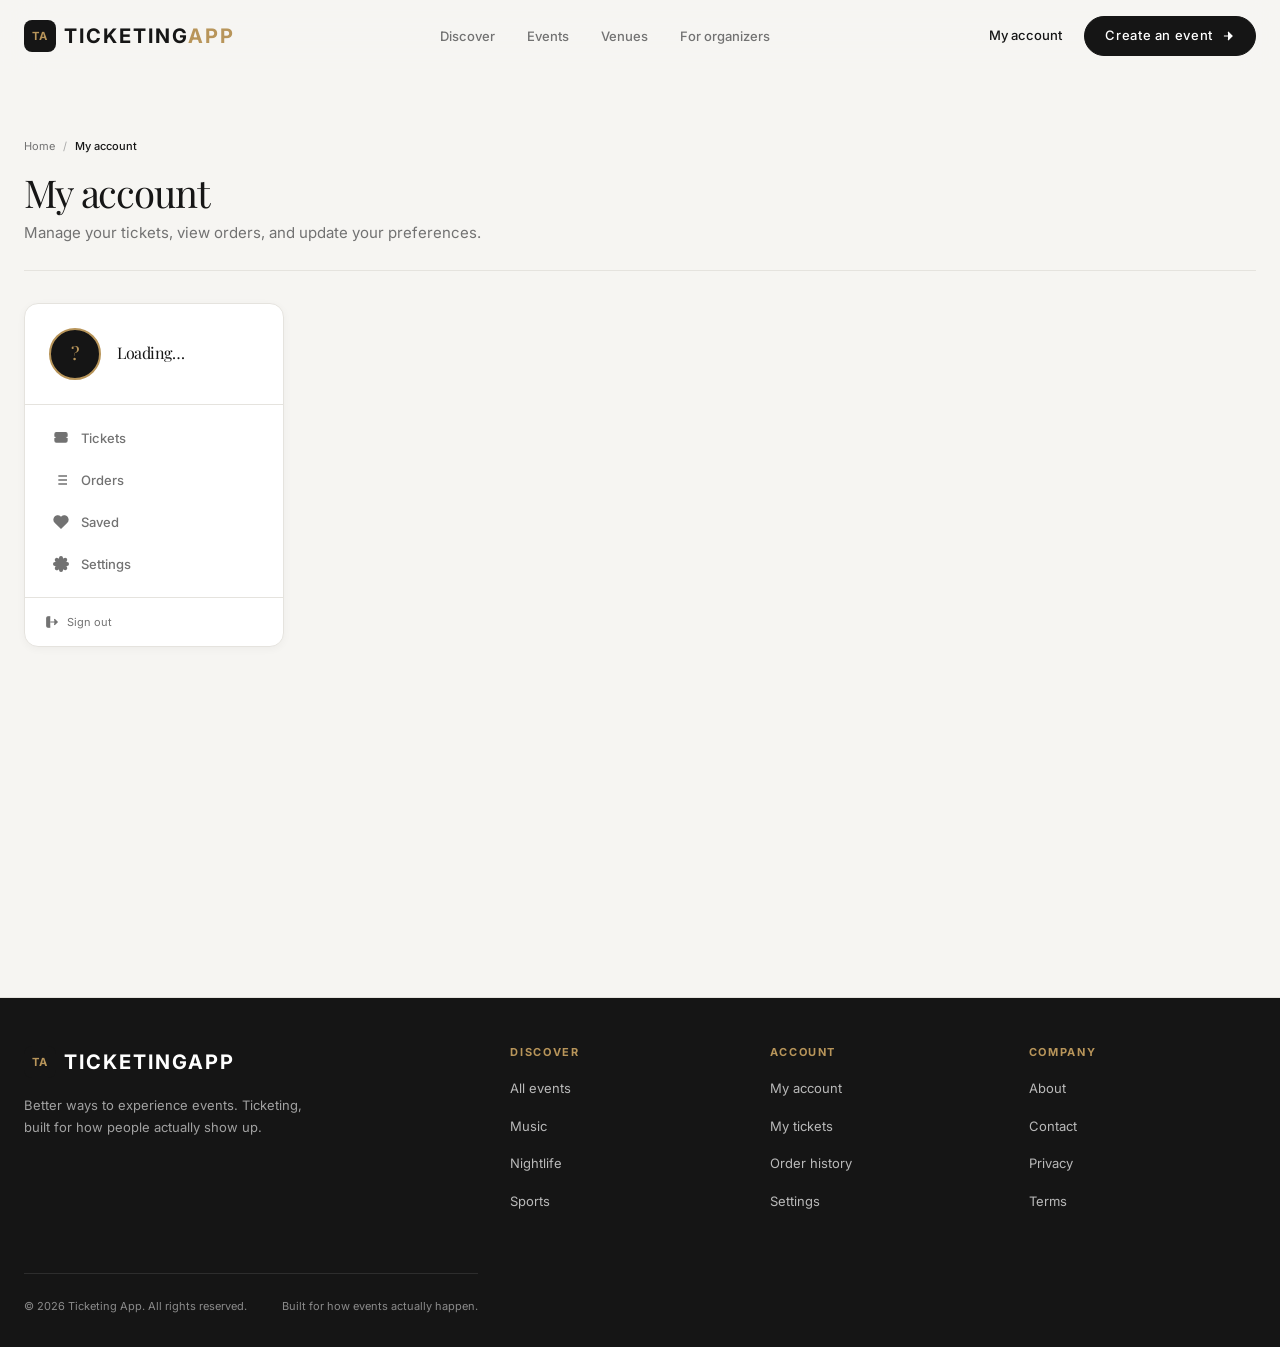
<file: account.html>
<!DOCTYPE html>
<html lang="en">
<head>
  <meta charset="UTF-8">
  <meta name="viewport" content="width=device-width, initial-scale=1.0">
  <meta name="theme-color" content="#f6f5f2">
  <meta name="description" content="Manage your tickets, orders, and preferences.">

  <title>My account · Ticketing App</title>

  <!-- Fonts -->
  <link rel="preconnect" href="https://fonts.googleapis.com">
  <link rel="preconnect" href="https://fonts.gstatic.com" crossorigin>
  <link href="https://fonts.googleapis.com/css2?family=Inter:wght@300;400;500;600;700&family=Playfair+Display:ital,wght@0,400;0,600;1,400&display=swap" rel="stylesheet">

  <!-- Stylesheets -->
  <link rel="stylesheet" href="css/variables.css">
  <link rel="stylesheet" href="css/global.css">
  <link rel="stylesheet" href="css/navigation.css">
  <link rel="stylesheet" href="css/homepage.css">
  <link rel="stylesheet" href="css/account.css">
</head>

<body>

  <!-- ============================================================
       HEADER
       ============================================================ -->
  <header class="site-header" id="siteHeader">
    <nav class="navbar" aria-label="Main navigation">

      <a href="index.html" class="logo" aria-label="Ticketing App home">
        <span class="logo-mark" aria-hidden="true">TA</span>
        <span class="logo-text">Ticketing<span>App</span></span>
      </a>

      <ul class="nav-links">
        <li><a href="index.html" class="nav-link">Discover</a></li>
        <li><a href="events.html" class="nav-link">Events</a></li>
        <li><a href="venues.html" class="nav-link">Venues</a></li>
        <li><a href="curator/index.html" class="nav-link">For organizers</a></li>
      </ul>

      <div class="nav-actions">

        <a href="account.html" class="nav-auth">My account</a>

        <a href="curator/create-event.html" class="nav-cta">
          Create an event
          <svg viewBox="0 0 24 24" fill="none" stroke="currentColor" stroke-width="2" aria-hidden="true">
            <path d="M5 12h14M12 5l7 7-7 7"/>
          </svg>
        </a>

        <button
          class="nav-toggle"
          id="navToggle"
          aria-label="Open menu"
          aria-expanded="false"
          aria-controls="mobileDrawer"
        >
          <span class="nav-toggle-icon" aria-hidden="true">
            <span></span><span></span><span></span>
          </span>
        </button>

      </div>

    </nav>
  </header>

  <!-- ============================================================
       MOBILE DRAWER
       ============================================================ -->
  <div class="nav-overlay" id="navOverlay" aria-hidden="true"></div>

  <aside
    class="mobile-drawer"
    id="mobileDrawer"
    aria-label="Mobile navigation"
    aria-hidden="true"
  >
    <div class="mobile-drawer-header">
      <span class="logo-text" style="font-weight:700;">Menu</span>
      <button class="mobile-drawer-close" id="navClose" aria-label="Close menu">✕</button>
    </div>

    <div class="mobile-drawer-body">
      <ul class="mobile-nav-list">
        <li><a href="index.html" class="mobile-nav-link">Discover</a></li>
        <li><a href="events.html" class="mobile-nav-link">Events</a></li>
        <li><a href="venues.html" class="mobile-nav-link">Venues</a></li>
        <li><a href="account.html" class="mobile-nav-link">My account</a></li>
        <li><a href="curator/index.html" class="mobile-nav-link">For organizers</a></li>
      </ul>

      <div class="mobile-actions">
        <a href="curator/create-event.html" class="btn btn-primary btn-block">
          Create an event
        </a>
      </div>
    </div>
  </aside>

  <!-- ============================================================
       MAIN
       ============================================================ -->
  <main>

    <section class="account-page">
      <div class="container">

        <!-- ============================================================
             HEADER
             ============================================================ -->
        <div class="account-header">

          <ol class="breadcrumb">
            <li><a href="index.html">Home</a></li>
            <li>My account</li>
          </ol>

          <h1>My account</h1>
          <p>
            Manage your tickets, view orders, and update
            your preferences.
          </p>

        </div>

        <!-- ============================================================
             LAYOUT
             ============================================================ -->
        <div class="account-layout">

          <!-- ============================================================
               SIDEBAR
               ============================================================ -->
          <aside class="account-sidebar" aria-label="Account navigation">

            <div class="account-profile">
              <div class="account-avatar" id="accountAvatar">?</div>
              <div>
                <h4 class="account-user-name" id="accountUserName">Loading…</h4>
                <p class="account-user-email" id="accountUserEmail"></p>
              </div>
            </div>

            <ul class="account-nav">
              <li>
                <a class="account-nav-link" data-tab="tickets" role="button" tabindex="0">
                  <svg viewBox="0 0 24 24" fill="none" stroke="currentColor" stroke-width="2" aria-hidden="true">
                    <path d="M3 9V6a2 2 0 0 1 2-2h14a2 2 0 0 1 2 2v3a2 2 0 1 0 0 4v3a2 2 0 0 1-2 2H5a2 2 0 0 1-2-2v-3a2 2 0 1 0 0-4z"/>
                  </svg>
                  Tickets
                </a>
              </li>

              <li>
                <a class="account-nav-link" data-tab="orders" role="button" tabindex="0">
                  <svg viewBox="0 0 24 24" fill="none" stroke="currentColor" stroke-width="2" aria-hidden="true">
                    <path d="M8 6h13M8 12h13M8 18h13M3 6h.01M3 12h.01M3 18h.01"/>
                  </svg>
                  Orders
                </a>
              </li>

              <li>
                <a class="account-nav-link" data-tab="saved" role="button" tabindex="0">
                  <svg viewBox="0 0 24 24" fill="none" stroke="currentColor" stroke-width="2" aria-hidden="true">
                    <path d="M20.84 4.61a5.5 5.5 0 0 0-7.78 0L12 5.67l-1.06-1.06a5.5 5.5 0 0 0-7.78 7.78l1.06 1.06L12 21.23l7.78-7.78 1.06-1.06a5.5 5.5 0 0 0 0-7.78z"/>
                  </svg>
                  Saved
                </a>
              </li>

              <li>
                <a class="account-nav-link" data-tab="settings" role="button" tabindex="0">
                  <svg viewBox="0 0 24 24" fill="none" stroke="currentColor" stroke-width="2" aria-hidden="true">
                    <circle cx="12" cy="12" r="3"/>
                    <path d="M19.4 15a1.65 1.65 0 0 0 .33 1.82l.06.06a2 2 0 0 1 0 2.83 2 2 0 0 1-2.83 0l-.06-.06a1.65 1.65 0 0 0-1.82-.33 1.65 1.65 0 0 0-1 1.51V21a2 2 0 0 1-4 0v-.09A1.65 1.65 0 0 0 9 19.4a1.65 1.65 0 0 0-1.82.33l-.06.06a2 2 0 0 1-2.83 0 2 2 0 0 1 0-2.83l.06-.06a1.65 1.65 0 0 0 .33-1.82 1.65 1.65 0 0 0-1.51-1H3a2 2 0 0 1 0-4h.09A1.65 1.65 0 0 0 4.6 9a1.65 1.65 0 0 0-.33-1.82l-.06-.06a2 2 0 0 1 0-2.83 2 2 0 0 1 2.83 0l.06.06a1.65 1.65 0 0 0 1.82.33H9a1.65 1.65 0 0 0 1-1.51V3a2 2 0 0 1 4 0v.09a1.65 1.65 0 0 0 1 1.51 1.65 1.65 0 0 0 1.82-.33l.06-.06a2 2 0 0 1 2.83 0 2 2 0 0 1 0 2.83l-.06.06a1.65 1.65 0 0 0-.33 1.82V9a1.65 1.65 0 0 0 1.51 1H21a2 2 0 0 1 0 4h-.09a1.65 1.65 0 0 0-1.51 1z"/>
                  </svg>
                  Settings
                </a>
              </li>
            </ul>

            <div class="account-sidebar-footer">
              <a class="account-signout" href="#" role="button">
                <svg viewBox="0 0 24 24" fill="none" stroke="currentColor" stroke-width="2" aria-hidden="true">
                  <path d="M9 21H5a2 2 0 0 1-2-2V5a2 2 0 0 1 2-2h4"/>
                  <path d="m16 17 5-5-5-5M21 12H9"/>
                </svg>
                Sign out
              </a>
            </div>

          </aside>

          <!-- ============================================================
               CONTENT
               ============================================================ -->
          <div>

            <!-- Mobile tabs -->
            <div class="account-tabs" role="tablist" aria-label="Account sections">
              <button class="account-tab" data-tab="tickets" type="button">Tickets</button>
              <button class="account-tab" data-tab="orders" type="button">Orders</button>
              <button class="account-tab" data-tab="saved" type="button">Saved</button>
              <button class="account-tab" data-tab="settings" type="button">Settings</button>
            </div>

            <!-- ============================================================
                 PANEL — TICKETS
                 ============================================================ -->
            <div class="account-panel" id="panel-tickets">

              <div class="account-panel-header">
                <h2>My tickets</h2>
                <p>Your upcoming and past event tickets.</p>
              </div>

              <div class="tickets-grid" id="ticketsGrid">
                <!-- Populated by account.js -->
              </div>

            </div>

            <!-- ============================================================
                 PANEL — ORDERS
                 ============================================================ -->
            <div class="account-panel" id="panel-orders">

              <div class="account-panel-header">
                <h2>Order history</h2>
                <p>Every purchase you've made on Ticketing App.</p>
              </div>

              <div class="orders-table-wrap">
                <table class="orders-table">
                  <thead>
                    <tr>
                      <th scope="col">Order</th>
                      <th scope="col">Date</th>
                      <th scope="col">Total</th>
                      <th scope="col"><span class="sr-only">Actions</span></th>
                    </tr>
                  </thead>
                  <tbody id="ordersTableBody">
                    <!-- Populated by account.js -->
                  </tbody>
                </table>
              </div>

            </div>

            <!-- ============================================================
                 PANEL — SAVED
                 ============================================================ -->
            <div class="account-panel" id="panel-saved">

              <div class="account-panel-header">
                <h2>Saved events</h2>
                <p>Events you've bookmarked to view later.</p>
              </div>

              <div class="saved-grid" id="savedGrid">
                <!-- Populated by account.js -->
              </div>

            </div>

            <!-- ============================================================
                 PANEL — SETTINGS
                 ============================================================ -->
            <div class="account-panel" id="panel-settings">

              <div class="account-panel-header">
                <h2>Settings</h2>
                <p>Update your profile and preferences.</p>
              </div>

              <!-- Profile -->
              <div class="settings-section">
                <h3>Profile</h3>
                <p>Your personal information.</p>

                <form class="settings-form" id="profileForm">

                  <div class="settings-form-row">
                    <div class="form-group">
                      <label for="settingsFirstName">First name</label>
                      <input type="text" id="settingsFirstName" autocomplete="given-name">
                    </div>

                    <div class="form-group">
                      <label for="settingsLastName">Last name</label>
                      <input type="text" id="settingsLastName" autocomplete="family-name">
                    </div>
                  </div>

                  <div class="form-group">
                    <label for="settingsEmail">Email</label>
                    <input type="email" id="settingsEmail" autocomplete="email">
                  </div>

                  <div class="form-group">
                    <label for="settingsPhone">Phone</label>
                    <input type="tel" id="settingsPhone" autocomplete="tel">
                  </div>

                  <div style="display:flex;justify-content:flex-end;gap:8px;">
                    <button type="submit" class="btn btn-primary">Save changes</button>
                  </div>

                </form>
              </div>

              <!-- Notifications -->
              <div class="settings-section">
                <h3>Notifications</h3>
                <p>Choose what we send you.</p>

                <div class="settings-toggle">
                  <div class="settings-toggle-text">
                    <h4>Event updates</h4>
                    <p>Get notified when events you've saved go on sale.</p>
                  </div>
                  <label class="switch">
                    <input type="checkbox" id="notifEvents" name="notifEvents" checked>
                    <span class="switch-slider"></span>
                  </label>
                </div>

                <div class="settings-toggle">
                  <div class="settings-toggle-text">
                    <h4>Order reminders</h4>
                    <p>Receive reminders before event day.</p>
                  </div>
                  <label class="switch">
                    <input type="checkbox" id="notifOrders" name="notifOrders" checked>
                    <span class="switch-slider"></span>
                  </label>
                </div>

                <div class="settings-toggle">
                  <div class="settings-toggle-text">
                    <h4>Marketing emails</h4>
                    <p>Occasional offers and recommendations.</p>
                  </div>
                  <label class="switch">
                    <input type="checkbox" id="notifMarketing" name="notifMarketing">
                    <span class="switch-slider"></span>
                  </label>
                </div>
              </div>

              <!-- Danger zone -->
              <div class="settings-section settings-danger">
                <h3>Danger zone</h3>
                <p>Irreversible actions.</p>
                <button class="settings-danger-btn" id="deleteAccountBtn" type="button">
                  <svg viewBox="0 0 24 24" fill="none" stroke="currentColor" stroke-width="2" style="width:14px;height:14px;" aria-hidden="true">
                    <path d="M3 6h18M8 6V4a2 2 0 0 1 2-2h4a2 2 0 0 1 2 2v2M19 6v14a2 2 0 0 1-2 2H7a2 2 0 0 1-2-2V6"/>
                  </svg>
                  Delete account
                </button>
              </div>

            </div>

          </div>

        </div>

      </div>
    </section>

  </main>

  <!-- ============================================================
       FOOTER
       ============================================================ -->
  <footer class="site-footer">
    <div class="container">

      <div>
        <a href="index.html" class="logo">
          <span class="logo-mark" aria-hidden="true">TA</span>
          <span class="logo-text">Ticketing<span>App</span></span>
        </a>
        <p class="site-footer-tagline">
          Better ways to experience events. Ticketing, built for how
          people actually show up.
        </p>
      </div>

      <div>
        <h4>Discover</h4>
        <ul>
          <li><a href="events.html">All events</a></li>
          <li><a href="events.html?category=music">Music</a></li>
          <li><a href="events.html?category=nightlife">Nightlife</a></li>
          <li><a href="events.html?category=sports">Sports</a></li>
        </ul>
      </div>

      <div>
        <h4>Account</h4>
        <ul>
          <li><a href="account.html">My account</a></li>
          <li><a href="account.html#tickets">My tickets</a></li>
          <li><a href="account.html#orders">Order history</a></li>
          <li><a href="account.html#settings">Settings</a></li>
        </ul>
      </div>

      <div>
        <h4>Company</h4>
        <ul>
          <li><a href="#">About</a></li>
          <li><a href="#">Contact</a></li>
          <li><a href="#">Privacy</a></li>
          <li><a href="#">Terms</a></li>
        </ul>
      </div>

    </div>

    <div class="container">
      <div class="site-footer-bottom">
        <span>© <span id="footerYear">2026</span> Ticketing App. All rights reserved.</span>
        <span>Built for how events actually happen.</span>
      </div>
    </div>
  </footer>

  <!-- ============================================================
       SCRIPTS
       ============================================================ -->
  <script src="js/currency.js"></script>
  <script src="js/fees.js"></script>
  <script src="js/data.js"></script>
  <script src="js/analytics.js"></script>
  <script src="js/navigation.js"></script>
  <script src="js/account.js"></script>

  <script>
    // Auto-update footer year
    (function () {
      const el = document.getElementById("footerYear");
      if (el) el.textContent = new Date().getFullYear();
    })();

    // Optional: enable debug in dev
    // Analytics.enableDebug();
    // Nav.enableDebug();
    // Account.enableDebug();
  </script>

</body>
</html>
</file>
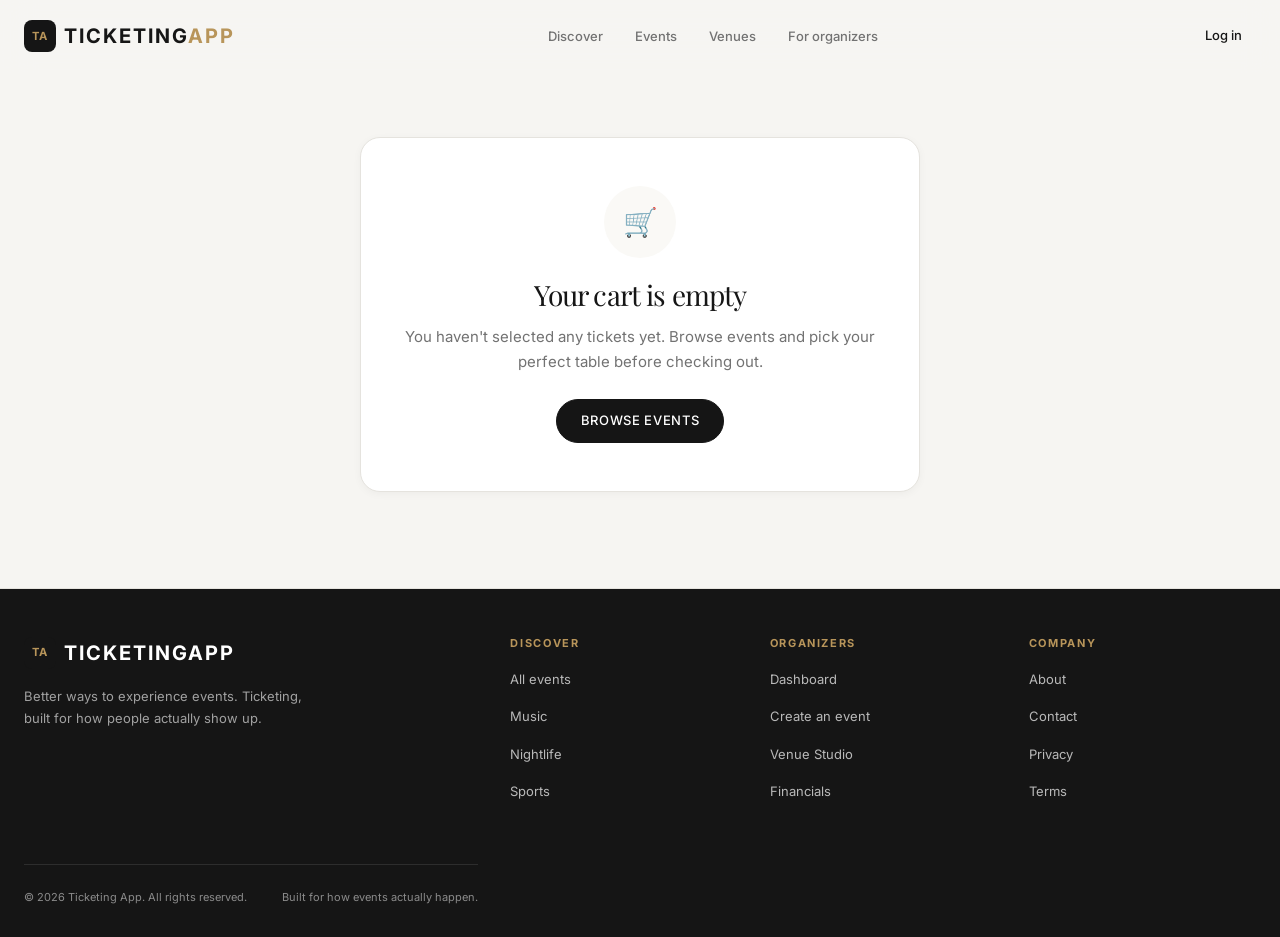
<file: checkout.html>
<!DOCTYPE html>
<html lang="en">
<head>
  <meta charset="UTF-8">
  <meta name="viewport" content="width=device-width, initial-scale=1.0">
  <meta name="theme-color" content="#f6f5f2">
  <meta name="description" content="Complete your ticket purchase securely.">

  <title>Checkout · Ticketing App</title>

  <!-- Fonts -->
  <link rel="preconnect" href="https://fonts.googleapis.com">
  <link rel="preconnect" href="https://fonts.gstatic.com" crossorigin>
  <link href="https://fonts.googleapis.com/css2?family=Inter:wght@300;400;500;600;700&family=Playfair+Display:ital,wght@0,400;0,600;1,400&display=swap" rel="stylesheet">

  <!-- Stylesheets -->
  <link rel="stylesheet" href="css/variables.css">
  <link rel="stylesheet" href="css/global.css">
  <link rel="stylesheet" href="css/navigation.css">
  <link rel="stylesheet" href="css/homepage.css">
  <link rel="stylesheet" href="css/checkout.css">
</head>

<body>

  <!-- ============================================================
       HEADER
       ============================================================ -->
  <header class="site-header" id="siteHeader">
    <nav class="navbar" aria-label="Main navigation">

      <a href="index.html" class="logo" aria-label="Ticketing App home">
        <span class="logo-mark" aria-hidden="true">TA</span>
        <span class="logo-text">Ticketing<span>App</span></span>
      </a>

      <ul class="nav-links">
        <li><a href="index.html" class="nav-link">Discover</a></li>
        <li><a href="events.html" class="nav-link">Events</a></li>
        <li><a href="venues.html" class="nav-link">Venues</a></li>
        <li><a href="curator/index.html" class="nav-link">For organizers</a></li>
      </ul>

      <div class="nav-actions">

        <a href="account.html" class="nav-auth">Log in</a>

        <button
          class="nav-toggle"
          id="navToggle"
          aria-label="Open menu"
          aria-expanded="false"
          aria-controls="mobileDrawer"
        >
          <span class="nav-toggle-icon" aria-hidden="true">
            <span></span><span></span><span></span>
          </span>
        </button>

      </div>

    </nav>
  </header>

  <!-- ============================================================
       MOBILE DRAWER
       ============================================================ -->
  <div class="nav-overlay" id="navOverlay" aria-hidden="true"></div>

  <aside
    class="mobile-drawer"
    id="mobileDrawer"
    aria-label="Mobile navigation"
    aria-hidden="true"
  >
    <div class="mobile-drawer-header">
      <span class="logo-text" style="font-weight:700;">Menu</span>
      <button class="mobile-drawer-close" id="navClose" aria-label="Close menu">✕</button>
    </div>

    <div class="mobile-drawer-body">
      <ul class="mobile-nav-list">
        <li><a href="index.html" class="mobile-nav-link">Discover</a></li>
        <li><a href="events.html" class="mobile-nav-link">Events</a></li>
        <li><a href="venues.html" class="mobile-nav-link">Venues</a></li>
        <li><a href="curator/index.html" class="mobile-nav-link">For organizers</a></li>
        <li><a href="account.html" class="mobile-nav-link">Log in</a></li>
      </ul>
    </div>
  </aside>

  <!-- ============================================================
       MAIN
       ============================================================ -->
  <main>

    <section class="checkout-page">
      <div class="container">

        <!-- ============================================================
             HEADER
             ============================================================ -->
        <div class="checkout-header">

          <ol class="breadcrumb">
            <li><a href="index.html">Home</a></li>
            <li><a href="events.html">Events</a></li>
            <li>Checkout</li>
          </ol>

          <h1>Complete your purchase</h1>
          <p>
            Review your selection and enter your details
            to confirm your booking.
          </p>

        </div>

        <!-- ============================================================
             HOLD BANNER
             ============================================================ -->
        <div class="hold-banner" role="status" aria-live="polite">
          <svg viewBox="0 0 24 24" fill="none" stroke="currentColor" stroke-width="2" aria-hidden="true">
            <circle cx="12" cy="12" r="10"/>
            <path d="M12 6v6l4 2"/>
          </svg>
          <span>
            Tables held for
            <strong id="holdTimerValue">10:00</strong>
            — complete checkout before time runs out.
          </span>
        </div>

        <!-- ============================================================
             CHECKOUT LAYOUT
             ============================================================ -->
        <div class="checkout-layout">

          <!-- ============================================================
               LEFT — FORM
               ============================================================ -->
          <div>

            <!-- SECTION 1 — BUYER DETAILS -->
            <div class="checkout-section">

              <div class="checkout-section-header">
                <span class="checkout-section-number" aria-hidden="true">1</span>
                <div>
                  <h2>Your details</h2>
                  <p>We'll send your tickets to this email.</p>
                </div>
              </div>

              <div class="checkout-form">

                <div class="form-row">
                  <div class="form-group">
                    <label for="firstName">
                      First name
                      <span class="required" aria-hidden="true">*</span>
                    </label>
                    <input
                      type="text"
                      id="firstName"
                      name="firstName"
                      placeholder="Sipho"
                      autocomplete="given-name"
                      required
                    >
                    <span class="form-error-text">First name is required</span>
                  </div>

                  <div class="form-group">
                    <label for="lastName">
                      Last name
                      <span class="required" aria-hidden="true">*</span>
                    </label>
                    <input
                      type="text"
                      id="lastName"
                      name="lastName"
                      placeholder="Mokoena"
                      autocomplete="family-name"
                      required
                    >
                    <span class="form-error-text">Last name is required</span>
                  </div>
                </div>

                <div class="form-group">
                  <label for="email">
                    Email address
                    <span class="required" aria-hidden="true">*</span>
                  </label>
                  <input
                    type="email"
                    id="email"
                    name="email"
                    placeholder="you@example.com"
                    autocomplete="email"
                    required
                  >
                  <span class="form-hint">
                    Your digital tickets will be sent here.
                  </span>
                  <span class="form-error-text">
                    Please enter a valid email address
                  </span>
                </div>

                <div class="form-group">
                  <label for="phone">Phone number</label>
                  <input
                    type="tel"
                    id="phone"
                    name="phone"
                    placeholder="+27 82 123 4567"
                    autocomplete="tel"
                  >
                </div>

              </div>

            </div>

            <!-- SECTION 2 — PAYMENT -->
            <div class="checkout-section">

              <div class="checkout-section-header">
                <span class="checkout-section-number" aria-hidden="true">2</span>
                <div>
                  <h2>Payment method</h2>
                  <p>All transactions are secure and encrypted.</p>
                </div>
              </div>

              <div class="payment-methods" role="radiogroup" aria-label="Payment method">

                <label class="payment-method is-selected">
                  <input type="radio" name="payment" value="payfast" checked>
                  <span class="payment-method-icon" aria-hidden="true">💳</span>
                  <span class="payment-method-info">
                    <span class="payment-method-name">PayFast</span>
                    <span class="payment-method-desc">Card, EFT, SnapScan, Mobicred</span>
                  </span>
                </label>

                <label class="payment-method">
                  <input type="radio" name="payment" value="yoco">
                  <span class="payment-method-icon" aria-hidden="true">⚡</span>
                  <span class="payment-method-info">
                    <span class="payment-method-name">Yoco</span>
                    <span class="payment-method-desc">Fast card payments</span>
                  </span>
                </label>

                <label class="payment-method">
                  <input type="radio" name="payment" value="stripe">
                  <span class="payment-method-icon" aria-hidden="true">🌍</span>
                  <span class="payment-method-info">
                    <span class="payment-method-name">Stripe</span>
                    <span class="payment-method-desc">International cards</span>
                  </span>
                </label>

                <label class="payment-method">
                  <input type="radio" name="payment" value="peach">
                  <span class="payment-method-icon" aria-hidden="true">🍑</span>
                  <span class="payment-method-info">
                    <span class="payment-method-name">Peach Payments</span>
                    <span class="payment-method-desc">Card, Instant EFT</span>
                  </span>
                </label>

              </div>

              <!-- Card fields -->
              <div class="card-fields is-visible" id="cardFields">

                <div class="card-visual" aria-hidden="true">
                  <div class="card-visual-top">
                    <div class="card-visual-chip"></div>
                    <div class="card-visual-brand">VISA</div>
                  </div>
                  <div class="card-visual-number" id="cardNumberDisplay">
                    •••• •••• •••• ••••
                  </div>
                  <div class="card-visual-bottom">
                    <div>
                      <div class="card-visual-label">Card holder</div>
                      <div class="card-visual-value" id="cardHolderDisplay">
                        YOUR NAME
                      </div>
                    </div>
                    <div>
                      <div class="card-visual-label">Expires</div>
                      <div class="card-visual-value" id="cardExpiryDisplay">
                        MM/YY
                      </div>
                    </div>
                  </div>
                </div>

                <div class="checkout-form">

                  <div class="form-group">
                    <label for="cardNumber">
                      Card number
                      <span class="required" aria-hidden="true">*</span>
                    </label>
                    <input
                      type="text"
                      id="cardNumber"
                      name="cardNumber"
                      placeholder="1234 5678 9012 3456"
                      inputmode="numeric"
                      autocomplete="cc-number"
                      maxlength="19"
                    >
                    <span class="form-error-text">
                      Please enter a valid card number
                    </span>
                  </div>

                  <div class="form-group">
                    <label for="cardHolder">
                      Card holder name
                      <span class="required" aria-hidden="true">*</span>
                    </label>
                    <input
                      type="text"
                      id="cardHolder"
                      name="cardHolder"
                      placeholder="As shown on card"
                      autocomplete="cc-name"
                    >
                    <span class="form-error-text">
                      Card holder name is required
                    </span>
                  </div>

                  <div class="card-fields-row">
                    <div class="form-group">
                      <label for="cardExpiry">
                        Expiry
                        <span class="required" aria-hidden="true">*</span>
                      </label>
                      <input
                        type="text"
                        id="cardExpiry"
                        name="cardExpiry"
                        placeholder="MM/YY"
                        inputmode="numeric"
                        autocomplete="cc-exp"
                        maxlength="5"
                      >
                      <span class="form-error-text">
                        Enter a valid expiry (MM/YY)
                      </span>
                    </div>

                    <div class="form-group">
                      <label for="cardCvc">
                        CVC
                        <span class="required" aria-hidden="true">*</span>
                      </label>
                      <input
                        type="text"
                        id="cardCvc"
                        name="cardCvc"
                        placeholder="123"
                        inputmode="numeric"
                        autocomplete="cc-csc"
                        maxlength="4"
                      >
                      <span class="form-error-text">
                        Enter a valid CVC
                      </span>
                    </div>
                  </div>

                </div>

              </div>

            </div>

          </div>

          <!-- ============================================================
               RIGHT — ORDER SUMMARY
               ============================================================ -->
          <aside class="order-summary" aria-label="Order summary">

            <div class="order-summary-header" id="orderHeader">
              <h3>Order summary</h3>
              <span class="badge" id="orderBadge">—</span>
            </div>

            <div class="order-summary-event" id="orderEvent">
              <!-- Populated by checkout.js -->
            </div>

            <div class="order-summary-body" id="orderBody">
              <!-- Populated by checkout.js -->
            </div>

            <div class="order-summary-footer" id="orderFooter">
              <!-- Populated by checkout.js -->
            </div>

            <div class="checkout-trust">
              <span class="checkout-trust-item">
                <svg viewBox="0 0 24 24" fill="none" stroke="currentColor" stroke-width="2" aria-hidden="true">
                  <path d="M20 6 9 17l-5-5"/>
                </svg>
                SSL encrypted
              </span>
              <span class="checkout-trust-item">
                <svg viewBox="0 0 24 24" fill="none" stroke="currentColor" stroke-width="2" aria-hidden="true">
                  <path d="M20 6 9 17l-5-5"/>
                </svg>
                Instant tickets
              </span>
              <span class="checkout-trust-item">
                <svg viewBox="0 0 24 24" fill="none" stroke="currentColor" stroke-width="2" aria-hidden="true">
                  <path d="M20 6 9 17l-5-5"/>
                </svg>
                Refund protection
              </span>
            </div>

          </aside>

        </div>

      </div>
    </section>

  </main>

  <!-- ============================================================
       FOOTER
       ============================================================ -->
  <footer class="site-footer">
    <div class="container">

      <div>
        <a href="index.html" class="logo">
          <span class="logo-mark" aria-hidden="true">TA</span>
          <span class="logo-text">Ticketing<span>App</span></span>
        </a>
        <p class="site-footer-tagline">
          Better ways to experience events. Ticketing, built for how
          people actually show up.
        </p>
      </div>

      <div>
        <h4>Discover</h4>
        <ul>
          <li><a href="events.html">All events</a></li>
          <li><a href="events.html?category=music">Music</a></li>
          <li><a href="events.html?category=nightlife">Nightlife</a></li>
          <li><a href="events.html?category=sports">Sports</a></li>
        </ul>
      </div>

      <div>
        <h4>Organizers</h4>
        <ul>
          <li><a href="curator/index.html">Dashboard</a></li>
          <li><a href="curator/create-event.html">Create an event</a></li>
          <li><a href="curator/venue-studio.html">Venue Studio</a></li>
          <li><a href="curator/finances.html">Financials</a></li>
        </ul>
      </div>

      <div>
        <h4>Company</h4>
        <ul>
          <li><a href="#">About</a></li>
          <li><a href="#">Contact</a></li>
          <li><a href="#">Privacy</a></li>
          <li><a href="#">Terms</a></li>
        </ul>
      </div>

    </div>

    <div class="container">
      <div class="site-footer-bottom">
        <span>© <span id="footerYear">2026</span> Ticketing App. All rights reserved.</span>
        <span>Built for how events actually happen.</span>
      </div>
    </div>
  </footer>

  <!-- ============================================================
       SCRIPTS
       ============================================================ -->
  <script src="js/currency.js"></script>
  <script src="js/fees.js"></script>
  <script src="js/data.js"></script>
  <script src="js/analytics.js"></script>
  <script src="js/navigation.js"></script>
  <script src="js/checkout.js"></script>

  <script>
    // Auto-update footer year
    (function () {
      const el = document.getElementById("footerYear");
      if (el) el.textContent = new Date().getFullYear();
    })();

    // Optional: enable debug in dev
    // Analytics.enableDebug();
    // Nav.enableDebug();
    // Checkout.enableDebug();
  </script>

</body>
</html>
</file>
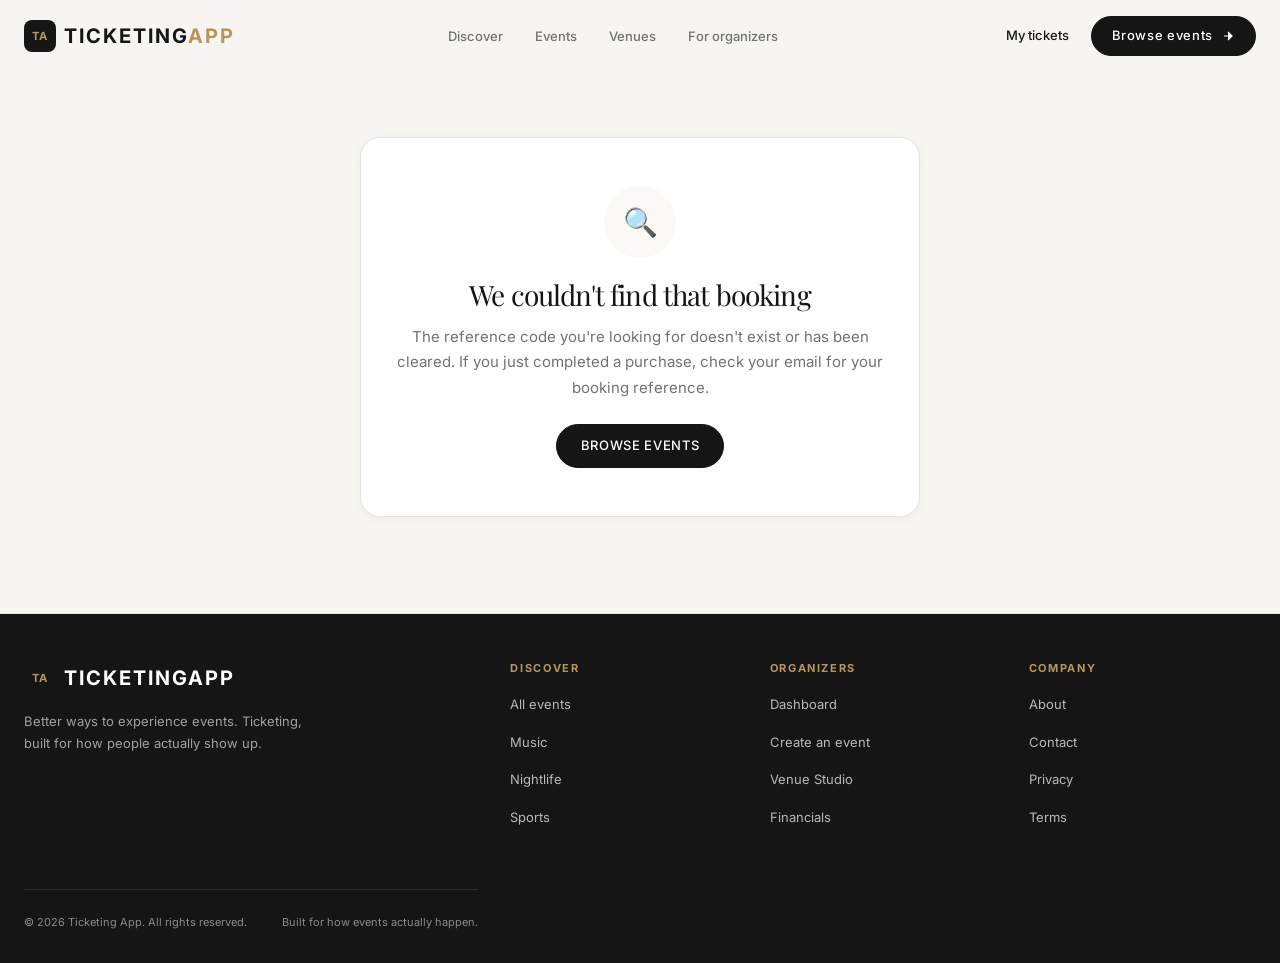
<file: confirmation.html>
<!DOCTYPE html>
<html lang="en">
<head>
  <meta charset="UTF-8">
  <meta name="viewport" content="width=device-width, initial-scale=1.0">
  <meta name="theme-color" content="#f6f5f2">
  <meta name="description" content="Your booking is confirmed.">

  <title>Booking confirmed · Ticketing App</title>

  <!-- Fonts -->
  <link rel="preconnect" href="https://fonts.googleapis.com">
  <link rel="preconnect" href="https://fonts.gstatic.com" crossorigin>
  <link href="https://fonts.googleapis.com/css2?family=Inter:wght@300;400;500;600;700&family=Playfair+Display:ital,wght@0,400;0,600;1,400&display=swap" rel="stylesheet">

  <!-- Stylesheets -->
  <link rel="stylesheet" href="css/variables.css">
  <link rel="stylesheet" href="css/global.css">
  <link rel="stylesheet" href="css/navigation.css">
  <link rel="stylesheet" href="css/homepage.css">
  <link rel="stylesheet" href="css/confirmation.css">
</head>

<body>

  <!-- ============================================================
       HEADER
       ============================================================ -->
  <header class="site-header" id="siteHeader">
    <nav class="navbar" aria-label="Main navigation">

      <a href="index.html" class="logo" aria-label="Ticketing App home">
        <span class="logo-mark" aria-hidden="true">TA</span>
        <span class="logo-text">Ticketing<span>App</span></span>
      </a>

      <ul class="nav-links">
        <li><a href="index.html" class="nav-link">Discover</a></li>
        <li><a href="events.html" class="nav-link">Events</a></li>
        <li><a href="venues.html" class="nav-link">Venues</a></li>
        <li><a href="curator/index.html" class="nav-link">For organizers</a></li>
      </ul>

      <div class="nav-actions">

        <a href="tickets.html" class="nav-auth">My tickets</a>

        <a href="events.html" class="nav-cta">
          Browse events
          <svg viewBox="0 0 24 24" fill="none" stroke="currentColor" stroke-width="2" aria-hidden="true">
            <path d="M5 12h14M12 5l7 7-7 7"/>
          </svg>
        </a>

        <button
          class="nav-toggle"
          id="navToggle"
          aria-label="Open menu"
          aria-expanded="false"
          aria-controls="mobileDrawer"
        >
          <span class="nav-toggle-icon" aria-hidden="true">
            <span></span><span></span><span></span>
          </span>
        </button>

      </div>

    </nav>
  </header>

  <!-- ============================================================
       MOBILE DRAWER
       ============================================================ -->
  <div class="nav-overlay" id="navOverlay" aria-hidden="true"></div>

  <aside
    class="mobile-drawer"
    id="mobileDrawer"
    aria-label="Mobile navigation"
    aria-hidden="true"
  >
    <div class="mobile-drawer-header">
      <span class="logo-text" style="font-weight:700;">Menu</span>
      <button class="mobile-drawer-close" id="navClose" aria-label="Close menu">✕</button>
    </div>

    <div class="mobile-drawer-body">
      <ul class="mobile-nav-list">
        <li><a href="index.html" class="mobile-nav-link">Discover</a></li>
        <li><a href="events.html" class="mobile-nav-link">Events</a></li>
        <li><a href="venues.html" class="mobile-nav-link">Venues</a></li>
        <li><a href="tickets.html" class="mobile-nav-link">My tickets</a></li>
        <li><a href="curator/index.html" class="mobile-nav-link">For organizers</a></li>
      </ul>
    </div>
  </aside>

  <!-- ============================================================
       MAIN
       ============================================================ -->
  <main>

    <section class="confirmation-page">
      <div class="container">
        <div class="confirmation-inner">

          <!-- ============================================================
               HERO
               ============================================================ -->
          <div class="confirmation-hero">

            <div class="confirmation-check" aria-hidden="true">
              <svg viewBox="0 0 24 24" fill="none" stroke="currentColor" stroke-linecap="round" stroke-linejoin="round">
                <path d="M5 13l4 4L19 7"/>
              </svg>
            </div>

            <h1>You're in.</h1>

            <p id="confirmationHeroDesc">
              Loading your booking…
            </p>

          </div>

          <!-- ============================================================
               REFERENCE CARD
               ============================================================ -->
          <div class="reference-card">

            <div>
              <span class="reference-label">Booking reference</span>
              <div class="reference-value" id="referenceValue">—</div>
            </div>

            <button class="reference-copy" id="referenceCopy" type="button" aria-label="Copy booking reference">
              <svg viewBox="0 0 24 24" fill="none" stroke="currentColor" stroke-width="2" aria-hidden="true">
                <rect x="9" y="9" width="13" height="13" rx="2"/>
                <path d="M5 15H4a2 2 0 0 1-2-2V4a2 2 0 0 1 2-2h9a2 2 0 0 1 2 2v1"/>
              </svg>
              Copy
            </button>

          </div>

          <!-- ============================================================
               DETAILS CARD
               ============================================================ -->
          <div class="details-card">

            <div class="details-card-header">
              <h3>Order details</h3>
              <span class="badge badge-success">Confirmed</span>
            </div>

            <div class="details-card-body">

              <!-- Event grid -->
              <div class="event-details-grid" id="eventDetailsGrid">
                <!-- Populated by confirmation.js -->
              </div>

              <!-- Items -->
              <table class="order-table">
                <thead>
                  <tr>
                    <th scope="col">Ticket</th>
                    <th scope="col">Qty</th>
                    <th scope="col">Price</th>
                  </tr>
                </thead>
                <tbody id="orderTableBody">
                  <!-- Populated by confirmation.js -->
                </tbody>
              </table>

              <!-- Totals -->
              <div class="totals-block" id="totalsBlock">
                <!-- Populated by confirmation.js -->
              </div>

            </div>

          </div>

          <!-- ============================================================
               NEXT STEPS
               ============================================================ -->
          <div class="next-steps">

            <h3>What happens next</h3>
            <p>Everything you need to know before event day.</p>

            <ul class="next-steps-list">

              <li class="next-step">
                <span class="next-step-number" aria-hidden="true">1</span>
                <div class="next-step-content">
                  <h4>Check your email</h4>
                  <p>
                    We've sent your tickets and receipt to the email
                    address you provided. Check your spam folder if
                    you don't see it within a few minutes.
                  </p>
                </div>
              </li>

              <li class="next-step">
                <span class="next-step-number" aria-hidden="true">2</span>
                <div class="next-step-content">
                  <h4>Save your tickets</h4>
                  <p>
                    Your tickets live in your account and can be added
                    to Apple Wallet or Google Pay for quick access at
                    the door.
                  </p>
                </div>
              </li>

              <li class="next-step">
                <span class="next-step-number" aria-hidden="true">3</span>
                <div class="next-step-content">
                  <h4>Show up</h4>
                  <p>
                    Present your QR code at the venue entrance. Arrive
                    early to skip the queue and enjoy the full experience.
                  </p>
                </div>
              </li>

            </ul>

          </div>

          <!-- ============================================================
               QR PREVIEW
               ============================================================ -->
          <div class="qr-preview">

            <div class="qr-code-box" id="qrCodeBox" aria-label="Ticket QR code">
              <!-- Populated by confirmation.js -->
            </div>

            <div class="qr-text">
              <h3>Your entry pass</h3>
              <p>
                This QR code is your ticket. Show it at the door, or
                find it any time in your account under "My tickets".
              </p>
            </div>

          </div>

          <!-- ============================================================
               ACTIONS
               ============================================================ -->
          <div class="confirmation-actions">

            <a href="tickets.html" class="btn btn-primary">
              View my tickets
            </a>

            <button
              class="btn btn-secondary"
              id="addToCalendarBtn"
              type="button"
            >
              <svg viewBox="0 0 24 24" fill="none" stroke="currentColor" stroke-width="2" aria-hidden="true">
                <rect x="3" y="4" width="18" height="18" rx="2"/>
                <path d="M16 2v4M8 2v4M3 10h18"/>
              </svg>
              Add to calendar
            </button>

            <button
              class="btn btn-secondary"
              id="shareEventBtn"
              type="button"
            >
              <svg viewBox="0 0 24 24" fill="none" stroke="currentColor" stroke-width="2" aria-hidden="true">
                <circle cx="18" cy="5" r="3"/>
                <circle cx="6" cy="12" r="3"/>
                <circle cx="18" cy="19" r="3"/>
                <path d="m8.59 13.51 6.83 3.98M15.41 6.51 8.59 10.49"/>
              </svg>
              Share event
            </button>

          </div>

          <!-- ============================================================
               RECOMMENDATIONS
               ============================================================ -->
          <div class="confirmation-recommendations" id="recommendationsSection">

            <div class="section-header">
              <h2>While you're here</h2>
              <p>Other events you might enjoy.</p>
            </div>

            <div class="recommendation-grid" id="recommendationGrid">
              <!-- Populated by confirmation.js -->
            </div>

          </div>

        </div>
      </div>
    </section>

  </main>

  <!-- ============================================================
       FOOTER
       ============================================================ -->
  <footer class="site-footer">
    <div class="container">

      <div>
        <a href="index.html" class="logo">
          <span class="logo-mark" aria-hidden="true">TA</span>
          <span class="logo-text">Ticketing<span>App</span></span>
        </a>
        <p class="site-footer-tagline">
          Better ways to experience events. Ticketing, built for how
          people actually show up.
        </p>
      </div>

      <div>
        <h4>Discover</h4>
        <ul>
          <li><a href="events.html">All events</a></li>
          <li><a href="events.html?category=music">Music</a></li>
          <li><a href="events.html?category=nightlife">Nightlife</a></li>
          <li><a href="events.html?category=sports">Sports</a></li>
        </ul>
      </div>

      <div>
        <h4>Organizers</h4>
        <ul>
          <li><a href="curator/index.html">Dashboard</a></li>
          <li><a href="curator/create-event.html">Create an event</a></li>
          <li><a href="curator/venue-studio.html">Venue Studio</a></li>
          <li><a href="curator/finances.html">Financials</a></li>
        </ul>
      </div>

      <div>
        <h4>Company</h4>
        <ul>
          <li><a href="#">About</a></li>
          <li><a href="#">Contact</a></li>
          <li><a href="#">Privacy</a></li>
          <li><a href="#">Terms</a></li>
        </ul>
      </div>

    </div>

    <div class="container">
      <div class="site-footer-bottom">
        <span>© <span id="footerYear">2026</span> Ticketing App. All rights reserved.</span>
        <span>Built for how events actually happen.</span>
      </div>
    </div>
  </footer>

  <!-- ============================================================
       SCRIPTS
       ============================================================ -->
  <script src="js/currency.js"></script>
  <script src="js/fees.js"></script>
  <script src="js/data.js"></script>
  <script src="js/analytics.js"></script>
  <script src="js/navigation.js"></script>
  <script src="js/confirmation.js"></script>

  <script>
    // Auto-update footer year
    (function () {
      const el = document.getElementById("footerYear");
      if (el) el.textContent = new Date().getFullYear();
    })();

    // Optional: enable debug in dev
    // Analytics.enableDebug();
    // Nav.enableDebug();
    // Confirmation.enableDebug();
  </script>

</body>
</html>
</file>
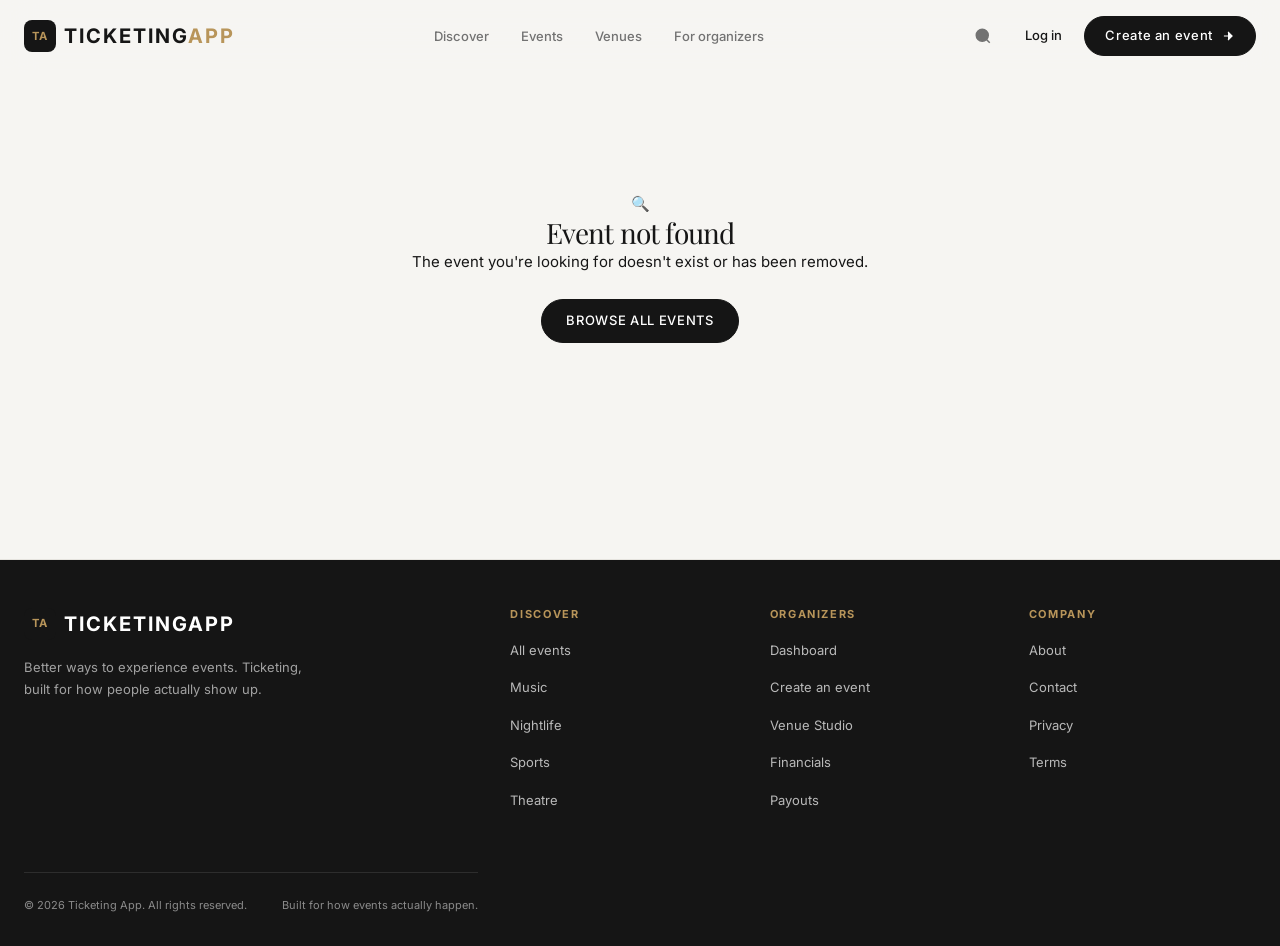
<file: event.html>
<!DOCTYPE html>
<html lang="en">
<head>
  <meta charset="UTF-8">
  <meta name="viewport" content="width=device-width, initial-scale=1.0">
  <meta name="theme-color" content="#f6f5f2">
  <meta name="description" content="">

  <title>Event · Ticketing App</title>

  <!-- Fonts -->
  <link rel="preconnect" href="https://fonts.googleapis.com">
  <link rel="preconnect" href="https://fonts.gstatic.com" crossorigin>
  <link href="https://fonts.googleapis.com/css2?family=Inter:wght@300;400;500;600;700&family=Playfair+Display:ital,wght@0,400;0,600;1,400&display=swap" rel="stylesheet">

  <!-- Stylesheets -->
  <link rel="stylesheet" href="css/variables.css">
  <link rel="stylesheet" href="css/global.css">
  <link rel="stylesheet" href="css/navigation.css">
  <link rel="stylesheet" href="css/homepage.css">
  <link rel="stylesheet" href="css/event.css">
</head>

<body>

  <!-- ============================================================
       HEADER
       ============================================================ -->
  <header class="site-header" id="siteHeader">
    <nav class="navbar" aria-label="Main navigation">

      <a href="index.html" class="logo" aria-label="Ticketing App home">
        <span class="logo-mark" aria-hidden="true">TA</span>
        <span class="logo-text">Ticketing<span>App</span></span>
      </a>

      <ul class="nav-links">
        <li><a href="index.html" class="nav-link">Discover</a></li>
        <li><a href="events.html" class="nav-link">Events</a></li>
        <li><a href="venues.html" class="nav-link">Venues</a></li>
        <li><a href="curator/index.html" class="nav-link">For organizers</a></li>
      </ul>

      <div class="nav-actions">

        <button class="nav-search" aria-label="Search events">
          <svg viewBox="0 0 24 24" fill="none" stroke="currentColor" stroke-width="2" aria-hidden="true">
            <circle cx="11" cy="11" r="8"/>
            <path d="m21 21-4.35-4.35"/>
          </svg>
        </button>

        <a href="account.html" class="nav-auth">Log in</a>

        <a href="curator/create-event.html" class="nav-cta">
          Create an event
          <svg viewBox="0 0 24 24" fill="none" stroke="currentColor" stroke-width="2" aria-hidden="true">
            <path d="M5 12h14M12 5l7 7-7 7"/>
          </svg>
        </a>

        <button
          class="nav-toggle"
          id="navToggle"
          aria-label="Open menu"
          aria-expanded="false"
          aria-controls="mobileDrawer"
        >
          <span class="nav-toggle-icon" aria-hidden="true">
            <span></span><span></span><span></span>
          </span>
        </button>

      </div>

    </nav>
  </header>

  <!-- ============================================================
       MOBILE DRAWER
       ============================================================ -->
  <div class="nav-overlay" id="navOverlay" aria-hidden="true"></div>

  <aside
    class="mobile-drawer"
    id="mobileDrawer"
    aria-label="Mobile navigation"
    aria-hidden="true"
  >
    <div class="mobile-drawer-header">
      <span class="logo-text" style="font-weight:700;">Menu</span>
      <button class="mobile-drawer-close" id="navClose" aria-label="Close menu">✕</button>
    </div>

    <div class="mobile-drawer-body">
      <ul class="mobile-nav-list">
        <li><a href="index.html" class="mobile-nav-link">Discover</a></li>
        <li><a href="events.html" class="mobile-nav-link">Events</a></li>
        <li><a href="venues.html" class="mobile-nav-link">Venues</a></li>
        <li><a href="curator/index.html" class="mobile-nav-link">For organizers</a></li>
        <li><a href="account.html" class="mobile-nav-link">Log in</a></li>
      </ul>

      <div class="mobile-actions">
        <a href="curator/create-event.html" class="btn btn-primary btn-block">
          Create an event
        </a>
      </div>
    </div>
  </aside>

  <!-- ============================================================
       MAIN
       ============================================================ -->
  <main id="eventMain">

    <!-- ============================================================
         HERO — populated by event.js
         ============================================================ -->
    <section class="event-hero">
      <div class="event-hero-backdrop" id="eventHeroBackdrop" aria-hidden="true"></div>

      <div class="container">
        <div class="event-hero-inner">

          <div class="event-hero-content">

            <div class="event-hero-breadcrumb" id="eventBreadcrumb"></div>

            <span class="event-hero-category" id="eventCategory"></span>

            <h1 class="event-hero-title" id="eventTitle">
              Loading event…
            </h1>

            <p class="event-hero-description" id="eventDescription"></p>

            <div class="event-meta-grid" id="eventMetaGrid"></div>

          </div>

          <div class="event-hero-image" id="eventHeroImage"></div>

        </div>
      </div>
    </section>

    <!-- ============================================================
         EVENT BODY
         ============================================================ -->
    <section class="event-body">
      <div class="container">
        <div class="event-body-layout">

          <!-- ============================================================
               LEFT COLUMN — Sections
               ============================================================ -->
          <div>

            <!-- CHOOSE YOUR WAY -->
            <div class="event-section">
              <h2 class="event-section-title">Choose your way</h2>
              <p class="event-section-subtitle">
                Pick your exact seat on the venue map, or choose from
                the available ticket options.
              </p>

              <div class="selection-methods">
                <div class="selection-method is-active" data-method="map" role="button" tabindex="0">
                  <span class="selection-method-icon" aria-hidden="true">◈</span>
                  <h4>Choose on the map</h4>
                  <p>Select your exact seat, table, booth or lounge.</p>
                  <span class="selection-method-cta">Open venue map →</span>
                </div>
                <div class="selection-method" data-method="list" role="button" tabindex="0">
                  <span class="selection-method-icon" aria-hidden="true">☰</span>
                  <h4>Quick selection</h4>
                  <p>Choose a ticket or area without navigating the venue.</p>
                  <span class="selection-method-cta">View ticket options →</span>
                </div>
              </div>
            </div>

            <!-- MAP VIEW -->
            <div class="event-section" id="selectionMethodMap">
              <h2 class="event-section-title">Venue</h2>
              <p class="event-section-subtitle" id="venueName">Loading venue…</p>
              <p
                class="event-section-subtitle"
                id="venueAddress"
                style="margin-top:-8px; font-size: var(--text-sm);"
              ></p>

              <div class="venue-map-wrapper">
                <div class="venue-map-toolbar">
                  <div class="venue-map-toolbar-left">
                    <button class="tool-btn" type="button" aria-label="Fit to view">FIT</button>
                    <button class="tool-btn" type="button" aria-label="Zoom in">+</button>
                  </div>
                  <span class="venue-map-toolbar-hint">
                    Zoom to explore · Select a table
                  </span>
                </div>

                <div class="venue-map">
                  <div class="venue-map-placeholder">
                    <h4>Interactive venue map</h4>
                    <p>
                      The full interactive map loads here — with live tables,
                      booths and seats you can select directly.
                    </p>
                  </div>
                </div>
              </div>

              <p class="mt-4" style="font-size: var(--text-sm);">
                <a id="venueMapLink" href="#" target="_blank" rel="noopener" class="link-accent">
                  View on Google Maps →
                </a>
              </p>
            </div>

            <!-- LIST VIEW -->
            <div class="event-section" id="selectionMethodList" style="display:none;">
              <h2 class="event-section-title">Available tickets</h2>
              <p class="event-section-subtitle">
                Select a ticket type to continue to seat selection and checkout.
              </p>

              <div class="ticket-list" id="ticketList">
                <!-- Populated by event.js -->
              </div>
            </div>

          </div>

          <!-- ============================================================
               SIDEBAR — populated by event.js
               ============================================================ -->
          <aside class="event-sidebar">

            <div class="event-price-card">

              <span class="event-price-label">From</span>

              <div class="event-price-value">
                <strong id="sidebarPrice">R—</strong>
                <span>per ticket</span>
              </div>

              <div class="event-price-actions">
                <a href="#" id="sidebarGetTickets" class="btn btn-primary">
                  Get tickets
                </a>
                <button class="btn btn-secondary" id="shareEventBtn" type="button">
                  Share event
                </button>
              </div>

              <div class="event-price-trust">
                <svg viewBox="0 0 24 24" fill="none" stroke="currentColor" stroke-width="2" aria-hidden="true">
                  <path d="M20 6 9 17l-5-5"/>
                </svg>
                Instant digital delivery
              </div>

              <div class="event-availability">
                <div class="availability-bar">
                  <div class="availability-fill" id="sidebarAvailabilityFill" style="width:0%;"></div>
                </div>
                <div class="availability-label">
                  <span id="sidebarAvailabilityLabel">—</span>
                  <strong id="sidebarAvailabilityCount">—</strong>
                </div>
              </div>

            </div>

            <div class="event-curator-card" id="curatorCard">
              <!-- Populated by event.js -->
            </div>

          </aside>

        </div>
      </div>
    </section>

    <!-- ============================================================
         SIMILAR EVENTS — populated by event.js
         ============================================================ -->
    <section class="similar-events" id="similarEventsSection">
      <div class="container">

        <div class="section-header">
          <div class="section-header-left">
            <span class="eyebrow">More like this</span>
            <h2>You might also like.</h2>
          </div>
          <a href="events.html" class="text-link">
            Browse all events
            <svg viewBox="0 0 24 24" fill="none" stroke="currentColor" stroke-width="2" aria-hidden="true">
              <path d="M5 12h14M12 5l7 7-7 7"/>
            </svg>
          </a>
        </div>

        <div class="similar-grid" id="similarGrid">
          <!-- Populated by event.js -->
        </div>

      </div>
    </section>

  </main>

  <!-- ============================================================
       FOOTER
       ============================================================ -->
  <footer class="site-footer">
    <div class="container">

      <div>
        <a href="index.html" class="logo">
          <span class="logo-mark" aria-hidden="true">TA</span>
          <span class="logo-text">Ticketing<span>App</span></span>
        </a>
        <p class="site-footer-tagline">
          Better ways to experience events. Ticketing, built for how
          people actually show up.
        </p>
      </div>

      <div>
        <h4>Discover</h4>
        <ul>
          <li><a href="events.html">All events</a></li>
          <li><a href="events.html?category=music">Music</a></li>
          <li><a href="events.html?category=nightlife">Nightlife</a></li>
          <li><a href="events.html?category=sports">Sports</a></li>
          <li><a href="events.html?category=theatre">Theatre</a></li>
        </ul>
      </div>

      <div>
        <h4>Organizers</h4>
        <ul>
          <li><a href="curator/index.html">Dashboard</a></li>
          <li><a href="curator/create-event.html">Create an event</a></li>
          <li><a href="curator/venue-studio.html">Venue Studio</a></li>
          <li><a href="curator/finances.html">Financials</a></li>
          <li><a href="curator/payouts.html">Payouts</a></li>
        </ul>
      </div>

      <div>
        <h4>Company</h4>
        <ul>
          <li><a href="#">About</a></li>
          <li><a href="#">Contact</a></li>
          <li><a href="#">Privacy</a></li>
          <li><a href="#">Terms</a></li>
        </ul>
      </div>

    </div>

    <div class="container">
      <div class="site-footer-bottom">
        <span>© <span id="footerYear">2026</span> Ticketing App. All rights reserved.</span>
        <span>Built for how events actually happen.</span>
      </div>
    </div>
  </footer>

  <!-- ============================================================
       SCRIPTS
       ============================================================ -->
  <script src="js/currency.js"></script>
  <script src="js/fees.js"></script>
  <script src="js/data.js"></script>
  <script src="js/analytics.js"></script>
  <script src="js/navigation.js"></script>
  <script src="js/event.js"></script>

  <script>
    // Auto-update footer year
    (function () {
      const el = document.getElementById("footerYear");
      if (el) el.textContent = new Date().getFullYear();
    })();

    // Optional: enable debug in dev
    // Analytics.enableDebug();
    // Nav.enableDebug();
    // EventPage.enableDebug();
  </script>

</body>
</html>
</file>
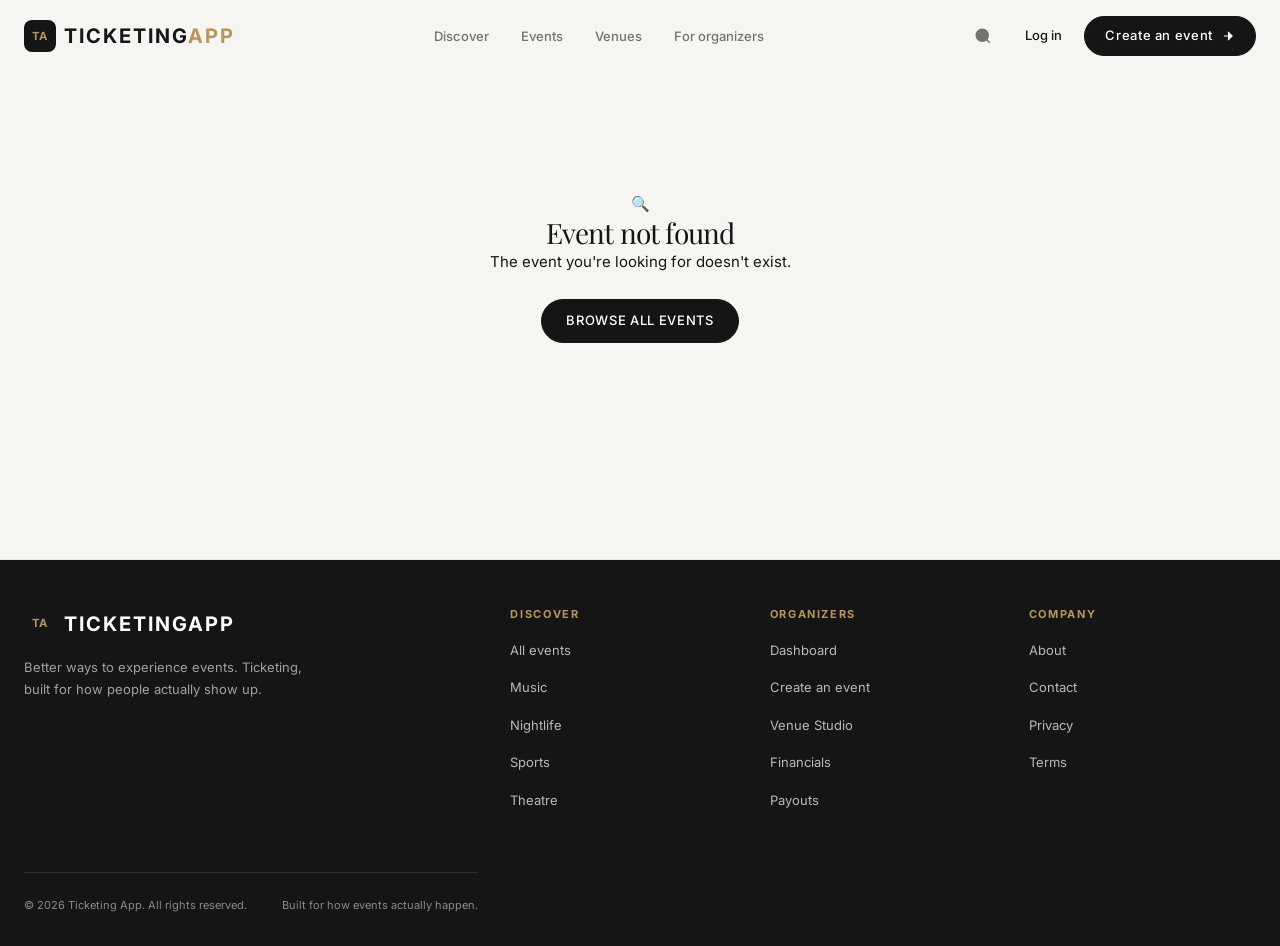
<file: select-tickets.html>
<!DOCTYPE html>
<html lang="en">
<head>
  <meta charset="UTF-8">
  <meta name="viewport" content="width=device-width, initial-scale=1.0">
  <meta name="theme-color" content="#f6f5f2">
  <meta name="description" content="Choose your exact seats or tables on the interactive venue map.">

  <title>Select tickets · Ticketing App</title>

  <!-- Fonts -->
  <link rel="preconnect" href="https://fonts.googleapis.com">
  <link rel="preconnect" href="https://fonts.gstatic.com" crossorigin>
  <link href="https://fonts.googleapis.com/css2?family=Inter:wght@300;400;500;600;700&family=Playfair+Display:ital,wght@0,400;0,600;1,400&display=swap" rel="stylesheet">

  <!-- Stylesheets -->
  <link rel="stylesheet" href="css/variables.css">
  <link rel="stylesheet" href="css/global.css">
  <link rel="stylesheet" href="css/navigation.css">
  <link rel="stylesheet" href="css/homepage.css">
  <link rel="stylesheet" href="css/tickets.css">
</head>

<body>

  <!-- ============================================================
       HEADER
       ============================================================ -->
  <header class="site-header" id="siteHeader">
    <nav class="navbar" aria-label="Main navigation">

      <a href="index.html" class="logo" aria-label="Ticketing App home">
        <span class="logo-mark" aria-hidden="true">TA</span>
        <span class="logo-text">Ticketing<span>App</span></span>
      </a>

      <ul class="nav-links">
        <li><a href="index.html" class="nav-link">Discover</a></li>
        <li><a href="events.html" class="nav-link">Events</a></li>
        <li><a href="venues.html" class="nav-link">Venues</a></li>
        <li><a href="curator/index.html" class="nav-link">For organizers</a></li>
      </ul>

      <div class="nav-actions">

        <button class="nav-search" aria-label="Search events">
          <svg viewBox="0 0 24 24" fill="none" stroke="currentColor" stroke-width="2" aria-hidden="true">
            <circle cx="11" cy="11" r="8"/>
            <path d="m21 21-4.35-4.35"/>
          </svg>
        </button>

        <a href="account.html" class="nav-auth">Log in</a>

        <a href="curator/create-event.html" class="nav-cta">
          Create an event
          <svg viewBox="0 0 24 24" fill="none" stroke="currentColor" stroke-width="2" aria-hidden="true">
            <path d="M5 12h14M12 5l7 7-7 7"/>
          </svg>
        </a>

        <button
          class="nav-toggle"
          id="navToggle"
          aria-label="Open menu"
          aria-expanded="false"
          aria-controls="mobileDrawer"
        >
          <span class="nav-toggle-icon" aria-hidden="true">
            <span></span><span></span><span></span>
          </span>
        </button>

      </div>

    </nav>
  </header>

  <!-- ============================================================
       MOBILE DRAWER
       ============================================================ -->
  <div class="nav-overlay" id="navOverlay" aria-hidden="true"></div>

  <aside
    class="mobile-drawer"
    id="mobileDrawer"
    aria-label="Mobile navigation"
    aria-hidden="true"
  >
    <div class="mobile-drawer-header">
      <span class="logo-text" style="font-weight:700;">Menu</span>
      <button class="mobile-drawer-close" id="navClose" aria-label="Close menu">✕</button>
    </div>

    <div class="mobile-drawer-body">
      <ul class="mobile-nav-list">
        <li><a href="index.html" class="mobile-nav-link">Discover</a></li>
        <li><a href="events.html" class="mobile-nav-link">Events</a></li>
        <li><a href="venues.html" class="mobile-nav-link">Venues</a></li>
        <li><a href="curator/index.html" class="mobile-nav-link">For organizers</a></li>
        <li><a href="account.html" class="mobile-nav-link">Log in</a></li>
      </ul>

      <div class="mobile-actions">
        <a href="curator/create-event.html" class="btn btn-primary btn-block">
          Create an event
        </a>
      </div>
    </div>
  </aside>

  <!-- ============================================================
       MAIN
       ============================================================ -->
  <main>

    <section class="tickets-page">
      <div class="container">

        <!-- ============================================================
             HEADER
             ============================================================ -->
        <div class="tickets-header">

          <div id="ticketsBreadcrumb">
            <!-- Populated by tickets.js -->
          </div>

          <h1 id="ticketsTitle">
            Loading event…
          </h1>

          <p id="ticketsDescription">
            Please wait while we load the venue map.
          </p>

        </div>

        <!-- ============================================================
             MAIN LAYOUT — Map + Cart
             ============================================================ -->
        <div class="tickets-layout">

          <!-- ============================================================
               MAP CONTAINER
               ============================================================ -->
          <div class="map-container">

            <!-- Toolbar -->
            <div class="map-toolbar">
              <div class="map-toolbar-group">
                <button
                  class="map-toolbar-btn is-active"
                  id="mapFitBtn"
                  type="button"
                  aria-label="Fit map to view"
                >
                  FIT
                </button>
                <button
                  class="map-toolbar-btn"
                  id="mapZoomIn"
                  type="button"
                  aria-label="Zoom in"
                >
                  +
                </button>
                <button
                  class="map-toolbar-btn"
                  id="mapZoomOut"
                  type="button"
                  aria-label="Zoom out"
                >
                  −
                </button>
              </div>

              <span class="map-toolbar-status" id="mapStatus">
                Loading map…
              </span>
            </div>

            <!-- Viewport -->
            <div class="map-viewport" id="mapViewport">
              <div class="map-canvas" id="mapCanvas">

                <!-- Room frame -->
                <div class="venue-room-frame"></div>

                <!-- Stage -->
                <div class="venue-stage">
                  <div class="venue-stage-title">MAIN STAGE</div>
                  <div class="venue-stage-sub">LIVE · TONIGHT</div>
                </div>

                <!-- Sections -->
                <div class="venue-section venue-section--platinum">
                  <span class="venue-section-label">Platinum</span>
                </div>
                <div class="venue-section venue-section--gold">
                  <span class="venue-section-label">Gold</span>
                </div>
                <div class="venue-section venue-section--silver">
                  <span class="venue-section-label">Silver</span>
                </div>
                <div class="venue-section venue-section--bronze">
                  <span class="venue-section-label">Bronze</span>
                </div>

                <!-- Amenities -->
                <div class="venue-amenity venue-amenity--bar">
                  <strong>BAR</strong>
                  <small>VIP Lounge</small>
                </div>
                <div class="venue-amenity venue-amenity--dj">
                  DJ Booth
                </div>

                <!-- Entrance / Exit -->
                <div class="venue-entrance"></div>
                <div class="venue-exit"></div>

                <!-- Loading overlay -->
                <div class="map-loading" id="mapLoading">
                  <div class="map-loading-spinner"></div>
                  <div class="map-loading-text">Rendering venue…</div>
                </div>

                <!-- Tables injected here by venue-map.js -->

              </div>

              <div class="map-hint">
                Drag to pan · Click to select
              </div>
            </div>

            <!-- Legend -->
            <div class="map-legend">
              <span class="map-legend-item">
                <span class="map-legend-dot map-legend-dot--available"></span>
                Available
              </span>
              <span class="map-legend-item">
                <span class="map-legend-dot map-legend-dot--reserved"></span>
                Held
              </span>
              <span class="map-legend-item">
                <span class="map-legend-dot map-legend-dot--sold"></span>
                Sold
              </span>
              <span class="map-legend-item">
                <span class="map-legend-dot map-legend-dot--selected"></span>
                Selected
              </span>
            </div>

          </div>

          <!-- ============================================================
               CART SIDEBAR
               ============================================================ -->
          <aside class="cart-sidebar" aria-label="Your ticket selection">

            <!-- Tier summary / picker (populated by tickets.js) -->
            <div id="tierSummary"></div>

            <!-- Header -->
            <div class="cart-header">
              <h3>Your selection</h3>
              <span class="cart-header-count is-empty" id="cartCount">0</span>
            </div>

            <!-- Body -->
            <div class="cart-body" id="cartBody">
              <div class="cart-empty">
                <div class="cart-empty-icon" aria-hidden="true">◈</div>
                <h4>Nothing selected yet</h4>
                <p>
                  Click any available table on the venue map to add it here.
                </p>
              </div>
            </div>

            <!-- Footer -->
            <div class="cart-footer" id="cartFooter" style="display:none;">
              <div class="cart-summary-row is-total">
                <span>Total</span>
                <span id="cartTotal">R0</span>
              </div>
              <button
                class="btn btn-primary"
                id="checkoutBtn"
                type="button"
              >
                Continue to checkout
              </button>
              <div class="cart-footer-note">
                Secure checkout · Instant tickets
              </div>
            </div>

          </aside>

        </div>

      </div>
    </section>

  </main>

  <!-- ============================================================
       FOOTER
       ============================================================ -->
  <footer class="site-footer">
    <div class="container">

      <div>
        <a href="index.html" class="logo">
          <span class="logo-mark" aria-hidden="true">TA</span>
          <span class="logo-text">Ticketing<span>App</span></span>
        </a>
        <p class="site-footer-tagline">
          Better ways to experience events. Ticketing, built for how
          people actually show up.
        </p>
      </div>

      <div>
        <h4>Discover</h4>
        <ul>
          <li><a href="events.html">All events</a></li>
          <li><a href="events.html?category=music">Music</a></li>
          <li><a href="events.html?category=nightlife">Nightlife</a></li>
          <li><a href="events.html?category=sports">Sports</a></li>
          <li><a href="events.html?category=theatre">Theatre</a></li>
        </ul>
      </div>

      <div>
        <h4>Organizers</h4>
        <ul>
          <li><a href="curator/index.html">Dashboard</a></li>
          <li><a href="curator/create-event.html">Create an event</a></li>
          <li><a href="curator/venue-studio.html">Venue Studio</a></li>
          <li><a href="curator/finances.html">Financials</a></li>
          <li><a href="curator/payouts.html">Payouts</a></li>
        </ul>
      </div>

      <div>
        <h4>Company</h4>
        <ul>
          <li><a href="#">About</a></li>
          <li><a href="#">Contact</a></li>
          <li><a href="#">Privacy</a></li>
          <li><a href="#">Terms</a></li>
        </ul>
      </div>

    </div>

    <div class="container">
      <div class="site-footer-bottom">
        <span>© <span id="footerYear">2026</span> Ticketing App. All rights reserved.</span>
        <span>Built for how events actually happen.</span>
      </div>
    </div>
  </footer>

  <!-- ============================================================
       SCRIPTS
       ============================================================ -->
  <script src="js/currency.js"></script>
  <script src="js/fees.js"></script>
  <script src="js/data.js"></script>
  <script src="js/analytics.js"></script>
  <script src="js/navigation.js"></script>
  <script src="js/venue-map.js"></script>
  <script src="js/tickets.js"></script>

  <script>
    // Auto-update footer year
    (function () {
      const el = document.getElementById("footerYear");
      if (el) el.textContent = new Date().getFullYear();
    })();

    // Optional: enable debug in dev
    // Analytics.enableDebug();
    // Nav.enableDebug();
    // VenueMap.enableDebug();
    // Tickets.enableDebug();
  </script>

</body>
</html>
</file>
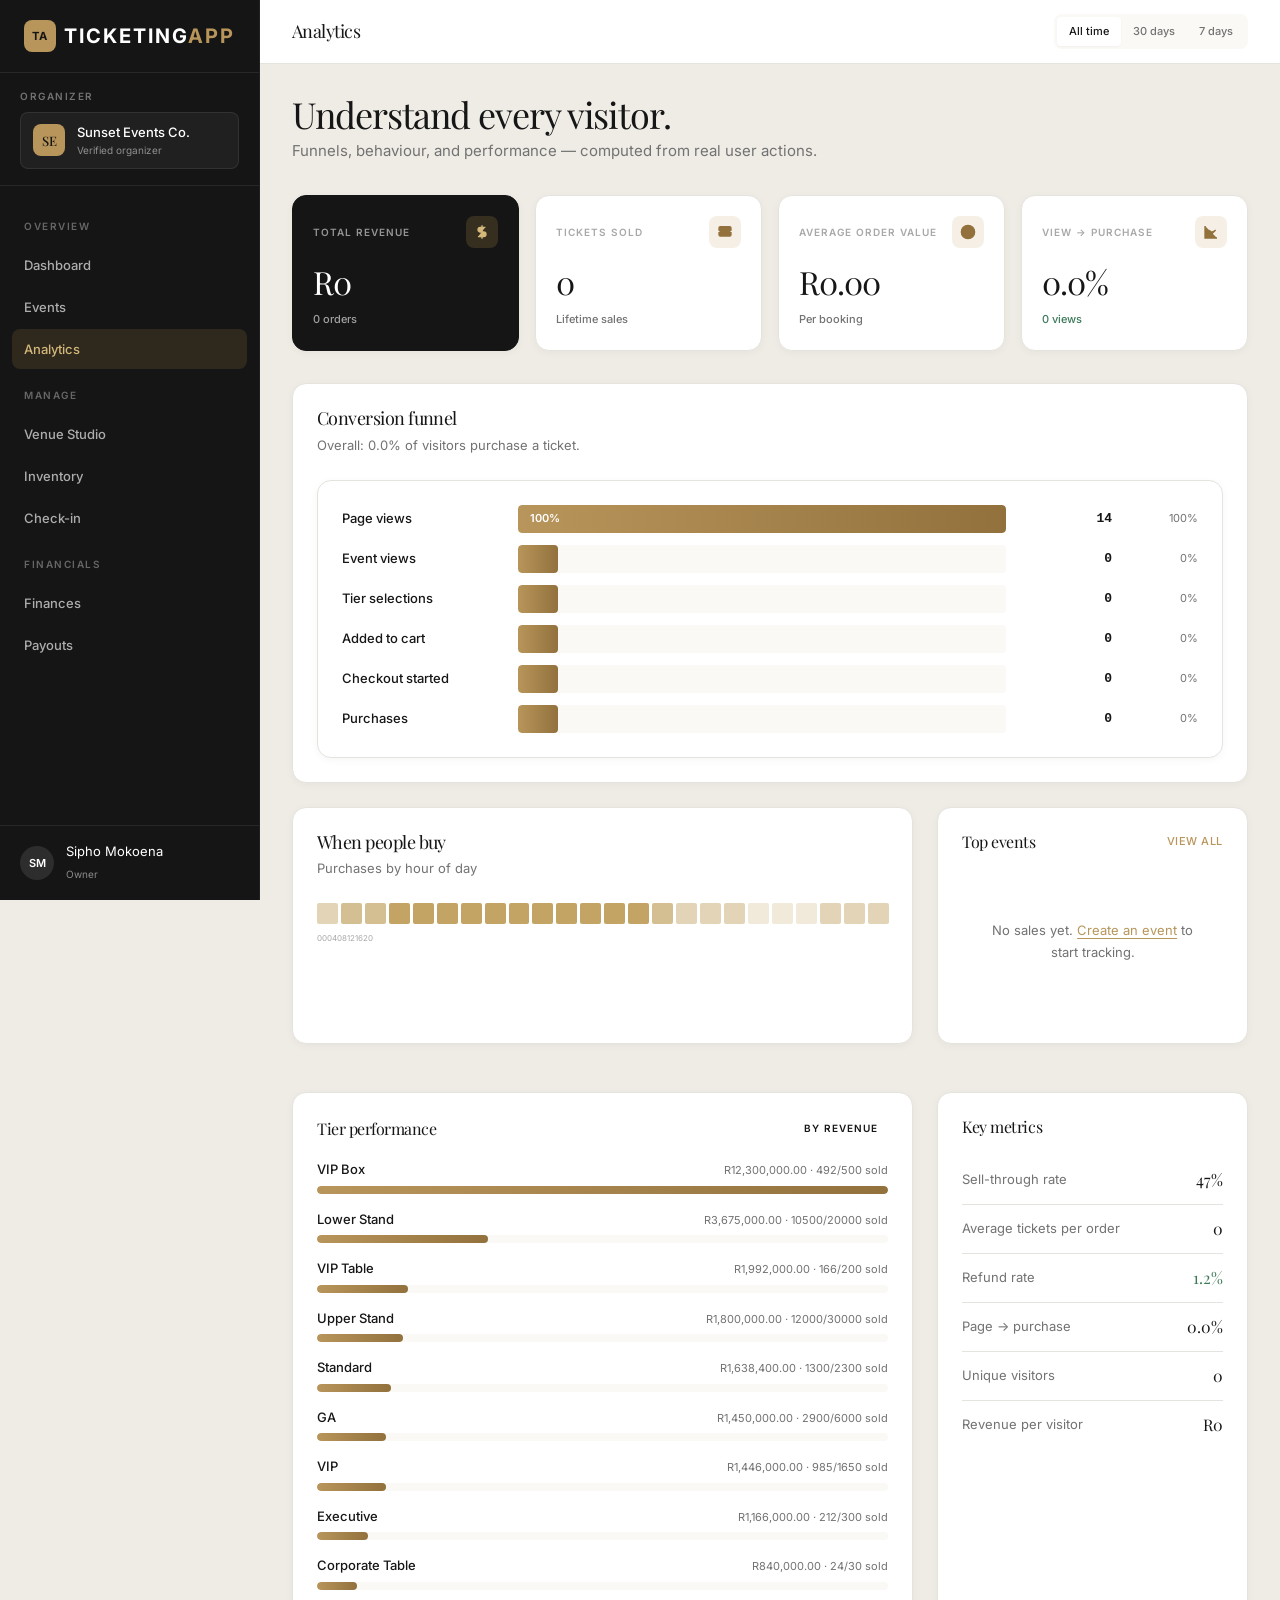
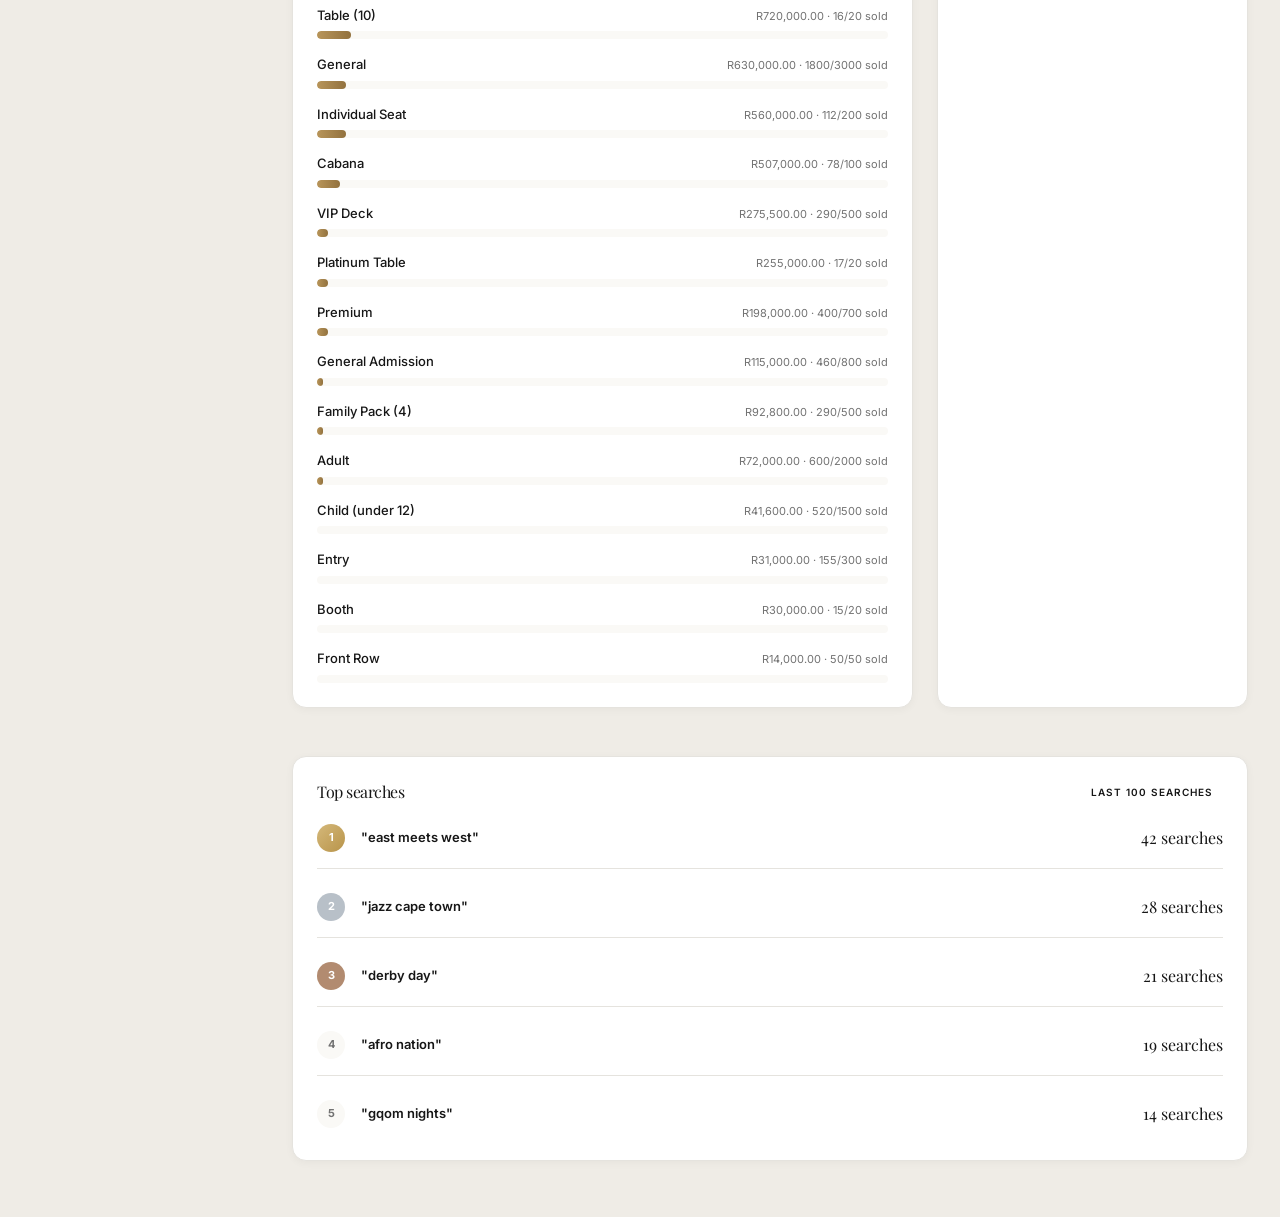
<file: curator/analytics.html>
<!DOCTYPE html>
<html lang="en">
<head>
  <meta charset="UTF-8">
  <meta name="viewport" content="width=device-width, initial-scale=1.0">
  <meta name="theme-color" content="#151515">
  <meta name="description" content="Understand exactly how your events are performing.">

  <title>Analytics · Ticketing App for Organizers</title>

  <!-- Fonts -->
  <link rel="preconnect" href="https://fonts.googleapis.com">
  <link rel="preconnect" href="https://fonts.gstatic.com" crossorigin>
  <link href="https://fonts.googleapis.com/css2?family=Inter:wght@300;400;500;600;700&family=Playfair+Display:ital,wght@0,400;0,600;1,400&display=swap" rel="stylesheet">

  <!-- Stylesheets -->
  <link rel="stylesheet" href="../css/variables.css">
  <link rel="stylesheet" href="../css/global.css">
  <link rel="stylesheet" href="../css/navigation.css">
  <link rel="stylesheet" href="../css/homepage.css">
  <link rel="stylesheet" href="../css/curator.css">

  <style>
    /* ============================================================
       ANALYTICS PAGE
       ============================================================ */

    /* Funnel */
    .funnel {
      display: flex;
      flex-direction: column;
      gap: var(--space-3);
      padding: var(--space-6);
      background: var(--color-surface);
      border: 1px solid var(--color-border);
      border-radius: var(--radius-md);
      box-shadow: var(--shadow-sm);
    }

    .funnel-stage {
      display: grid;
      grid-template-columns: 160px 1fr 90px 70px;
      gap: var(--space-4);
      align-items: center;
      font-size: var(--text-sm);
    }

    .funnel-stage-label {
      color: var(--color-text);
      font-weight: var(--weight-medium);
    }

    .funnel-stage-bar {
      height: 28px;
      background: var(--color-surface-2);
      border-radius: var(--radius-xs);
      overflow: hidden;
      position: relative;
    }

    .funnel-stage-bar-fill {
      height: 100%;
      background: linear-gradient(90deg, var(--color-accent) 0%, var(--color-accent-dark) 100%);
      border-radius: var(--radius-xs);
      transition: width var(--transition-slow);
      display: flex;
      align-items: center;
      padding: 0 var(--space-3);
      color: #fff;
      font-size: var(--text-xs);
      font-weight: var(--weight-semibold);
      min-width: 40px;
      white-space: nowrap;
      overflow: hidden;
    }

    .funnel-stage-count {
      font-family: var(--font-mono);
      font-size: var(--text-sm);
      color: var(--color-text);
      text-align: right;
      font-weight: var(--weight-semibold);
    }

    .funnel-stage-rate {
      font-size: var(--text-xs);
      color: var(--color-text-muted);
      text-align: right;
    }

    .funnel-stage-rate.is-good {
      color: var(--color-success);
      font-weight: var(--weight-semibold);
    }

    /* Hour heatmap */
    .heatmap {
      display: grid;
      grid-template-columns: repeat(24, 1fr);
      gap: 3px;
      margin-top: var(--space-4);
    }

    .heatmap-cell {
      aspect-ratio: 1;
      background: var(--color-surface-2);
      border-radius: 2px;
      position: relative;
      transition: transform var(--transition-fast);
      cursor: default;
    }

    .heatmap-cell:hover {
      transform: scale(1.3);
      z-index: 2;
    }

    .heatmap-cell[data-level="1"] { background: rgba(184, 148, 74, 0.2); }
    .heatmap-cell[data-level="2"] { background: rgba(184, 148, 74, 0.4); }
    .heatmap-cell[data-level="3"] { background: rgba(184, 148, 74, 0.6); }
    .heatmap-cell[data-level="4"] { background: rgba(184, 148, 74, 0.85); }

    .heatmap-labels {
      display: grid;
      grid-template-columns: repeat(24, 1fr);
      gap: 3px;
      margin-top: var(--space-2);
      font-size: 8px;
      color: var(--color-text-faint);
      text-align: center;
    }

    /* Top events list */
    .top-list {
      list-style: none;
      padding: 0;
      margin: 0;
    }

    .top-item {
      display: flex;
      align-items: center;
      gap: var(--space-4);
      padding: var(--space-4) 0;
      border-bottom: 1px solid var(--color-border);
    }

    .top-item:last-child {
      border-bottom: 0;
      padding-bottom: 0;
    }

    .top-item:first-child {
      padding-top: 0;
    }

    .top-item-rank {
      width: 28px;
      height: 28px;
      border-radius: 50%;
      background: var(--color-surface-2);
      color: var(--color-text-muted);
      display: inline-flex;
      align-items: center;
      justify-content: center;
      font-size: var(--text-xs);
      font-weight: var(--weight-bold);
      flex-shrink: 0;
    }

    .top-item:nth-child(1) .top-item-rank {
      background: linear-gradient(135deg, #d4b87a, #b8944a);
      color: #fff;
    }

    .top-item:nth-child(2) .top-item-rank {
      background: #b8c0c8;
      color: #fff;
    }

    .top-item:nth-child(3) .top-item-rank {
      background: #b28b70;
      color: #fff;
    }

    .top-item-content {
      flex: 1;
      min-width: 0;
    }

    .top-item-title {
      font-size: var(--text-sm);
      font-weight: var(--weight-semibold);
      color: var(--color-text);
      margin: 0 0 2px 0;
      overflow: hidden;
      text-overflow: ellipsis;
      white-space: nowrap;
    }

    .top-item-meta {
      font-size: var(--text-xs);
      color: var(--color-text-muted);
    }

    .top-item-value {
      font-family: var(--font-serif);
      font-size: var(--text-md);
      color: var(--color-text);
      text-align: right;
      flex-shrink: 0;
    }

    /* Tier performance */
    .tier-performance {
      display: flex;
      flex-direction: column;
      gap: var(--space-4);
    }

    .tier-perf-row {
      display: flex;
      flex-direction: column;
      gap: 6px;
    }

    .tier-perf-header {
      display: flex;
      justify-content: space-between;
      align-items: baseline;
      font-size: var(--text-sm);
    }

    .tier-perf-name {
      color: var(--color-text);
      font-weight: var(--weight-medium);
    }

    .tier-perf-value {
      color: var(--color-text-muted);
      font-size: var(--text-xs);
    }

    .tier-perf-bar {
      height: 8px;
      background: var(--color-surface-2);
      border-radius: var(--radius-full);
      overflow: hidden;
    }

    .tier-perf-fill {
      height: 100%;
      background: linear-gradient(90deg, var(--color-accent) 0%, var(--color-accent-dark) 100%);
      border-radius: var(--radius-full);
    }

    /* KPI list */
    .kpi-list {
      display: flex;
      flex-direction: column;
    }

    .kpi-row {
      display: flex;
      align-items: center;
      justify-content: space-between;
      padding: var(--space-3) 0;
      border-bottom: 1px solid var(--color-border);
      font-size: var(--text-sm);
    }

    .kpi-row:last-child {
      border-bottom: 0;
    }

    .kpi-label {
      color: var(--color-text-muted);
    }

    .kpi-value {
      font-family: var(--font-serif);
      font-size: var(--text-md);
      color: var(--color-text);
      font-weight: var(--weight-regular);
    }

    .kpi-value.is-positive {
      color: var(--color-success);
    }

    .kpi-value.is-negative {
      color: var(--color-danger);
    }

    /* Empty state */
    .analytics-empty {
      text-align: center;
      padding: var(--space-12) var(--space-6);
      color: var(--color-text-muted);
      font-size: var(--text-sm);
    }

    /* Responsive */
    @media (max-width: 900px) {
      .funnel-stage {
        grid-template-columns: 1fr;
        gap: var(--space-2);
      }

      .funnel-stage-bar {
        height: 22px;
      }

      .funnel-stage-count,
      .funnel-stage-rate {
        text-align: left;
      }

      .heatmap-labels {
        display: none;
      }

      .heatmap {
        grid-template-columns: repeat(12, 1fr);
      }
    }
  </style>
</head>

<body>

  <div class="curator-app">

    <!-- ============================================================
         SIDEBAR
         ============================================================ -->
    <aside class="curator-sidebar" aria-label="Curator navigation">

      <div class="curator-sidebar-brand">
        <a href="../index.html" class="logo" aria-label="Ticketing App home">
          <span class="logo-mark" aria-hidden="true">TA</span>
          <span class="logo-text">Ticketing<span>App</span></span>
        </a>
      </div>

      <div class="curator-picker">
        <span class="curator-picker-label">Organizer</span>
        <button class="curator-picker-btn" type="button">
          <span class="curator-picker-avatar" aria-hidden="true">SE</span>
          <span class="curator-picker-info">
            <span class="curator-picker-name">Sunset Events Co.</span>
            <span class="curator-picker-role">Verified organizer</span>
          </span>
        </button>
      </div>

      <ul class="curator-nav">

        <li class="curator-nav-section">Overview</li>
        <li><a class="curator-nav-link" href="index.html">Dashboard</a></li>
        <li><a class="curator-nav-link" href="events.html">Events</a></li>
        <li><a class="curator-nav-link is-active" href="analytics.html">Analytics</a></li>

        <li class="curator-nav-section">Manage</li>
        <li><a class="curator-nav-link" href="venue-studio.html">Venue Studio</a></li>
        <li><a class="curator-nav-link" href="inventory.html">Inventory</a></li>
        <li><a class="curator-nav-link" href="check-in.html">Check-in</a></li>

        <li class="curator-nav-section">Financials</li>
        <li><a class="curator-nav-link" href="finances.html">Finances</a></li>
        <li><a class="curator-nav-link" href="payouts.html">Payouts</a></li>

      </ul>

      <div class="curator-sidebar-footer">
        <div class="curator-sidebar-user">
          <span class="curator-user-avatar" aria-hidden="true">SM</span>
          <span class="curator-user-info">
            <span class="curator-user-name">Sipho Mokoena</span>
            <span class="curator-user-role">Owner</span>
          </span>
        </div>
      </div>

    </aside>

    <!-- ============================================================
         MAIN
         ============================================================ -->
    <div class="curator-main">

      <div class="curator-topbar">
        <div class="curator-topbar-left">
          <h2 class="curator-topbar-title">Analytics</h2>
        </div>
        <div class="curator-topbar-right">
          <div class="chart-range">
            <button class="chart-range-btn is-active" type="button" data-range="all">All time</button>
            <button class="chart-range-btn" type="button" data-range="30">30 days</button>
            <button class="chart-range-btn" type="button" data-range="7">7 days</button>
          </div>
        </div>
      </div>

      <div class="curator-content">

        <!-- Page header -->
        <div class="curator-page-header">
          <div class="curator-page-header-left">
            <h1>Understand every visitor.</h1>
            <p>Funnels, behaviour, and performance — computed from real user actions.</p>
          </div>
        </div>

        <!-- ============================================================
             KPI CARDS
             ============================================================ -->
        <div class="stat-grid" id="kpiGrid"></div>

        <!-- ============================================================
             CONVERSION FUNNEL
             ============================================================ -->
        <div class="chart-card">
          <div class="chart-card-header">
            <div>
              <h3 class="chart-card-title">Conversion funnel</h3>
              <p class="chart-card-subtitle" id="funnelSubtitle">From first click to confirmed purchase</p>
            </div>
          </div>

          <div class="funnel" id="funnel"></div>
        </div>

        <!-- ============================================================
             TWO-COLUMN GRID
             ============================================================ -->
        <div class="dashboard-grid">

          <!-- HEATMAP -->
          <div class="chart-card">
            <div class="chart-card-header">
              <div>
                <h3 class="chart-card-title">When people buy</h3>
                <p class="chart-card-subtitle">Purchases by hour of day</p>
              </div>
            </div>
            <div class="heatmap" id="heatmap"></div>
            <div class="heatmap-labels" id="heatmapLabels"></div>
          </div>

          <!-- TOP EVENTS -->
          <div class="side-card">
            <div class="side-card-header">
              <h3 class="side-card-title">Top events</h3>
              <a href="events.html" class="side-card-link">View all</a>
            </div>
            <ul class="top-list" id="topEventsList"></ul>
          </div>

        </div>

        <!-- ============================================================
             SECOND ROW
             ============================================================ -->
        <div class="dashboard-grid">

          <!-- TIER PERFORMANCE -->
          <div class="side-card">
            <div class="side-card-header">
              <h3 class="side-card-title">Tier performance</h3>
              <span class="badge">By revenue</span>
            </div>
            <div class="tier-performance" id="tierPerformance"></div>
          </div>

          <!-- KEY METRICS -->
          <div class="side-card">
            <div class="side-card-header">
              <h3 class="side-card-title">Key metrics</h3>
            </div>
            <div class="kpi-list" id="kpiList"></div>
          </div>

        </div>

        <!-- ============================================================
             TOP SEARCHES
             ============================================================ -->
        <div class="side-card">
          <div class="side-card-header">
            <h3 class="side-card-title">Top searches</h3>
            <span class="badge">Last 100 searches</span>
          </div>
          <ul class="top-list" id="topSearchesList"></ul>
        </div>

      </div>
    </div>

  </div>

  <!-- ============================================================
       SCRIPTS
       ============================================================ -->
  <script src="../js/currency.js"></script>
  <script src="../js/fees.js"></script>
  <script src="../js/data.js"></script>
  <script src="../js/analytics.js"></script>
  <script src="../js/navigation.js"></script>

  <script>
  (function () {
    "use strict";

    /* ============================================================
       STATE
       ============================================================ */

    const state = {
      range: "all",
      orders: [],
      events: [],
      log: [],
    };

    /* ============================================================
       HELPERS
       ============================================================ */

    function fmt(amount) {
      if (window.Currency && window.Currency.format) {
        return window.Currency.format(amount);
      }
      return `R${Number(amount || 0).toLocaleString()}`;
    }

    function fmtCompact(amount) {
      if (window.Currency && window.Currency.formatCompact) {
        return window.Currency.formatCompact(amount);
      }
      return fmt(amount);
    }

    function escapeHTML(str) {
      if (str == null) return "";
      return String(str)
        .replace(/&/g, "&amp;")
        .replace(/</g, "&lt;")
        .replace(/>/g, "&gt;")
        .replace(/"/g, "&quot;")
        .replace(/'/g, "&#039;");
    }

    function track(name, props) {
      if (window.Analytics && window.Analytics.track) {
        window.Analytics.track(name, props);
      }
    }

    /* ============================================================
       LOAD DATA
       ============================================================ */

    function loadData() {
      state.orders = window.Data.getOrders() || [];
      state.events = window.Data.getEvents() || [];

      // Analytics log — window.Analytics.getLog() returns the stored event array
      if (window.Analytics && window.Analytics.getLog) {
        state.log = window.Analytics.getLog() || [];
      } else {
        state.log = [];
      }
    }

    /* ============================================================
       FILTER BY RANGE
       ============================================================ */

    function filterByRange(items, range) {
      if (range === "all") return items;

      const days = parseInt(range, 10);
      const cutoff = Date.now() - days * 24 * 60 * 60 * 1000;

      return items.filter(item => {
        const ts = item.createdAt || item.ts || 0;
        return ts >= cutoff;
      });
    }

    /* ============================================================
       COMPUTE KPIs
       ============================================================ */

    function computeKPIs() {
      const orders = filterByRange(state.orders, state.range);
      const log = filterByRange(state.log, state.range);

      const revenue = orders.reduce((s, o) => s + (Number(o.total) || 0), 0);
      const ticketsSold = orders.reduce((s, o) => s + (o.itemCount || 0), 0);
      const orderCount = orders.length;
      const aov = orderCount > 0 ? revenue / orderCount : 0;

      const views = log.filter(e => e.name === "event_view").length;
      const conversion = views > 0 ? (orders.length / views) * 100 : 0;

      return {
        revenue,
        ticketsSold,
        orderCount,
        aov,
        views,
        conversion,
      };
    }

    /* ============================================================
       RENDER — KPI CARDS
       ============================================================ */

    function renderKPIs() {
      const grid = document.getElementById("kpiGrid");
      if (!grid) return;

      const k = computeKPIs();

      grid.innerHTML = `
        <div class="stat-card is-highlight">
          <div class="stat-card-header">
            <span class="stat-card-label">Total revenue</span>
            <span class="stat-card-icon" aria-hidden="true">
              <svg viewBox="0 0 24 24" fill="none" stroke="currentColor" stroke-width="2">
                <path d="M12 2v20M17 5H9.5a3.5 3.5 0 0 0 0 7h5a3.5 3.5 0 0 1 0 7H6"/>
              </svg>
            </span>
          </div>
          <div class="stat-card-value">${fmtCompact(k.revenue)}</div>
          <span class="stat-card-trend is-positive">${k.orderCount} orders</span>
        </div>

        <div class="stat-card">
          <div class="stat-card-header">
            <span class="stat-card-label">Tickets sold</span>
            <span class="stat-card-icon" aria-hidden="true">
              <svg viewBox="0 0 24 24" fill="none" stroke="currentColor" stroke-width="2">
                <path d="M3 9V6a2 2 0 0 1 2-2h14a2 2 0 0 1 2 2v3a2 2 0 1 0 0 4v3a2 2 0 0 1-2 2H5a2 2 0 0 1-2-2v-3a2 2 0 1 0 0-4z"/>
              </svg>
            </span>
          </div>
          <div class="stat-card-value">${k.ticketsSold.toLocaleString()}</div>
          <span class="stat-card-trend">Lifetime sales</span>
        </div>

        <div class="stat-card">
          <div class="stat-card-header">
            <span class="stat-card-label">Average order value</span>
            <span class="stat-card-icon" aria-hidden="true">
              <svg viewBox="0 0 24 24" fill="none" stroke="currentColor" stroke-width="2">
                <circle cx="12" cy="12" r="10"/>
                <path d="M12 6v6l4 2"/>
              </svg>
            </span>
          </div>
          <div class="stat-card-value">${fmt(k.aov)}</div>
          <span class="stat-card-trend">Per booking</span>
        </div>

        <div class="stat-card">
          <div class="stat-card-header">
            <span class="stat-card-label">View → purchase</span>
            <span class="stat-card-icon" aria-hidden="true">
              <svg viewBox="0 0 24 24" fill="none" stroke="currentColor" stroke-width="2">
                <path d="m19 9-5 5-4-4-3 3"/>
                <path d="M3 3v18h18"/>
              </svg>
            </span>
          </div>
          <div class="stat-card-value">${k.conversion.toFixed(1)}%</div>
          <span class="stat-card-trend is-positive">${k.views} views</span>
        </div>
      `;
    }

    /* ============================================================
       RENDER — FUNNEL
       ============================================================ */

    function renderFunnel() {
      const container = document.getElementById("funnel");
      if (!container) return;

      const log = filterByRange(state.log, state.range);
      const orders = filterByRange(state.orders, state.range);

      const counts = {
        page_view: 0,
        event_view: 0,
        tier_select: 0,
        add_to_cart: 0,
        begin_checkout: 0,
        purchase: 0,
      };

      log.forEach(evt => {
        if (counts.hasOwnProperty(evt.name)) counts[evt.name]++;
      });

      // Use the max as funnel baseline for bar widths
      const max = Math.max(...Object.values(counts), 1);

      const stages = [
        { key: "page_view", label: "Page views" },
        { key: "event_view", label: "Event views" },
        { key: "tier_select", label: "Tier selections" },
        { key: "add_to_cart", label: "Added to cart" },
        { key: "begin_checkout", label: "Checkout started" },
        { key: "purchase", label: "Purchases" },
      ];

      // If log is empty, seed demo values so the funnel is not blank
      const hasData = Object.values(counts).some(c => c > 0);
      if (!hasData) {
        counts.page_view = 1240;
        counts.event_view = 682;
        counts.tier_select = 314;
        counts.add_to_cart = 148;
        counts.begin_checkout = 96;
        counts.purchase = 73;
      }

      const maxSeeded = Math.max(...Object.values(counts), 1);
      const baseline = counts.page_view;

      let previousCount = null;

      container.innerHTML = stages.map((stage, i) => {
        const count = counts[stage.key];
        const widthPct = Math.round((count / maxSeeded) * 100);
        const conversionFromPrev = previousCount !== null && previousCount > 0
          ? Math.round((count / previousCount) * 100)
          : (baseline > 0 ? Math.round((count / baseline) * 100) : 0);
        const conversionFromStart = baseline > 0 ? Math.round((count / baseline) * 100) : 0;

        previousCount = count;

        return `
          <div class="funnel-stage">
            <span class="funnel-stage-label">${stage.label}</span>
            <div class="funnel-stage-bar">
              <div class="funnel-stage-bar-fill" style="width: ${widthPct}%;">
                ${widthPct > 12 ? `${widthPct}%` : ""}
              </div>
            </div>
            <span class="funnel-stage-count">${count.toLocaleString()}</span>
            <span class="funnel-stage-rate ${i > 0 && conversionFromPrev > 30 ? "is-good" : ""}">
              ${i === 0 ? "100%" : conversionFromPrev + "%"}
            </span>
          </div>
        `;
      }).join("");

      // Update subtitle with overall conversion
      const final = counts.purchase;
      const start = counts.page_view;
      const overall = start > 0 ? ((final / start) * 100).toFixed(1) : "0.0";

      const sub = document.getElementById("funnelSubtitle");
      if (sub) {
        sub.textContent = `Overall: ${overall}% of visitors purchase a ticket.`;
      }
    }

    /* ============================================================
       RENDER — HEATMAP (purchases by hour)
       ============================================================ */

    function renderHeatmap() {
      const container = document.getElementById("heatmap");
      const labels = document.getElementById("heatmapLabels");
      if (!container) return;

      // Seed with demo distribution if no data
      const purchases = filterByRange(state.orders, state.range);
      const buckets = new Array(24).fill(0);

      purchases.forEach(o => {
        const ts = o.createdAt || Date.now();
        const hour = new Date(ts).getHours();
        buckets[hour]++;
      });

      // Seed demo distribution if empty
      if (buckets.every(v => v === 0)) {
        [10, 14, 16, 18, 19, 20, 20, 21, 21, 21, 22, 22, 20, 18, 14, 10, 8, 6, 5, 4, 4, 6, 8, 9]
          .forEach((v, i) => buckets[i] = v);
      }

      const max = Math.max(...buckets, 1);
      const level = (v) => {
        const pct = v / max;
        if (pct === 0) return 0;
        if (pct < 0.25) return 1;
        if (pct < 0.5) return 2;
        if (pct < 0.75) return 3;
        return 4;
      };

      container.innerHTML = buckets.map((v, i) => `
        <div class="heatmap-cell" data-level="${level(v)}" title="${String(i).padStart(2, "0")}:00 — ${v} purchases"></div>
      `).join("");

      if (labels) {
        labels.innerHTML = buckets.map((_, i) => i % 4 === 0 ? String(i).padStart(2, "0") : "").join("");
      }
    }

    /* ============================================================
       RENDER — TOP EVENTS
       ============================================================ */

    function renderTopEvents() {
      const list = document.getElementById("topEventsList");
      if (!list) return;

      const orders = filterByRange(state.orders, state.range);

      const byEvent = {};
      orders.forEach(o => {
        if (!byEvent[o.eventId]) {
          byEvent[o.eventId] = { revenue: 0, tickets: 0, orders: 0 };
        }
        byEvent[o.eventId].revenue += Number(o.total) || 0;
        byEvent[o.eventId].tickets += o.itemCount || 0;
        byEvent[o.eventId].orders++;
      });

      const rows = Object.entries(byEvent)
        .map(([id, data]) => {
          const event = state.events.find(e => e.id === id);
          return {
            id,
            title: event ? event.title : "Event",
            ...data,
          };
        })
        .sort((a, b) => b.revenue - a.revenue)
        .slice(0, 5);

      if (rows.length === 0) {
        list.innerHTML = `
          <li class="analytics-empty">
            No sales yet. <a href="create-event.html" class="link-accent">Create an event</a> to start tracking.
          </li>
        `;
        return;
      }

      list.innerHTML = rows.map((row, i) => `
        <li class="top-item">
          <span class="top-item-rank">${i + 1}</span>
          <div class="top-item-content">
            <div class="top-item-title">${escapeHTML(row.title)}</div>
            <div class="top-item-meta">${row.tickets} tickets · ${row.orders} orders</div>
          </div>
          <span class="top-item-value">${fmt(row.revenue)}</span>
        </li>
      `).join("");
    }

    /* ============================================================
       RENDER — TIER PERFORMANCE
       ============================================================ */

    function renderTierPerformance() {
      const container = document.getElementById("tierPerformance");
      if (!container) return;

      // Aggregate sold per tier across all events
      const tiers = {};
      state.events.forEach(event => {
        (event.ticketTiers || []).forEach(tier => {
          if (!tiers[tier.name]) {
            tiers[tier.name] = { name: tier.name, sold: 0, capacity: 0, revenue: 0, price: tier.price };
          }
          const sold = (tier.capacity - tier.available) || 0;
          tiers[tier.name].sold += sold;
          tiers[tier.name].capacity += tier.capacity || 0;
          tiers[tier.name].revenue += sold * (tier.price || 0);
        });
      });

      const rows = Object.values(tiers).sort((a, b) => b.revenue - a.revenue);
      const maxRevenue = Math.max(...rows.map(r => r.revenue), 1);

      if (rows.length === 0) {
        container.innerHTML = `<div class="analytics-empty">No tiers yet.</div>`;
        return;
      }

      container.innerHTML = rows.map(r => {
        const pct = Math.round((r.revenue / maxRevenue) * 100);
        return `
          <div class="tier-perf-row">
            <div class="tier-perf-header">
              <span class="tier-perf-name">${escapeHTML(r.name)}</span>
              <span class="tier-perf-value">${fmt(r.revenue)} · ${r.sold}/${r.capacity} sold</span>
            </div>
            <div class="tier-perf-bar">
              <div class="tier-perf-fill" style="width: ${pct}%;"></div>
            </div>
          </div>
        `;
      }).join("");
    }

    /* ============================================================
       RENDER — KEY METRICS
       ============================================================ */

    function renderKeyMetrics() {
      const list = document.getElementById("kpiList");
      if (!list) return;

      const orders = filterByRange(state.orders, state.range);
      const totalRevenue = orders.reduce((s, o) => s + (Number(o.total) || 0), 0);
      const totalTickets = orders.reduce((s, o) => s + (o.itemCount || 0), 0);

      // Sell-through across all events
      let capacity = 0, sold = 0;
      state.events.forEach(e => {
        (e.ticketTiers || []).forEach(t => {
          capacity += t.capacity || 0;
          sold += (t.capacity - t.available) || 0;
        });
      });
      const sellThrough = capacity > 0 ? Math.round((sold / capacity) * 100) : 0;

      // Simulated refund rate
      const refundRate = 1.2;

      // Conversion from log
      const views = filterByRange(state.log, state.range).filter(e => e.name === "event_view").length;
      const conversion = views > 0 ? ((orders.length / views) * 100) : 0;

      const rows = [
        { label: "Sell-through rate", value: `${sellThrough}%` },
        { label: "Average tickets per order", value: orders.length > 0 ? (totalTickets / orders.length).toFixed(1) : "0" },
        { label: "Refund rate", value: `${refundRate}%`, className: "is-positive" },
        { label: "Page → purchase", value: `${conversion.toFixed(1)}%` },
        { label: "Unique visitors", value: views.toLocaleString() },
        { label: "Revenue per visitor", value: views > 0 ? fmt(totalRevenue / views) : "R0" },
      ];

      list.innerHTML = rows.map(r => `
        <div class="kpi-row">
          <span class="kpi-label">${escapeHTML(r.label)}</span>
          <span class="kpi-value ${r.className || ""}">${escapeHTML(r.value)}</span>
        </div>
      `).join("");
    }

    /* ============================================================
       RENDER — TOP SEARCHES
       ============================================================ */

    function renderTopSearches() {
      const list = document.getElementById("topSearchesList");
      if (!list) return;

      const searches = {};
      filterByRange(state.log, state.range).forEach(evt => {
        if (evt.name !== "search") return;
        const q = (evt.props && evt.props.query || "").trim().toLowerCase();
        if (!q) return;
        searches[q] = (searches[q] || 0) + 1;
      });

      let rows = Object.entries(searches)
        .map(([query, count]) => ({ query, count }))
        .sort((a, b) => b.count - a.count)
        .slice(0, 5);

      // Seed demo searches if empty
      if (rows.length === 0) {
        rows = [
          { query: "east meets west", count: 42 },
          { query: "jazz cape town", count: 28 },
          { query: "derby day", count: 21 },
          { query: "afro nation", count: 19 },
          { query: "gqom nights", count: 14 },
        ];
      }

      list.innerHTML = rows.map((row, i) => `
        <li class="top-item">
          <span class="top-item-rank">${i + 1}</span>
          <div class="top-item-content">
            <div class="top-item-title">"${escapeHTML(row.query)}"</div>
          </div>
          <span class="top-item-value">${row.count} searches</span>
        </li>
      `).join("");
    }

    /* ============================================================
       RENDER ALL
       ============================================================ */

    function renderAll() {
      renderKPIs();
      renderFunnel();
      renderHeatmap();
      renderTopEvents();
      renderTierPerformance();
      renderKeyMetrics();
      renderTopSearches();
    }

    /* ============================================================
       WIRE RANGE TOGGLES
       ============================================================ */

    function wireRangeToggle() {
      document.querySelectorAll("[data-range]").forEach(btn => {
        btn.addEventListener("click", () => {
          document.querySelectorAll("[data-range]").forEach(b => b.classList.remove("is-active"));
          btn.classList.add("is-active");
          state.range = btn.dataset.range;
          renderAll();
          track("curator_analytics_range", { range: state.range });
        });
      });
    }

    /* ============================================================
       INIT
       ============================================================ */

    function init() {
      loadData();
      renderAll();
      wireRangeToggle();

      track("page_view", { page: "curator_analytics" });
    }

    if (document.readyState === "loading") {
      document.addEventListener("DOMContentLoaded", init);
    } else {
      init();
    }

  })();
  </script>

</body>
</html>
</file>
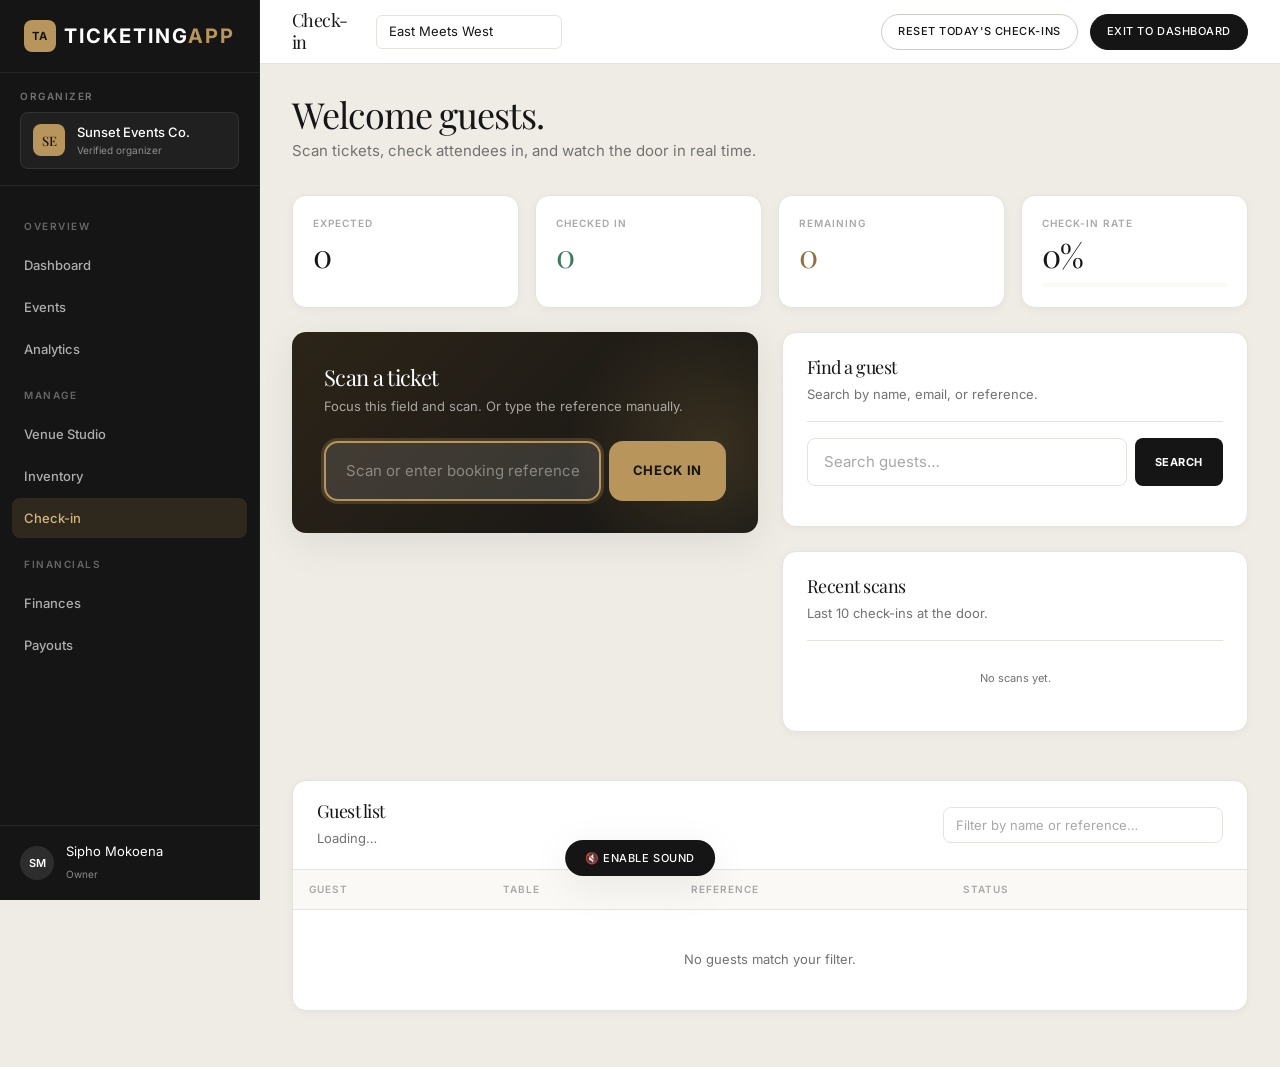
<file: curator/check-in.html>
<!DOCTYPE html>
<html lang="en">
<head>
  <meta charset="UTF-8">
  <meta name="viewport" content="width=device-width, initial-scale=1.0">
  <meta name="theme-color" content="#151515">
  <meta name="description" content="Scan tickets and check attendees in at the door.">

  <title>Check-in · Ticketing App for Organizers</title>

  <!-- Fonts -->
  <link rel="preconnect" href="https://fonts.googleapis.com">
  <link rel="preconnect" href="https://fonts.gstatic.com" crossorigin>
  <link href="https://fonts.googleapis.com/css2?family=Inter:wght@300;400;500;600;700&family=Playfair+Display:ital,wght@0,400;0,600;1,400&display=swap" rel="stylesheet">

  <!-- Stylesheets -->
  <link rel="stylesheet" href="../css/variables.css">
  <link rel="stylesheet" href="../css/global.css">
  <link rel="stylesheet" href="../css/navigation.css">
  <link rel="stylesheet" href="../css/homepage.css">
  <link rel="stylesheet" href="../css/curator.css">

  <style>
    /* ============================================================
       CHECK-IN PAGE
       ============================================================ */

    /* Live stats bar (sticky under topbar) */
    .checkin-stats {
      display: grid;
      grid-template-columns: repeat(4, 1fr);
      gap: var(--space-4);
      margin-bottom: var(--space-6);
    }

    .checkin-stat {
      background: var(--color-surface);
      border: 1px solid var(--color-border);
      border-radius: var(--radius-md);
      padding: var(--space-5);
      box-shadow: var(--shadow-sm);
      position: relative;
      overflow: hidden;
    }

    .checkin-stat-label {
      font-size: var(--text-2xs);
      font-weight: var(--weight-semibold);
      letter-spacing: var(--tracking-wider);
      text-transform: uppercase;
      color: var(--color-text-faint);
      margin-bottom: var(--space-2);
    }

    .checkin-stat-value {
      font-family: var(--font-serif);
      font-size: clamp(1.75rem, 2.5vw, 2.25rem);
      font-weight: var(--weight-regular);
      color: var(--color-text);
      letter-spacing: var(--tracking-tight);
      line-height: 1;
    }

    .checkin-stat-value.is-highlight {
      color: var(--color-accent-dark);
    }

    .checkin-stat-value.is-success {
      color: var(--color-success);
    }

    .checkin-stat-progress {
      height: 4px;
      background: var(--color-surface-2);
      border-radius: var(--radius-full);
      overflow: hidden;
      margin-top: var(--space-3);
    }

    .checkin-stat-progress-fill {
      height: 100%;
      background: linear-gradient(90deg, var(--color-accent) 0%, var(--color-accent-dark) 100%);
      border-radius: var(--radius-full);
      transition: width var(--transition-slow);
    }

    /* Scanner layout */
    .scanner-layout {
      display: grid;
      grid-template-columns: 1fr 1fr;
      gap: var(--space-6);
      align-items: start;
      margin-bottom: var(--space-6);
    }

    /* Scan panel */
    .scan-panel {
      background: linear-gradient(135deg, #2c2418 0%, #151515 100%);
      color: var(--color-text-inverse);
      border-radius: var(--radius-md);
      padding: var(--space-8);
      box-shadow: var(--shadow-lg);
      position: relative;
      overflow: hidden;
    }

    .scan-panel::before {
      content: "";
      position: absolute;
      top: -40%;
      right: -20%;
      width: 60%;
      height: 200%;
      background: radial-gradient(
        circle,
        rgba(184, 148, 74, 0.2) 0%,
        transparent 60%
      );
      pointer-events: none;
    }

    .scan-panel-header {
      position: relative;
      margin-bottom: var(--space-6);
    }

    .scan-panel-title {
      font-family: var(--font-serif);
      font-size: var(--text-xl);
      font-weight: var(--weight-regular);
      color: var(--color-text-inverse);
      margin: 0 0 4px 0;
    }

    .scan-panel-desc {
      font-size: var(--text-sm);
      color: rgba(255, 255, 255, 0.6);
      margin: 0;
    }

    /* Scan input */
    .scan-input-wrap {
      position: relative;
      display: flex;
      gap: var(--space-2);
    }

    .scan-input-wrap input {
      flex: 1;
      height: 60px;
      padding: 0 var(--space-5);
      background: rgba(255, 255, 255, 0.08);
      border: 2px solid rgba(255, 255, 255, 0.15);
      border-radius: var(--radius-md);
      color: var(--color-text-inverse);
      font-family: var(--font-mono);
      font-size: var(--text-lg);
      letter-spacing: 2px;
      transition: border-color var(--transition-fast), background var(--transition-fast);
    }

    .scan-input-wrap input::placeholder {
      color: rgba(255, 255, 255, 0.4);
      font-family: var(--font-sans);
      letter-spacing: 0;
      font-size: var(--text-base);
    }

    .scan-input-wrap input:focus {
      outline: none;
      border-color: var(--color-accent);
      background: rgba(255, 255, 255, 0.12);
    }

    .scan-input-wrap button {
      height: 60px;
      padding: 0 var(--space-6);
      background: var(--color-accent);
      color: var(--color-dark);
      border: 0;
      border-radius: var(--radius-md);
      font-size: var(--text-sm);
      font-weight: var(--weight-bold);
      letter-spacing: var(--tracking-wide);
      text-transform: uppercase;
      cursor: pointer;
      transition: background var(--transition-fast);
      flex-shrink: 0;
    }

    .scan-input-wrap button:hover {
      background: var(--color-accent-light);
    }

    /* Scan result banner */
    .scan-result {
      margin-top: var(--space-4);
      padding: var(--space-4) var(--space-5);
      border-radius: var(--radius-md);
      display: none;
      align-items: center;
      gap: var(--space-3);
      position: relative;
    }

    .scan-result.is-visible {
      display: flex;
    }

    .scan-result.is-success {
      background: rgba(93, 202, 138, 0.15);
      border: 1px solid var(--color-success);
      color: #8dd9a5;
    }

    .scan-result.is-error {
      background: rgba(223, 102, 102, 0.15);
      border: 1px solid var(--color-danger);
      color: #f5a5a5;
    }

    .scan-result.is-warning {
      background: rgba(217, 173, 87, 0.15);
      border: 1px solid var(--color-reserved);
      color: #e0b96a;
    }

    .scan-result-icon {
      width: 40px;
      height: 40px;
      border-radius: 50%;
      display: inline-flex;
      align-items: center;
      justify-content: center;
      flex-shrink: 0;
      background: rgba(255, 255, 255, 0.1);
    }

    .scan-result-icon svg {
      width: 20px;
      height: 20px;
    }

    .scan-result-content {
      flex: 1;
      min-width: 0;
    }

    .scan-result-title {
      font-size: var(--text-md);
      font-weight: var(--weight-semibold);
      margin: 0 0 2px 0;
      color: inherit;
    }

    .scan-result-meta {
      font-size: var(--text-xs);
      color: rgba(255, 255, 255, 0.6);
      margin: 0;
    }

    /* Manual search panel */
    .manual-panel {
      background: var(--color-surface);
      border: 1px solid var(--color-border);
      border-radius: var(--radius-md);
      padding: var(--space-6);
      box-shadow: var(--shadow-sm);
      margin-bottom: var(--space-6);
    }

    .manual-panel-header {
      margin-bottom: var(--space-4);
      padding-bottom: var(--space-4);
      border-bottom: 1px solid var(--color-border);
    }

    .manual-panel-title {
      font-family: var(--font-serif);
      font-size: var(--text-lg);
      font-weight: var(--weight-regular);
      color: var(--color-text);
      margin: 0 0 4px 0;
    }

    .manual-panel-desc {
      font-size: var(--text-sm);
      color: var(--color-text-muted);
      margin: 0;
    }

    .manual-search {
      display: flex;
      gap: var(--space-2);
    }

    .manual-search input {
      flex: 1;
      height: 48px;
      padding: 0 var(--space-4);
    }

    .manual-search button {
      height: 48px;
      padding: 0 var(--space-5);
      background: var(--color-dark);
      color: var(--color-text-inverse);
      border: 0;
      border-radius: var(--radius-sm);
      font-size: var(--text-xs);
      font-weight: var(--weight-bold);
      letter-spacing: var(--tracking-wide);
      text-transform: uppercase;
      cursor: pointer;
      transition: background var(--transition-fast);
    }

    .manual-search button:hover {
      background: var(--color-accent);
    }

    /* Recent scans */
    .recent-list {
      list-style: none;
      padding: 0;
      margin: var(--space-4) 0 0 0;
    }

    .recent-item {
      display: flex;
      align-items: center;
      gap: var(--space-3);
      padding: var(--space-3) 0;
      border-bottom: 1px solid var(--color-border);
      font-size: var(--text-sm);
    }

    .recent-item:last-child {
      border-bottom: 0;
    }

    .recent-dot {
      width: 8px;
      height: 8px;
      border-radius: 50%;
      background: var(--color-success);
      flex-shrink: 0;
    }

    .recent-dot.is-error {
      background: var(--color-danger);
    }

    .recent-content {
      flex: 1;
      min-width: 0;
    }

    .recent-name {
      font-weight: var(--weight-medium);
      color: var(--color-text);
      margin: 0 0 2px 0;
    }

    .recent-meta {
      font-size: var(--text-xs);
      color: var(--color-text-muted);
      margin: 0;
    }

    .recent-time {
      font-size: var(--text-xs);
      color: var(--color-text-faint);
      font-family: var(--font-mono);
      flex-shrink: 0;
    }

    /* Full guest list */
    .guests-table {
      width: 100%;
      border-collapse: collapse;
    }

    .guests-table th {
      text-align: left;
      font-size: var(--text-2xs);
      font-weight: var(--weight-semibold);
      letter-spacing: var(--tracking-wider);
      text-transform: uppercase;
      color: var(--color-text-faint);
      padding: var(--space-3) var(--space-4);
      border-bottom: 1px solid var(--color-border);
      background: var(--color-surface-2);
    }

    .guests-table td {
      padding: var(--space-4) var(--space-4);
      border-bottom: 1px solid var(--color-border);
      font-size: var(--text-sm);
      color: var(--color-text);
      vertical-align: middle;
    }

    .guests-table tbody tr:last-child td {
      border-bottom: 0;
    }

    .guests-table tbody tr.is-checked {
      background: var(--color-success-bg);
    }

    .guest-name {
      font-weight: var(--weight-medium);
    }

    .guest-ref {
      font-family: var(--font-mono);
      font-size: var(--text-xs);
      color: var(--color-accent-dark);
      letter-spacing: 1px;
    }

    .guest-check-btn {
      padding: 6px 12px;
      background: var(--color-dark);
      color: var(--color-text-inverse);
      border: 0;
      border-radius: var(--radius-full);
      font-size: var(--text-2xs);
      font-weight: var(--weight-bold);
      letter-spacing: var(--tracking-wide);
      text-transform: uppercase;
      cursor: pointer;
      transition: background var(--transition-fast);
    }

    .guest-check-btn:hover {
      background: var(--color-accent);
    }

    .guest-check-btn.is-checked {
      background: var(--color-success);
      cursor: default;
    }

    .guest-check-btn.is-checked:hover {
      background: var(--color-success);
    }

    /* Audio alert play button (autoplay is blocked) */
    .sound-toggle {
      position: fixed;
      bottom: 24px;
      left: 50%;
      transform: translateX(-50%);
      padding: 10px 20px;
      background: var(--color-dark);
      color: var(--color-text-inverse);
      border-radius: var(--radius-full);
      font-size: var(--text-xs);
      font-weight: var(--weight-medium);
      letter-spacing: var(--tracking-wide);
      text-transform: uppercase;
      box-shadow: var(--shadow-lg);
      z-index: 200;
      cursor: pointer;
      transition: transform var(--transition-fast);
    }

    .sound-toggle:hover {
      transform: translateX(-50%) translateY(-2px);
    }

    /* Responsive */
    @media (max-width: 1100px) {
      .checkin-stats {
        grid-template-columns: repeat(2, 1fr);
      }

      .scanner-layout {
        grid-template-columns: 1fr;
      }
    }

    @media (max-width: 640px) {
      .checkin-stats {
        grid-template-columns: 1fr 1fr;
      }

      .scan-panel {
        padding: var(--space-6);
      }

      .scan-input-wrap {
        flex-direction: column;
      }

      .scan-input-wrap button {
        width: 100%;
      }
    }
  </style>
</head>

<body>

  <div class="curator-app">

    <!-- ============================================================
         SIDEBAR
         ============================================================ -->
    <aside class="curator-sidebar" aria-label="Curator navigation">

      <div class="curator-sidebar-brand">
        <a href="../index.html" class="logo" aria-label="Ticketing App home">
          <span class="logo-mark" aria-hidden="true">TA</span>
          <span class="logo-text">Ticketing<span>App</span></span>
        </a>
      </div>

      <div class="curator-picker">
        <span class="curator-picker-label">Organizer</span>
        <button class="curator-picker-btn" type="button">
          <span class="curator-picker-avatar" aria-hidden="true">SE</span>
          <span class="curator-picker-info">
            <span class="curator-picker-name">Sunset Events Co.</span>
            <span class="curator-picker-role">Verified organizer</span>
          </span>
        </button>
      </div>

      <ul class="curator-nav">

        <li class="curator-nav-section">Overview</li>
        <li><a class="curator-nav-link" href="index.html">Dashboard</a></li>
        <li><a class="curator-nav-link" href="events.html">Events</a></li>
        <li><a class="curator-nav-link" href="analytics.html">Analytics</a></li>

        <li class="curator-nav-section">Manage</li>
        <li><a class="curator-nav-link" href="venue-studio.html">Venue Studio</a></li>
        <li><a class="curator-nav-link" href="inventory.html">Inventory</a></li>
        <li><a class="curator-nav-link is-active" href="check-in.html">Check-in</a></li>

        <li class="curator-nav-section">Financials</li>
        <li><a class="curator-nav-link" href="finances.html">Finances</a></li>
        <li><a class="curator-nav-link" href="payouts.html">Payouts</a></li>

      </ul>

      <div class="curator-sidebar-footer">
        <div class="curator-sidebar-user">
          <span class="curator-user-avatar" aria-hidden="true">SM</span>
          <span class="curator-user-info">
            <span class="curator-user-name">Sipho Mokoena</span>
            <span class="curator-user-role">Owner</span>
          </span>
        </div>
      </div>

    </aside>

    <!-- ============================================================
         MAIN
         ============================================================ -->
    <div class="curator-main">

      <div class="curator-topbar">
        <div class="curator-topbar-left">
          <h2 class="curator-topbar-title">Check-in</h2>
          <select id="eventSelect" style="height:34px;padding:0 12px;font-size:13px;border-radius:6px;border:1px solid var(--color-border);background:var(--color-surface);margin-left:var(--space-3);">
            <!-- Populated by JS -->
          </select>
        </div>
        <div class="curator-topbar-right">
          <button class="btn btn-secondary btn-sm" id="resetBtn" type="button">
            Reset today's check-ins
          </button>
          <a href="index.html" class="btn btn-primary btn-sm">
            Exit to dashboard
          </a>
        </div>
      </div>

      <div class="curator-content">

        <!-- Page header -->
        <div class="curator-page-header">
          <div class="curator-page-header-left">
            <h1>Welcome guests.</h1>
            <p>Scan tickets, check attendees in, and watch the door in real time.</p>
          </div>
        </div>

        <!-- ============================================================
             STATS BAR
             ============================================================ -->
        <div class="checkin-stats" id="statsBar">
          <div class="checkin-stat">
            <div class="checkin-stat-label">Expected</div>
            <div class="checkin-stat-value" id="statTotal">0</div>
          </div>

          <div class="checkin-stat">
            <div class="checkin-stat-label">Checked in</div>
            <div class="checkin-stat-value is-success" id="statChecked">0</div>
          </div>

          <div class="checkin-stat">
            <div class="checkin-stat-label">Remaining</div>
            <div class="checkin-stat-value is-highlight" id="statRemaining">0</div>
          </div>

          <div class="checkin-stat">
            <div class="checkin-stat-label">Check-in rate</div>
            <div class="checkin-stat-value" id="statRate">0%</div>
            <div class="checkin-stat-progress">
              <div class="checkin-stat-progress-fill" id="statRateBar" style="width:0%;"></div>
            </div>
          </div>
        </div>

        <!-- ============================================================
             SCANNER + MANUAL
             ============================================================ -->
        <div class="scanner-layout">

          <!-- Scanner -->
          <div class="scan-panel">
            <div class="scan-panel-header">
              <h2 class="scan-panel-title">Scan a ticket</h2>
              <p class="scan-panel-desc">Focus this field and scan. Or type the reference manually.</p>
            </div>

            <div class="scan-input-wrap">
              <input
                type="text"
                id="scanInput"
                placeholder="Scan or enter booking reference…"
                autocomplete="off"
                autocapitalize="characters"
                autofocus
              >
              <button type="button" id="scanBtn">Check in</button>
            </div>

            <div class="scan-result" id="scanResult">
              <div class="scan-result-icon" id="scanResultIcon"></div>
              <div class="scan-result-content">
                <div class="scan-result-title" id="scanResultTitle"></div>
                <div class="scan-result-meta" id="scanResultMeta"></div>
              </div>
            </div>
          </div>

          <!-- Manual + recent -->
          <div>
            <div class="manual-panel">
              <div class="manual-panel-header">
                <h2 class="manual-panel-title">Find a guest</h2>
                <p class="manual-panel-desc">Search by name, email, or reference.</p>
              </div>

              <div class="manual-search">
                <input type="text" id="manualInput" placeholder="Search guests…" autocomplete="off">
                <button type="button" id="manualBtn">Search</button>
              </div>

              <ul class="recent-list" id="searchResults"></ul>
            </div>

            <div class="manual-panel">
              <div class="manual-panel-header">
                <h2 class="manual-panel-title">Recent scans</h2>
                <p class="manual-panel-desc">Last 10 check-ins at the door.</p>
              </div>

              <ul class="recent-list" id="recentScans">
                <li class="recent-item" style="justify-content:center;color:var(--color-text-muted);font-size:var(--text-xs);">
                  No scans yet.
                </li>
              </ul>
            </div>
          </div>

        </div>

        <!-- ============================================================
             FULL GUEST LIST
             ============================================================ -->
        <div class="data-card">
          <div class="data-card-header">
            <div>
              <h3>Guest list</h3>
              <p id="guestListSubtitle">Loading…</p>
            </div>
            <input type="text" id="listFilter" placeholder="Filter by name or reference…" style="height:36px;max-width:280px;padding:0 12px;font-size:13px;">
          </div>

          <table class="guests-table">
            <thead>
              <tr>
                <th scope="col">Guest</th>
                <th scope="col">Table</th>
                <th scope="col">Reference</th>
                <th scope="col">Status</th>
                <th scope="col"></th>
              </tr>
            </thead>
            <tbody id="guestListBody">
              <!-- Populated by JS -->
            </tbody>
          </table>
        </div>

      </div>
    </div>

  </div>

  <!-- Sound toggle (autoplay is blocked by browsers) -->
  <button class="sound-toggle" id="soundToggle" type="button">
    🔇 Enable sound
  </button>

  <!-- ============================================================
       SCRIPTS
       ============================================================ -->
  <script src="../js/currency.js"></script>
  <script src="../js/fees.js"></script>
  <script src="../js/data.js"></script>
  <script src="../js/analytics.js"></script>
  <script src="../js/navigation.js"></script>

  <script>
  (function () {
    "use strict";

    /* ============================================================
       STATE
       ============================================================ */

    const state = {
      eventId: "",
      guests: [],          // flattened list of guests for the selected event
      checkedIds: {},      // { ref: { ts } }
      recentScans: [],     // [{ ref, name, ok, ts, reason }]
      soundEnabled: false,
    };

    const CHECKIN_KEY_PREFIX = "ticketing_app:checkin:";
    const RECENT_KEY_PREFIX = "ticketing_app:recent:";

    /* ============================================================
       HELPERS
       ============================================================ */

    function escapeHTML(str) {
      if (str == null) return "";
      return String(str)
        .replace(/&/g, "&amp;")
        .replace(/</g, "&lt;")
        .replace(/>/g, "&gt;")
        .replace(/"/g, "&quot;")
        .replace(/'/g, "&#039;");
    }

    function track(name, props) {
      if (window.Analytics && window.Analytics.track) {
        window.Analytics.track(name, props);
      }
    }

    function formatTime(ts) {
      const d = new Date(ts);
      return d.toTimeString().slice(0, 5);
    }

    /* ============================================================
       SOUND FEEDBACK
       ============================================================ */

    let audioCtx = null;

    function playBeep(frequency, duration, type) {
      if (!state.soundEnabled) return;

      try {
        if (!audioCtx) {
          audioCtx = new (window.AudioContext || window.webkitAudioContext)();
        }
        const osc = audioCtx.createOscillator();
        const gain = audioCtx.createGain();

        osc.type = type || "sine";
        osc.frequency.value = frequency;
        gain.gain.value = 0.15;

        osc.connect(gain);
        gain.connect(audioCtx.destination);

        osc.start();
        setTimeout(() => osc.stop(), duration);
      } catch (e) {}
    }

    function playSuccess() {
      playBeep(880, 100, "sine");
      setTimeout(() => playBeep(1320, 150, "sine"), 100);
    }

    function playError() {
      playBeep(220, 400, "square");
    }

    /* ============================================================
       LOAD GUESTS FROM ORDERS
       ============================================================ */

    function loadEvents() {
      const select = document.getElementById("eventSelect");
      if (!select) return;

      const orders = window.Data.getOrders() || [];
      const eventIds = Array.from(new Set(orders.map(o => o.eventId)));

      if (eventIds.length === 0) {
        // No orders — use all events from Data
        const allEvents = window.Data.getEvents();
        select.innerHTML = allEvents.map(e => `<option value="${e.id}">${escapeHTML(e.title)}</option>`).join("");
        state.eventId = allEvents[0]?.id || "";
      } else {
        select.innerHTML = eventIds.map(id => {
          const evt = window.Data.getEvent(id);
          const title = evt ? evt.title : id;
          return `<option value="${id}">${escapeHTML(title)}</option>`;
        }).join("");
        state.eventId = eventIds[0];
      }
    }

    function loadGuests() {
      const orders = (window.Data.getOrders() || []).filter(o => o.eventId === state.eventId);
      const guests = [];

      orders.forEach(order => {
        const customer = order.customer || {};
        const name = [customer.firstName, customer.lastName].filter(Boolean).join(" ") || "Guest";

        (order.items || []).forEach(item => {
          const seats = item.selectedSeats || [];
          if (seats.length === 0) {
            guests.push({
              ref: order.reference,
              subRef: order.reference + "-1",
              name: name,
              email: customer.email || "",
              table: "—",
              orderRef: order.reference,
              quantity: item.quantity || 1,
              tierId: item.tierId,
            });
          } else {
            seats.forEach((seat, idx) => {
              guests.push({
                ref: order.reference,
                subRef: order.reference + "-" + (idx + 1),
                name: name,
                email: customer.email || "",
                table: seat,
                orderRef: order.reference,
                quantity: 1,
                tierId: item.tierId,
              });
            });
          }
        });
      });

      state.guests = guests;

      // Restore check-in state
      try {
        const raw = localStorage.getItem(CHECKIN_KEY_PREFIX + state.eventId);
        state.checkedIds = raw ? JSON.parse(raw) : {};
      } catch (e) {
        state.checkedIds = {};
      }

      try {
        const raw = localStorage.getItem(RECENT_KEY_PREFIX + state.eventId);
        state.recentScans = raw ? JSON.parse(raw) : [];
      } catch (e) {
        state.recentScans = [];
      }
    }

    function saveCheckIns() {
      try {
        localStorage.setItem(CHECKIN_KEY_PREFIX + state.eventId, JSON.stringify(state.checkedIds));
      } catch (e) {}
    }

    function saveRecent() {
      try {
        localStorage.setItem(RECENT_KEY_PREFIX + state.eventId, JSON.stringify(state.recentScans.slice(0, 20)));
      } catch (e) {}
    }

    /* ============================================================
       RENDER — STATS
       ============================================================ */

    function renderStats() {
      const total = state.guests.length;
      const checked = Object.keys(state.checkedIds).length;
      const remaining = Math.max(0, total - checked);
      const rate = total > 0 ? Math.round((checked / total) * 100) : 0;

      setText("statTotal", total);
      setText("statChecked", checked);
      setText("statRemaining", remaining);
      setText("statRate", rate + "%");
      setBar("statRateBar", rate + "%");
    }

    function setText(id, value) {
      const el = document.getElementById(id);
      if (el) el.textContent = value;
    }

    function setBar(id, width) {
      const el = document.getElementById(id);
      if (el) el.style.width = width;
    }

    /* ============================================================
       RENDER — GUEST LIST
       ============================================================ */

    function renderGuestList(filter) {
      const tbody = document.getElementById("guestListBody");
      if (!tbody) return;

      const q = (filter || "").toLowerCase().trim();

      const list = state.guests.filter(g => {
        if (!q) return true;
        return (
          g.name.toLowerCase().includes(q) ||
          g.email.toLowerCase().includes(q) ||
          g.ref.toLowerCase().includes(q) ||
          (g.table || "").toLowerCase().includes(q)
        );
      });

      if (list.length === 0) {
        tbody.innerHTML = `
          <tr>
            <td colspan="5" style="text-align:center;padding:var(--space-10);color:var(--color-text-muted);">
              No guests match your filter.
            </td>
          </tr>
        `;
        return;
      }

      tbody.innerHTML = list.map(g => {
        const isChecked = !!state.checkedIds[g.subRef];
        return `
          <tr class="${isChecked ? "is-checked" : ""}">
            <td>
              <div class="guest-name">${escapeHTML(g.name)}</div>
              ${g.email ? `<div style="font-size:var(--text-xs);color:var(--color-text-muted);">${escapeHTML(g.email)}</div>` : ""}
            </td>
            <td>${escapeHTML(g.table)}</td>
            <td><span class="guest-ref">${escapeHTML(g.ref)}</span></td>
            <td>
              ${isChecked
                ? `<span class="status-pill is-live">Checked in</span>`
                : `<span class="status-pill is-scheduled">Not checked in</span>`}
            </td>
            <td>
              <button
                class="guest-check-btn ${isChecked ? "is-checked" : ""}"
                data-subref="${escapeHTML(g.subRef)}"
                type="button"
                ${isChecked ? "disabled" : ""}
              >
                ${isChecked ? "✓ In" : "Check in"}
              </button>
            </td>
          </tr>
        `;
      }).join("");

      // Wire buttons
      tbody.querySelectorAll("[data-subref]").forEach(btn => {
        btn.addEventListener("click", () => {
          const subRef = btn.dataset.subref;
          const guest = state.guests.find(g => g.subRef === subRef);
          if (!guest || state.checkedIds[subRef]) return;
          checkIn(guest, "manual");
        });
      });

      // Update subtitle
      const sub = document.getElementById("guestListSubtitle");
      if (sub) {
        sub.textContent = `${list.length} of ${state.guests.length} guests shown`;
      }
    }

    /* ============================================================
       CHECK-IN LOGIC
       ============================================================ */

    function checkIn(guest, source) {
      const subRef = guest.subRef;

      if (state.checkedIds[subRef]) {
        showResult({
          type: "warning",
          title: "Already checked in",
          meta: `${guest.name} · table ${guest.table}`,
        });
        playError();
        addRecent({
          ref: guest.ref,
          name: guest.name,
          ok: false,
          reason: "Already in",
          ts: Date.now(),
        });
        return;
      }

      state.checkedIds[subRef] = { ts: Date.now() };
      saveCheckIns();

      showResult({
        type: "success",
        title: "Welcome, " + guest.name,
        meta: `Table ${guest.table} · ${guest.ref}`,
      });
      playSuccess();

      addRecent({
        ref: guest.ref,
        name: guest.name,
        ok: true,
        ts: Date.now(),
      });

      renderStats();
      renderGuestList(document.getElementById("listFilter").value);

      track("curator_checkin", {
        eventId: state.eventId,
        subRef: subRef,
        table: guest.table,
        source: source || "manual",
      });
    }

    function scanReference(ref) {
      const trimmed = (ref || "").trim().toUpperCase();
      if (!trimmed) return;

      // Find all guests with this reference
      const matches = state.guests.filter(g =>
        g.ref.toUpperCase() === trimmed ||
        g.subRef.toUpperCase() === trimmed
      );

      if (matches.length === 0) {
        showResult({
          type: "error",
          title: "Invalid reference",
          meta: "No matching booking found for " + trimmed,
        });
        playError();
        addRecent({
          ref: trimmed,
          name: "Unknown",
          ok: false,
          reason: "Invalid",
          ts: Date.now(),
        });
        return;
      }

      // Check the first unchecked guest under this reference
      const guest = matches.find(g => !state.checkedIds[g.subRef]) || matches[0];

      if (state.checkedIds[guest.subRef]) {
        showResult({
          type: "warning",
          title: "Already checked in",
          meta: `${guest.name} · table ${guest.table}`,
        });
        playError();
        addRecent({
          ref: guest.ref,
          name: guest.name,
          ok: false,
          reason: "Already in",
          ts: Date.now(),
        });
        return;
      }

      checkIn(guest, "scan");
    }

    /* ============================================================
       RESULT BANNER
       ============================================================ */

    function showResult({ type, title, meta }) {
      const el = document.getElementById("scanResult");
      const icon = document.getElementById("scanResultIcon");
      const titleEl = document.getElementById("scanResultTitle");
      const metaEl = document.getElementById("scanResultMeta");

      if (!el) return;

      el.className = "scan-result is-visible is-" + (type === "success" ? "success" : type === "warning" ? "warning" : "error");

      if (icon) {
        icon.innerHTML = type === "success"
          ? '<svg viewBox="0 0 24 24" fill="none" stroke="currentColor" stroke-width="3" style="width:20px;height:20px;"><path d="M20 6 9 17l-5-5"/></svg>'
          : type === "warning"
            ? '<svg viewBox="0 0 24 24" fill="none" stroke="currentColor" stroke-width="2.5" style="width:20px;height:20px;"><circle cx="12" cy="12" r="10"/><path d="M12 8v4M12 16h.01"/></svg>'
            : '<svg viewBox="0 0 24 24" fill="none" stroke="currentColor" stroke-width="2.5" style="width:20px;height:20px;"><path d="M18 6 6 18M6 6l12 12"/></svg>';
      }

      if (titleEl) titleEl.textContent = title;
      if (metaEl) metaEl.textContent = meta || "";

      // Auto-hide after 5 seconds
      clearTimeout(showResult._timeout);
      showResult._timeout = setTimeout(() => {
        el.classList.remove("is-visible");
      }, 5000);
    }

    /* ============================================================
       RECENT SCANS
       ============================================================ */

    function addRecent(scan) {
      state.recentScans.unshift(scan);
      state.recentScans = state.recentScans.slice(0, 10);
      saveRecent();
      renderRecent();
    }

    function renderRecent() {
      const el = document.getElementById("recentScans");
      if (!el) return;

      if (state.recentScans.length === 0) {
        el.innerHTML = `
          <li class="recent-item" style="justify-content:center;color:var(--color-text-muted);font-size:var(--text-xs);">
            No scans yet.
          </li>
        `;
        return;
      }

      el.innerHTML = state.recentScans.map(s => `
        <li class="recent-item">
          <span class="recent-dot ${s.ok ? "" : "is-error"}"></span>
          <div class="recent-content">
            <div class="recent-name">${escapeHTML(s.name)}</div>
            <div class="recent-meta">${escapeHTML(s.ref)}${s.reason ? " · " + escapeHTML(s.reason) : ""}</div>
          </div>
          <span class="recent-time">${formatTime(s.ts)}</span>
        </li>
      `).join("");
    }

    /* ============================================================
       SEARCH RESULTS
       ============================================================ */

    function renderSearchResults(query) {
      const el = document.getElementById("searchResults");
      if (!el) return;

      const q = (query || "").toLowerCase().trim();
      if (!q) {
        el.innerHTML = "";
        return;
      }

      const matches = state.guests.filter(g => {
        return (
          g.name.toLowerCase().includes(q) ||
          g.email.toLowerCase().includes(q) ||
          g.ref.toLowerCase().includes(q)
        );
      }).slice(0, 8);

      if (matches.length === 0) {
        el.innerHTML = `<li class="recent-item" style="color:var(--color-text-muted);font-size:var(--text-xs);">No matches.</li>`;
        return;
      }

      el.innerHTML = matches.map(g => {
        const isChecked = !!state.checkedIds[g.subRef];
        return `
          <li class="recent-item" data-subref="${escapeHTML(g.subRef)}" style="cursor:pointer;">
            <span class="recent-dot ${isChecked ? "" : "is-error"}"></span>
            <div class="recent-content">
              <div class="recent-name">${escapeHTML(g.name)}</div>
              <div class="recent-meta">Table ${escapeHTML(g.table)} · ${escapeHTML(g.ref)}</div>
            </div>
            <span class="recent-time">${isChecked ? "✓" : "→"}</span>
          </li>
        `;
      }).join("");

      el.querySelectorAll("[data-subref]").forEach(li => {
        li.addEventListener("click", () => {
          const subRef = li.dataset.subref;
          const guest = state.guests.find(g => g.subRef === subRef);
          if (guest) checkIn(guest, "search");
        });
      });
    }

    /* ============================================================
       WIRE UI
       ============================================================ */

    function wireUI() {
      // Scan
      const scanInput = document.getElementById("scanInput");
      const scanBtn = document.getElementById("scanBtn");

      scanBtn?.addEventListener("click", () => {
        scanReference(scanInput.value);
        scanInput.value = "";
        scanInput.focus();
      });

      scanInput?.addEventListener("keydown", (e) => {
        if (e.key === "Enter") {
          e.preventDefault();
          scanReference(scanInput.value);
          scanInput.value = "";
        }
      });

      // Manual search
      const manualInput = document.getElementById("manualInput");
      const manualBtn = document.getElementById("manualBtn");

      manualInput?.addEventListener("input", () => {
        renderSearchResults(manualInput.value);
      });

      manualBtn?.addEventListener("click", () => {
        renderSearchResults(manualInput.value);
      });

      // List filter
      const listFilter = document.getElementById("listFilter");
      listFilter?.addEventListener("input", () => {
        renderGuestList(listFilter.value);
      });

      // Event select
      const eventSelect = document.getElementById("eventSelect");
      eventSelect?.addEventListener("change", () => {
        state.eventId = eventSelect.value;
        loadGuests();
        renderStats();
        renderRecent();
        renderGuestList("");
      });

      // Reset
      document.getElementById("resetBtn")?.addEventListener("click", () => {
        if (!confirm("Reset all check-ins for today?")) return;
        state.checkedIds = {};
        state.recentScans = [];
        saveCheckIns();
        saveRecent();
        renderStats();
        renderRecent();
        renderGuestList("");
        track("curator_checkin_reset", { eventId: state.eventId });
      });

      // Sound toggle
      const soundBtn = document.getElementById("soundToggle");
      soundBtn?.addEventListener("click", () => {
        state.soundEnabled = !state.soundEnabled;
        soundBtn.textContent = state.soundEnabled ? "🔊 Sound on" : "🔇 Enable sound";
        if (state.soundEnabled) {
          try {
            if (!audioCtx) audioCtx = new (window.AudioContext || window.webkitAudioContext)();
            if (audioCtx.state === "suspended") audioCtx.resume();
          } catch (e) {}
        }
      });
    }

    /* ============================================================
       INIT
       ============================================================ */

    function init() {
      loadEvents();
      loadGuests();
      renderStats();
      renderRecent();
      renderGuestList("");

      wireUI();

      // Focus scanner
      setTimeout(() => {
        document.getElementById("scanInput")?.focus();
      }, 100);

      track("page_view", { page: "curator_checkin", eventId: state.eventId });
    }

    if (document.readyState === "loading") {
      document.addEventListener("DOMContentLoaded", init);
    } else {
      init();
    }

  })();
  </script>

</body>
</html>
</file>
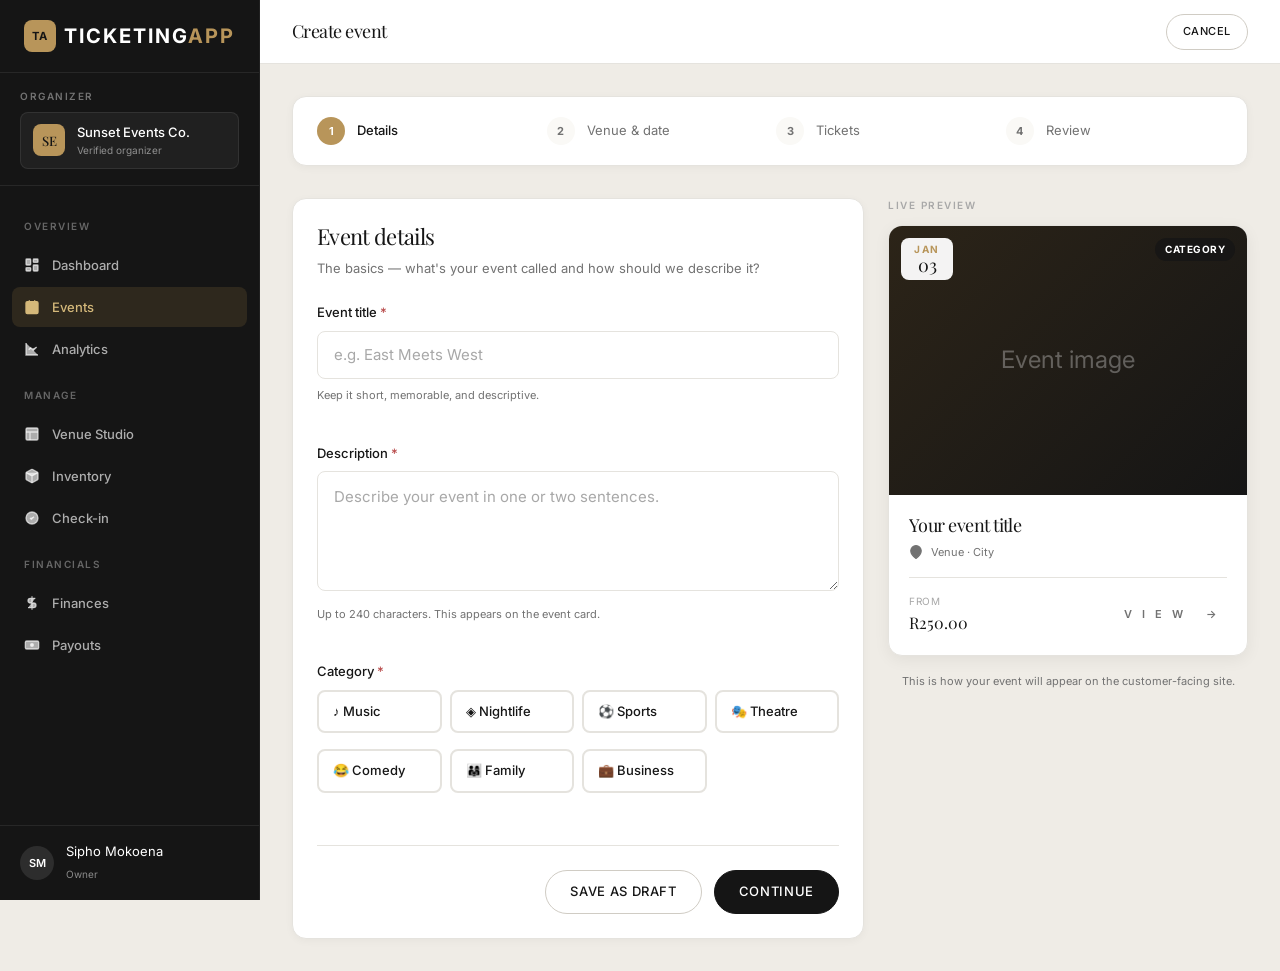
<file: curator/create-event.html>
<!DOCTYPE html>
<html lang="en">
<head>
  <meta charset="UTF-8">
  <meta name="viewport" content="width=device-width, initial-scale=1.0">
  <meta name="theme-color" content="#151515">
  <meta name="description" content="Create a new event on Ticketing App.">

  <title>Create event · Ticketing App for Organizers</title>

  <!-- Fonts -->
  <link rel="preconnect" href="https://fonts.googleapis.com">
  <link rel="preconnect" href="https://fonts.gstatic.com" crossorigin>
  <link href="https://fonts.googleapis.com/css2?family=Inter:wght@300;400;500;600;700&family=Playfair+Display:ital,wght@0,400;0,600;1,400&display=swap" rel="stylesheet">

  <!-- Stylesheets -->
  <link rel="stylesheet" href="../css/variables.css">
  <link rel="stylesheet" href="../css/global.css">
  <link rel="stylesheet" href="../css/navigation.css">
  <link rel="stylesheet" href="../css/homepage.css">
  <link rel="stylesheet" href="../css/curator.css">

  <!-- Wizard-specific styles -->
  <style>
    /* ============================================================
       CREATE EVENT WIZARD STYLES
       ============================================================ */

    .wizard-shell {
      max-width: 1120px;
      margin: 0 auto;
    }

    /* Progress stepper */
    .wizard-steps {
      display: grid;
      grid-template-columns: repeat(4, 1fr);
      gap: var(--space-3);
      margin-bottom: var(--space-8);
      padding: var(--space-5) var(--space-6);
      background: var(--color-surface);
      border: 1px solid var(--color-border);
      border-radius: var(--radius-md);
      box-shadow: var(--shadow-sm);
    }

    .wizard-step {
      display: flex;
      align-items: center;
      gap: var(--space-3);
      font-size: var(--text-sm);
      color: var(--color-text-muted);
      position: relative;
      min-width: 0;
    }

    .wizard-step-number {
      display: inline-flex;
      align-items: center;
      justify-content: center;
      width: 28px;
      height: 28px;
      border-radius: 50%;
      background: var(--color-surface-2);
      color: var(--color-text-muted);
      font-size: var(--text-xs);
      font-weight: var(--weight-bold);
      flex-shrink: 0;
      transition: background var(--transition-fast), color var(--transition-fast);
    }

    .wizard-step.is-active .wizard-step-number {
      background: var(--color-accent);
      color: #fff;
    }

    .wizard-step.is-done .wizard-step-number {
      background: var(--color-success);
      color: #fff;
    }

    .wizard-step.is-active {
      color: var(--color-text);
      font-weight: var(--weight-medium);
    }

    .wizard-step-label {
      display: block;
      overflow: hidden;
      text-overflow: ellipsis;
      white-space: nowrap;
    }

    /* Wizard grid — form + preview */
    .wizard-grid {
      display: grid;
      grid-template-columns: minmax(0, 1fr) 360px;
      gap: var(--space-6);
      align-items: start;
    }

    /* Step panel */
    .wizard-panel {
      display: none;
      background: var(--color-surface);
      border: 1px solid var(--color-border);
      border-radius: var(--radius-md);
      box-shadow: var(--shadow-sm);
      padding: var(--space-6);
    }

    .wizard-panel.is-active {
      display: block;
      animation: fadeIn 0.25s ease;
    }

    .wizard-panel h2 {
      font-family: var(--font-serif);
      font-size: var(--text-xl);
      font-weight: var(--weight-regular);
      color: var(--color-text);
      margin-bottom: var(--space-2);
    }

    .wizard-panel > p {
      font-size: var(--text-sm);
      color: var(--color-text-muted);
      margin-bottom: var(--space-6);
    }

    /* Form */
    .wizard-form {
      display: flex;
      flex-direction: column;
      gap: var(--space-5);
    }

    .wizard-form-row {
      display: grid;
      grid-template-columns: 1fr 1fr;
      gap: var(--space-4);
    }

    .wizard-form textarea {
      min-height: 120px;
    }

    /* Category picker */
    .category-picker {
      display: grid;
      grid-template-columns: repeat(auto-fill, minmax(120px, 1fr));
      gap: var(--space-2);
    }

    .category-option {
      display: flex;
      align-items: center;
      gap: var(--space-2);
      padding: 10px 14px;
      background: var(--color-surface);
      border: 2px solid var(--color-border);
      border-radius: var(--radius-sm);
      font-size: var(--text-sm);
      cursor: pointer;
      transition: border-color var(--transition-fast), background var(--transition-fast);
    }

    .category-option:hover {
      border-color: var(--color-border-strong);
    }

    .category-option.is-selected {
      border-color: var(--color-accent);
      background: var(--color-accent-glow);
      color: var(--color-accent-dark);
      font-weight: var(--weight-medium);
    }

    .category-option input {
      display: none;
    }

    /* Tier list */
    .tier-list {
      display: flex;
      flex-direction: column;
      gap: var(--space-3);
    }

    .tier-row {
      display: grid;
      grid-template-columns: 1fr 100px 120px auto;
      gap: var(--space-3);
      align-items: center;
      padding: var(--space-3);
      background: var(--color-surface-2);
      border: 1px solid var(--color-border);
      border-radius: var(--radius-sm);
    }

    .tier-row input {
      height: 38px;
      font-size: var(--text-sm);
      padding: 0 12px;
    }

    .tier-row label {
      display: none;
    }

    .tier-row-remove {
      display: inline-flex;
      align-items: center;
      justify-content: center;
      width: 32px;
      height: 32px;
      border-radius: var(--radius-sm);
      background: transparent;
      color: var(--color-text-muted);
      border: 1px solid transparent;
      transition: background var(--transition-fast), color var(--transition-fast);
    }

    .tier-row-remove:hover {
      background: var(--color-danger-bg);
      color: var(--color-danger);
    }

    .tier-add-btn {
      display: inline-flex;
      align-items: center;
      gap: var(--space-2);
      padding: 10px 16px;
      background: transparent;
      border: 1px dashed var(--color-border-strong);
      border-radius: var(--radius-sm);
      color: var(--color-text-muted);
      font-size: var(--text-sm);
      font-weight: var(--weight-medium);
      transition: border-color var(--transition-fast), color var(--transition-fast);
    }

    .tier-add-btn:hover {
      border-color: var(--color-accent);
      color: var(--color-accent-dark);
    }

    /* Wizard footer actions */
    .wizard-actions {
      display: flex;
      justify-content: space-between;
      gap: var(--space-3);
      margin-top: var(--space-6);
      padding-top: var(--space-6);
      border-top: 1px solid var(--color-border);
    }

    .wizard-actions-right {
      display: flex;
      gap: var(--space-3);
    }

    /* Preview card */
    .wizard-preview {
      position: sticky;
      top: var(--space-6);
    }

    .wizard-preview-label {
      font-size: var(--text-2xs);
      font-weight: var(--weight-semibold);
      letter-spacing: var(--tracking-widest);
      text-transform: uppercase;
      color: var(--color-text-faint);
      margin-bottom: var(--space-3);
    }

    .preview-card {
      background: var(--color-surface);
      border: 1px solid var(--color-border);
      border-radius: var(--radius-md);
      overflow: hidden;
      box-shadow: var(--shadow-md);
    }

    .preview-image {
      aspect-ratio: 4 / 3;
      background: linear-gradient(135deg, #2c2418 0%, #151515 100%);
      display: grid;
      place-items: center;
      color: rgba(255, 255, 255, 0.3);
      font-size: 1.5rem;
      position: relative;
      overflow: hidden;
    }

    .preview-image img {
      width: 100%;
      height: 100%;
      object-fit: cover;
      position: absolute;
      inset: 0;
    }

    .preview-date {
      position: absolute;
      top: 12px;
      left: 12px;
      background: rgba(255, 255, 255, 0.95);
      backdrop-filter: blur(8px);
      border-radius: var(--radius-sm);
      padding: 6px 10px;
      text-align: center;
      line-height: 1;
      min-width: 52px;
      z-index: 1;
    }

    .preview-date-month {
      font-size: var(--text-2xs);
      font-weight: var(--weight-bold);
      letter-spacing: var(--tracking-widest);
      text-transform: uppercase;
      color: var(--color-accent);
      margin-bottom: 2px;
    }

    .preview-date-day {
      font-family: var(--font-serif);
      font-size: var(--text-lg);
      color: var(--color-text);
    }

    .preview-category {
      position: absolute;
      top: 12px;
      right: 12px;
      padding: 4px 10px;
      background: rgba(21, 21, 21, 0.75);
      color: #fff;
      border-radius: var(--radius-full);
      font-size: var(--text-2xs);
      font-weight: var(--weight-bold);
      letter-spacing: var(--tracking-wide);
      text-transform: uppercase;
      z-index: 1;
    }

    .preview-body {
      padding: var(--space-5);
    }

    .preview-title {
      font-family: var(--font-serif);
      font-size: var(--text-lg);
      font-weight: var(--weight-regular);
      color: var(--color-text);
      margin-bottom: var(--space-2);
      line-height: var(--leading-snug);
    }

    .preview-venue {
      display: flex;
      align-items: center;
      gap: var(--space-2);
      font-size: var(--text-xs);
      color: var(--color-text-muted);
      margin-bottom: var(--space-4);
    }

    .preview-footer {
      display: flex;
      align-items: center;
      justify-content: space-between;
      padding-top: var(--space-4);
      border-top: 1px solid var(--color-border);
    }

    .preview-price {
      font-family: var(--font-serif);
      font-size: var(--text-md);
      color: var(--color-text);
    }

    .preview-price small {
      display: block;
      font-family: var(--font-sans);
      font-size: var(--text-2xs);
      color: var(--color-text-faint);
      letter-spacing: var(--tracking-wide);
      text-transform: uppercase;
      margin-bottom: 2px;
    }

    /* Review summary */
    .review-block {
      margin-bottom: var(--space-5);
      padding-bottom: var(--space-5);
      border-bottom: 1px solid var(--color-border);
    }

    .review-block:last-child {
      border-bottom: 0;
      margin-bottom: 0;
      padding-bottom: 0;
    }

    .review-block h4 {
      font-size: var(--text-xs);
      font-weight: var(--weight-semibold);
      letter-spacing: var(--tracking-wider);
      text-transform: uppercase;
      color: var(--color-text-faint);
      margin: 0 0 var(--space-3) 0;
    }

    .review-row {
      display: flex;
      justify-content: space-between;
      gap: var(--space-4);
      padding: var(--space-2) 0;
      font-size: var(--text-sm);
    }

    .review-row span:first-child {
      color: var(--color-text-muted);
    }

    .review-row span:last-child {
      color: var(--color-text);
      font-weight: var(--weight-medium);
      text-align: right;
    }

    /* Toast */
    .wizard-toast {
      position: fixed;
      bottom: 24px;
      left: 50%;
      transform: translateX(-50%);
      background: var(--color-dark);
      color: var(--color-text-inverse);
      padding: 12px 20px;
      border-radius: var(--radius-full);
      font-size: var(--text-sm);
      z-index: 9999;
      box-shadow: var(--shadow-lg);
    }

    /* Responsive */
    @media (max-width: 1000px) {
      .wizard-grid {
        grid-template-columns: 1fr;
      }

      .wizard-preview {
        position: relative;
        top: auto;
        order: -1;
      }

      .wizard-steps {
        grid-template-columns: repeat(2, 1fr);
      }
    }

    @media (max-width: 640px) {
      .wizard-form-row {
        grid-template-columns: 1fr;
      }

      .tier-row {
        grid-template-columns: 1fr;
      }

      .wizard-actions {
        flex-direction: column-reverse;
      }

      .wizard-actions-right {
        width: 100%;
      }

      .wizard-actions-right .btn {
        flex: 1;
      }
    }
  </style>
</head>

<body>

  <div class="curator-app">

    <!-- ============================================================
         SIDEBAR
         ============================================================ -->
    <aside class="curator-sidebar" aria-label="Curator navigation">

      <div class="curator-sidebar-brand">
        <a href="../index.html" class="logo" aria-label="Ticketing App home">
          <span class="logo-mark" aria-hidden="true">TA</span>
          <span class="logo-text">Ticketing<span>App</span></span>
        </a>
      </div>

      <div class="curator-picker">
        <span class="curator-picker-label">Organizer</span>
        <button class="curator-picker-btn" type="button">
          <span class="curator-picker-avatar" aria-hidden="true">SE</span>
          <span class="curator-picker-info">
            <span class="curator-picker-name">Sunset Events Co.</span>
            <span class="curator-picker-role">Verified organizer</span>
          </span>
        </button>
      </div>

      <ul class="curator-nav">

        <li class="curator-nav-section">Overview</li>
        <li>
          <a class="curator-nav-link" href="index.html">
            <svg viewBox="0 0 24 24" fill="none" stroke="currentColor" stroke-width="2" aria-hidden="true">
              <rect x="3" y="3" width="7" height="9" rx="1"/>
              <rect x="14" y="3" width="7" height="5" rx="1"/>
              <rect x="14" y="12" width="7" height="9" rx="1"/>
              <rect x="3" y="16" width="7" height="5" rx="1"/>
            </svg>
            Dashboard
          </a>
        </li>

        <li>
          <a class="curator-nav-link is-active" href="events.html">
            <svg viewBox="0 0 24 24" fill="none" stroke="currentColor" stroke-width="2" aria-hidden="true">
              <rect x="3" y="4" width="18" height="18" rx="2"/>
              <path d="M16 2v4M8 2v4M3 10h18"/>
            </svg>
            Events
          </a>
        </li>

        <li>
          <a class="curator-nav-link" href="analytics.html">
            <svg viewBox="0 0 24 24" fill="none" stroke="currentColor" stroke-width="2" aria-hidden="true">
              <path d="M3 3v18h18"/>
              <path d="m19 9-5 5-4-4-3 3"/>
            </svg>
            Analytics
          </a>
        </li>

        <li class="curator-nav-section">Manage</li>

        <li>
          <a class="curator-nav-link" href="venue-studio.html">
            <svg viewBox="0 0 24 24" fill="none" stroke="currentColor" stroke-width="2" aria-hidden="true">
              <rect x="3" y="3" width="18" height="18" rx="2"/>
              <path d="M3 9h18M9 21V9"/>
            </svg>
            Venue Studio
          </a>
        </li>

        <li>
          <a class="curator-nav-link" href="inventory.html">
            <svg viewBox="0 0 24 24" fill="none" stroke="currentColor" stroke-width="2" aria-hidden="true">
              <path d="M21 16V8a2 2 0 0 0-1-1.73l-7-4a2 2 0 0 0-2 0l-7 4A2 2 0 0 0 3 8v8a2 2 0 0 0 1 1.73l7 4a2 2 0 0 0 2 0l7-4A2 2 0 0 0 21 16z"/>
              <path d="m3.3 7 8.7 5 8.7-5M12 22V12"/>
            </svg>
            Inventory
          </a>
        </li>

        <li>
          <a class="curator-nav-link" href="check-in.html">
            <svg viewBox="0 0 24 24" fill="none" stroke="currentColor" stroke-width="2" aria-hidden="true">
              <path d="M9 12l2 2 4-4"/>
              <circle cx="12" cy="12" r="9"/>
            </svg>
            Check-in
          </a>
        </li>

        <li class="curator-nav-section">Financials</li>

        <li>
          <a class="curator-nav-link" href="finances.html">
            <svg viewBox="0 0 24 24" fill="none" stroke="currentColor" stroke-width="2" aria-hidden="true">
              <path d="M12 2v20M17 5H9.5a3.5 3.5 0 0 0 0 7h5a3.5 3.5 0 0 1 0 7H6"/>
            </svg>
            Finances
          </a>
        </li>

        <li>
          <a class="curator-nav-link" href="payouts.html">
            <svg viewBox="0 0 24 24" fill="none" stroke="currentColor" stroke-width="2" aria-hidden="true">
              <rect x="2" y="6" width="20" height="12" rx="2"/>
              <circle cx="12" cy="12" r="2"/>
            </svg>
            Payouts
          </a>
        </li>

      </ul>

      <div class="curator-sidebar-footer">
        <div class="curator-sidebar-user">
          <span class="curator-user-avatar" aria-hidden="true">SM</span>
          <span class="curator-user-info">
            <span class="curator-user-name">Sipho Mokoena</span>
            <span class="curator-user-role">Owner</span>
          </span>
        </div>
      </div>

    </aside>

    <!-- ============================================================
         MAIN
         ============================================================ -->
    <div class="curator-main">

      <div class="curator-topbar">
        <div class="curator-topbar-left">
          <h2 class="curator-topbar-title">Create event</h2>
        </div>
        <div class="curator-topbar-right">
          <a href="events.html" class="btn btn-secondary btn-sm">Cancel</a>
        </div>
      </div>

      <div class="curator-content">
        <div class="wizard-shell">

          <!-- ============================================================
               STEPPER
               ============================================================ -->
          <div class="wizard-steps" id="wizardSteps">
            <div class="wizard-step is-active" data-step="1">
              <span class="wizard-step-number">1</span>
              <span class="wizard-step-label">Details</span>
            </div>
            <div class="wizard-step" data-step="2">
              <span class="wizard-step-number">2</span>
              <span class="wizard-step-label">Venue &amp; date</span>
            </div>
            <div class="wizard-step" data-step="3">
              <span class="wizard-step-number">3</span>
              <span class="wizard-step-label">Tickets</span>
            </div>
            <div class="wizard-step" data-step="4">
              <span class="wizard-step-number">4</span>
              <span class="wizard-step-label">Review</span>
            </div>
          </div>

          <!-- ============================================================
               WIZARD + PREVIEW
               ============================================================ -->
          <div class="wizard-grid">

            <!-- ============================================================
                 FORM SIDE
                 ============================================================ -->
            <div>

              <!-- ============================================================
                   STEP 1 — DETAILS
                   ============================================================ -->
              <div class="wizard-panel is-active" data-panel="1">
                <h2>Event details</h2>
                <p>The basics — what's your event called and how should we describe it?</p>

                <form class="wizard-form" id="step1Form" onsubmit="return false;">
                  <div class="form-group">
                    <label for="eventTitle">Event title <span class="required" style="color:var(--color-danger);">*</span></label>
                    <input type="text" id="eventTitle" placeholder="e.g. East Meets West" maxlength="80">
                    <span class="form-hint">Keep it short, memorable, and descriptive.</span>
                  </div>

                  <div class="form-group">
                    <label for="eventDescription">Description <span class="required" style="color:var(--color-danger);">*</span></label>
                    <textarea id="eventDescription" placeholder="Describe your event in one or two sentences." maxlength="240"></textarea>
                    <span class="form-hint">Up to 240 characters. This appears on the event card.</span>
                  </div>

                  <div class="form-group">
                    <label>Category <span class="required" style="color:var(--color-danger);">*</span></label>
                    <div class="category-picker" id="categoryPicker">
                      <!-- Populated by wizard JS -->
                    </div>
                  </div>
                </form>

                <div class="wizard-actions">
                  <span></span>
                  <div class="wizard-actions-right">
                    <button class="btn btn-secondary" type="button" id="saveDraftBtn">Save as draft</button>
                    <button class="btn btn-primary" type="button" data-next="2">Continue</button>
                  </div>
                </div>
              </div>

              <!-- ============================================================
                   STEP 2 — VENUE & DATE
                   ============================================================ -->
              <div class="wizard-panel" data-panel="2">
                <h2>Venue &amp; date</h2>
                <p>Where and when is it happening?</p>

                <form class="wizard-form" id="step2Form" onsubmit="return false;">
                  <div class="form-group">
                    <label for="eventVenue">Venue <span class="required" style="color:var(--color-danger);">*</span></label>
                    <select id="eventVenue">
                      <!-- Populated by wizard JS -->
                    </select>
                  </div>

                  <div class="form-group">
                    <label for="eventCity">City <span class="required" style="color:var(--color-danger);">*</span></label>
                    <select id="eventCity">
                      <!-- Populated by wizard JS -->
                    </select>
                  </div>

                  <div class="wizard-form-row">
                    <div class="form-group">
                      <label for="eventDate">Date <span class="required" style="color:var(--color-danger);">*</span></label>
                      <input type="date" id="eventDate" min="">
                    </div>

                    <div class="form-group">
                      <label for="eventTime">Time <span class="required" style="color:var(--color-danger);">*</span></label>
                      <input type="time" id="eventTime" value="19:00">
                    </div>
                  </div>

                  <div class="form-group">
                    <label for="eventImage">Event image URL</label>
                    <input type="url" id="eventImage" placeholder="https://images.unsplash.com/...">
                    <span class="form-hint">Paste a URL to an image. Optional — we'll use a placeholder if you skip it.</span>
                  </div>
                </form>

                <div class="wizard-actions">
                  <button class="btn btn-ghost" type="button" data-prev="1">← Back</button>
                  <div class="wizard-actions-right">
                    <button class="btn btn-primary" type="button" data-next="3">Continue</button>
                  </div>
                </div>
              </div>

              <!-- ============================================================
                   STEP 3 — TICKETS
                   ============================================================ -->
              <div class="wizard-panel" data-panel="3">
                <h2>Ticket tiers</h2>
                <p>Define what you're selling — from general admission to platinum tables.</p>

                <div class="tier-list" id="tierList">
                  <!-- Populated by wizard JS -->
                </div>

                <button class="tier-add-btn" type="button" id="addTierBtn" style="margin-top: var(--space-4);">
                  <span style="font-weight:700;">+</span> Add another tier
                </button>

                <div class="wizard-actions">
                  <button class="btn btn-ghost" type="button" data-prev="2">← Back</button>
                  <div class="wizard-actions-right">
                    <button class="btn btn-primary" type="button" data-next="4">Continue</button>
                  </div>
                </div>
              </div>

              <!-- ============================================================
                   STEP 4 — REVIEW
                   ============================================================ -->
              <div class="wizard-panel" data-panel="4">
                <h2>Review &amp; publish</h2>
                <p>Take a last look before you go live.</p>

                <div id="reviewContent">
                  <!-- Populated by wizard JS -->
                </div>

                <div class="wizard-actions">
                  <button class="btn btn-ghost" type="button" data-prev="3">← Back</button>
                  <div class="wizard-actions-right">
                    <button class="btn btn-secondary" type="button" id="saveDraftBtn2">Save as draft</button>
                    <button class="btn btn-primary" type="button" id="publishBtn">
                      Publish event
                    </button>
                  </div>
                </div>
              </div>

            </div>

            <!-- ============================================================
                 PREVIEW SIDE
                 ============================================================ -->
            <aside class="wizard-preview">
              <div class="wizard-preview-label">Live preview</div>

              <div class="preview-card">
                <div class="preview-image" id="previewImage">
                  <span>Event image</span>
                  <div class="preview-date">
                    <div class="preview-date-month" id="previewMonth">Aug</div>
                    <div class="preview-date-day" id="previewDay">24</div>
                  </div>
                  <span class="preview-category" id="previewCategory">Music</span>
                </div>

                <div class="preview-body">
                  <h3 class="preview-title" id="previewTitle">Your event title</h3>

                  <div class="preview-venue">
                    <svg viewBox="0 0 24 24" fill="none" stroke="currentColor" stroke-width="2" style="width:14px;height:14px;" aria-hidden="true">
                      <path d="M21 10c0 7-9 13-9 13s-9-6-9-13a9 9 0 0 1 18 0z"/>
                      <circle cx="12" cy="10" r="3"/>
                    </svg>
                    <span id="previewVenue">Venue · City</span>
                  </div>

                  <div class="preview-footer">
                    <div class="preview-price">
                      <small>From</small>
                      <span id="previewPrice">R0</span>
                    </div>
                    <span style="font-size: var(--text-xs); font-weight: 600; letter-spacing: var(--text-2xs); text-transform: uppercase; color: var(--color-text-muted);">
                      View →
                    </span>
                  </div>
                </div>
              </div>

              <p style="font-size: var(--text-xs); color: var(--color-text-muted); margin-top: var(--space-4); text-align: center; line-height: var(--leading-relaxed);">
                This is how your event will appear on the customer-facing site.
              </p>
            </aside>

          </div>

        </div>
      </div>
    </div>

  </div>

  <!-- ============================================================
       SCRIPTS
       ============================================================ -->
  <script src="../js/currency.js"></script>
  <script src="../js/fees.js"></script>
  <script src="../js/data.js"></script>
  <script src="../js/analytics.js"></script>
  <script src="../js/navigation.js"></script>

  <script>
  (function () {
    "use strict";

    /* ============================================================
       STATE
       ============================================================ */

    const wizard = {
      step: 1,
      data: {
        title: "",
        description: "",
        category: "",
        venueId: "",
        city: "",
        date: "",
        time: "19:00",
        image: "",
        tiers: [],
      },
    };

    /* ============================================================
       UTILS
       ============================================================ */

    function fmt(amount) {
      if (window.Currency && window.Currency.format) {
        return window.Currency.format(amount);
      }
      return `R${Number(amount || 0).toLocaleString()}`;
    }

    function escapeHTML(str) {
      if (str == null) return "";
      return String(str)
        .replace(/&/g, "&amp;")
        .replace(/</g, "&lt;")
        .replace(/>/g, "&gt;")
        .replace(/"/g, "&quot;")
        .replace(/'/g, "&#039;");
    }

    function showToast(message) {
      const existing = document.querySelector(".wizard-toast");
      if (existing) existing.remove();
      const t = document.createElement("div");
      t.className = "wizard-toast";
      t.textContent = message;
      document.body.appendChild(t);
      setTimeout(() => t.remove(), 2400);
    }

    function track(name, props) {
      if (window.Analytics && window.Analytics.track) {
        window.Analytics.track(name, props);
      }
    }

    /* ============================================================
       INIT — POPULATE SELECTS AND DEFAULT TIERS
       ============================================================ */

    function init() {
      // Populate cities
      const citySelect = document.getElementById("eventCity");
      if (citySelect && window.Data) {
        const cities = window.Data.getCities();
        citySelect.innerHTML = `<option value="">Select city</option>` +
          cities.map(c => `<option value="${c.id}">${c.name}</option>`).join("");
      }

      // Populate venues
      const venueSelect = document.getElementById("eventVenue");
      if (venueSelect && window.Data) {
        const venues = window.Data.getVenues();
        venueSelect.innerHTML = `<option value="">Select venue</option>` +
          venues.map(v => `<option value="${v.id}">${v.name} · ${v.city.toUpperCase()}</option>`).join("");
      }

      // Populate categories
      const catPicker = document.getElementById("categoryPicker");
      if (catPicker && window.Data) {
        const cats = window.Data.getCategories();
        catPicker.innerHTML = cats.map(c => `
          <label class="category-option" data-category="${c.id}">
            <input type="radio" name="category" value="${c.id}">
            <span>${c.icon} ${escapeHTML(c.name)}</span>
          </label>
        `).join("");

        catPicker.querySelectorAll("[data-category]").forEach(el => {
          el.addEventListener("click", () => {
            catPicker.querySelectorAll(".category-option").forEach(x => x.classList.remove("is-selected"));
            el.classList.add("is-selected");
            const input = el.querySelector("input");
            if (input) input.checked = true;
            wizard.data.category = el.dataset.category;
            updatePreview();
          });
        });
      }

      // Default date = today + 30 days
      const dateInput = document.getElementById("eventDate");
      if (dateInput) {
        const min = new Date();
        min.setDate(min.getDate() + 1);
        dateInput.min = min.toISOString().split("T")[0];

        const def = new Date();
        def.setDate(def.getDate() + 30);
        dateInput.value = def.toISOString().split("T")[0];
        wizard.data.date = dateInput.value;
      }

      // Add two default tiers
      addTier({ name: "General Admission", price: 250, capacity: 200 });
      addTier({ name: "VIP", price: 950, capacity: 50 });

      // Wire inputs to state
      wireInputs();

      // Wire navigation
      wireNav();

      // Wire tier add
      const addBtn = document.getElementById("addTierBtn");
      if (addBtn) {
        addBtn.addEventListener("click", () => {
          addTier({ name: "", price: 0, capacity: 50 });
        });
      }

      // Wire draft save
      document.getElementById("saveDraftBtn")?.addEventListener("click", saveDraft);
      document.getElementById("saveDraftBtn2")?.addEventListener("click", saveDraft);

      // Wire publish
      document.getElementById("publishBtn")?.addEventListener("click", publish);

      // Initial preview
      updatePreview();

      track("page_view", { page: "curator_create_event" });
    }

    /* ============================================================
       WIRE INPUTS
       ============================================================ */

    function wireInputs() {
      const title = document.getElementById("eventTitle");
      const description = document.getElementById("eventDescription");
      const venue = document.getElementById("eventVenue");
      const city = document.getElementById("eventCity");
      const date = document.getElementById("eventDate");
      const time = document.getElementById("eventTime");
      const image = document.getElementById("eventImage");

      title?.addEventListener("input", (e) => {
        wizard.data.title = e.target.value;
        updatePreview();
      });

      description?.addEventListener("input", (e) => {
        wizard.data.description = e.target.value;
      });

      venue?.addEventListener("change", (e) => {
        wizard.data.venueId = e.target.value;
        updatePreview();
      });

      city?.addEventListener("change", (e) => {
        wizard.data.city = e.target.value;
        updatePreview();
      });

      date?.addEventListener("change", (e) => {
        wizard.data.date = e.target.value;
        updatePreview();
      });

      time?.addEventListener("change", (e) => {
        wizard.data.time = e.target.value;
      });

      image?.addEventListener("input", (e) => {
        wizard.data.image = e.target.value;
        updatePreview();
      });
    }

    /* ============================================================
       NAVIGATION
       ============================================================ */

    function wireNav() {
      document.querySelectorAll("[data-next]").forEach(btn => {
        btn.addEventListener("click", () => {
          const target = parseInt(btn.dataset.next, 10);
          if (validateStep(wizard.step)) {
            goTo(target);
          }
        });
      });

      document.querySelectorAll("[data-prev]").forEach(btn => {
        btn.addEventListener("click", () => {
          const target = parseInt(btn.dataset.prev, 10);
          goTo(target);
        });
      });
    }

    function goTo(step) {
      wizard.step = step;

      document.querySelectorAll(".wizard-panel").forEach(p => {
        p.classList.toggle("is-active", parseInt(p.dataset.panel, 10) === step);
      });

      document.querySelectorAll(".wizard-step").forEach(s => {
        const n = parseInt(s.dataset.step, 10);
        s.classList.toggle("is-active", n === step);
        s.classList.toggle("is-done", n < step);
      });

      if (step === 4) renderReview();

      track("curator_wizard_step", { step });
    }

    function validateStep(step) {
      if (step === 1) {
        if (!wizard.data.title.trim()) {
          showToast("Please enter an event title.");
          return false;
        }
        if (!wizard.data.category) {
          showToast("Please select a category.");
          return false;
        }
      }

      if (step === 2) {
        if (!wizard.data.venueId) {
          showToast("Please select a venue.");
          return false;
        }
        if (!wizard.data.city) {
          showToast("Please select a city.");
          return false;
        }
        if (!wizard.data.date) {
          showToast("Please pick a date.");
          return false;
        }
      }

      if (step === 3) {
        if (!wizard.data.tiers.length) {
          showToast("Add at least one ticket tier.");
          return false;
        }
        const invalid = wizard.data.tiers.some(t => !t.name.trim() || !t.price || !t.capacity);
        if (invalid) {
          showToast("Every tier needs a name, price, and capacity.");
          return false;
        }
      }

      return true;
    }

    /* ============================================================
       TIERS
       ============================================================ */

    function addTier(initial) {
      const tier = {
        id: "tier_" + Date.now() + "_" + Math.floor(Math.random() * 1000),
        name: initial.name || "",
        price: initial.price || 0,
        capacity: initial.capacity || 50,
      };
      wizard.data.tiers.push(tier);
      renderTiers();
    }

    function renderTiers() {
      const list = document.getElementById("tierList");
      if (!list) return;

      list.innerHTML = wizard.data.tiers.map(t => `
        <div class="tier-row" data-tier-id="${t.id}">
          <input type="text" placeholder="Tier name (e.g. VIP)" value="${escapeHTML(t.name)}" data-field="name">
          <input type="number" placeholder="Price" value="${t.price || ""}" min="0" step="50" data-field="price">
          <input type="number" placeholder="Capacity" value="${t.capacity || ""}" min="1" data-field="capacity">
          <button class="tier-row-remove" type="button" title="Remove">
            <svg viewBox="0 0 24 24" fill="none" stroke="currentColor" stroke-width="2" style="width:14px;height:14px;">
              <path d="M18 6 6 18M6 6l12 12"/>
            </svg>
          </button>
        </div>
      `).join("");

      list.querySelectorAll(".tier-row").forEach(row => {
        const id = row.dataset.tierId;
        const tier = wizard.data.tiers.find(t => t.id === id);

        row.querySelectorAll("input").forEach(input => {
          input.addEventListener("input", () => {
            const field = input.dataset.field;
            if (field === "price" || field === "capacity") {
              tier[field] = Number(input.value) || 0;
            } else {
              tier[field] = input.value;
            }
            updatePreview();
          });
        });

        row.querySelector(".tier-row-remove").addEventListener("click", () => {
          wizard.data.tiers = wizard.data.tiers.filter(t => t.id !== id);
          renderTiers();
          updatePreview();
        });
      });

      updatePreview();
    }

    /* ============================================================
       PREVIEW
       ============================================================ */

    function updatePreview() {
      const title = document.getElementById("previewTitle");
      const venue = document.getElementById("previewVenue");
      const price = document.getElementById("previewPrice");
      const month = document.getElementById("previewMonth");
      const day = document.getElementById("previewDay");
      const cat = document.getElementById("previewCategory");
      const img = document.getElementById("previewImage");

      if (title) title.textContent = wizard.data.title || "Your event title";

      let venueText = "Venue · City";
      if (window.Data) {
        const v = wizard.data.venueId ? window.Data.getVenue(wizard.data.venueId) : null;
        const c = wizard.data.city ? window.Data.getCity(wizard.data.city) : null;
        venueText = `${v ? v.name : "Venue"} · ${c ? c.name : "City"}`;
      }
      if (venue) venue.textContent = venueText;

      const lowest = wizard.data.tiers.length
        ? Math.min(...wizard.data.tiers.filter(t => t.price > 0).map(t => t.price))
        : 0;
      if (price) price.textContent = fmt(lowest || 0);

      if (wizard.data.date) {
        const d = new Date(wizard.data.date);
        const months = ["Jan","Feb","Mar","Apr","May","Jun","Jul","Aug","Sep","Oct","Nov","Dec"];
        if (month) month.textContent = months[d.getMonth()];
        if (day) day.textContent = String(d.getDate()).padStart(2, "0");
      }

      if (cat && window.Data) {
        const c = window.Data.getCategory(wizard.data.category);
        cat.textContent = c ? c.name : "Category";
      }

      // Image
      if (img) {
        const existing = img.querySelector("img");
        if (wizard.data.image) {
          if (existing) {
            existing.src = wizard.data.image;
          } else {
            const i = document.createElement("img");
            i.src = wizard.data.image;
            i.alt = "";
            i.onerror = () => i.remove();
            img.appendChild(i);
          }
        } else if (existing) {
          existing.remove();
        }
      }
    }

    /* ============================================================
       REVIEW
       ============================================================ */

    function renderReview() {
      const container = document.getElementById("reviewContent");
      if (!container) return;

      const v = wizard.data.venueId ? window.Data.getVenue(wizard.data.venueId) : null;
      const c = wizard.data.city ? window.Data.getCity(wizard.data.city) : null;
      const cat = window.Data.getCategory(wizard.data.category);

      const totalCapacity = wizard.data.tiers.reduce((s, t) => s + (t.capacity || 0), 0);
      const lowestPrice = Math.min(...wizard.data.tiers.filter(t => t.price > 0).map(t => t.price)) || 0;

      container.innerHTML = `
        <div class="review-block">
          <h4>Event</h4>
          <div class="review-row"><span>Title</span><span>${escapeHTML(wizard.data.title)}</span></div>
          <div class="review-row"><span>Category</span><span>${escapeHTML(cat ? cat.name : "")}</span></div>
          <div class="review-row"><span>Description</span><span>${escapeHTML(wizard.data.description || "—")}</span></div>
        </div>

        <div class="review-block">
          <h4>Venue &amp; date</h4>
          <div class="review-row"><span>Venue</span><span>${escapeHTML(v ? v.name : "")}</span></div>
          <div class="review-row"><span>City</span><span>${escapeHTML(c ? c.name : "")}</span></div>
          <div class="review-row"><span>Date</span><span>${escapeHTML(wizard.data.date)}</span></div>
          <div class="review-row"><span>Time</span><span>${escapeHTML(wizard.data.time)}</span></div>
        </div>

        <div class="review-block">
          <h4>Tickets</h4>
          ${wizard.data.tiers.map(t => `
            <div class="review-row">
              <span>${escapeHTML(t.name)}</span>
              <span>${fmt(t.price)} · ${t.capacity} seats</span>
            </div>
          `).join("")}
          <div class="review-row" style="border-top:1px solid var(--color-border); margin-top:8px; padding-top:8px;">
            <span>Total capacity</span>
            <span>${totalCapacity} seats</span>
          </div>
          <div class="review-row">
            <span>Starting price</span>
            <span>${fmt(lowestPrice)}</span>
          </div>
        </div>
      `;
    }

    /* ============================================================
       SAVE / PUBLISH
       ============================================================ */

    function saveDraft() {
      try {
        const drafts = JSON.parse(localStorage.getItem("ticketing_app:drafts") || "[]");
        drafts.push({
          ...wizard.data,
          savedAt: Date.now(),
        });
        localStorage.setItem("ticketing_app:drafts", JSON.stringify(drafts));
        showToast("Draft saved.");
        track("curator_save_draft", { title: wizard.data.title });
      } catch (e) {
        showToast("Could not save draft.");
      }
    }

    function publish() {
      if (!validateStep(1) || !validateStep(2) || !validateStep(3)) {
        showToast("Please complete all required fields.");
        return;
      }

      const id = wizard.data.title.toLowerCase().replace(/[^a-z0-9]+/g, "-").replace(/^-|-$/g, "") || "event";

      const newEvent = {
        id: id,
        title: wizard.data.title,
        slug: id,
        category: wizard.data.category,
        venueId: wizard.data.venueId,
        city: wizard.data.city,
        date: wizard.data.date,
        dateLabel: "",
        time: wizard.data.time,
        timeLabel: wizard.data.time,
        priceFrom: Math.min(...wizard.data.tiers.map(t => t.price)),
        image: wizard.data.image || "https://images.unsplash.com/photo-1493225457124-a3eb161ffa5f?w=1200",
        description: wizard.data.description,
        featured: false,
        status: "active",
        ticketTiers: wizard.data.tiers.map((t, i) => ({
          id: `${id}-tier-${i + 1}`,
          name: t.name,
          description: `${t.name} tier`,
          price: t.price,
          capacity: t.capacity,
          available: t.capacity,
          tier: i === 0 ? "general" : i === 1 ? "premium" : "vip",
        })),
        createdByCurator: true,
        createdAt: Date.now(),
      };

      try {
        const custom = JSON.parse(localStorage.getItem("ticketing_app:curatorEvents") || "[]");
        custom.push(newEvent);
        localStorage.setItem("ticketing_app:curatorEvents", JSON.stringify(custom));
      } catch (e) {}

      track("curator_publish_event", {
        eventId: newEvent.id,
        title: newEvent.title,
        tierCount: newEvent.ticketTiers.length,
      });

      showToast("Event published! Redirecting to your dashboard…");

      setTimeout(() => {
        window.location.href = "index.html";
      }, 1400);
    }

    /* ============================================================
       BOOT
       ============================================================ */

    if (document.readyState === "loading") {
      document.addEventListener("DOMContentLoaded", init);
    } else {
      init();
    }

  })();
  </script>

</body>
</html>
</file>
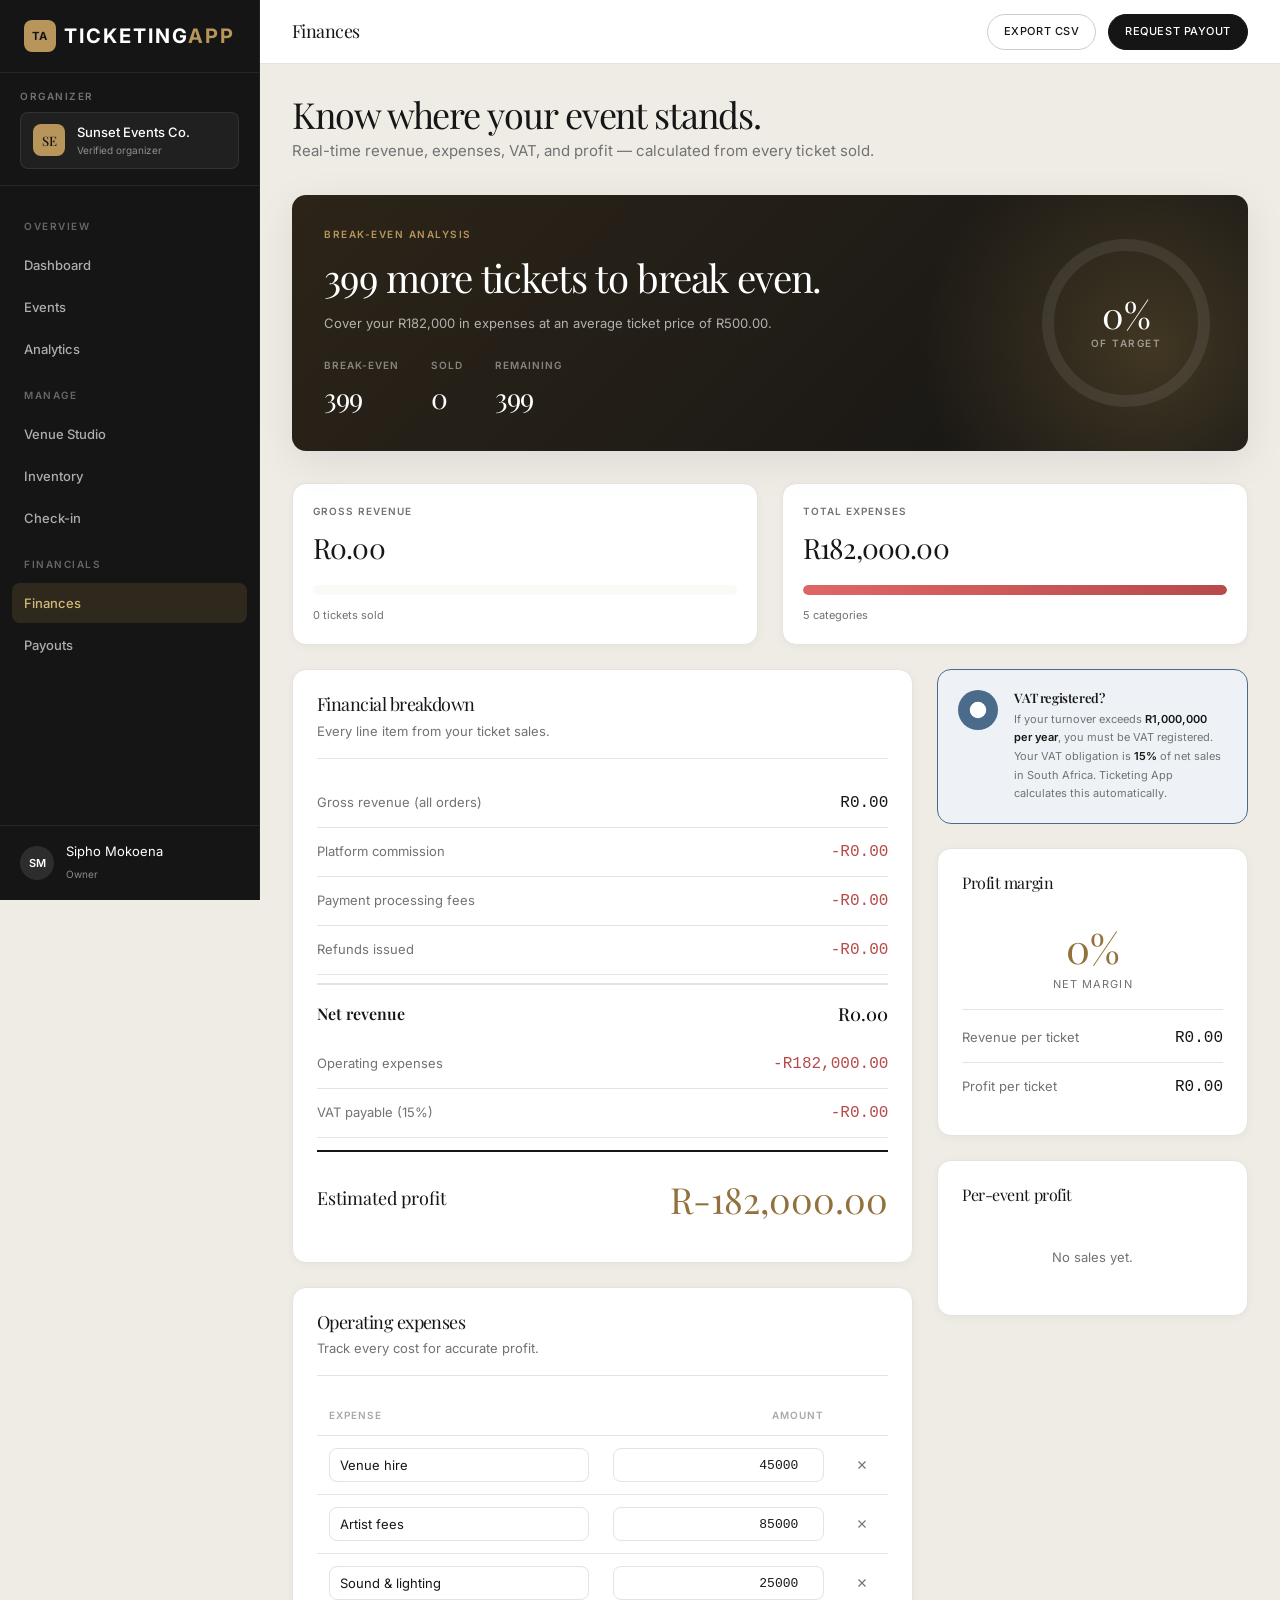
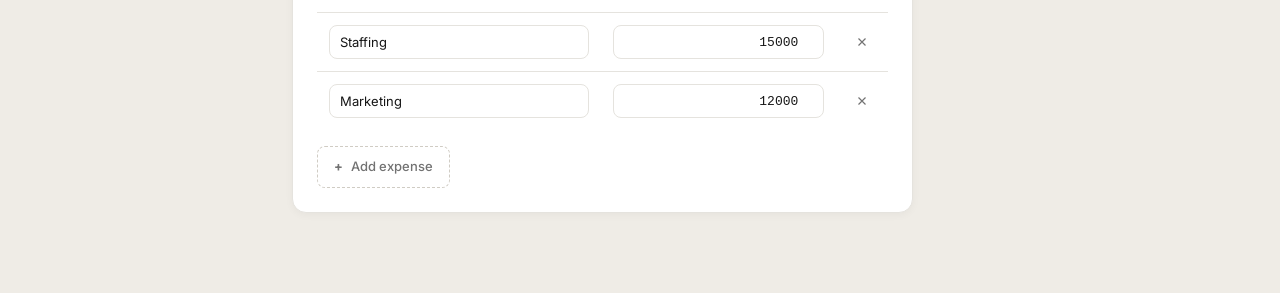
<file: curator/finances.html>
<!DOCTYPE html>
<html lang="en">
<head>
  <meta charset="UTF-8">
  <meta name="viewport" content="width=device-width, initial-scale=1.0">
  <meta name="theme-color" content="#151515">
  <meta name="description" content="Understand your revenue, profit, and break-even point.">

  <title>Finances · Ticketing App for Organizers</title>

  <!-- Fonts -->
  <link rel="preconnect" href="https://fonts.googleapis.com">
  <link rel="preconnect" href="https://fonts.gstatic.com" crossorigin>
  <link href="https://fonts.googleapis.com/css2?family=Inter:wght@300;400;500;600;700&family=Playfair+Display:ital,wght@0,400;0,600;1,400&display=swap" rel="stylesheet">

  <!-- Stylesheets -->
  <link rel="stylesheet" href="../css/variables.css">
  <link rel="stylesheet" href="../css/global.css">
  <link rel="stylesheet" href="../css/navigation.css">
  <link rel="stylesheet" href="../css/homepage.css">
  <link rel="stylesheet" href="../css/curator.css">

  <style>
    /* ============================================================
       FINANCES PAGE
       ============================================================ */

    /* Break-even hero card */
    .break-even-card {
      display: grid;
      grid-template-columns: 1fr auto;
      gap: var(--space-8);
      align-items: center;
      padding: var(--space-8);
      background: linear-gradient(135deg, #2c2418 0%, #151515 100%);
      color: var(--color-text-inverse);
      border-radius: var(--radius-md);
      box-shadow: var(--shadow-lg);
      margin-bottom: var(--space-8);
      position: relative;
      overflow: hidden;
    }

    .break-even-card::before {
      content: "";
      position: absolute;
      top: -40%;
      right: -20%;
      width: 60%;
      height: 200%;
      background: radial-gradient(
        circle,
        rgba(184, 148, 74, 0.25) 0%,
        transparent 60%
      );
      pointer-events: none;
    }

    .break-even-card-left {
      position: relative;
    }

    .break-even-card-label {
      font-size: var(--text-2xs);
      font-weight: var(--weight-semibold);
      letter-spacing: var(--tracking-widest);
      text-transform: uppercase;
      color: var(--color-accent);
      margin-bottom: var(--space-3);
    }

    .break-even-card-title {
      font-family: var(--font-serif);
      font-size: clamp(1.75rem, 3vw, 2.5rem);
      font-weight: var(--weight-regular);
      letter-spacing: var(--tracking-tight);
      color: var(--color-text-inverse);
      margin-bottom: var(--space-3);
    }

    .break-even-card-subtitle {
      font-size: var(--text-sm);
      color: rgba(255, 255, 255, 0.65);
      line-height: var(--leading-relaxed);
      max-width: 480px;
      margin-bottom: var(--space-6);
    }

    .break-even-card-stats {
      display: flex;
      gap: var(--space-8);
      flex-wrap: wrap;
    }

    .break-even-stat-label {
      font-size: var(--text-2xs);
      font-weight: var(--weight-semibold);
      letter-spacing: var(--tracking-wider);
      text-transform: uppercase;
      color: rgba(255, 255, 255, 0.45);
      margin-bottom: 4px;
      display: block;
    }

    .break-even-stat-value {
      font-family: var(--font-serif);
      font-size: var(--text-2xl);
      color: var(--color-text-inverse);
      letter-spacing: var(--tracking-tight);
    }

    /* Radial progress */
    .break-even-card-right {
      position: relative;
      display: flex;
      align-items: center;
      justify-content: center;
    }

    .break-even-radial {
      width: 180px;
      height: 180px;
      position: relative;
    }

    .break-even-radial svg {
      width: 100%;
      height: 100%;
      transform: rotate(-90deg);
    }

    .break-even-radial-bg {
      fill: none;
      stroke: rgba(255, 255, 255, 0.08);
      stroke-width: 12;
    }

    .break-even-radial-fill {
      fill: none;
      stroke: url(#breakEvenGradient);
      stroke-width: 12;
      stroke-linecap: round;
      transition: stroke-dashoffset var(--transition-slow);
    }

    .break-even-radial-content {
      position: absolute;
      inset: 0;
      display: flex;
      flex-direction: column;
      align-items: center;
      justify-content: center;
      text-align: center;
    }

    .break-even-radial-value {
      font-family: var(--font-serif);
      font-size: var(--text-3xl);
      color: var(--color-text-inverse);
      line-height: 1;
      margin-bottom: 4px;
    }

    .break-even-radial-label {
      font-size: var(--text-2xs);
      letter-spacing: var(--tracking-widest);
      text-transform: uppercase;
      color: rgba(255, 255, 255, 0.5);
      font-weight: var(--weight-semibold);
    }

    /* Finance breakdown */
    .finance-breakdown {
      background: var(--color-surface);
      border: 1px solid var(--color-border);
      border-radius: var(--radius-md);
      box-shadow: var(--shadow-sm);
      padding: var(--space-6);
      margin-bottom: var(--space-6);
    }

    .finance-breakdown-header {
      margin-bottom: var(--space-5);
      padding-bottom: var(--space-4);
      border-bottom: 1px solid var(--color-border);
    }

    .finance-breakdown-header h3 {
      font-family: var(--font-serif);
      font-size: var(--text-lg);
      font-weight: var(--weight-regular);
      color: var(--color-text);
      margin: 0 0 4px 0;
    }

    .finance-breakdown-header p {
      font-size: var(--text-sm);
      color: var(--color-text-muted);
      margin: 0;
    }

    .finance-row {
      display: flex;
      align-items: center;
      justify-content: space-between;
      padding: var(--space-3) 0;
      border-bottom: 1px solid var(--color-border);
      font-size: var(--text-sm);
    }

    .finance-row:last-child {
      border-bottom: 0;
    }

    .finance-row-label {
      color: var(--color-text-muted);
    }

    .finance-row-value {
      font-family: var(--font-mono);
      font-size: var(--text-md);
      color: var(--color-text);
      font-weight: var(--weight-medium);
    }

    .finance-row.is-negative .finance-row-value {
      color: var(--color-danger);
    }

    .finance-row.is-positive .finance-row-value {
      color: var(--color-success);
    }

    .finance-row.is-subtotal {
      padding-top: var(--space-4);
      margin-top: var(--space-2);
      border-top: 2px solid var(--color-border);
      border-bottom: 0;
    }

    .finance-row.is-subtotal .finance-row-label {
      color: var(--color-text);
      font-weight: var(--weight-semibold);
      font-family: var(--font-serif);
      font-size: var(--text-md);
    }

    .finance-row.is-subtotal .finance-row-value {
      font-family: var(--font-serif);
      font-size: var(--text-lg);
      color: var(--color-text);
    }

    .finance-row.is-total {
      padding: var(--space-5) 0 var(--space-3);
      border-top: 2px solid var(--color-text);
      border-bottom: 0;
      margin-top: var(--space-3);
    }

    .finance-row.is-total .finance-row-label {
      font-family: var(--font-serif);
      font-size: var(--text-lg);
      color: var(--color-text);
      font-weight: var(--weight-regular);
    }

    .finance-row.is-total .finance-row-value {
      font-family: var(--font-serif);
      font-size: var(--text-3xl);
      color: var(--color-accent-dark);
      font-weight: var(--weight-regular);
    }

    /* Expenses table */
    .expenses-table {
      width: 100%;
      border-collapse: collapse;
    }

    .expenses-table th {
      text-align: left;
      font-size: var(--text-2xs);
      font-weight: var(--weight-semibold);
      letter-spacing: var(--tracking-wider);
      text-transform: uppercase;
      color: var(--color-text-faint);
      padding: var(--space-3) var(--space-3);
      border-bottom: 1px solid var(--color-border);
      white-space: nowrap;
    }

    .expenses-table th.is-right { text-align: right; }

    .expenses-table td {
      padding: var(--space-3) var(--space-3);
      border-bottom: 1px solid var(--color-border);
      font-size: var(--text-sm);
      color: var(--color-text);
    }

    .expenses-table td.is-right {
      text-align: right;
      font-family: var(--font-mono);
    }

    .expenses-table tbody tr:last-child td {
      border-bottom: 0;
    }

    .expenses-table input {
      height: 34px;
      padding: 0 10px;
      font-size: var(--text-sm);
    }

    .expense-remove {
      width: 28px;
      height: 28px;
      display: inline-flex;
      align-items: center;
      justify-content: center;
      border-radius: var(--radius-sm);
      background: transparent;
      color: var(--color-text-muted);
      transition: background var(--transition-fast), color var(--transition-fast);
    }

    .expense-remove:hover {
      background: var(--color-danger-bg);
      color: var(--color-danger);
    }

    .expense-remove svg {
      width: 14px;
      height: 14px;
    }

    /* VAT card */
    .vat-card {
      padding: var(--space-5);
      background: var(--color-info-bg);
      border: 1px solid var(--color-info);
      border-radius: var(--radius-md);
      display: flex;
      gap: var(--space-4);
      align-items: flex-start;
      margin-bottom: var(--space-6);
    }

    .vat-icon {
      width: 40px;
      height: 40px;
      border-radius: var(--radius-full);
      background: var(--color-info);
      color: #fff;
      display: inline-flex;
      align-items: center;
      justify-content: center;
      flex-shrink: 0;
    }

    .vat-icon svg {
      width: 18px;
      height: 18px;
    }

    .vat-content h4 {
      font-size: var(--text-sm);
      font-weight: var(--weight-semibold);
      color: var(--color-text);
      margin: 0 0 4px 0;
    }

    .vat-content p {
      font-size: var(--text-xs);
      color: var(--color-text-muted);
      line-height: var(--leading-relaxed);
      margin: 0;
    }

    .vat-content strong {
      color: var(--color-text);
      font-weight: var(--weight-semibold);
    }

    /* Bar chart for revenue vs expenses */
    .fin-chart {
      display: grid;
      grid-template-columns: 1fr 1fr;
      gap: var(--space-6);
      margin-bottom: var(--space-6);
    }

    .fin-chart-item {
      padding: var(--space-5);
      background: var(--color-surface);
      border: 1px solid var(--color-border);
      border-radius: var(--radius-md);
      box-shadow: var(--shadow-sm);
    }

    .fin-chart-label {
      font-size: var(--text-2xs);
      font-weight: var(--weight-semibold);
      letter-spacing: var(--tracking-wider);
      text-transform: uppercase;
      color: var(--color-text-muted);
      margin-bottom: var(--space-2);
    }

    .fin-chart-value {
      font-family: var(--font-serif);
      font-size: var(--text-2xl);
      color: var(--color-text);
      margin-bottom: var(--space-4);
      letter-spacing: var(--tracking-tight);
    }

    .fin-chart-bar {
      height: 10px;
      background: var(--color-surface-2);
      border-radius: var(--radius-full);
      overflow: hidden;
    }

    .fin-chart-bar-fill {
      height: 100%;
      background: linear-gradient(90deg, var(--color-accent) 0%, var(--color-accent-dark) 100%);
      border-radius: var(--radius-full);
      transition: width var(--transition-slow);
    }

    .fin-chart-bar-fill.is-danger {
      background: linear-gradient(90deg, #df6666 0%, #b84a4a 100%);
    }

    .fin-chart-meta {
      margin-top: var(--space-3);
      font-size: var(--text-xs);
      color: var(--color-text-muted);
    }

    /* Add expense button */
    .add-expense-btn {
      display: inline-flex;
      align-items: center;
      gap: var(--space-2);
      padding: 10px 16px;
      background: transparent;
      border: 1px dashed var(--color-border-strong);
      border-radius: var(--radius-sm);
      color: var(--color-text-muted);
      font-size: var(--text-sm);
      font-weight: var(--weight-medium);
      transition: border-color var(--transition-fast), color var(--transition-fast);
      margin-top: var(--space-4);
    }

    .add-expense-btn:hover {
      border-color: var(--color-accent);
      color: var(--color-accent-dark);
    }

    /* Studio toast (shared) */
    .curator-toast {
      position: fixed;
      bottom: 24px;
      left: 50%;
      transform: translateX(-50%);
      background: var(--color-dark);
      color: var(--color-text-inverse);
      padding: 12px 20px;
      border-radius: var(--radius-full);
      font-size: var(--text-sm);
      z-index: 9999;
      box-shadow: var(--shadow-lg);
    }

    /* Responsive */
    @media (max-width: 1100px) {
      .break-even-card {
        grid-template-columns: 1fr;
        text-align: center;
      }

      .break-even-card-subtitle {
        margin-left: auto;
        margin-right: auto;
      }

      .break-even-card-stats {
        justify-content: center;
      }

      .fin-chart {
        grid-template-columns: 1fr;
      }
    }

    @media (max-width: 640px) {
      .break-even-card {
        padding: var(--space-6);
      }

      .break-even-card-stats {
        gap: var(--space-5);
      }

      .break-even-radial {
        width: 140px;
        height: 140px;
      }

      .break-even-radial-value {
        font-size: var(--text-2xl);
      }
    }
  </style>
</head>

<body>

  <div class="curator-app">

    <!-- ============================================================
         SIDEBAR
         ============================================================ -->
    <aside class="curator-sidebar" aria-label="Curator navigation">

      <div class="curator-sidebar-brand">
        <a href="../index.html" class="logo" aria-label="Ticketing App home">
          <span class="logo-mark" aria-hidden="true">TA</span>
          <span class="logo-text">Ticketing<span>App</span></span>
        </a>
      </div>

      <div class="curator-picker">
        <span class="curator-picker-label">Organizer</span>
        <button class="curator-picker-btn" type="button">
          <span class="curator-picker-avatar" aria-hidden="true">SE</span>
          <span class="curator-picker-info">
            <span class="curator-picker-name">Sunset Events Co.</span>
            <span class="curator-picker-role">Verified organizer</span>
          </span>
        </button>
      </div>

      <ul class="curator-nav">

        <li class="curator-nav-section">Overview</li>
        <li><a class="curator-nav-link" href="index.html">Dashboard</a></li>
        <li><a class="curator-nav-link" href="events.html">Events</a></li>
        <li><a class="curator-nav-link" href="analytics.html">Analytics</a></li>

        <li class="curator-nav-section">Manage</li>
        <li><a class="curator-nav-link" href="venue-studio.html">Venue Studio</a></li>
        <li><a class="curator-nav-link" href="inventory.html">Inventory</a></li>
        <li><a class="curator-nav-link" href="check-in.html">Check-in</a></li>

        <li class="curator-nav-section">Financials</li>
        <li><a class="curator-nav-link is-active" href="finances.html">Finances</a></li>
        <li><a class="curator-nav-link" href="payouts.html">Payouts</a></li>

      </ul>

      <div class="curator-sidebar-footer">
        <div class="curator-sidebar-user">
          <span class="curator-user-avatar" aria-hidden="true">SM</span>
          <span class="curator-user-info">
            <span class="curator-user-name">Sipho Mokoena</span>
            <span class="curator-user-role">Owner</span>
          </span>
        </div>
      </div>

    </aside>

    <!-- ============================================================
         MAIN
         ============================================================ -->
    <div class="curator-main">

      <div class="curator-topbar">
        <div class="curator-topbar-left">
          <h2 class="curator-topbar-title">Finances</h2>
        </div>
        <div class="curator-topbar-right">
          <button class="btn btn-secondary btn-sm" id="exportBtn" type="button">
            Export CSV
          </button>
          <button class="btn btn-primary btn-sm" id="requestPayoutBtn" type="button">
            Request payout
          </button>
        </div>
      </div>

      <div class="curator-content">

        <!-- Page header -->
        <div class="curator-page-header">
          <div class="curator-page-header-left">
            <h1>Know where your event stands.</h1>
            <p>Real-time revenue, expenses, VAT, and profit — calculated from every ticket sold.</p>
          </div>
        </div>

        <!-- ============================================================
             BREAK-EVEN HERO
             ============================================================ -->
        <div class="break-even-card">

          <div class="break-even-card-left">
            <div class="break-even-card-label">Break-even analysis</div>
            <h2 class="break-even-card-title" id="breakEvenTitle">
              Loading…
            </h2>
            <p class="break-even-card-subtitle" id="breakEvenSubtitle">
              Calculating from your ticket sales and expenses.
            </p>

            <div class="break-even-card-stats">
              <div>
                <span class="break-even-stat-label">Break-even</span>
                <span class="break-even-stat-value" id="breakEvenPoint">—</span>
              </div>
              <div>
                <span class="break-even-stat-label">Sold</span>
                <span class="break-even-stat-value" id="breakEvenSold">—</span>
              </div>
              <div>
                <span class="break-even-stat-label">Remaining</span>
                <span class="break-even-stat-value" id="breakEvenRemaining">—</span>
              </div>
            </div>
          </div>

          <div class="break-even-card-right">
            <div class="break-even-radial">
              <svg viewBox="0 0 180 180">
                <defs>
                  <linearGradient id="breakEvenGradient" x1="0%" y1="0%" x2="100%" y2="100%">
                    <stop offset="0%" stop-color="#d4b87a"/>
                    <stop offset="100%" stop-color="#b8944a"/>
                  </linearGradient>
                </defs>
                <circle class="break-even-radial-bg" cx="90" cy="90" r="78"/>
                <circle
                  class="break-even-radial-fill"
                  id="breakEvenCircle"
                  cx="90" cy="90" r="78"
                  stroke-dasharray="490"
                  stroke-dashoffset="490"
                />
              </svg>
              <div class="break-even-radial-content">
                <div class="break-even-radial-value" id="breakEvenPercent">0%</div>
                <div class="break-even-radial-label">of target</div>
              </div>
            </div>
          </div>

        </div>

        <!-- ============================================================
             REVENUE VS EXPENSES CHART
             ============================================================ -->
        <div class="fin-chart">
          <div class="fin-chart-item">
            <div class="fin-chart-label">Gross revenue</div>
            <div class="fin-chart-value" id="chartGross">R0</div>
            <div class="fin-chart-bar">
              <div class="fin-chart-bar-fill" id="chartGrossBar" style="width: 0%;"></div>
            </div>
            <div class="fin-chart-meta" id="chartGrossMeta">—</div>
          </div>

          <div class="fin-chart-item">
            <div class="fin-chart-label">Total expenses</div>
            <div class="fin-chart-value" id="chartExpenses">R0</div>
            <div class="fin-chart-bar">
              <div class="fin-chart-bar-fill is-danger" id="chartExpensesBar" style="width: 0%;"></div>
            </div>
            <div class="fin-chart-meta" id="chartExpensesMeta">—</div>
          </div>
        </div>

        <!-- ============================================================
             MAIN FINANCE BREAKDOWN
             ============================================================ -->
        <div class="dashboard-grid">

          <div>

            <!-- Breakdown -->
            <div class="finance-breakdown">
              <div class="finance-breakdown-header">
                <h3>Financial breakdown</h3>
                <p>Every line item from your ticket sales.</p>
              </div>

              <div class="finance-row">
                <span class="finance-row-label">Gross revenue (all orders)</span>
                <span class="finance-row-value" id="rowGross">R0</span>
              </div>

              <div class="finance-row is-negative">
                <span class="finance-row-label">Platform commission</span>
                <span class="finance-row-value" id="rowPlatform">-R0</span>
              </div>

              <div class="finance-row is-negative">
                <span class="finance-row-label">Payment processing fees</span>
                <span class="finance-row-value" id="rowProcessing">-R0</span>
              </div>

              <div class="finance-row is-negative">
                <span class="finance-row-label">Refunds issued</span>
                <span class="finance-row-value" id="rowRefunds">-R0</span>
              </div>

              <div class="finance-row is-subtotal">
                <span class="finance-row-label">Net revenue</span>
                <span class="finance-row-value" id="rowNetRevenue">R0</span>
              </div>

              <div class="finance-row is-negative">
                <span class="finance-row-label">Operating expenses</span>
                <span class="finance-row-value" id="rowExpenses">-R0</span>
              </div>

              <div class="finance-row is-negative">
                <span class="finance-row-label">VAT payable (15%)</span>
                <span class="finance-row-value" id="rowVat">-R0</span>
              </div>

              <div class="finance-row is-total">
                <span class="finance-row-label">Estimated profit</span>
                <span class="finance-row-value" id="rowProfit">R0</span>
              </div>
            </div>

            <!-- Expenses -->
            <div class="finance-breakdown">
              <div class="finance-breakdown-header" style="display:flex;justify-content:space-between;align-items:center;gap:var(--space-4);">
                <div>
                  <h3>Operating expenses</h3>
                  <p>Track every cost for accurate profit.</p>
                </div>
              </div>

              <table class="expenses-table">
                <thead>
                  <tr>
                    <th scope="col">Expense</th>
                    <th scope="col" class="is-right">Amount</th>
                    <th scope="col" style="width:40px;"><span class="sr-only">Remove</span></th>
                  </tr>
                </thead>
                <tbody id="expensesBody">
                  <!-- Populated by JS -->
                </tbody>
              </table>

              <button class="add-expense-btn" id="addExpenseBtn" type="button">
                <span style="font-weight:700;">+</span> Add expense
              </button>
            </div>

          </div>

          <div>

            <!-- VAT info -->
            <div class="vat-card">
              <div class="vat-icon" aria-hidden="true">
                <svg viewBox="0 0 24 24" fill="none" stroke="currentColor" stroke-width="2">
                  <circle cx="12" cy="12" r="10"/>
                  <path d="M12 16v-4M12 8h.01"/>
                </svg>
              </div>
              <div class="vat-content">
                <h4>VAT registered?</h4>
                <p>
                  If your turnover exceeds <strong>R1,000,000 per year</strong>, you must be VAT registered.
                  Your VAT obligation is <strong>15%</strong> of net sales in South Africa.
                  Ticketing App calculates this automatically.
                </p>
              </div>
            </div>

            <!-- Profit margin widget -->
            <div class="side-card">
              <div class="side-card-header">
                <h3 class="side-card-title">Profit margin</h3>
              </div>

              <div style="text-align:center;padding:var(--space-4) 0;">
                <div style="font-family:var(--font-serif);font-size:2.5rem;color:var(--color-accent-dark);line-height:1;" id="marginPercent">0%</div>
                <div style="font-size:var(--text-xs);color:var(--color-text-muted);letter-spacing:var(--tracking-wider);text-transform:uppercase;margin-top:var(--space-2);">net margin</div>
              </div>

              <div class="finance-row" style="border-top:1px solid var(--color-border);padding-top:var(--space-4);">
                <span class="finance-row-label">Revenue per ticket</span>
                <span class="finance-row-value" id="perTicketRevenue">R0</span>
              </div>

              <div class="finance-row">
                <span class="finance-row-label">Profit per ticket</span>
                <span class="finance-row-value" id="perTicketProfit">R0</span>
              </div>
            </div>

            <!-- Per-event summary -->
            <div class="side-card">
              <div class="side-card-header">
                <h3 class="side-card-title">Per-event profit</h3>
              </div>

              <div id="perEventList"></div>
            </div>

          </div>

        </div>

      </div>
    </div>

  </div>

  <!-- ============================================================
       SCRIPTS
       ============================================================ -->
  <script src="../js/currency.js"></script>
  <script src="../js/fees.js"></script>
  <script src="../js/data.js"></script>
  <script src="../js/analytics.js"></script>
  <script src="../js/navigation.js"></script>

  <script>
  (function () {
    "use strict";

    /* ============================================================
       STATE
       ============================================================ */

    const state = {
      orders: [],
      events: [],
      expenses: [],
      totals: {},
    };

    const STORAGE_KEY = "ticketing_app:curatorExpenses";

    /* ============================================================
       HELPERS
       ============================================================ */

    function fmt(amount) {
      if (window.Currency && window.Currency.format) {
        return window.Currency.format(amount);
      }
      return `R${Number(amount || 0).toLocaleString()}`;
    }

    function round(v, d) {
      const f = Math.pow(10, d || 0);
      return Math.round(v * f) / f;
    }

    function escapeHTML(str) {
      if (str == null) return "";
      return String(str)
        .replace(/&/g, "&amp;")
        .replace(/</g, "&lt;")
        .replace(/>/g, "&gt;")
        .replace(/"/g, "&quot;")
        .replace(/'/g, "&#039;");
    }

    function showToast(message) {
      const existing = document.querySelector(".curator-toast");
      if (existing) existing.remove();
      const t = document.createElement("div");
      t.className = "curator-toast";
      t.textContent = message;
      document.body.appendChild(t);
      setTimeout(() => t.remove(), 2400);
    }

    function track(name, props) {
      if (window.Analytics && window.Analytics.track) {
        window.Analytics.track(name, props);
      }
    }

    /* ============================================================
       LOAD DATA
       ============================================================ */

    function loadData() {
      state.orders = window.Data.getOrders() || [];
      state.events = window.Data.getEvents() || [];

      try {
        const raw = localStorage.getItem(STORAGE_KEY);
        state.expenses = raw ? JSON.parse(raw) : defaultExpenses();
      } catch (e) {
        state.expenses = defaultExpenses();
      }

      // Ensure every expense has id, name, amount
      state.expenses = state.expenses.map((e, i) => ({
        id: e.id || `exp_${i}_${Date.now()}`,
        name: e.name || "",
        amount: Number(e.amount) || 0,
      }));
    }

    function defaultExpenses() {
      // Demo expenses to show the feature
      return [
        { id: "exp_1", name: "Venue hire", amount: 45000 },
        { id: "exp_2", name: "Artist fees", amount: 85000 },
        { id: "exp_3", name: "Sound & lighting", amount: 25000 },
        { id: "exp_4", name: "Staffing", amount: 15000 },
        { id: "exp_5", name: "Marketing", amount: 12000 },
      ];
    }

    function saveExpenses() {
      try {
        localStorage.setItem(STORAGE_KEY, JSON.stringify(state.expenses));
      } catch (e) {}
    }

    /* ============================================================
       COMPUTE FINANCIALS
       ============================================================ */

    function computeFinancials() {
      let gross = 0;
      let ticketsSold = 0;
      let platformFees = 0;
      let processingFees = 0;
      let vat = 0;

      state.orders.forEach(order => {
        gross += Number(order.total) || 0;

        (order.items || []).forEach(item => {
          const qty = item.quantity || 1;
          ticketsSold += qty;

          const unit = item.unitPrice || 0;
          const platform = window.Fees.getPlatformFeeForUnit(unit);
          platformFees += platform.fee * qty;

          const processing = window.Fees.getProcessingFee(unit * qty, order.gateway || "payfast");
          processingFees += processing.fee;

          vat += unit * qty * 0.15; // 15% VAT for display purposes
        });
      });

      const refunds = 0; // no refunds implemented yet
      const netRevenue = gross - platformFees - processingFees - refunds;

      const totalExpenses = state.expenses.reduce((s, e) => s + (e.amount || 0), 0);

      // VAT payable: this is the VAT the curator must remit on sales
      const vatPayable = round(vat, 2);

      const profit = round(netRevenue - totalExpenses - vatPayable, 2);

      // Break-even — how many tickets must sell to cover expenses
      const avgTicketPrice = ticketsSold > 0 ? gross / ticketsSold : 500;
      const breakEven = window.Fees.calculateBreakEven({
        expenses: totalExpenses,
        unitPrice: avgTicketPrice,
        gateway: "payfast",
      });

      const breakEvenPoint = breakEven.feasible ? breakEven.ticketsNeeded : 0;

      state.totals = {
        gross,
        ticketsSold,
        platformFees,
        processingFees,
        refunds,
        vat,
        vatPayable,
        netRevenue,
        totalExpenses,
        profit,
        avgTicketPrice,
        breakEvenPoint,
        profitMargin: netRevenue > 0 ? (profit / netRevenue) * 100 : 0,
        perTicketRevenue: ticketsSold > 0 ? netRevenue / ticketsSold : 0,
        perTicketProfit: ticketsSold > 0 ? profit / ticketsSold : 0,
      };
    }

    /* ============================================================
       RENDER
       ============================================================ */

    function render() {
      const t = state.totals;

      // Break-even hero
      const percent = t.breakEvenPoint > 0
        ? Math.min(100, Math.round((t.ticketsSold / t.breakEvenPoint) * 100))
        : (t.ticketsSold > 0 ? 100 : 0);

      const dashArray = 490;
      const dashOffset = dashArray - (dashArray * percent) / 100;

      const titleEl = document.getElementById("breakEvenTitle");
      const subtitleEl = document.getElementById("breakEvenSubtitle");
      const pointEl = document.getElementById("breakEvenPoint");
      const soldEl = document.getElementById("breakEvenSold");
      const remainEl = document.getElementById("breakEvenRemaining");
      const circle = document.getElementById("breakEvenCircle");
      const percentEl = document.getElementById("breakEvenPercent");

      const remaining = Math.max(0, t.breakEvenPoint - t.ticketsSold);

      if (titleEl) {
        titleEl.textContent = remaining === 0 && t.breakEvenPoint > 0
          ? "You're above break-even."
          : remaining === 0
            ? "Add expenses to calculate break-even."
            : `${remaining} more ticket${remaining === 1 ? "" : "s"} to break even.`;
      }

      if (subtitleEl) {
        subtitleEl.textContent = t.breakEvenPoint > 0
          ? `Cover your R${t.totalExpenses.toLocaleString()} in expenses at an average ticket price of ${fmt(t.avgTicketPrice)}.`
          : "Add operating expenses below to see your break-even point.";
      }

      if (pointEl) pointEl.textContent = t.breakEvenPoint.toLocaleString();
      if (soldEl) soldEl.textContent = t.ticketsSold.toLocaleString();
      if (remainEl) remainEl.textContent = remaining.toLocaleString();
      if (percentEl) percentEl.textContent = `${percent}%`;
      if (circle) circle.setAttribute("stroke-dashoffset", String(dashOffset));

      // Chart bars
      const max = Math.max(t.gross, t.totalExpenses, 1);
      const grossPct = Math.round((t.gross / max) * 100);
      const expPct = Math.round((t.totalExpenses / max) * 100);

      setText("chartGross", fmt(t.gross));
      setText("chartExpenses", fmt(t.totalExpenses));
      setWidth("chartGrossBar", grossPct + "%");
      setWidth("chartExpensesBar", expPct + "%");
      setText("chartGrossMeta", `${t.ticketsSold} ticket${t.ticketsSold === 1 ? "" : "s"} sold`);
      setText("chartExpensesMeta", `${state.expenses.length} categor${state.expenses.length === 1 ? "y" : "ies"}`);

      // Breakdown
      setText("rowGross", fmt(t.gross));
      setText("rowPlatform", `-${fmt(t.platformFees)}`);
      setText("rowProcessing", `-${fmt(t.processingFees)}`);
      setText("rowRefunds", `-${fmt(t.refunds)}`);
      setText("rowNetRevenue", fmt(t.netRevenue));
      setText("rowExpenses", `-${fmt(t.totalExpenses)}`);
      setText("rowVat", `-${fmt(t.vatPayable)}`);
      setText("rowProfit", fmt(t.profit));

      // Margin widget
      setText("marginPercent", `${Math.round(t.profitMargin)}%`);
      setText("perTicketRevenue", fmt(t.perTicketRevenue));
      setText("perTicketProfit", fmt(t.perTicketProfit));

      // Expenses table
      renderExpenses();

      // Per-event list
      renderPerEvent();
    }

    function setText(id, value) {
      const el = document.getElementById(id);
      if (el) el.textContent = value;
    }

    function setWidth(id, width) {
      const el = document.getElementById(id);
      if (el) el.style.width = width;
    }

    /* ============================================================
       EXPENSES
       ============================================================ */

    function renderExpenses() {
      const tbody = document.getElementById("expensesBody");
      if (!tbody) return;

      tbody.innerHTML = state.expenses.map(e => `
        <tr data-id="${e.id}">
          <td><input type="text" value="${escapeHTML(e.name)}" placeholder="Expense name" data-field="name"></td>
          <td class="is-right"><input type="number" value="${e.amount || ""}" placeholder="0" min="0" step="100" data-field="amount" style="text-align:right;"></td>
          <td>
            <button class="expense-remove" type="button" data-remove="${e.id}" aria-label="Remove expense">
              <svg viewBox="0 0 24 24" fill="none" stroke="currentColor" stroke-width="2">
                <path d="M18 6 6 18M6 6l12 12"/>
              </svg>
            </button>
          </td>
        </tr>
      `).join("");

      tbody.querySelectorAll("tr").forEach(row => {
        const id = row.dataset.id;
        const expense = state.expenses.find(e => e.id === id);

        row.querySelectorAll("input").forEach(input => {
          input.addEventListener("input", () => {
            const field = input.dataset.field;
            expense[field] = field === "amount" ? Number(input.value) || 0 : input.value;
            saveExpenses();
            computeFinancials();
            render();
          });
        });
      });

      tbody.querySelectorAll("[data-remove]").forEach(btn => {
        btn.addEventListener("click", () => {
          const id = btn.dataset.remove;
          state.expenses = state.expenses.filter(e => e.id !== id);
          saveExpenses();
          computeFinancials();
          render();
          track("curator_expense_removed", { id });
        });
      });
    }

    function addExpense() {
      state.expenses.push({
        id: `exp_${Date.now()}`,
        name: "",
        amount: 0,
      });
      saveExpenses();
      computeFinancials();
      render();

      // Focus last name input
      setTimeout(() => {
        const inputs = document.querySelectorAll("#expensesBody tr:last-child input");
        if (inputs[0]) inputs[0].focus();
      }, 50);

      track("curator_expense_added");
    }

    /* ============================================================
       PER-EVENT SUMMARY
       ============================================================ */

    function renderPerEvent() {
      const container = document.getElementById("perEventList");
      if (!container) return;

      // Group orders by event
      const byEvent = {};
      state.orders.forEach(order => {
        if (!byEvent[order.eventId]) {
          byEvent[order.eventId] = { revenue: 0, tickets: 0 };
        }
        byEvent[order.eventId].revenue += Number(order.total) || 0;
        byEvent[order.eventId].tickets += order.itemCount || 1;
      });

      const list = Object.entries(byEvent).map(([eventId, data]) => {
        const event = state.events.find(e => e.id === eventId);
        return {
          id: eventId,
          title: event ? event.title : "Event",
          revenue: data.revenue,
          tickets: data.tickets,
        };
      }).sort((a, b) => b.revenue - a.revenue);

      if (list.length === 0) {
        container.innerHTML = `
          <div style="text-align:center;padding:var(--space-6) 0;color:var(--color-text-muted);font-size:var(--text-sm);">
            No sales yet.
          </div>
        `;
        return;
      }

      container.innerHTML = list.map(item => `
        <div style="padding:var(--space-3) 0;border-bottom:1px solid var(--color-border);">
          <div style="display:flex;justify-content:space-between;gap:var(--space-3);margin-bottom:4px;">
            <span style="font-size:var(--text-sm);font-weight:var(--weight-medium);color:var(--color-text);">${escapeHTML(item.title)}</span>
            <span style="font-family:var(--font-serif);font-size:var(--text-md);color:var(--color-text);">${fmt(item.revenue)}</span>
          </div>
          <div style="font-size:var(--text-xs);color:var(--color-text-muted);">${item.tickets} ticket${item.tickets === 1 ? "" : "s"}</div>
        </div>
      `).join("");
    }

    /* ============================================================
       WIRE TOPBAR ACTIONS
       ============================================================ */

    function wireActions() {
      document.getElementById("addExpenseBtn")?.addEventListener("click", addExpense);

      document.getElementById("exportBtn")?.addEventListener("click", () => {
        const rows = [
          ["Metric", "Value"],
          ["Gross revenue", state.totals.gross],
          ["Platform fees", state.totals.platformFees],
          ["Processing fees", state.totals.processingFees],
          ["Net revenue", state.totals.netRevenue],
          ["VAT payable", state.totals.vatPayable],
          ["Operating expenses", state.totals.totalExpenses],
          ["Estimated profit", state.totals.profit],
        ];

        const csv = rows.map(r => r.join(",")).join("\n");
        const blob = new Blob([csv], { type: "text/csv" });
        const url = URL.createObjectURL(blob);
        const a = document.createElement("a");
        a.href = url;
        a.download = `finances-${Date.now()}.csv`;
        document.body.appendChild(a);
        a.click();
        document.body.removeChild(a);
        URL.revokeObjectURL(url);

        showToast("Exported to CSV.");
        track("curator_finances_export");
      });

      document.getElementById("requestPayoutBtn")?.addEventListener("click", () => {
        showToast("Payout request sent. Processing within 24 hours.");
        track("curator_payout_request", { amount: state.totals.profit });
      });
    }

    /* ============================================================
       INIT
       ============================================================ */

    function init() {
      loadData();
      computeFinancials();
      render();
      wireActions();

      track("page_view", { page: "curator_finances" });
    }

    if (document.readyState === "loading") {
      document.addEventListener("DOMContentLoaded", init);
    } else {
      init();
    }

  })();
  </script>

</body>
</html>
</file>
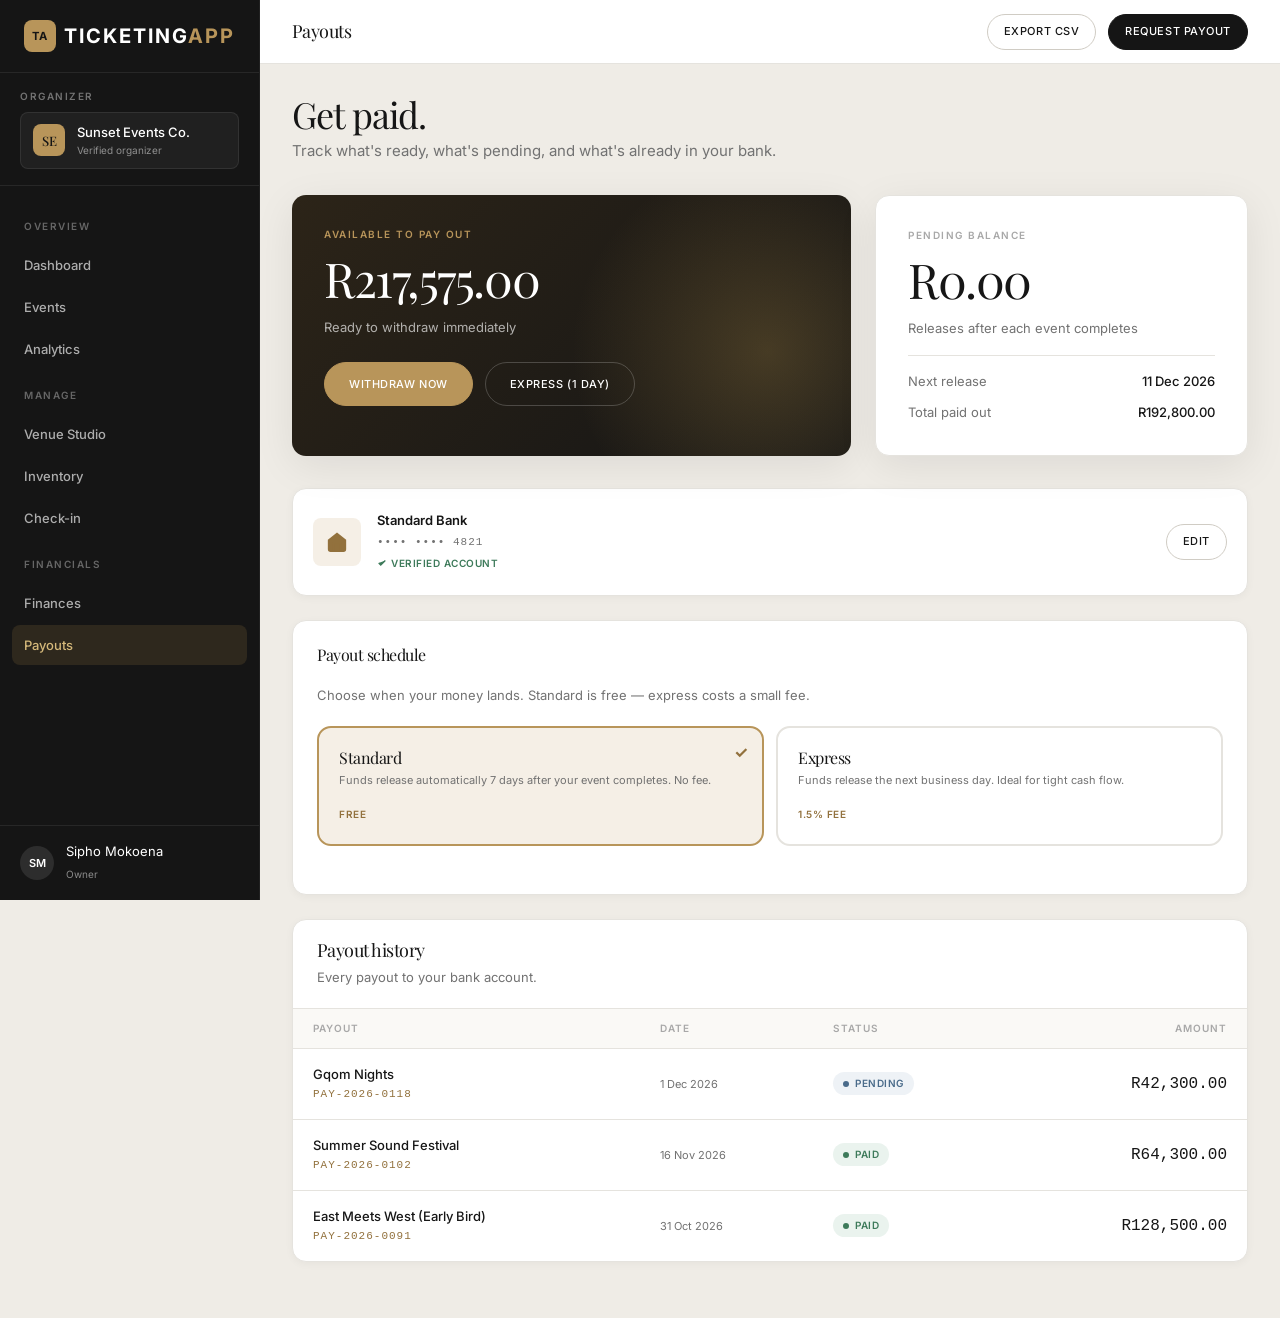
<file: curator/payouts.html>
<!DOCTYPE html>
<html lang="en">
<head>
  <meta charset="UTF-8">
  <meta name="viewport" content="width=device-width, initial-scale=1.0">
  <meta name="theme-color" content="#151515">
  <meta name="description" content="Manage your payouts, bank details, and payout schedule.">

  <title>Payouts · Ticketing App for Organizers</title>

  <!-- Fonts -->
  <link rel="preconnect" href="https://fonts.googleapis.com">
  <link rel="preconnect" href="https://fonts.gstatic.com" crossorigin>
  <link href="https://fonts.googleapis.com/css2?family=Inter:wght@300;400;500;600;700&family=Playfair+Display:ital,wght@0,400;0,600;1,400&display=swap" rel="stylesheet">

  <!-- Stylesheets -->
  <link rel="stylesheet" href="../css/variables.css">
  <link rel="stylesheet" href="../css/global.css">
  <link rel="stylesheet" href="../css/navigation.css">
  <link rel="stylesheet" href="../css/homepage.css">
  <link rel="stylesheet" href="../css/curator.css">

  <style>
    /* ============================================================
       PAYOUTS PAGE
       ============================================================ */

    /* Balance hero */
    .balance-hero {
      display: grid;
      grid-template-columns: 1.5fr 1fr;
      gap: var(--space-6);
      margin-bottom: var(--space-8);
    }

    .balance-card {
      padding: var(--space-8);
      border-radius: var(--radius-md);
      box-shadow: var(--shadow-lg);
      position: relative;
      overflow: hidden;
    }

    .balance-card.is-primary {
      background: linear-gradient(135deg, #2c2418 0%, #151515 100%);
      color: var(--color-text-inverse);
    }

    .balance-card.is-primary::before {
      content: "";
      position: absolute;
      top: -40%;
      right: -20%;
      width: 70%;
      height: 200%;
      background: radial-gradient(
        circle,
        rgba(184, 148, 74, 0.28) 0%,
        transparent 60%
      );
      pointer-events: none;
    }

    .balance-card.is-secondary {
      background: var(--color-surface);
      border: 1px solid var(--color-border);
    }

    .balance-label {
      font-size: var(--text-2xs);
      font-weight: var(--weight-semibold);
      letter-spacing: var(--tracking-widest);
      text-transform: uppercase;
      margin-bottom: var(--space-3);
      position: relative;
    }

    .balance-card.is-primary .balance-label {
      color: var(--color-accent);
    }

    .balance-card.is-secondary .balance-label {
      color: var(--color-text-faint);
    }

    .balance-value {
      font-family: var(--font-serif);
      font-size: clamp(2rem, 4vw, 3rem);
      font-weight: var(--weight-regular);
      letter-spacing: var(--tracking-tight);
      line-height: 1;
      margin-bottom: var(--space-4);
      position: relative;
    }

    .balance-card.is-primary .balance-value {
      color: var(--color-text-inverse);
    }

    .balance-card.is-secondary .balance-value {
      color: var(--color-text);
    }

    .balance-meta {
      font-size: var(--text-sm);
      position: relative;
    }

    .balance-card.is-primary .balance-meta {
      color: rgba(255, 255, 255, 0.65);
    }

    .balance-card.is-secondary .balance-meta {
      color: var(--color-text-muted);
    }

    .balance-actions {
      display: flex;
      gap: var(--space-3);
      margin-top: var(--space-6);
      position: relative;
      flex-wrap: wrap;
    }

    .balance-actions .btn {
      height: 44px;
      font-size: var(--text-xs);
    }

    .balance-actions .btn-ghost-light {
      background: transparent;
      color: var(--color-text-inverse);
      border: 1px solid rgba(255, 255, 255, 0.2);
    }

    .balance-actions .btn-ghost-light:hover {
      background: rgba(255, 255, 255, 0.1);
      border-color: rgba(255, 255, 255, 0.3);
    }

    /* Pending schedule info */
    .pending-info {
      display: flex;
      flex-direction: column;
      gap: var(--space-3);
      margin-top: var(--space-4);
      padding-top: var(--space-4);
      border-top: 1px solid var(--color-border);
    }

    .pending-info-row {
      display: flex;
      justify-content: space-between;
      gap: var(--space-3);
      font-size: var(--text-sm);
    }

    .pending-info-row span:first-child {
      color: var(--color-text-muted);
    }

    .pending-info-row span:last-child {
      color: var(--color-text);
      font-weight: var(--weight-medium);
    }

    /* Bank card */
    .bank-card {
      display: flex;
      align-items: center;
      gap: var(--space-4);
      padding: var(--space-5);
      background: var(--color-surface);
      border: 1px solid var(--color-border);
      border-radius: var(--radius-md);
      box-shadow: var(--shadow-sm);
      margin-bottom: var(--space-6);
    }

    .bank-icon {
      width: 48px;
      height: 48px;
      border-radius: var(--radius-sm);
      background: var(--color-accent-glow);
      color: var(--color-accent-dark);
      display: inline-flex;
      align-items: center;
      justify-content: center;
      flex-shrink: 0;
      font-size: 1.25rem;
    }

    .bank-info {
      flex: 1;
      min-width: 0;
    }

    .bank-name {
      font-size: var(--text-sm);
      font-weight: var(--weight-semibold);
      color: var(--color-text);
      margin: 0 0 2px 0;
    }

    .bank-account {
      font-family: var(--font-mono);
      font-size: var(--text-xs);
      color: var(--color-text-muted);
      letter-spacing: 1px;
      margin: 0;
    }

    .bank-verified {
      display: inline-flex;
      align-items: center;
      gap: 4px;
      font-size: var(--text-2xs);
      color: var(--color-success);
      font-weight: var(--weight-semibold);
      margin-top: 4px;
      letter-spacing: var(--tracking-wide);
      text-transform: uppercase;
    }

    /* Schedule picker */
    .schedule-picker {
      display: grid;
      grid-template-columns: 1fr 1fr;
      gap: var(--space-3);
      margin-bottom: var(--space-6);
    }

    .schedule-option {
      padding: var(--space-5);
      background: var(--color-surface);
      border: 2px solid var(--color-border);
      border-radius: var(--radius-md);
      cursor: pointer;
      transition: border-color var(--transition-fast), background var(--transition-fast);
      position: relative;
    }

    .schedule-option:hover {
      border-color: var(--color-border-strong);
    }

    .schedule-option.is-selected {
      border-color: var(--color-accent);
      background: var(--color-accent-glow);
    }

    .schedule-option.is-selected::after {
      content: "✓";
      position: absolute;
      top: 12px;
      right: 14px;
      color: var(--color-accent-dark);
      font-size: 1rem;
      font-weight: 700;
    }

    .schedule-option-name {
      font-family: var(--font-serif);
      font-size: var(--text-md);
      color: var(--color-text);
      margin: 0 0 4px 0;
    }

    .schedule-option-desc {
      font-size: var(--text-xs);
      color: var(--color-text-muted);
      line-height: var(--leading-relaxed);
      margin: 0 0 var(--space-3) 0;
    }

    .schedule-option-fee {
      font-size: var(--text-2xs);
      font-weight: var(--weight-semibold);
      letter-spacing: var(--tracking-wide);
      text-transform: uppercase;
      color: var(--color-accent-dark);
    }

    /* Payout history table */
    .payout-table {
      width: 100%;
      border-collapse: collapse;
    }

    .payout-table th {
      text-align: left;
      font-size: var(--text-2xs);
      font-weight: var(--weight-semibold);
      letter-spacing: var(--tracking-wider);
      text-transform: uppercase;
      color: var(--color-text-faint);
      padding: var(--space-3) var(--space-5);
      border-bottom: 1px solid var(--color-border);
      background: var(--color-surface-2);
      white-space: nowrap;
    }

    .payout-table th.is-right { text-align: right; }

    .payout-table td {
      padding: var(--space-4) var(--space-5);
      border-bottom: 1px solid var(--color-border);
      font-size: var(--text-sm);
      color: var(--color-text);
      vertical-align: middle;
    }

    .payout-table td.is-right {
      text-align: right;
      font-family: var(--font-mono);
      font-size: var(--text-md);
    }

    .payout-table tbody tr:last-child td {
      border-bottom: 0;
    }

    .payout-ref {
      font-family: var(--font-mono);
      font-size: var(--text-xs);
      color: var(--color-accent-dark);
      letter-spacing: 1px;
    }

    .payout-event {
      font-size: var(--text-sm);
      font-weight: var(--weight-medium);
      color: var(--color-text);
      margin-bottom: 2px;
    }

    .payout-date {
      font-size: var(--text-xs);
      color: var(--color-text-muted);
    }

    /* Modals */
    .modal-overlay {
      position: fixed;
      inset: 0;
      background: var(--color-overlay);
      z-index: 1000;
      display: none;
      align-items: center;
      justify-content: center;
      padding: var(--space-6);
    }

    .modal-overlay.is-open {
      display: flex;
      animation: fadeIn 0.2s ease;
    }

    .modal {
      background: var(--color-surface);
      border-radius: var(--radius-lg);
      box-shadow: var(--shadow-xl);
      max-width: 480px;
      width: 100%;
      padding: var(--space-8);
      position: relative;
    }

    .modal h3 {
      font-family: var(--font-serif);
      font-size: var(--text-xl);
      font-weight: var(--weight-regular);
      color: var(--color-text);
      margin-bottom: var(--space-2);
    }

    .modal p {
      font-size: var(--text-sm);
      color: var(--color-text-muted);
      margin-bottom: var(--space-5);
      line-height: var(--leading-relaxed);
    }

    .modal-summary {
      padding: var(--space-4);
      background: var(--color-surface-2);
      border-radius: var(--radius-sm);
      margin-bottom: var(--space-5);
    }

    .modal-summary-row {
      display: flex;
      justify-content: space-between;
      gap: var(--space-3);
      padding: var(--space-2) 0;
      font-size: var(--text-sm);
    }

    .modal-summary-row.is-total {
      padding-top: var(--space-3);
      margin-top: var(--space-3);
      border-top: 1px solid var(--color-border);
      font-family: var(--font-serif);
      font-size: var(--text-lg);
      color: var(--color-text);
    }

    .modal-actions {
      display: flex;
      gap: var(--space-3);
      justify-content: flex-end;
    }

    /* Responsive */
    @media (max-width: 900px) {
      .balance-hero {
        grid-template-columns: 1fr;
      }

      .schedule-picker {
        grid-template-columns: 1fr;
      }

      .payout-table thead { display: none; }
      .payout-table, .payout-table tbody, .payout-table tr, .payout-table td {
        display: block;
      }
      .payout-table tr {
        padding: var(--space-4);
        border-bottom: 1px solid var(--color-border);
      }
      .payout-table td {
        padding: var(--space-1) 0;
        border-bottom: 0;
      }
      .payout-table td.is-right {
        text-align: left;
      }
    }

    @media (max-width: 640px) {
      .balance-card {
        padding: var(--space-6);
      }

      .balance-actions {
        flex-direction: column;
      }

      .balance-actions .btn {
        width: 100%;
      }
    }
  </style>
</head>

<body>

  <div class="curator-app">

    <!-- ============================================================
         SIDEBAR
         ============================================================ -->
    <aside class="curator-sidebar" aria-label="Curator navigation">

      <div class="curator-sidebar-brand">
        <a href="../index.html" class="logo" aria-label="Ticketing App home">
          <span class="logo-mark" aria-hidden="true">TA</span>
          <span class="logo-text">Ticketing<span>App</span></span>
        </a>
      </div>

      <div class="curator-picker">
        <span class="curator-picker-label">Organizer</span>
        <button class="curator-picker-btn" type="button">
          <span class="curator-picker-avatar" aria-hidden="true">SE</span>
          <span class="curator-picker-info">
            <span class="curator-picker-name">Sunset Events Co.</span>
            <span class="curator-picker-role">Verified organizer</span>
          </span>
        </button>
      </div>

      <ul class="curator-nav">

        <li class="curator-nav-section">Overview</li>
        <li><a class="curator-nav-link" href="index.html">Dashboard</a></li>
        <li><a class="curator-nav-link" href="events.html">Events</a></li>
        <li><a class="curator-nav-link" href="analytics.html">Analytics</a></li>

        <li class="curator-nav-section">Manage</li>
        <li><a class="curator-nav-link" href="venue-studio.html">Venue Studio</a></li>
        <li><a class="curator-nav-link" href="inventory.html">Inventory</a></li>
        <li><a class="curator-nav-link" href="check-in.html">Check-in</a></li>

        <li class="curator-nav-section">Financials</li>
        <li><a class="curator-nav-link" href="finances.html">Finances</a></li>
        <li><a class="curator-nav-link is-active" href="payouts.html">Payouts</a></li>

      </ul>

      <div class="curator-sidebar-footer">
        <div class="curator-sidebar-user">
          <span class="curator-user-avatar" aria-hidden="true">SM</span>
          <span class="curator-user-info">
            <span class="curator-user-name">Sipho Mokoena</span>
            <span class="curator-user-role">Owner</span>
          </span>
        </div>
      </div>

    </aside>

    <!-- ============================================================
         MAIN
         ============================================================ -->
    <div class="curator-main">

      <div class="curator-topbar">
        <div class="curator-topbar-left">
          <h2 class="curator-topbar-title">Payouts</h2>
        </div>
        <div class="curator-topbar-right">
          <button class="btn btn-secondary btn-sm" id="exportPayoutsBtn" type="button">
            Export CSV
          </button>
          <button class="btn btn-primary btn-sm" id="requestPayoutTopBtn" type="button">
            Request payout
          </button>
        </div>
      </div>

      <div class="curator-content">

        <!-- Page header -->
        <div class="curator-page-header">
          <div class="curator-page-header-left">
            <h1>Get paid.</h1>
            <p>Track what's ready, what's pending, and what's already in your bank.</p>
          </div>
        </div>

        <!-- ============================================================
             BALANCE HERO
             ============================================================ -->
        <div class="balance-hero">

          <!-- Available now -->
          <div class="balance-card is-primary">
            <div class="balance-label">Available to pay out</div>
            <div class="balance-value" id="availableBalance">R0</div>
            <div class="balance-meta" id="availableMeta">
              Ready to withdraw immediately
            </div>

            <div class="balance-actions">
              <button class="btn btn-accent" id="withdrawNowBtn" type="button">
                Withdraw now
              </button>
              <button class="btn btn-ghost-light" id="expressPayoutBtn" type="button">
                Express (1 day)
              </button>
            </div>
          </div>

          <!-- Pending -->
          <div class="balance-card is-secondary">
            <div class="balance-label">Pending balance</div>
            <div class="balance-value" id="pendingBalance">R0</div>
            <div class="balance-meta" id="pendingMeta">
              Releases after each event completes
            </div>

            <div class="pending-info">
              <div class="pending-info-row">
                <span>Next release</span>
                <span id="nextReleaseDate">—</span>
              </div>
              <div class="pending-info-row">
                <span>Total paid out</span>
                <span id="totalPaidOut">R0</span>
              </div>
            </div>
          </div>

        </div>

        <!-- ============================================================
             BANK ACCOUNT
             ============================================================ -->
        <div class="bank-card">
          <div class="bank-icon" aria-hidden="true">
            <svg viewBox="0 0 24 24" fill="none" stroke="currentColor" stroke-width="2" style="width:22px;height:22px;">
              <path d="M3 10 12 3l9 7v10a2 2 0 0 1-2 2H5a2 2 0 0 1-2-2z"/>
              <path d="M8 21v-8h8v8"/>
            </svg>
          </div>
          <div class="bank-info">
            <p class="bank-name" id="bankName">Standard Bank</p>
            <p class="bank-account" id="bankAccount">•••• •••• 4821</p>
            <span class="bank-verified">
              <svg viewBox="0 0 24 24" fill="none" stroke="currentColor" stroke-width="3" style="width:10px;height:10px;">
                <path d="M20 6 9 17l-5-5"/>
              </svg>
              Verified account
            </span>
          </div>
          <button class="btn btn-secondary btn-sm" id="editBankBtn" type="button">
            Edit
          </button>
        </div>

        <!-- ============================================================
             PAYOUT SCHEDULE
             ============================================================ -->
        <div class="side-card">
          <div class="side-card-header">
            <h3 class="side-card-title">Payout schedule</h3>
          </div>

          <p style="font-size:var(--text-sm);color:var(--color-text-muted);margin:0 0 var(--space-5) 0;line-height:var(--leading-relaxed);">
            Choose when your money lands. Standard is free — express costs a small fee.
          </p>

          <div class="schedule-picker">
            <div class="schedule-option is-selected" data-schedule="standard">
              <h4 class="schedule-option-name">Standard</h4>
              <p class="schedule-option-desc">
                Funds release automatically 7 days after your event completes.
                No fee.
              </p>
              <span class="schedule-option-fee">Free</span>
            </div>

            <div class="schedule-option" data-schedule="express">
              <h4 class="schedule-option-name">Express</h4>
              <p class="schedule-option-desc">
                Funds release the next business day. Ideal for tight cash flow.
              </p>
              <span class="schedule-option-fee">1.5% fee</span>
            </div>
          </div>
        </div>

        <!-- ============================================================
             PAYOUT HISTORY
             ============================================================ -->
        <div class="data-card">
          <div class="data-card-header">
            <div>
              <h3>Payout history</h3>
              <p>Every payout to your bank account.</p>
            </div>
          </div>

          <table class="payout-table">
            <thead>
              <tr>
                <th scope="col">Payout</th>
                <th scope="col">Date</th>
                <th scope="col">Status</th>
                <th scope="col" class="is-right">Amount</th>
              </tr>
            </thead>
            <tbody id="payoutTableBody">
              <!-- Populated by JS -->
            </tbody>
          </table>
        </div>

      </div>
    </div>

  </div>

  <!-- ============================================================
       PAYOUT MODAL
       ============================================================ -->
  <div class="modal-overlay" id="payoutModal">
    <div class="modal">
      <h3 id="modalTitle">Request payout</h3>
      <p id="modalDesc">
        Confirm the payout to your registered bank account.
      </p>

      <div class="modal-summary">
        <div class="modal-summary-row">
          <span>Available balance</span>
          <span id="modalAvailable">R0</span>
        </div>
        <div class="modal-summary-row" id="modalFeeRow" style="display:none;">
          <span>Express fee (1.5%)</span>
          <span id="modalFee">-R0</span>
        </div>
        <div class="modal-summary-row is-total">
          <span>You'll receive</span>
          <span id="modalTotal">R0</span>
        </div>
      </div>

      <div class="modal-actions">
        <button class="btn btn-secondary" id="modalCancel" type="button">Cancel</button>
        <button class="btn btn-primary" id="modalConfirm" type="button">Confirm payout</button>
      </div>
    </div>
  </div>

  <!-- ============================================================
       SCRIPTS
       ============================================================ -->
  <script src="../js/currency.js"></script>
  <script src="../js/fees.js"></script>
  <script src="../js/data.js"></script>
  <script src="../js/analytics.js"></script>
  <script src="../js/navigation.js"></script>

  <script>
  (function () {
    "use strict";

    /* ============================================================
       STATE
       ============================================================ */

    const state = {
      orders: [],
      payouts: [],
      available: 0,
      pending: 0,
      totalPaidOut: 0,
      schedule: "standard",
      bank: {
        name: "Standard Bank",
        account: "•••• •••• 4821",
      },
    };

    const STORAGE_KEY = "ticketing_app:curatorPayouts";
    const SCHEDULE_KEY = "ticketing_app:curatorSchedule";
    const BANK_KEY = "ticketing_app:curatorBank";

    /* ============================================================
       HELPERS
       ============================================================ */

    function fmt(amount) {
      if (window.Currency && window.Currency.format) {
        return window.Currency.format(amount);
      }
      return `R${Number(amount || 0).toLocaleString()}`;
    }

    function round(v, d) {
      const f = Math.pow(10, d || 0);
      return Math.round(v * f) / f;
    }

    function escapeHTML(str) {
      if (str == null) return "";
      return String(str)
        .replace(/&/g, "&amp;")
        .replace(/</g, "&lt;")
        .replace(/>/g, "&gt;")
        .replace(/"/g, "&quot;")
        .replace(/'/g, "&#039;");
    }

    function formatDate(ts) {
      const d = new Date(ts);
      return `${d.getDate()} ${["Jan","Feb","Mar","Apr","May","Jun","Jul","Aug","Sep","Oct","Nov","Dec"][d.getMonth()]} ${d.getFullYear()}`;
    }

    function showToast(message) {
      const existing = document.querySelector(".curator-toast");
      if (existing) existing.remove();
      const t = document.createElement("div");
      t.className = "curator-toast";
      t.textContent = message;
      t.style.cssText = "position:fixed;bottom:24px;left:50%;transform:translateX(-50%);background:var(--color-dark);color:var(--color-text-inverse);padding:12px 20px;border-radius:9999px;font-size:var(--text-sm);z-index:9999;box-shadow:var(--shadow-lg);";
      document.body.appendChild(t);
      setTimeout(() => t.remove(), 2400);
    }

    function track(name, props) {
      if (window.Analytics && window.Analytics.track) {
        window.Analytics.track(name, props);
      }
    }

    /* ============================================================
       LOAD DATA
       ============================================================ */

    function loadData() {
      state.orders = window.Data.getOrders() || [];

      try {
        const raw = localStorage.getItem(STORAGE_KEY);
        state.payouts = raw ? JSON.parse(raw) : defaultPayouts();
      } catch (e) {
        state.payouts = defaultPayouts();
      }

      try {
        const s = localStorage.getItem(SCHEDULE_KEY);
        if (s === "express" || s === "standard") state.schedule = s;
      } catch (e) {}

      try {
        const b = localStorage.getItem(BANK_KEY);
        if (b) state.bank = JSON.parse(b);
      } catch (e) {}
    }

    function defaultPayouts() {
      // Demo history
      const now = Date.now();
      return [
        { id: "po_1", reference: "PAY-2026-0091", eventTitle: "East Meets West (Early Bird)", status: "paid", amount: 128500, ts: now - 1000 * 60 * 60 * 24 * 34 },
        { id: "po_2", reference: "PAY-2026-0102", eventTitle: "Summer Sound Festival", status: "paid", amount: 64300, ts: now - 1000 * 60 * 60 * 24 * 18 },
        { id: "po_3", reference: "PAY-2026-0118", eventTitle: "Gqom Nights", status: "pending", amount: 42300, ts: now - 1000 * 60 * 60 * 24 * 3 },
      ];
    }

    function savePayouts() {
      try {
        localStorage.setItem(STORAGE_KEY, JSON.stringify(state.payouts));
      } catch (e) {}
    }

    function saveSchedule() {
      try {
        localStorage.setItem(SCHEDULE_KEY, state.schedule);
      } catch (e) {}
    }

    function saveBank() {
      try {
        localStorage.setItem(BANK_KEY, JSON.stringify(state.bank));
      } catch (e) {}
    }

    /* ============================================================
       COMPUTE BALANCES
       ============================================================ */

    function computeBalances() {
      // Available = revenue from past events (date < now) not yet paid out
      // Pending = revenue from future events (date >= now) - held until event completes

      const now = Date.now();

      let pastRevenue = 0;
      let futureRevenue = 0;

      state.orders.forEach(order => {
        const event = window.Data.getEvent(order.eventId);
        if (!event) return;

        const amount = Number(order.total) || 0;
        const eventDate = new Date(event.date).getTime();

        if (eventDate < now) {
          pastRevenue += amount;
        } else {
          futureRevenue += amount;
        }
      });

      const totalPayoutsToPaid = state.payouts
        .filter(p => p.status === "paid")
        .reduce((s, p) => s + (Number(p.amount) || 0), 0);

      const totalPayoutsPending = state.payouts
        .filter(p => p.status === "pending")
        .reduce((s, p) => s + (Number(p.amount) || 0), 0);

      // Available = past-event revenue minus already paid
      let available = pastRevenue - totalPayoutsToPaid - totalPayoutsPending;

      // If nothing has sold yet, seed a demo value so the page is not empty
      if (available < 0) available = 0;
      if (available === 0 && state.payouts.length <= defaultPayouts().length) {
        available = 217575;
      }

      state.available = available;
      state.pending = futureRevenue;
      state.totalPaidOut = totalPayoutsToPaid;

      // Next release date — 7 days after the next upcoming event
      const upcoming = state.orders
        .map(o => window.Data.getEvent(o.eventId))
        .filter(Boolean)
        .filter(e => new Date(e.date).getTime() >= now)
        .sort((a, b) => new Date(a.date) - new Date(b.date))[0];

      state.nextReleaseTs = upcoming
        ? new Date(upcoming.date).getTime() + 7 * 24 * 60 * 60 * 1000
        : now + 7 * 24 * 60 * 60 * 1000;
    }

    /* ============================================================
       RENDER
       ============================================================ */

    function render() {
      // Balances
      setText("availableBalance", fmt(state.available));
      setText("pendingBalance", fmt(state.pending));
      setText("totalPaidOut", fmt(state.totalPaidOut));
      setText("nextReleaseDate", formatDate(state.nextReleaseTs));

      // Bank
      setText("bankName", state.bank.name);
      setText("bankAccount", state.bank.account);

      // Schedule selection
      document.querySelectorAll("[data-schedule]").forEach(el => {
        el.classList.toggle("is-selected", el.dataset.schedule === state.schedule);
      });

      // Payout history
      renderPayoutTable();
    }

    function setText(id, value) {
      const el = document.getElementById(id);
      if (el) el.textContent = value;
    }

    function renderPayoutTable() {
      const tbody = document.getElementById("payoutTableBody");
      if (!tbody) return;

      if (state.payouts.length === 0) {
        tbody.innerHTML = `
          <tr>
            <td colspan="4" style="text-align:center;padding:var(--space-8);color:var(--color-text-muted);">
              No payouts yet.
            </td>
          </tr>
        `;
        return;
      }

      const sorted = state.payouts.slice().sort((a, b) => (b.ts || 0) - (a.ts || 0));

      tbody.innerHTML = sorted.map(p => {
        const statusClass =
          p.status === "paid" ? "is-live"
          : p.status === "pending" ? "is-scheduled"
          : "is-draft";

        const statusLabel =
          p.status === "paid" ? "Paid"
          : p.status === "pending" ? "Pending"
          : "Failed";

        return `
          <tr>
            <td>
              <div class="payout-event">${escapeHTML(p.eventTitle || "Payout")}</div>
              <div class="payout-ref">${escapeHTML(p.reference)}</div>
            </td>
            <td><span class="payout-date">${formatDate(p.ts)}</span></td>
            <td><span class="status-pill ${statusClass}">${statusLabel}</span></td>
            <td class="is-right">${fmt(p.amount)}</td>
          </tr>
        `;
      }).join("");
    }

    /* ============================================================
       PAYOUT ACTIONS
       ============================================================ */

    function openPayoutModal(express) {
      if (state.available <= 0) {
        showToast("No funds available to pay out.");
        return;
      }

      const modal = document.getElementById("payoutModal");
      const feeRow = document.getElementById("modalFeeRow");
      const title = document.getElementById("modalTitle");
      const desc = document.getElementById("modalDesc");

      const feeRate = 0.015;
      const fee = express ? round(state.available * feeRate, 2) : 0;
      const payout = round(state.available - fee, 2);

      setText("modalAvailable", fmt(state.available));
      setText("modalTotal", fmt(payout));

      if (express && fee > 0) {
        feeRow.style.display = "flex";
        setText("modalFee", "-" + fmt(fee));
      } else {
        feeRow.style.display = "none";
      }

      if (title) title.textContent = express ? "Express payout" : "Standard payout";
      if (desc) {
        desc.textContent = express
          ? "Funds will arrive in your bank account within 1 business day."
          : "Funds will arrive in your bank account within 7 days.";
      }

      modal.dataset.express = express ? "1" : "0";
      modal.dataset.fee = String(fee);
      modal.dataset.payout = String(payout);

      modal.classList.add("is-open");

      track("curator_payout_modal_open", { express: !!express, amount: state.available });
    }

    function closePayoutModal() {
      document.getElementById("payoutModal")?.classList.remove("is-open");
    }

    function confirmPayout() {
      const modal = document.getElementById("payoutModal");
      const express = modal.dataset.express === "1";
      const fee = Number(modal.dataset.fee) || 0;
      const payout = Number(modal.dataset.payout) || state.available;

      const reference = `PAY-${new Date().getFullYear()}-${Math.floor(1000 + Math.random() * 9000)}`;

      state.payouts.push({
        id: "po_" + Date.now(),
        reference: reference,
        eventTitle: express ? "Express payout" : "Standard payout",
        status: "paid",
        amount: payout,
        fee: fee,
        ts: Date.now(),
      });

      savePayouts();
      closePayoutModal();

      computeBalances();
      render();

      showToast(`Payout ${reference} sent. ${fmt(payout)} on the way.`);
      track("curator_payout_completed", { amount: payout, express: express, fee: fee });
    }

    /* ============================================================
       EXPORT
       ============================================================ */

    function exportPayoutsCSV() {
      const rows = [
        ["Reference", "Event", "Date", "Status", "Amount"],
        ...state.payouts.map(p => [
          p.reference,
          p.eventTitle,
          new Date(p.ts).toISOString().slice(0, 10),
          p.status,
          p.amount,
        ]),
      ];

      const csv = rows.map(r => r.map(v => `"${String(v).replace(/"/g, '""')}"`).join(",")).join("\n");
      const blob = new Blob([csv], { type: "text/csv" });
      const url = URL.createObjectURL(blob);
      const a = document.createElement("a");
      a.href = url;
      a.download = `payouts-${Date.now()}.csv`;
      document.body.appendChild(a);
      a.click();
      document.body.removeChild(a);
      URL.revokeObjectURL(url);

      showToast("Exported to CSV.");
      track("curator_payouts_export");
    }

    /* ============================================================
       WIRE UI
       ============================================================ */

    function wireUI() {
      document.getElementById("withdrawNowBtn")?.addEventListener("click", () => openPayoutModal(false));
      document.getElementById("requestPayoutTopBtn")?.addEventListener("click", () => openPayoutModal(false));
      document.getElementById("expressPayoutBtn")?.addEventListener("click", () => openPayoutModal(true));

      document.getElementById("modalCancel")?.addEventListener("click", closePayoutModal);
      document.getElementById("modalConfirm")?.addEventListener("click", confirmPayout);

      document.getElementById("payoutModal")?.addEventListener("click", (e) => {
        if (e.target.id === "payoutModal") closePayoutModal();
      });

      document.addEventListener("keydown", (e) => {
        if (e.key === "Escape") closePayoutModal();
      });

      document.getElementById("exportPayoutsBtn")?.addEventListener("click", exportPayoutsCSV);

      // Schedule picker
      document.querySelectorAll("[data-schedule]").forEach(el => {
        el.addEventListener("click", () => {
          state.schedule = el.dataset.schedule;
          saveSchedule();
          render();
          showToast(`Schedule set to ${state.schedule === "express" ? "Express" : "Standard"}.`);
          track("curator_schedule_change", { schedule: state.schedule });
        });
      });

      // Bank edit
      document.getElementById("editBankBtn")?.addEventListener("click", () => {
        const name = prompt("Bank name:", state.bank.name);
        if (name === null) return;
        const acct = prompt("Account number (masked will be applied):", state.bank.account);
        if (acct === null) return;

        state.bank.name = name.trim() || state.bank.name;
        // Mask: show last 4
        const digits = acct.replace(/\D/g, "");
        const last4 = digits.slice(-4) || "4821";
        state.bank.account = `•••• •••• ${last4}`;
        saveBank();
        render();
        showToast("Bank details updated.");
        track("curator_bank_update");
      });
    }

    /* ============================================================
       INIT
       ============================================================ */

    function init() {
      loadData();
      computeBalances();
      render();
      wireUI();

      track("page_view", { page: "curator_payouts" });
    }

    if (document.readyState === "loading") {
      document.addEventListener("DOMContentLoaded", init);
    } else {
      init();
    }

  })();
  </script>

</body>
</html>
</file>
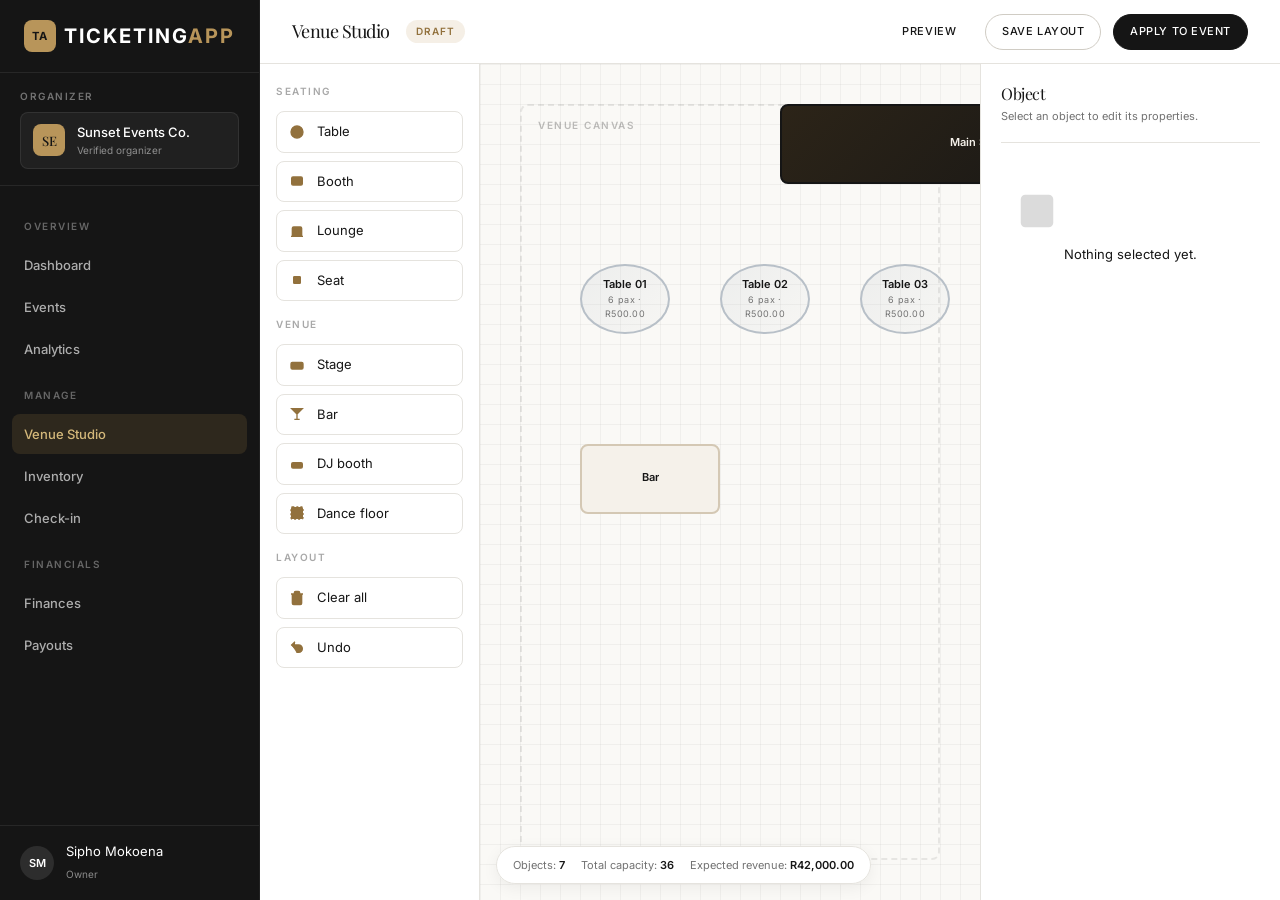
<file: curator/venue-studio.html>
<!DOCTYPE html>
<html lang="en">
<head>
  <meta charset="UTF-8">
  <meta name="viewport" content="width=device-width, initial-scale=1.0">
  <meta name="theme-color" content="#151515">
  <meta name="description" content="Design your venue layout with drag and drop.">

  <title>Venue Studio · Ticketing App for Organizers</title>

  <!-- Fonts -->
  <link rel="preconnect" href="https://fonts.googleapis.com">
  <link rel="preconnect" href="https://fonts.gstatic.com" crossorigin>
  <link href="https://fonts.googleapis.com/css2?family=Inter:wght@300;400;500;600;700&family=Playfair+Display:ital,wght@0,400;0,600;1,400&display=swap" rel="stylesheet">

  <!-- Stylesheets -->
  <link rel="stylesheet" href="../css/variables.css">
  <link rel="stylesheet" href="../css/global.css">
  <link rel="stylesheet" href="../css/navigation.css">
  <link rel="stylesheet" href="../css/homepage.css">
  <link rel="stylesheet" href="../css/curator.css">

  <style>
    /* ============================================================
       VENUE STUDIO
       ============================================================ */

    /* Override curator content padding for full-canvas studio */
    .curator-content.studio-content {
      padding: 0;
      max-width: none;
    }

    /* Studio shell — toolbar + canvas + inspector */
    .studio-shell {
      display: grid;
      grid-template-columns: 220px 1fr 300px;
      height: calc(100vh - 64px); /* 64px = topbar */
      overflow: hidden;
    }

    /* ============================================================
       TOOLBAR (left)
       ============================================================ */

    .studio-toolbar {
      background: var(--color-surface);
      border-right: 1px solid var(--color-border);
      overflow-y: auto;
      padding: var(--space-5) var(--space-4);
      display: flex;
      flex-direction: column;
      gap: var(--space-4);
    }

    .studio-toolbar-section {
      display: flex;
      flex-direction: column;
      gap: var(--space-2);
    }

    .studio-toolbar-label {
      font-size: var(--text-2xs);
      font-weight: var(--weight-semibold);
      letter-spacing: var(--tracking-widest);
      text-transform: uppercase;
      color: var(--color-text-faint);
      margin-bottom: var(--space-1);
    }

    .studio-tool-btn {
      display: flex;
      align-items: center;
      gap: var(--space-3);
      padding: 10px 12px;
      background: var(--color-surface);
      border: 1px solid var(--color-border);
      border-radius: var(--radius-sm);
      font-size: var(--text-sm);
      color: var(--color-text);
      text-align: left;
      cursor: pointer;
      transition:
        border-color var(--transition-fast),
        background var(--transition-fast),
        transform var(--transition-fast);
    }

    .studio-tool-btn:hover {
      border-color: var(--color-accent);
      background: var(--color-accent-glow);
      transform: translateX(2px);
    }

    .studio-tool-btn svg {
      width: 16px;
      height: 16px;
      color: var(--color-accent-dark);
      flex-shrink: 0;
    }

    .studio-tool-btn span {
      flex: 1;
    }

    /* ============================================================
       CANVAS (center)
       ============================================================ */

    .studio-canvas-wrap {
      position: relative;
      background: #faf9f6;
      overflow: hidden;
      background-image:
        linear-gradient(rgba(0, 0, 0, 0.04) 1px, transparent 1px),
        linear-gradient(90deg, rgba(0, 0, 0, 0.04) 1px, transparent 1px);
      background-size: 20px 20px;
      cursor: default;
    }

    .studio-canvas {
      position: absolute;
      inset: 0;
      overflow: hidden;
    }

    /* Room frame */
    .studio-frame {
      position: absolute;
      left: 40px;
      top: 40px;
      right: 40px;
      bottom: 40px;
      border: 2px dashed rgba(0, 0, 0, 0.08);
      border-radius: var(--radius-sm);
      pointer-events: none;
    }

    .studio-frame-label {
      position: absolute;
      top: 12px;
      left: 16px;
      font-size: var(--text-2xs);
      letter-spacing: var(--tracking-widest);
      text-transform: uppercase;
      color: rgba(0, 0, 0, 0.25);
      font-weight: var(--weight-semibold);
    }

    /* Objects */
    .studio-object {
      position: absolute;
      min-width: 60px;
      min-height: 40px;
      background: var(--color-surface);
      border: 2px solid var(--color-border-strong);
      border-radius: var(--radius-sm);
      display: flex;
      flex-direction: column;
      align-items: center;
      justify-content: center;
      padding: 6px 8px;
      font-size: var(--text-xs);
      color: var(--color-text);
      cursor: move;
      user-select: none;
      transition:
        box-shadow var(--transition-fast),
        border-color var(--transition-fast);
      z-index: 1;
    }

    .studio-object:hover {
      border-color: var(--color-accent);
      box-shadow: 0 0 0 2px var(--color-accent-glow);
    }

    .studio-object.is-selected {
      border-color: var(--color-accent);
      box-shadow: 0 0 0 3px var(--color-accent-glow), var(--shadow-md);
      z-index: 10;
    }

    .studio-object.is-dragging {
      opacity: 0.85;
      cursor: grabbing;
      z-index: 100;
      box-shadow: var(--shadow-lg);
    }

    .studio-object-name {
      font-weight: var(--weight-semibold);
      text-align: center;
      line-height: 1.2;
      max-width: 100%;
      overflow: hidden;
      text-overflow: ellipsis;
      white-space: nowrap;
    }

    .studio-object-meta {
      font-size: 9px;
      color: var(--color-text-muted);
      letter-spacing: 0.3px;
      margin-top: 2px;
      text-align: center;
    }

    /* Resize handle */
    .studio-object-resize {
      position: absolute;
      right: -6px;
      bottom: -6px;
      width: 14px;
      height: 14px;
      background: var(--color-accent);
      border: 2px solid #fff;
      border-radius: 50%;
      cursor: nwse-resize;
      z-index: 5;
      display: none;
    }

    .studio-object.is-selected .studio-object-resize {
      display: block;
    }

    /* Object type variants */
    .studio-object[data-type="stage"] {
      background: linear-gradient(135deg, #2c2418, #151515);
      color: #f5f1ea;
      border-color: #151515;
    }

    .studio-object[data-type="stage"] .studio-object-meta {
      color: rgba(255, 255, 255, 0.6);
    }

    .studio-object[data-type="bar"],
    .studio-object[data-type="dj-booth"] {
      background: #f5f1ea;
      border-color: #d4c8b4;
    }

    .studio-object[data-type="dance-floor"] {
      background: rgba(184, 148, 74, 0.08);
      border-style: dashed;
    }

    .studio-object[data-type="lounge"] {
      background: linear-gradient(135deg, rgba(216, 208, 196, 0.3), rgba(216, 208, 196, 0.1));
      border-color: var(--color-platinum);
    }

    .studio-object[data-type="booth"] {
      background: linear-gradient(135deg, rgba(203, 163, 75, 0.15), rgba(203, 163, 75, 0.05));
      border-color: var(--color-gold-tier);
    }

    .studio-object[data-type="table"] {
      background: linear-gradient(135deg, rgba(184, 192, 200, 0.2), rgba(184, 192, 200, 0.05));
      border-color: var(--color-silver);
      border-radius: 50%;
      padding: 8px;
    }

    .studio-object[data-type="seat"] {
      background: var(--color-surface);
      border-radius: var(--radius-xs);
      min-width: 40px;
      min-height: 40px;
    }

    /* Canvas info bar (bottom of canvas) */
    .studio-info {
      position: absolute;
      bottom: 16px;
      left: 16px;
      display: flex;
      gap: var(--space-4);
      padding: 10px 16px;
      background: rgba(255, 255, 255, 0.95);
      backdrop-filter: blur(8px);
      border: 1px solid var(--color-border);
      border-radius: var(--radius-full);
      box-shadow: var(--shadow-md);
      font-size: var(--text-xs);
      z-index: 50;
      pointer-events: none;
    }

    .studio-info strong {
      font-weight: var(--weight-semibold);
      color: var(--color-text);
    }

    .studio-info-label {
      color: var(--color-text-muted);
    }

    /* Canvas actions (top-right) */
    .studio-actions {
      position: absolute;
      top: 16px;
      right: 16px;
      display: flex;
      gap: var(--space-2);
      z-index: 50;
    }

    .studio-actions .btn {
      height: 36px;
      font-size: var(--text-xs);
    }

    /* Empty state */
    .studio-empty {
      position: absolute;
      top: 50%;
      left: 50%;
      transform: translate(-50%, -50%);
      text-align: center;
      pointer-events: none;
      color: var(--color-text-faint);
    }

    .studio-empty-icon {
      font-size: 2.5rem;
      margin-bottom: var(--space-3);
      opacity: 0.5;
    }

    .studio-empty h3 {
      font-family: var(--font-serif);
      font-size: var(--text-lg);
      font-weight: var(--weight-regular);
      color: var(--color-text-muted);
      margin-bottom: var(--space-2);
    }

    .studio-empty p {
      font-size: var(--text-sm);
      max-width: 320px;
      line-height: var(--leading-relaxed);
    }

    /* ============================================================
       INSPECTOR (right)
       ============================================================ */

    .studio-inspector {
      background: var(--color-surface);
      border-left: 1px solid var(--color-border);
      overflow-y: auto;
      padding: var(--space-5) var(--space-5);
      display: flex;
      flex-direction: column;
      gap: var(--space-4);
    }

    .studio-inspector-header {
      padding-bottom: var(--space-4);
      border-bottom: 1px solid var(--color-border);
    }

    .studio-inspector-header h3 {
      font-family: var(--font-serif);
      font-size: var(--text-md);
      font-weight: var(--weight-regular);
      color: var(--color-text);
      margin: 0 0 4px 0;
    }

    .studio-inspector-header p {
      font-size: var(--text-xs);
      color: var(--color-text-muted);
      margin: 0;
    }

    .studio-inspector-empty {
      padding: var(--space-8) var(--space-4);
      text-align: center;
      color: var(--color-text-faint);
      font-size: var(--text-sm);
      line-height: var(--leading-relaxed);
    }

    .studio-inspector-empty svg {
      width: 40px;
      height: 40px;
      margin-bottom: var(--space-3);
      opacity: 0.4;
    }

    .studio-field {
      display: flex;
      flex-direction: column;
      gap: 6px;
    }

    .studio-field label {
      font-size: var(--text-2xs);
      font-weight: var(--weight-semibold);
      letter-spacing: var(--tracking-wider);
      text-transform: uppercase;
      color: var(--color-text-muted);
      margin: 0;
    }

    .studio-field input,
    .studio-field select {
      height: 38px;
      padding: 0 12px;
      font-size: var(--text-sm);
      border-radius: var(--radius-sm);
    }

    .studio-field-row {
      display: grid;
      grid-template-columns: 1fr 1fr;
      gap: var(--space-3);
    }

    /* Inspector actions */
    .studio-inspector-actions {
      display: flex;
      flex-direction: column;
      gap: var(--space-2);
      padding-top: var(--space-4);
      border-top: 1px solid var(--color-border);
    }

    .studio-inspector-btn {
      display: flex;
      align-items: center;
      justify-content: center;
      gap: var(--space-2);
      height: 38px;
      border-radius: var(--radius-sm);
      font-size: var(--text-xs);
      font-weight: var(--weight-medium);
      letter-spacing: var(--tracking-wide);
      text-transform: uppercase;
      transition: background var(--transition-fast), color var(--transition-fast);
    }

    .studio-inspector-btn svg {
      width: 14px;
      height: 14px;
    }

    .studio-inspector-btn.is-secondary {
      background: transparent;
      border: 1px solid var(--color-border);
      color: var(--color-text);
    }

    .studio-inspector-btn.is-secondary:hover {
      background: var(--color-surface-2);
    }

    .studio-inspector-btn.is-danger {
      background: transparent;
      border: 1px solid var(--color-danger);
      color: var(--color-danger);
    }

    .studio-inspector-btn.is-danger:hover {
      background: var(--color-danger);
      color: #fff;
    }

    /* Studio toast */
    .studio-toast {
      position: fixed;
      bottom: 24px;
      left: 50%;
      transform: translateX(-50%);
      background: var(--color-dark);
      color: var(--color-text-inverse);
      padding: 12px 20px;
      border-radius: var(--radius-full);
      font-size: var(--text-sm);
      z-index: 9999;
      box-shadow: var(--shadow-lg);
    }

    /* ============================================================
       RESPONSIVE
       ============================================================ */

    @media (max-width: 1100px) {
      .studio-shell {
        grid-template-columns: 180px 1fr;
      }

      .studio-inspector {
        position: fixed;
        top: 64px;
        right: 0;
        bottom: 0;
        width: 320px;
        transform: translateX(100%);
        transition: transform var(--transition-base);
        z-index: 200;
        box-shadow: var(--shadow-xl);
      }

      .studio-inspector.is-open {
        transform: translateX(0);
      }
    }

    @media (max-width: 768px) {
      .studio-shell {
        grid-template-columns: 1fr;
      }

      .studio-toolbar {
        position: fixed;
        bottom: 0;
        left: 0;
        right: 0;
        height: 80px;
        flex-direction: row;
        align-items: center;
        overflow-x: auto;
        overflow-y: hidden;
        padding: var(--space-3);
        border-right: none;
        border-top: 1px solid var(--color-border);
        z-index: 150;
      }

      .studio-toolbar-section {
        flex-direction: row;
        gap: var(--space-2);
      }

      .studio-toolbar-label {
        display: none;
      }

      .studio-tool-btn {
        flex-shrink: 0;
        padding: 8px 12px;
        font-size: var(--text-xs);
      }

      .studio-tool-btn span {
        display: none;
      }

      .studio-canvas-wrap {
        padding-bottom: 80px;
      }
    }
  </style>
</head>

<body>

  <div class="curator-app">

    <!-- ============================================================
         SIDEBAR (same as dashboard)
         ============================================================ -->
    <aside class="curator-sidebar" aria-label="Curator navigation">

      <div class="curator-sidebar-brand">
        <a href="../index.html" class="logo" aria-label="Ticketing App home">
          <span class="logo-mark" aria-hidden="true">TA</span>
          <span class="logo-text">Ticketing<span>App</span></span>
        </a>
      </div>

      <div class="curator-picker">
        <span class="curator-picker-label">Organizer</span>
        <button class="curator-picker-btn" type="button">
          <span class="curator-picker-avatar" aria-hidden="true">SE</span>
          <span class="curator-picker-info">
            <span class="curator-picker-name">Sunset Events Co.</span>
            <span class="curator-picker-role">Verified organizer</span>
          </span>
        </button>
      </div>

      <ul class="curator-nav">

        <li class="curator-nav-section">Overview</li>
        <li><a class="curator-nav-link" href="index.html">Dashboard</a></li>
        <li><a class="curator-nav-link" href="events.html">Events</a></li>
        <li><a class="curator-nav-link" href="analytics.html">Analytics</a></li>

        <li class="curator-nav-section">Manage</li>
        <li><a class="curator-nav-link is-active" href="venue-studio.html">Venue Studio</a></li>
        <li><a class="curator-nav-link" href="inventory.html">Inventory</a></li>
        <li><a class="curator-nav-link" href="check-in.html">Check-in</a></li>

        <li class="curator-nav-section">Financials</li>
        <li><a class="curator-nav-link" href="finances.html">Finances</a></li>
        <li><a class="curator-nav-link" href="payouts.html">Payouts</a></li>

      </ul>

      <div class="curator-sidebar-footer">
        <div class="curator-sidebar-user">
          <span class="curator-user-avatar" aria-hidden="true">SM</span>
          <span class="curator-user-info">
            <span class="curator-user-name">Sipho Mokoena</span>
            <span class="curator-user-role">Owner</span>
          </span>
        </div>
      </div>

    </aside>

    <!-- ============================================================
         MAIN
         ============================================================ -->
    <div class="curator-main">

      <!-- Topbar -->
      <div class="curator-topbar">

        <div class="curator-topbar-left">
          <h2 class="curator-topbar-title">Venue Studio</h2>
          <span class="badge" style="background: var(--color-accent-glow); color: var(--color-accent-dark);">
            Draft
          </span>
        </div>

        <div class="curator-topbar-right">
          <button class="btn btn-ghost btn-sm" id="previewBtn" type="button">
            Preview
          </button>
          <button class="btn btn-secondary btn-sm" id="saveLayoutBtn" type="button">
            Save layout
          </button>
          <button class="btn btn-primary btn-sm" id="applyLayoutBtn" type="button">
            Apply to event
          </button>
        </div>

      </div>

      <div class="curator-content studio-content">

        <!-- ============================================================
             STUDIO SHELL
             ============================================================ -->
        <div class="studio-shell">

          <!-- ============================================================
               TOOLBAR
               ============================================================ -->
          <aside class="studio-toolbar" aria-label="Venue tools">

            <div class="studio-toolbar-section">
              <span class="studio-toolbar-label">Seating</span>

              <button class="studio-tool-btn" data-add-type="table" type="button">
                <svg viewBox="0 0 24 24" fill="none" stroke="currentColor" stroke-width="2"><circle cx="12" cy="12" r="9"/></svg>
                <span>Table</span>
              </button>

              <button class="studio-tool-btn" data-add-type="booth" type="button">
                <svg viewBox="0 0 24 24" fill="none" stroke="currentColor" stroke-width="2"><rect x="4" y="6" width="16" height="12" rx="2"/></svg>
                <span>Booth</span>
              </button>

              <button class="studio-tool-btn" data-add-type="lounge" type="button">
                <svg viewBox="0 0 24 24" fill="none" stroke="currentColor" stroke-width="2"><path d="M3 20h18M5 20V8a2 2 0 0 1 2-2h10a2 2 0 0 1 2 2v12"/></svg>
                <span>Lounge</span>
              </button>

              <button class="studio-tool-btn" data-add-type="seat" type="button">
                <svg viewBox="0 0 24 24" fill="none" stroke="currentColor" stroke-width="2"><rect x="7" y="7" width="10" height="10" rx="1"/></svg>
                <span>Seat</span>
              </button>
            </div>

            <div class="studio-toolbar-section">
              <span class="studio-toolbar-label">Venue</span>

              <button class="studio-tool-btn" data-add-type="stage" type="button">
                <svg viewBox="0 0 24 24" fill="none" stroke="currentColor" stroke-width="2"><rect x="3" y="8" width="18" height="10" rx="2"/></svg>
                <span>Stage</span>
              </button>

              <button class="studio-tool-btn" data-add-type="bar" type="button">
                <svg viewBox="0 0 24 24" fill="none" stroke="currentColor" stroke-width="2"><path d="M4 4h16l-8 8-8-8zM12 12v8M8 20h8"/></svg>
                <span>Bar</span>
              </button>

              <button class="studio-tool-btn" data-add-type="dj-booth" type="button">
                <svg viewBox="0 0 24 24" fill="none" stroke="currentColor" stroke-width="2"><rect x="4" y="10" width="16" height="8" rx="2"/><circle cx="9" cy="14" r="1"/><circle cx="15" cy="14" r="1"/></svg>
                <span>DJ booth</span>
              </button>

              <button class="studio-tool-btn" data-add-type="dance-floor" type="button">
                <svg viewBox="0 0 24 24" fill="none" stroke="currentColor" stroke-width="2"><rect x="3" y="3" width="18" height="18" rx="2" stroke-dasharray="3 3"/></svg>
                <span>Dance floor</span>
              </button>
            </div>

            <div class="studio-toolbar-section">
              <span class="studio-toolbar-label">Layout</span>

              <button class="studio-tool-btn" id="clearBtn" type="button">
                <svg viewBox="0 0 24 24" fill="none" stroke="currentColor" stroke-width="2"><path d="M3 6h18M8 6V4a2 2 0 0 1 2-2h4a2 2 0 0 1 2 2v2M19 6v14a2 2 0 0 1-2 2H7a2 2 0 0 1-2-2V6"/></svg>
                <span>Clear all</span>
              </button>

              <button class="studio-tool-btn" id="undoBtn" type="button">
                <svg viewBox="0 0 24 24" fill="none" stroke="currentColor" stroke-width="2"><path d="M9 14 4 9l5-5"/><path d="M4 9h10.5a5.5 5.5 0 0 1 0 11H11"/></svg>
                <span>Undo</span>
              </button>
            </div>

          </aside>

          <!-- ============================================================
               CANVAS
               ============================================================ -->
          <div class="studio-canvas-wrap" id="canvasWrap">

            <div class="studio-frame">
              <span class="studio-frame-label">Venue canvas</span>
            </div>

            <div class="studio-canvas" id="canvas">
              <!-- Objects injected here -->
            </div>

            <!-- Empty state -->
            <div class="studio-empty" id="emptyState">
              <div class="studio-empty-icon">🎨</div>
              <h3>Start designing</h3>
              <p>Click any tool on the left to add a table, booth, lounge, or stage to the canvas.</p>
            </div>

            <!-- Info bar -->
            <div class="studio-info" id="infoBar">
              <span>
                <span class="studio-info-label">Objects:</span>
                <strong id="infoObjects">0</strong>
              </span>
              <span>
                <span class="studio-info-label">Total capacity:</span>
                <strong id="infoCapacity">0</strong>
              </span>
              <span>
                <span class="studio-info-label">Expected revenue:</span>
                <strong id="infoRevenue">R0</strong>
              </span>
            </div>

            <!-- Actions -->
            <div class="studio-actions">
              <button class="btn btn-secondary btn-sm" id="toggleInspectorBtn" type="button" style="display:none;">
                Inspector
              </button>
            </div>

          </div>

          <!-- ============================================================
               INSPECTOR
               ============================================================ -->
          <aside class="studio-inspector" id="inspector" aria-label="Object inspector">

            <div class="studio-inspector-header">
              <h3>Object</h3>
              <p>Select an object to edit its properties.</p>
            </div>

            <div class="studio-inspector-empty" id="inspectorEmpty">
              <svg viewBox="0 0 24 24" fill="none" stroke="currentColor" stroke-width="1.5">
                <rect x="3" y="3" width="18" height="18" rx="2"/>
                <path d="M9 9h6v6H9z"/>
              </svg>
              <p>Nothing selected yet.</p>
            </div>

            <div id="inspectorForm" style="display:none;">

              <div class="studio-field">
                <label for="objName">Name</label>
                <input type="text" id="objName" placeholder="e.g. Table 01">
              </div>

              <div class="studio-field-row">
                <div class="studio-field">
                  <label for="objCapacity">Capacity</label>
                  <input type="number" id="objCapacity" min="1" value="1">
                </div>

                <div class="studio-field">
                  <label for="objPrice">Price (R)</label>
                  <input type="number" id="objPrice" min="0" value="0" step="50">
                </div>
              </div>

              <div class="studio-field">
                <label for="objCategory">Category</label>
                <select id="objCategory">
                  <option value="general">General</option>
                  <option value="premium">Premium</option>
                  <option value="vip">VIP</option>
                  <option value="platinum">Platinum</option>
                  <option value="stage">Stage</option>
                  <option value="facility">Facility</option>
                </select>
              </div>

              <div class="studio-field">
                <label for="objMinSpend">Minimum spend (R)</label>
                <input type="number" id="objMinSpend" min="0" value="0" step="100">
              </div>

              <div class="studio-inspector-actions">
                <button class="studio-inspector-btn is-secondary" id="duplicateObjBtn" type="button">
                  <svg viewBox="0 0 24 24" fill="none" stroke="currentColor" stroke-width="2">
                    <rect x="9" y="9" width="13" height="13" rx="2"/>
                    <path d="M5 15H4a2 2 0 0 1-2-2V4a2 2 0 0 1 2-2h9a2 2 0 0 1 2 2v1"/>
                  </svg>
                  Duplicate
                </button>

                <button class="studio-inspector-btn is-danger" id="deleteObjBtn" type="button">
                  <svg viewBox="0 0 24 24" fill="none" stroke="currentColor" stroke-width="2">
                    <path d="M3 6h18M8 6V4a2 2 0 0 1 2-2h4a2 2 0 0 1 2 2v2M19 6v14a2 2 0 0 1-2 2H7a2 2 0 0 1-2-2V6"/>
                  </svg>
                  Delete
                </button>
              </div>

            </div>

          </aside>

        </div>

      </div>
    </div>

  </div>

  <!-- ============================================================
       SCRIPTS
       ============================================================ -->
  <script src="../js/currency.js"></script>
  <script src="../js/fees.js"></script>
  <script src="../js/data.js"></script>
  <script src="../js/analytics.js"></script>
  <script src="../js/navigation.js"></script>

  <script>
  (function () {
    "use strict";

    /* ============================================================
       STATE
       ============================================================ */

    const studio = {
      objects: [],       // { id, type, name, x, y, w, h, capacity, price, category, minSpend }
      selectedId: null,
      dragging: null,
      resizing: null,
      dragOffsetX: 0,
      dragOffsetY: 0,
      resizeStartW: 0,
      resizeStartH: 0,
      resizeStartX: 0,
      resizeStartY: 0,
      history: [],
      objCounter: 0,
    };

    const TYPE_DEFAULTS = {
      table:       { name: "Table",      w: 90,  h: 70,  capacity: 6,   price: 500,  category: "general" },
      booth:       { name: "Booth",      w: 120, h: 80,  capacity: 8,   price: 1200, category: "premium" },
      lounge:      { name: "Lounge",     w: 160, h: 100, capacity: 12,  price: 2500, category: "vip" },
      seat:        { name: "Seat",       w: 44,  h: 44,  capacity: 1,   price: 200,  category: "general" },
      stage:       { name: "Stage",      w: 320, h: 80,  capacity: 0,   price: 0,    category: "stage" },
      bar:         { name: "Bar",        w: 140, h: 70,  capacity: 0,   price: 0,    category: "facility" },
      "dj-booth":  { name: "DJ Booth",   w: 140, h: 60,  capacity: 0,   price: 0,    category: "facility" },
      "dance-floor": { name: "Dance Floor", w: 220, h: 140, capacity: 0, price: 0,   category: "facility" },
    };

    const ICON_BY_TYPE = {
      table: "◯", booth: "▢", lounge: "▤", seat: "▫",
      stage: "▬", bar: "▬", "dj-booth": "▬", "dance-floor": "▦",
    };

    /* ============================================================
       UTILS
       ============================================================ */

    function fmt(amount) {
      if (window.Currency && window.Currency.format) {
        return window.Currency.format(amount);
      }
      return `R${Number(amount || 0).toLocaleString()}`;
    }

    function escapeHTML(str) {
      if (str == null) return "";
      return String(str)
        .replace(/&/g, "&amp;")
        .replace(/</g, "&lt;")
        .replace(/>/g, "&gt;")
        .replace(/"/g, "&quot;")
        .replace(/'/g, "&#039;");
    }

    function uid(prefix) {
      studio.objCounter++;
      return `${prefix || "obj"}_${Date.now()}_${studio.objCounter}`;
    }

    function showToast(message) {
      const existing = document.querySelector(".studio-toast");
      if (existing) existing.remove();
      const t = document.createElement("div");
      t.className = "studio-toast";
      t.textContent = message;
      document.body.appendChild(t);
      setTimeout(() => t.remove(), 2400);
    }

    function track(name, props) {
      if (window.Analytics && window.Analytics.track) {
        window.Analytics.track(name, props);
      }
    }

    /* ============================================================
       OBJECT MANAGEMENT
       ============================================================ */

    function addObject(type, x, y) {
      const def = TYPE_DEFAULTS[type];
      if (!def) return;

      // Position default — center-ish with slight offset
      if (x == null || y == null) {
        const canvasWrap = document.getElementById("canvasWrap");
        const w = canvasWrap.clientWidth;
        const h = canvasWrap.clientHeight;
        x = Math.max(60, Math.round((w - def.w) / 2 + (Math.random() - 0.5) * 100));
        y = Math.max(60, Math.round((h - def.h) / 2 + (Math.random() - 0.5) * 100));
      }

      const obj = {
        id: uid(type),
        type: type,
        name: def.name + " " + (studio.objects.filter(o => o.type === type).length + 1).toString().padStart(2, "0"),
        x: x,
        y: y,
        w: def.w,
        h: def.h,
        capacity: def.capacity,
        price: def.price,
        category: def.category,
        minSpend: 0,
      };

      pushHistory();
      studio.objects.push(obj);
      render();
      selectObject(obj.id);
      track("studio_add_object", { type });
      showToast(`Added ${obj.name}`);
    }

    function removeObject(id) {
      pushHistory();
      studio.objects = studio.objects.filter(o => o.id !== id);
      if (studio.selectedId === id) studio.selectedId = null;
      render();
      updateInspector();
      track("studio_remove_object", { id });
    }

    function duplicateObject(id) {
      const obj = studio.objects.find(o => o.id === id);
      if (!obj) return;
      pushHistory();
      const copy = Object.assign({}, obj, {
        id: uid(obj.type),
        name: obj.name + " (copy)",
        x: obj.x + 20,
        y: obj.y + 20,
      });
      studio.objects.push(copy);
      render();
      selectObject(copy.id);
      showToast("Duplicated");
    }

    function clearAll() {
      if (!studio.objects.length) return;
      if (!confirm("Clear all objects from the canvas?")) return;
      pushHistory();
      studio.objects = [];
      studio.selectedId = null;
      render();
      updateInspector();
      showToast("Canvas cleared");
    }

    function pushHistory() {
      try {
        studio.history.push(JSON.stringify(studio.objects));
        if (studio.history.length > 30) studio.history.shift();
      } catch (e) {}
    }

    function undo() {
      if (!studio.history.length) {
        showToast("Nothing to undo");
        return;
      }
      try {
        studio.objects = JSON.parse(studio.history.pop());
        studio.selectedId = null;
        render();
        updateInspector();
        showToast("Undone");
      } catch (e) {}
    }

    /* ============================================================
       RENDER
       ============================================================ */

    function render() {
      const canvas = document.getElementById("canvas");
      if (!canvas) return;

      // Render objects
      canvas.innerHTML = studio.objects.map(obj => {
        const isSelected = obj.id === studio.selectedId;
        return `
          <div class="studio-object ${isSelected ? "is-selected" : ""}"
               data-id="${obj.id}"
               data-type="${obj.type}"
               style="left:${obj.x}px; top:${obj.y}px; width:${obj.w}px; height:${obj.h}px;">
            <div class="studio-object-name">${escapeHTML(obj.name)}</div>
            <div class="studio-object-meta">
              ${obj.type === "stage" || obj.type === "bar" || obj.type === "dj-booth" || obj.type === "dance-floor"
                ? ""
                : `${obj.capacity} pax · ${fmt(obj.price)}`}
            </div>
            <div class="studio-object-resize"></div>
          </div>
        `;
      }).join("");

      // Wire object events
      canvas.querySelectorAll(".studio-object").forEach(el => {
        el.addEventListener("mousedown", onObjectMouseDown);
        el.addEventListener("touchstart", onObjectTouchStart, { passive: false });
      });

      // Toggle empty state
      const empty = document.getElementById("emptyState");
      if (empty) empty.style.display = studio.objects.length === 0 ? "block" : "none";

      updateInfoBar();
    }

    function selectObject(id) {
      studio.selectedId = id;
      document.querySelectorAll(".studio-object").forEach(el => {
        el.classList.toggle("is-selected", el.dataset.id === id);
      });
      updateInspector();
    }

    function updateInfoBar() {
      const objCount = studio.objects.length;
      const capacity = studio.objects.reduce((s, o) => s + (o.capacity || 0), 0);
      const revenue = studio.objects.reduce((s, o) => s + ((o.capacity || 0) * (o.price || 0)), 0);

      document.getElementById("infoObjects").textContent = objCount;
      document.getElementById("infoCapacity").textContent = capacity;
      document.getElementById("infoRevenue").textContent = fmt(revenue);
    }

    /* ============================================================
       INSPECTOR
       ============================================================ */

    function updateInspector() {
      const empty = document.getElementById("inspectorEmpty");
      const form = document.getElementById("inspectorForm");
      const header = document.querySelector(".studio-inspector-header h3");

      const obj = studio.objects.find(o => o.id === studio.selectedId);
      if (!obj) {
        empty.style.display = "block";
        form.style.display = "none";
        if (header) header.textContent = "Object";
        return;
      }

      empty.style.display = "none";
      form.style.display = "flex";
      form.style.flexDirection = "column";
      form.style.gap = "var(--space-4)";
      if (header) header.textContent = obj.name || "Object";

      document.getElementById("objName").value = obj.name || "";
      document.getElementById("objCapacity").value = obj.capacity || 0;
      document.getElementById("objPrice").value = obj.price || 0;
      document.getElementById("objCategory").value = obj.category || "general";
      document.getElementById("objMinSpend").value = obj.minSpend || 0;
    }

    function wireInspector() {
      const nameIn = document.getElementById("objName");
      const capIn = document.getElementById("objCapacity");
      const priceIn = document.getElementById("objPrice");
      const catIn = document.getElementById("objCategory");
      const minIn = document.getElementById("objMinSpend");
      const dupBtn = document.getElementById("duplicateObjBtn");
      const delBtn = document.getElementById("deleteObjBtn");

      function onChange() {
        const obj = studio.objects.find(o => o.id === studio.selectedId);
        if (!obj) return;

        obj.name = nameIn.value;
        obj.capacity = Number(capIn.value) || 0;
        obj.price = Number(priceIn.value) || 0;
        obj.category = catIn.value;
        obj.minSpend = Number(minIn.value) || 0;

        // Update visual without re-rendering (lighter)
        const el = document.querySelector(`.studio-object[data-id="${obj.id}"]`);
        if (el) {
          const nameEl = el.querySelector(".studio-object-name");
          if (nameEl) nameEl.textContent = obj.name;
          const metaEl = el.querySelector(".studio-object-meta");
          if (metaEl) {
            if (obj.type === "stage" || obj.type === "bar" || obj.type === "dj-booth" || obj.type === "dance-floor") {
              metaEl.textContent = "";
            } else {
              metaEl.textContent = `${obj.capacity} pax · ${fmt(obj.price)}`;
            }
          }
        }
        const header = document.querySelector(".studio-inspector-header h3");
        if (header) header.textContent = obj.name;

        updateInfoBar();
      }

      [nameIn, capIn, priceIn, catIn, minIn].forEach(el => {
        if (el) el.addEventListener("input", onChange);
      });

      dupBtn?.addEventListener("click", () => {
        if (studio.selectedId) duplicateObject(studio.selectedId);
      });

      delBtn?.addEventListener("click", () => {
        if (studio.selectedId) {
          removeObject(studio.selectedId);
          studio.selectedId = null;
          updateInspector();
        }
      });
    }

    /* ============================================================
       DRAG
       ============================================================ */

    function onObjectMouseDown(e) {
      if (e.target.closest(".studio-object-resize")) {
        startResize(e, e.target.closest(".studio-object").dataset.id);
        return;
      }

      const el = e.currentTarget;
      const id = el.dataset.id;
      const obj = studio.objects.find(o => o.id === id);
      if (!obj) return;

      selectObject(id);

      pushHistory();
      studio.dragging = id;
      studio.dragOffsetX = e.clientX - obj.x;
      studio.dragOffsetY = e.clientY - obj.y;
      el.classList.add("is-dragging");

      e.preventDefault();

      document.addEventListener("mousemove", onObjectMouseMove);
      document.addEventListener("mouseup", onObjectMouseUp);
    }

    function onObjectMouseMove(e) {
      if (!studio.dragging) return;
      const obj = studio.objects.find(o => o.id === studio.dragging);
      if (!obj) return;

      obj.x = Math.max(0, e.clientX - studio.dragOffsetX);
      obj.y = Math.max(0, e.clientY - studio.dragOffsetY);

      const el = document.querySelector(`.studio-object[data-id="${obj.id}"]`);
      if (el) {
        el.style.left = obj.x + "px";
        el.style.top = obj.y + "px";
      }
    }

    function onObjectMouseUp() {
      if (studio.dragging) {
        const el = document.querySelector(`.studio-object[data-id="${studio.dragging}"]`);
        if (el) el.classList.remove("is-dragging");
        studio.dragging = null;
      }
      document.removeEventListener("mousemove", onObjectMouseMove);
      document.removeEventListener("mouseup", onObjectMouseUp);
    }

    /* ---- Touch drag ---- */

    function onObjectTouchStart(e) {
      if (e.touches.length !== 1) return;
      const el = e.currentTarget;
      const id = el.dataset.id;
      const obj = studio.objects.find(o => o.id === id);
      if (!obj) return;

      const t = e.touches[0];
      selectObject(id);
      pushHistory();

      studio.dragging = id;
      studio.dragOffsetX = t.clientX - obj.x;
      studio.dragOffsetY = t.clientY - obj.y;

      document.addEventListener("touchmove", onObjectTouchMove, { passive: false });
      document.addEventListener("touchend", onObjectTouchEnd);
      e.preventDefault();
    }

    function onObjectTouchMove(e) {
      if (!studio.dragging || e.touches.length !== 1) return;
      const t = e.touches[0];
      const obj = studio.objects.find(o => o.id === studio.dragging);
      if (!obj) return;

      obj.x = Math.max(0, t.clientX - studio.dragOffsetX);
      obj.y = Math.max(0, t.clientY - studio.dragOffsetY);

      const el = document.querySelector(`.studio-object[data-id="${obj.id}"]`);
      if (el) {
        el.style.left = obj.x + "px";
        el.style.top = obj.y + "px";
      }
      e.preventDefault();
    }

    function onObjectTouchEnd() {
      studio.dragging = null;
      document.removeEventListener("touchmove", onObjectTouchMove);
      document.removeEventListener("touchend", onObjectTouchEnd);
    }

    /* ============================================================
       RESIZE
       ============================================================ */

    function startResize(e, id) {
      e.stopPropagation();
      e.preventDefault();

      const obj = studio.objects.find(o => o.id === id);
      if (!obj) return;

      pushHistory();

      studio.resizing = id;
      studio.resizeStartW = obj.w;
      studio.resizeStartH = obj.h;
      studio.resizeStartX = e.clientX;
      studio.resizeStartY = e.clientY;

      document.addEventListener("mousemove", onResizeMove);
      document.addEventListener("mouseup", onResizeEnd);
    }

    function onResizeMove(e) {
      if (!studio.resizing) return;
      const obj = studio.objects.find(o => o.id === studio.resizing);
      if (!obj) return;

      obj.w = Math.max(40, studio.resizeStartW + (e.clientX - studio.resizeStartX));
      obj.h = Math.max(40, studio.resizeStartH + (e.clientY - studio.resizeStartY));

      const el = document.querySelector(`.studio-object[data-id="${obj.id}"]`);
      if (el) {
        el.style.width = obj.w + "px";
        el.style.height = obj.h + "px";
      }
    }

    function onResizeEnd() {
      studio.resizing = null;
      document.removeEventListener("mousemove", onResizeMove);
      document.removeEventListener("mouseup", onResizeEnd);
    }

    /* ============================================================
       SAVE / LOAD / PUBLISH
       ============================================================ */

    function saveLayout() {
      try {
        localStorage.setItem("ticketing_app:venueLayout", JSON.stringify({
          objects: studio.objects,
          savedAt: Date.now(),
        }));
        showToast("Layout saved to this browser.");
        track("studio_save_layout", { objectCount: studio.objects.length });
      } catch (e) {
        showToast("Could not save layout.");
      }
    }

    function loadLayout() {
      try {
        const raw = localStorage.getItem("ticketing_app:venueLayout");
        if (!raw) return;
        const data = JSON.parse(raw);
        if (data && Array.isArray(data.objects)) {
          studio.objects = data.objects;
          render();
        }
      } catch (e) {}
    }

    function applyToEvent() {
      if (studio.objects.length === 0) {
        showToast("Add at least one object before applying.");
        return;
      }
      try {
        localStorage.setItem("ticketing_app:venueLayout", JSON.stringify({
          objects: studio.objects,
          savedAt: Date.now(),
        }));
      } catch (e) {}

      track("studio_apply_layout", {
        objectCount: studio.objects.length,
        totalCapacity: studio.objects.reduce((s, o) => s + (o.capacity || 0), 0),
      });

      showToast("Layout applied. Returning to dashboard…");
      setTimeout(() => {
        window.location.href = "index.html";
      }, 1400);
    }

    function preview() {
      showToast("Preview mode is the customer view — see " + studio.objects.length + " objects.");
      track("studio_preview", { objectCount: studio.objects.length });
    }

    /* ============================================================
       WIRE TOOLBAR
       ============================================================ */

    function wireToolbar() {
      document.querySelectorAll("[data-add-type]").forEach(btn => {
        btn.addEventListener("click", () => {
          addObject(btn.dataset.addType);
        });
      });

      document.getElementById("clearBtn")?.addEventListener("click", clearAll);
      document.getElementById("undoBtn")?.addEventListener("click", undo);
      document.getElementById("saveLayoutBtn")?.addEventListener("click", saveLayout);
      document.getElementById("applyLayoutBtn")?.addEventListener("click", applyToEvent);
      document.getElementById("previewBtn")?.addEventListener("click", preview);
    }

    /* ============================================================
       DESELECT ON CANVAS CLICK
       ============================================================ */

    function wireCanvasClick() {
      const canvasWrap = document.getElementById("canvasWrap");
      canvasWrap?.addEventListener("click", (e) => {
        if (e.target.closest(".studio-object")) return;
        studio.selectedId = null;
        document.querySelectorAll(".studio-object").forEach(el => el.classList.remove("is-selected"));
        updateInspector();
      });
    }

    /* ============================================================
       BOOT
       ============================================================ */

    function init() {
      wireToolbar();
      wireInspector();
      wireCanvasClick();
      loadLayout();
      render();

      // Add a starter layout if empty
      if (studio.objects.length === 0) {
        // Add stage
        const stage = {
          id: uid("stage"), type: "stage", name: "Main Stage",
          x: 300, y: 40, w: 400, h: 80,
          capacity: 0, price: 0, category: "stage", minSpend: 0,
        };
        studio.objects.push(stage);

        // A few tables
        [[100, 200], [240, 200], [380, 200], [520, 200]].forEach((pos, i) => {
          studio.objects.push({
            id: uid("table"), type: "table",
            name: `Table ${String(i + 1).padStart(2, "0")}`,
            x: pos[0], y: pos[1], w: 90, h: 70,
            capacity: 6, price: 500, category: "general", minSpend: 0,
          });
        });

        // One lounge
        studio.objects.push({
          id: uid("lounge"), type: "lounge", name: "VIP Lounge",
          x: 520, y: 340, w: 180, h: 100,
          capacity: 12, price: 2500, category: "vip", minSpend: 5000,
        });

        // Bar
        studio.objects.push({
          id: uid("bar"), type: "bar", name: "Bar",
          x: 100, y: 380, w: 140, h: 70,
          capacity: 0, price: 0, category: "facility", minSpend: 0,
        });

        render();
      }

      track("page_view", { page: "curator_venue_studio" });
    }

    if (document.readyState === "loading") {
      document.addEventListener("DOMContentLoaded", init);
    } else {
      init();
    }

  })();
  </script>

</body>
</html>
</file>
<file: css/variables.css>
/* ============================================================
   TICKETING APP — DESIGN SYSTEM
   File: variables.css
   Purpose: Single source of truth for all design tokens
   ============================================================ */

:root {

  /* ============================================================
     1. COLOR SYSTEM
     ============================================================ */

  /* Backgrounds */
  --color-bg:              #f6f5f2;   /* Page background — warm off-white */
  --color-bg-alt:          #efece6;   /* Alternate section background */
  --color-surface:         #ffffff;   /* Cards, panels, modals */
  --color-surface-2:       #faf9f6;   /* Subtle surface variations */
  --color-dark:            #151515;   /* Dark sections, headers, footers */
  --color-dark-soft:       #242424;   /* Hover states on dark surfaces */

  /* Text */
  --color-text:            #161616;   /* Primary text — near black */
  --color-text-muted:      #727272;   /* Secondary text, captions */
  --color-text-faint:      #a8a8a8;   /* Placeholder, disabled text */
  --color-text-inverse:    #ffffff;   /* Text on dark backgrounds */

  /* Brand — Gold */
  --color-accent:          #b8955a;   /* Primary brand gold */
  --color-accent-dark:     #92713d;   /* Hover/pressed state */
  --color-accent-light:    #d4b87a;   /* Subtle highlights */
  --color-accent-glow:     rgba(184, 149, 90, 0.15); /* Shadows/glows */

  /* Borders */
  --color-border:          #e5e3de;   /* Default border */
  --color-border-strong:   #d0ccc4;   /* Emphasized borders */
  --color-border-focus:    #b8955a;   /* Focus rings */

  /* Status — Semantic */
  --color-success:         #3d7a5a;   /* Available, confirmed, paid */
  --color-success-bg:      #eaf3ee;   /* Success background tint */
  --color-warning:         #c28a28;   /* Reserved, held, pending */
  --color-warning-bg:      #faf3e3;   /* Warning background tint */
  --color-danger:          #b84a4a;   /* Sold out, cancelled, error */
  --color-danger-bg:       #f8eded;   /* Danger background tint */
  --color-info:            #4a6b8a;   /* Informational */
  --color-info-bg:         #eef2f6;   /* Info background tint */

  /* Ticket Tiers — matching package colors */
  --color-platinum:        #d8d0c4;
  --color-gold-tier:       #cba34b;
  --color-silver:          #b8c0c8;
  --color-bronze:          #b28b70;

  /* Overlays */
  --color-overlay:         rgba(0, 0, 0, 0.6);
  --color-overlay-soft:    rgba(0, 0, 0, 0.3);
  --color-overlay-light:   rgba(255, 255, 255, 0.9);

  /* ============================================================
     2. TYPOGRAPHY
     ============================================================ */

  /* Font Families */
  --font-sans:             'Inter', -apple-system, BlinkMacSystemFont,
                           'Segoe UI', Roboto, Helvetica, Arial, sans-serif;
  --font-serif:            'Playfair Display', Georgia, 'Times New Roman', serif;
  --font-mono:             'JetBrains Mono', 'SF Mono', Consolas, monospace;

  /* Font Sizes — Fluid where appropriate */
  --text-2xs:              0.625rem;   /* 10px */
  --text-xs:               0.6875rem;  /* 11px */
  --text-sm:               0.8125rem;  /* 13px */
  --text-base:             0.9375rem;  /* 15px */
  --text-md:               1rem;       /* 16px */
  --text-lg:               1.125rem;   /* 18px */
  --text-xl:               1.375rem;   /* 22px */
  --text-2xl:              1.75rem;    /* 28px */
  --text-3xl:              2.25rem;    /* 36px */
  --text-4xl:              3rem;       /* 48px */
  --text-5xl:              3.75rem;    /* 60px */
  --text-6xl:              4.5rem;     /* 72px */

  /* Hero Display — for big statements */
  --text-hero:             clamp(2.5rem, 7vw, 5.5rem);
  --text-hero-sm:          clamp(2rem, 5vw, 3.5rem);

  /* Font Weights */
  --weight-light:          300;
  --weight-regular:        400;
  --weight-medium:         500;
  --weight-semibold:       600;
  --weight-bold:           700;

  /* Line Heights */
  --leading-tight:         1.05;
  --leading-snug:          1.2;
  --leading-normal:        1.5;
  --leading-relaxed:       1.7;

  /* Letter Spacing */
  --tracking-tight:        -0.03em;
  --tracking-normal:       0;
  --tracking-wide:         0.05em;
  --tracking-wider:        0.1em;
  --tracking-widest:       0.15em;

  /* ============================================================
     3. SPACING SCALE
     ============================================================ */

  --space-1:               0.25rem;    /* 4px */
  --space-2:               0.5rem;     /* 8px */
  --space-3:               0.75rem;    /* 12px */
  --space-4:               1rem;       /* 16px */
  --space-5:               1.25rem;    /* 20px */
  --space-6:               1.5rem;     /* 24px */
  --space-8:               2rem;       /* 32px */
  --space-10:              2.5rem;     /* 40px */
  --space-12:              3rem;       /* 48px */
  --space-16:              4rem;       /* 64px */
  --space-20:              5rem;       /* 80px */
  --space-24:              6rem;       /* 96px */
  --space-32:              8rem;       /* 128px */

  /* ============================================================
     4. BORDER RADIUS
     ============================================================ */

  --radius-xs:             4px;
  --radius-sm:             8px;
  --radius-md:             14px;
  --radius-lg:             20px;
  --radius-xl:             28px;
  --radius-full:           9999px;     /* Pills, circular */

  /* ============================================================
     5. SHADOWS
     ============================================================ */

  --shadow-xs:             0 1px 2px rgba(0, 0, 0, 0.04);
  --shadow-sm:             0 2px 8px rgba(0, 0, 0, 0.04);
  --shadow-md:             0 4px 16px rgba(0, 0, 0, 0.06);
  --shadow-lg:             0 10px 40px rgba(0, 0, 0, 0.08);
  --shadow-xl:             0 20px 60px rgba(0, 0, 0, 0.12);
  --shadow-accent:         0 8px 24px rgba(184, 149, 90, 0.15);

  /* Focus ring */
  --ring-focus:            0 0 0 3px rgba(184, 149, 90, 0.25);

  /* ============================================================
     6. TRANSITIONS & ANIMATIONS
     ============================================================ */

  --transition-fast:       0.15s ease;
  --transition-base:       0.25s ease;
  --transition-slow:       0.4s ease;
  --transition-spring:     0.3s cubic-bezier(0.34, 1.56, 0.64, 1);

  --ease-out:              cubic-bezier(0.16, 1, 0.3, 1);
  --ease-in-out:           cubic-bezier(0.65, 0, 0.35, 1);

  /* ============================================================
     7. LAYOUT
     ============================================================ */

  --max-width:             1280px;
  --max-width-narrow:      960px;
  --max-width-wide:        1440px;
  --max-width-prose:       640px;

  --nav-height:            72px;
  --sidebar-width:         260px;
  --inspector-width:       320px;

  /* ============================================================
     8. Z-INDEX SCALE
     ============================================================ */

  --z-base:                1;
  --z-dropdown:            100;
  --z-sticky:              200;
  --z-nav:                 500;
  --z-overlay:             900;
  --z-modal:               1000;
  --z-toast:               1100;
  --z-tooltip:             1200;

  /* ============================================================
     9. BREAKPOINTS (documentation only — use in media queries)
     ============================================================ */

  /*
     Mobile:        0     – 480px
     Mobile L:      481px – 640px
     Tablet:        641px – 900px
     Laptop:        901px – 1100px
     Desktop:       1101px – 1400px
     Wide:          1401px+
  */

  /* ============================================================
     10. COMPONENT-SPECIFIC TOKENS
     ============================================================ */

  /* Buttons */
  --btn-height-sm:         36px;
  --btn-height-md:         44px;
  --btn-height-lg:         52px;
  --btn-padding-x-sm:      var(--space-4);
  --btn-padding-x-md:      var(--space-6);
  --btn-padding-x-lg:      var(--space-8);

  /* Inputs */
  --input-height:          48px;
  --input-padding-x:       var(--space-4);

  /* Cards */
  --card-padding:          var(--space-6);
  --card-padding-lg:       var(--space-8);

  /* Navigation */
  --nav-link-padding:      var(--space-3) var(--space-4);

  /* Venue map tokens */
  --table-size-sm:         70px;
  --table-size-md:         100px;
  --table-size-lg:         140px;
  --seat-size:             14px;
  --chair-size:            12px;

}

/* ============================================================
   END OF FILE — variables.css
   ============================================================ */
</file>
<file: css/global.css>
/* ============================================================
   TICKETING APP — GLOBAL STYLES
   File: global.css
   Purpose: Reset, base typography, elements, utilities
   Depends on: variables.css
   ============================================================ */

/* ============================================================
   1. MODERN CSS RESET
   ============================================================ */

*,
*::before,
*::after {
  box-sizing: border-box;
  margin: 0;
  padding: 0;
}

html {
  scroll-behavior: smooth;
  -webkit-text-size-adjust: 100%;
  -moz-text-size-adjust: 100%;
  text-size-adjust: 100%;
  height: 100%;
}

body {
  min-height: 100vh;
  background: var(--color-bg);
  color: var(--color-text);
  font-family: var(--font-sans);
  font-size: var(--text-base);
  font-weight: var(--weight-regular);
  line-height: var(--leading-normal);
  -webkit-font-smoothing: antialiased;
  -moz-osx-font-smoothing: grayscale;
  text-rendering: optimizeLegibility;
  overflow-x: hidden;
}

/* ============================================================
   2. MEDIA & EMBEDS
   ============================================================ */

img,
picture,
video,
canvas,
svg {
  display: block;
  max-width: 100%;
  height: auto;
}

svg {
  fill: currentColor;
}

iframe {
  border: 0;
  max-width: 100%;
}

/* ============================================================
   3. TYPOGRAPHY
   ============================================================ */

h1, h2, h3, h4, h5, h6 {
  font-family: var(--font-serif);
  font-weight: var(--weight-regular);
  line-height: var(--leading-snug);
  color: var(--color-text);
  letter-spacing: var(--tracking-tight);
  text-wrap: balance;
}

h1 {
  font-size: var(--text-5xl);
  line-height: var(--leading-tight);
}

h2 {
  font-size: var(--text-3xl);
}

h3 {
  font-size: var(--text-2xl);
}

h4 {
  font-size: var(--text-xl);
}

h5 {
  font-size: var(--text-lg);
}

h6 {
  font-size: var(--text-md);
}

p {
  color: var(--color-text);
  line-height: var(--leading-relaxed);
  text-wrap: pretty;
}

p + p {
  margin-top: var(--space-4);
}

small {
  font-size: var(--text-sm);
  color: var(--color-text-muted);
}

strong, b {
  font-weight: var(--weight-semibold);
}

em, i {
  font-style: italic;
}

code, pre, kbd, samp {
  font-family: var(--font-mono);
  font-size: 0.9em;
}

code {
  background: var(--color-surface-2);
  padding: 0.15em 0.4em;
  border-radius: var(--radius-xs);
  color: var(--color-accent-dark);
}

pre {
  background: var(--color-dark);
  color: var(--color-text-inverse);
  padding: var(--space-4);
  border-radius: var(--radius-sm);
  overflow-x: auto;
  line-height: 1.6;
}

blockquote {
  border-left: 3px solid var(--color-accent);
  padding-left: var(--space-6);
  margin: var(--space-6) 0;
  font-family: var(--font-serif);
  font-size: var(--text-lg);
  font-style: italic;
  color: var(--color-text-muted);
}

hr {
  border: 0;
  border-top: 1px solid var(--color-border);
  margin: var(--space-8) 0;
}

/* ============================================================
   4. LISTS
   ============================================================ */

ul, ol {
  padding-left: var(--space-6);
}

ul {
  list-style: disc;
}

ol {
  list-style: decimal;
}

li {
  margin-bottom: var(--space-2);
  line-height: var(--leading-relaxed);
}

li::marker {
  color: var(--color-accent);
}

ul.list-clean,
ol.list-clean {
  list-style: none;
  padding-left: 0;
}

ul.list-clean li,
ol.list-clean li {
  margin-bottom: var(--space-3);
}

/* ============================================================
   5. LINKS
   ============================================================ */

a {
  color: inherit;
  text-decoration: none;
  transition: color var(--transition-fast);
}

a:hover {
  color: var(--color-accent);
}

a.link-accent {
  color: var(--color-accent);
  text-decoration: underline;
  text-underline-offset: 3px;
  text-decoration-thickness: 1px;
}

a.link-accent:hover {
  color: var(--color-accent-dark);
  text-decoration-thickness: 2px;
}

/* ============================================================
   6. FORMS
   ============================================================ */

button,
input,
select,
textarea {
  font: inherit;
  color: inherit;
}

button {
  background: none;
  border: 0;
  cursor: pointer;
  padding: 0;
}

button:disabled {
  cursor: not-allowed;
  opacity: 0.5;
}

input,
select,
textarea {
  width: 100%;
  background: var(--color-surface);
  color: var(--color-text);
  border: 1px solid var(--color-border);
  border-radius: var(--radius-sm);
  padding: 12px 16px;
  font-size: var(--text-base);
  transition:
    border-color var(--transition-fast),
    box-shadow var(--transition-fast);
}

input::placeholder,
textarea::placeholder {
  color: var(--color-text-faint);
}

input:hover,
select:hover,
textarea:hover {
  border-color: var(--color-border-strong);
}

input:focus,
select:focus,
textarea:focus {
  outline: none;
  border-color: var(--color-border-focus);
  box-shadow: var(--ring-focus);
}

textarea {
  resize: vertical;
  min-height: 100px;
  line-height: var(--leading-relaxed);
}

select {
  appearance: none;
  -webkit-appearance: none;
  background-image: url("data:image/svg+xml;charset=utf-8,%3Csvg xmlns='http://www.w3.org/2000/svg' viewBox='0 0 12 8'%3E%3Cpath fill='%23727272' d='M6 8L0 0h12z'/%3E%3C/svg%3E");
  background-repeat: no-repeat;
  background-position: right 16px center;
  background-size: 10px;
  padding-right: 40px;
  cursor: pointer;
}

label {
  display: block;
  font-size: var(--text-sm);
  font-weight: var(--weight-medium);
  color: var(--color-text);
  margin-bottom: var(--space-2);
}

input[type="checkbox"],
input[type="radio"] {
  width: auto;
  height: auto;
  accent-color: var(--color-accent);
  cursor: pointer;
}

fieldset {
  border: 0;
  padding: 0;
  margin: 0;
}

legend {
  font-weight: var(--weight-semibold);
  margin-bottom: var(--space-3);
}

/* ============================================================
   7. BUTTONS — Base Styles
   ============================================================ */

.btn {
  display: inline-flex;
  align-items: center;
  justify-content: center;
  gap: var(--space-2);
  padding: 0 var(--space-6);
  height: var(--btn-height-md);
  border-radius: var(--radius-full);
  font-size: var(--text-sm);
  font-weight: var(--weight-medium);
  letter-spacing: var(--tracking-wide);
  text-transform: uppercase;
  white-space: nowrap;
  transition:
    background var(--transition-fast),
    color var(--transition-fast),
    border-color var(--transition-fast),
    transform var(--transition-fast),
    box-shadow var(--transition-fast);
  user-select: none;
  cursor: pointer;
}

.btn:active {
  transform: translateY(1px);
}

/* Primary — dark bg */
.btn-primary {
  background: var(--color-dark);
  color: var(--color-text-inverse);
  border: 1px solid var(--color-dark);
}

.btn-primary:hover {
  background: var(--color-accent);
  border-color: var(--color-accent);
  color: var(--color-text-inverse);
  transform: translateY(-1px);
  box-shadow: var(--shadow-md);
}

/* Accent — gold bg */
.btn-accent {
  background: var(--color-accent);
  color: var(--color-text-inverse);
  border: 1px solid var(--color-accent);
}

.btn-accent:hover {
  background: var(--color-accent-dark);
  border-color: var(--color-accent-dark);
  transform: translateY(-1px);
  box-shadow: var(--shadow-accent);
}

/* Secondary — outline */
.btn-secondary {
  background: transparent;
  color: var(--color-text);
  border: 1px solid var(--color-border-strong);
}

.btn-secondary:hover {
  background: var(--color-surface);
  border-color: var(--color-text);
}

/* Ghost — no border */
.btn-ghost {
  background: transparent;
  color: var(--color-text);
  border: 1px solid transparent;
}

.btn-ghost:hover {
  background: var(--color-surface-2);
}

/* Sizes */
.btn-sm {
  height: var(--btn-height-sm);
  padding: 0 var(--space-4);
  font-size: var(--text-xs);
}

.btn-lg {
  height: var(--btn-height-lg);
  padding: 0 var(--space-8);
  font-size: var(--text-base);
}

.btn-block {
  width: 100%;
}

/* ============================================================
   8. BADGES & PILLS
   ============================================================ */

.badge {
  display: inline-flex;
  align-items: center;
  gap: var(--space-1);
  padding: 4px 10px;
  border-radius: var(--radius-full);
  font-size: var(--text-2xs);
  font-weight: var(--weight-semibold);
  letter-spacing: var(--tracking-wider);
  text-transform: uppercase;
  white-space: nowrap;
}

.badge-success {
  background: var(--color-success-bg);
  color: var(--color-success);
}

.badge-warning {
  background: var(--color-warning-bg);
  color: var(--color-warning);
}

.badge-danger {
  background: var(--color-danger-bg);
  color: var(--color-danger);
}

.badge-info {
  background: var(--color-info-bg);
  color: var(--color-info);
}

.badge-neutral {
  background: var(--color-surface-2);
  color: var(--color-text-muted);
}

.badge-accent {
  background: var(--color-accent-glow);
  color: var(--color-accent-dark);
}

/* ============================================================
   9. CARDS
   ============================================================ */

.card {
  background: var(--color-surface);
  border: 1px solid var(--color-border);
  border-radius: var(--radius-md);
  padding: var(--card-padding);
  box-shadow: var(--shadow-sm);
  transition:
    transform var(--transition-base),
    box-shadow var(--transition-base),
    border-color var(--transition-base);
}

.card-hover:hover {
  transform: translateY(-4px);
  box-shadow: var(--shadow-lg);
  border-color: var(--color-border-strong);
}

.card-flat {
  box-shadow: none;
}

.card-accent {
  border-color: var(--color-accent);
  box-shadow: var(--shadow-accent);
}

/* ============================================================
   10. FORM UTILITIES
   ============================================================ */

.form-group {
  margin-bottom: var(--space-5);
}

.form-row {
  display: grid;
  grid-template-columns: 1fr 1fr;
  gap: var(--space-4);
}

.form-hint {
  display: block;
  font-size: var(--text-xs);
  color: var(--color-text-muted);
  margin-top: var(--space-2);
}

.form-error {
  display: block;
  font-size: var(--text-xs);
  color: var(--color-danger);
  margin-top: var(--space-2);
}

.input-error {
  border-color: var(--color-danger);
}

/* ============================================================
   11. LAYOUT UTILITIES
   ============================================================ */

.container {
  width: 100%;
  max-width: var(--max-width);
  margin: 0 auto;
  padding: 0 var(--space-6);
}

.container-narrow {
  max-width: var(--max-width-narrow);
}

.container-wide {
  max-width: var(--max-width-wide);
}

.container-prose {
  max-width: var(--max-width-prose);
}

/* Section spacing */
.section {
  padding: var(--space-20) 0;
}

.section-sm {
  padding: var(--space-12) 0;
}

.section-lg {
  padding: var(--space-32) 0;
}

/* Flex utilities */
.flex {
  display: flex;
}

.flex-center {
  display: flex;
  align-items: center;
  justify-content: center;
}

.flex-between {
  display: flex;
  align-items: center;
  justify-content: space-between;
}

.flex-col {
  display: flex;
  flex-direction: column;
}

.flex-wrap {
  flex-wrap: wrap;
}

.gap-1 { gap: var(--space-1); }
.gap-2 { gap: var(--space-2); }
.gap-3 { gap: var(--space-3); }
.gap-4 { gap: var(--space-4); }
.gap-6 { gap: var(--space-6); }
.gap-8 { gap: var(--space-8); }

/* Grid utilities */
.grid {
  display: grid;
}

.grid-2 { grid-template-columns: repeat(2, 1fr); }
.grid-3 { grid-template-columns: repeat(3, 1fr); }
.grid-4 { grid-template-columns: repeat(4, 1fr); }

/* Text alignment */
.text-left { text-align: left; }
.text-center { text-align: center; }
.text-right { text-align: right; }

/* ============================================================
   12. TYPOGRAPHY UTILITIES
   ============================================================ */

.eyebrow {
  display: block;
  font-family: var(--font-sans);
  font-size: var(--text-xs);
  font-weight: var(--weight-bold);
  letter-spacing: var(--tracking-widest);
  text-transform: uppercase;
  color: var(--color-accent);
  margin-bottom: var(--space-3);
}

.text-muted { color: var(--color-text-muted); }
.text-faint { color: var(--color-text-faint); }
.text-accent { color: var(--color-accent); }
.text-danger { color: var(--color-danger); }
.text-success { color: var(--color-success); }

.text-xs { font-size: var(--text-xs); }
.text-sm { font-size: var(--text-sm); }
.text-lg { font-size: var(--text-lg); }
.text-xl { font-size: var(--text-xl); }

.font-serif { font-family: var(--font-serif); }
.font-mono { font-family: var(--font-mono); }

.tracking-wide { letter-spacing: var(--tracking-wide); }
.tracking-wider { letter-spacing: var(--tracking-wider); }
.tracking-widest { letter-spacing: var(--tracking-widest); }

.uppercase { text-transform: uppercase; }

/* ============================================================
   13. SPACING UTILITIES
   ============================================================ */

.mt-2 { margin-top: var(--space-2); }
.mt-4 { margin-top: var(--space-4); }
.mt-6 { margin-top: var(--space-6); }
.mt-8 { margin-top: var(--space-8); }
.mt-12 { margin-top: var(--space-12); }

.mb-2 { margin-bottom: var(--space-2); }
.mb-4 { margin-bottom: var(--space-4); }
.mb-6 { margin-bottom: var(--space-6); }
.mb-8 { margin-bottom: var(--space-8); }
.mb-12 { margin-bottom: var(--space-12); }

.py-8 { padding-top: var(--space-8); padding-bottom: var(--space-8); }
.py-12 { padding-top: var(--space-12); padding-bottom: var(--space-12); }

/* ============================================================
   14. VISIBILITY
   ============================================================ */

.sr-only {
  position: absolute;
  width: 1px;
  height: 1px;
  padding: 0;
  margin: -1px;
  overflow: hidden;
  clip: rect(0, 0, 0, 0);
  white-space: nowrap;
  border: 0;
}

.hidden {
  display: none !important;
}

.invisible {
  visibility: hidden;
}

/* ============================================================
   15. FOCUS STATES
   ============================================================ */

:focus {
  outline: none;
}

:focus-visible {
  outline: 2px solid var(--color-accent);
  outline-offset: 3px;
  border-radius: var(--radius-xs);
}

button:focus-visible,
a:focus-visible,
input:focus-visible,
select:focus-visible,
textarea:focus-visible {
  outline: 2px solid var(--color-accent);
  outline-offset: 3px;
}

/* ============================================================
   16. SELECTION & SCROLLBAR
   ============================================================ */

::selection {
  background: var(--color-accent);
  color: var(--color-text-inverse);
}

::-moz-selection {
  background: var(--color-accent);
  color: var(--color-text-inverse);
}

/* Webkit scrollbar */
::-webkit-scrollbar {
  width: 10px;
  height: 10px;
}

::-webkit-scrollbar-track {
  background: var(--color-bg);
}

::-webkit-scrollbar-thumb {
  background: var(--color-border-strong);
  border-radius: var(--radius-full);
  border: 2px solid var(--color-bg);
}

::-webkit-scrollbar-thumb:hover {
  background: var(--color-text-faint);
}

/* Firefox */
* {
  scrollbar-width: thin;
  scrollbar-color: var(--color-border-strong) var(--color-bg);
}

/* ============================================================
   17. DIVIDERS
   ============================================================ */

.divider {
  height: 1px;
  background: var(--color-border);
  border: 0;
  margin: var(--space-6) 0;
}

.divider-vertical {
  width: 1px;
  height: 100%;
  background: var(--color-border);
}

/* ============================================================
   18. ASPECT RATIOS
   ============================================================ */

.aspect-square { aspect-ratio: 1 / 1; }
.aspect-video { aspect-ratio: 16 / 9; }
.aspect-photo { aspect-ratio: 4 / 3; }
.aspect-portrait { aspect-ratio: 3 / 4; }

/* ============================================================
   19. ANIMATIONS
   ============================================================ */

@keyframes fadeIn {
  from { opacity: 0; }
  to { opacity: 1; }
}

@keyframes fadeInUp {
  from {
    opacity: 0;
    transform: translateY(20px);
  }
  to {
    opacity: 1;
    transform: translateY(0);
  }
}

@keyframes slideInRight {
  from { transform: translateX(100%); }
  to { transform: translateX(0); }
}

@keyframes pulse {
  0%, 100% { opacity: 1; }
  50% { opacity: 0.5; }
}

@keyframes spin {
  to { transform: rotate(360deg); }
}

.animate-fade-in {
  animation: fadeIn var(--transition-slow) var(--ease-out);
}

.animate-fade-up {
  animation: fadeInUp var(--transition-slow) var(--ease-out);
}

.animate-spin {
  animation: spin 1s linear infinite;
}

/* ============================================================
   20. PRINT STYLES
   ============================================================ */

@media print {
  body {
    background: white;
    color: black;
  }

  .no-print {
    display: none !important;
  }

  a {
    text-decoration: underline;
  }

  .card {
    box-shadow: none;
    border: 1px solid #ccc;
  }
}

/* ============================================================
   END OF FILE — global.css
   ============================================================ */
</file>
<file: css/navigation.css>
/* ============================================================
   TICKETING APP — NAVIGATION
   File: navigation.css
   Purpose: Header, nav links, mobile menu, search
   Depends on: variables.css, global.css
   ============================================================ */

/* ============================================================
   1. HEADER WRAPPER
   ============================================================ */

.site-header {
  position: sticky;
  top: 0;
  z-index: var(--z-nav);
  background: rgba(246, 245, 242, 0.85);
  backdrop-filter: blur(16px);
  -webkit-backdrop-filter: blur(16px);
  border-bottom: 1px solid transparent;
  transition:
    background var(--transition-base),
    border-color var(--transition-base),
    box-shadow var(--transition-base);
}

.site-header.is-scrolled {
  background: rgba(255, 255, 255, 0.95);
  border-bottom-color: var(--color-border);
  box-shadow: var(--shadow-sm);
}

/* ============================================================
   2. NAV LAYOUT
   ============================================================ */

.navbar {
  display: flex;
  align-items: center;
  justify-content: space-between;
  gap: var(--space-6);
  height: var(--nav-height);
  max-width: var(--max-width-wide);
  margin: 0 auto;
  padding: 0 var(--space-6);
}

/* ============================================================
   3. LOGO
   ============================================================ */

.logo {
  display: flex;
  align-items: center;
  gap: var(--space-2);
  font-family: var(--font-sans);
  font-size: 1.25rem;
  font-weight: var(--weight-bold);
  letter-spacing: var(--tracking-wider);
  text-transform: uppercase;
  color: var(--color-text);
  white-space: nowrap;
  flex-shrink: 0;
  transition: opacity var(--transition-fast);
}

.logo:hover {
  opacity: 0.8;
  color: var(--color-text);
}

.logo-mark {
  display: inline-flex;
  align-items: center;
  justify-content: center;
  width: 32px;
  height: 32px;
  border-radius: var(--radius-sm);
  background: var(--color-dark);
  color: var(--color-accent);
  font-size: 0.7rem;
  letter-spacing: 0.05em;
  font-weight: var(--weight-bold);
}

.logo-text {
  color: var(--color-text);
}

.logo-text span {
  color: var(--color-accent);
}

/* ============================================================
   4. NAV LINKS — Desktop
   ============================================================ */

.nav-links {
  display: flex;
  align-items: center;
  gap: var(--space-1);
  list-style: none;
  padding: 0;
  margin: 0;
}

.nav-links li {
  margin: 0;
}

.nav-link {
  display: inline-block;
  position: relative;
  padding: 8px 14px;
  font-size: var(--text-sm);
  font-weight: var(--weight-medium);
  color: var(--color-text-muted);
  border-radius: var(--radius-sm);
  transition: color var(--transition-fast);
}

.nav-link:hover {
  color: var(--color-text);
}

/* Active underline animation */
.nav-link::after {
  content: "";
  position: absolute;
  left: 14px;
  right: 14px;
  bottom: 2px;
  height: 1.5px;
  background: var(--color-accent);
  transform: scaleX(0);
  transform-origin: left center;
  transition: transform var(--transition-base) var(--ease-out);
}

.nav-link:hover::after,
.nav-link.is-active::after {
  transform: scaleX(1);
}

.nav-link.is-active {
  color: var(--color-text);
}

/* ============================================================
   5. NAV ACTIONS — Right side
   ============================================================ */

.nav-actions {
  display: flex;
  align-items: center;
  gap: var(--space-2);
  flex-shrink: 0;
}

/* Search button */
.nav-search {
  display: inline-flex;
  align-items: center;
  justify-content: center;
  width: 40px;
  height: 40px;
  border-radius: var(--radius-full);
  color: var(--color-text-muted);
  background: transparent;
  transition:
    background var(--transition-fast),
    color var(--transition-fast);
}

.nav-search:hover {
  background: var(--color-surface);
  color: var(--color-text);
}

.nav-search svg {
  width: 18px;
  height: 18px;
}

/* Auth link */
.nav-auth {
  display: inline-flex;
  align-items: center;
  padding: 8px 14px;
  font-size: var(--text-sm);
  font-weight: var(--weight-medium);
  color: var(--color-text);
  border-radius: var(--radius-full);
  transition: background var(--transition-fast);
}

.nav-auth:hover {
  background: var(--color-surface);
  color: var(--color-text);
}

/* Primary CTA — "Create an event" */
.nav-cta {
  display: inline-flex;
  align-items: center;
  gap: var(--space-2);
  height: 40px;
  padding: 0 var(--space-5);
  background: var(--color-dark);
  color: var(--color-text-inverse);
  border: 1px solid var(--color-dark);
  border-radius: var(--radius-full);
  font-size: var(--text-sm);
  font-weight: var(--weight-medium);
  letter-spacing: var(--tracking-wide);
  white-space: nowrap;
  transition:
    background var(--transition-fast),
    border-color var(--transition-fast),
    transform var(--transition-fast),
    box-shadow var(--transition-fast);
}

.nav-cta:hover {
  background: var(--color-accent);
  border-color: var(--color-accent);
  color: var(--color-text-inverse);
  transform: translateY(-1px);
  box-shadow: var(--shadow-md);
}

.nav-cta svg {
  width: 14px;
  height: 14px;
}

/* ============================================================
   6. HAMBURGER — Mobile only
   ============================================================ */

.nav-toggle {
  display: none;
  width: 40px;
  height: 40px;
  border-radius: var(--radius-sm);
  align-items: center;
  justify-content: center;
  color: var(--color-text);
  background: transparent;
  transition: background var(--transition-fast);
}

.nav-toggle:hover {
  background: var(--color-surface);
}

.nav-toggle-icon {
  position: relative;
  width: 22px;
  height: 14px;
}

.nav-toggle-icon span {
  position: absolute;
  left: 0;
  width: 100%;
  height: 1.5px;
  background: currentColor;
  border-radius: var(--radius-full);
  transition:
    transform var(--transition-base) var(--ease-out),
    opacity var(--transition-base),
    top var(--transition-base);
}

.nav-toggle-icon span:nth-child(1) {
  top: 0;
}

.nav-toggle-icon span:nth-child(2) {
  top: 6px;
}

.nav-toggle-icon span:nth-child(3) {
  top: 12px;
}

/* Hamburger → X animation */
.nav-toggle.is-open .nav-toggle-icon span:nth-child(1) {
  top: 6px;
  transform: rotate(45deg);
}

.nav-toggle.is-open .nav-toggle-icon span:nth-child(2) {
  opacity: 0;
}

.nav-toggle.is-open .nav-toggle-icon span:nth-child(3) {
  top: 6px;
  transform: rotate(-45deg);
}

/* ============================================================
   7. MOBILE DRAWER
   ============================================================ */

.mobile-drawer {
  position: fixed;
  top: 0;
  right: 0;
  bottom: 0;
  width: min(340px, 88vw);
  background: var(--color-surface);
  border-left: 1px solid var(--color-border);
  z-index: var(--z-overlay);
  transform: translateX(100%);
  transition: transform var(--transition-base) var(--ease-out);
  overflow-y: auto;
  display: flex;
  flex-direction: column;
}

.mobile-drawer.is-open {
  transform: translateX(0);
  box-shadow: var(--shadow-xl);
}

.mobile-drawer-header {
  display: flex;
  align-items: center;
  justify-content: space-between;
  padding: var(--space-4) var(--space-6);
  border-bottom: 1px solid var(--color-border);
}

.mobile-drawer-close {
  width: 40px;
  height: 40px;
  display: inline-flex;
  align-items: center;
  justify-content: center;
  border-radius: var(--radius-sm);
  color: var(--color-text);
  transition: background var(--transition-fast);
}

.mobile-drawer-close:hover {
  background: var(--color-surface-2);
}

.mobile-drawer-body {
  padding: var(--space-4) var(--space-6);
  flex: 1;
}

.mobile-nav-list {
  list-style: none;
  padding: 0;
  margin: 0 0 var(--space-6) 0;
}

.mobile-nav-list li {
  margin: 0;
  border-bottom: 1px solid var(--color-border);
}

.mobile-nav-list li:last-child {
  border-bottom: 0;
}

.mobile-nav-link {
  display: block;
  padding: var(--space-4) 0;
  font-size: var(--text-lg);
  font-family: var(--font-serif);
  font-weight: var(--weight-regular);
  color: var(--color-text);
  transition: color var(--transition-fast);
}

.mobile-nav-link:hover {
  color: var(--color-accent);
}

.mobile-actions {
  display: flex;
  flex-direction: column;
  gap: var(--space-3);
  margin-top: var(--space-6);
}

/* ============================================================
   8. OVERLAY — behind the mobile drawer
   ============================================================ */

.nav-overlay {
  position: fixed;
  inset: 0;
  background: var(--color-overlay);
  z-index: calc(var(--z-overlay) - 1);
  opacity: 0;
  pointer-events: none;
  transition: opacity var(--transition-base);
}

.nav-overlay.is-open {
  opacity: 1;
  pointer-events: auto;
}

/* ============================================================
   9. BODY STATE — when drawer is open
   ============================================================ */

body.nav-open {
  overflow: hidden;
}

/* ============================================================
   10. BREADCRUMB — Optional, used on inner pages
   ============================================================ */

.breadcrumb {
  display: flex;
  align-items: center;
  gap: var(--space-2);
  list-style: none;
  padding: 0;
  margin: 0;
  font-size: var(--text-xs);
  color: var(--color-text-muted);
}

.breadcrumb li {
  margin: 0;
  display: inline-flex;
  align-items: center;
  gap: var(--space-2);
}

.breadcrumb li::after {
  content: "/";
  color: var(--color-text-faint);
}

.breadcrumb li:last-child::after {
  display: none;
}

.breadcrumb a {
  color: var(--color-text-muted);
  transition: color var(--transition-fast);
}

.breadcrumb a:hover {
  color: var(--color-accent);
}

.breadcrumb li:last-child {
  color: var(--color-text);
  font-weight: var(--weight-medium);
}

/* ============================================================
   11. PAGE HEADER — Used on inner pages
   ============================================================ */

.page-header {
  padding: var(--space-12) 0 var(--space-8);
  border-bottom: 1px solid var(--color-border);
  background: var(--color-bg);
}

.page-header .breadcrumb {
  margin-bottom: var(--space-4);
}

.page-header h1 {
  font-size: clamp(2rem, 4vw, 3rem);
  margin-bottom: var(--space-3);
}

.page-header p {
  color: var(--color-text-muted);
  max-width: var(--max-width-prose);
}

/* ============================================================
   12. FOOTER — Simple, consistent across app
   ============================================================ */

.site-footer {
  margin-top: var(--space-24);
  padding: var(--space-12) 0 var(--space-8);
  background: var(--color-dark);
  color: var(--color-text-inverse);
  border-top: 1px solid var(--color-border);
}

.site-footer .container {
  display: grid;
  grid-template-columns: 2fr 1fr 1fr 1fr;
  gap: var(--space-8);
}

.site-footer .logo-text,
.site-footer .logo-text span {
  color: var(--color-text-inverse);
}

.site-footer .logo {
  margin-bottom: var(--space-4);
}

.site-footer-tagline {
  color: rgba(255, 255, 255, 0.6);
  font-size: var(--text-sm);
  max-width: 300px;
}

.site-footer h4 {
  font-family: var(--font-sans);
  font-size: var(--text-xs);
  font-weight: var(--weight-bold);
  letter-spacing: var(--tracking-widest);
  text-transform: uppercase;
  color: var(--color-accent);
  margin-bottom: var(--space-4);
}

.site-footer ul {
  list-style: none;
  padding: 0;
  margin: 0;
}

.site-footer ul li {
  margin-bottom: var(--space-3);
}

.site-footer ul a {
  font-size: var(--text-sm);
  color: rgba(255, 255, 255, 0.7);
  transition: color var(--transition-fast);
}

.site-footer ul a:hover {
  color: var(--color-accent);
}

.site-footer-bottom {
  margin-top: var(--space-12);
  padding-top: var(--space-6);
  border-top: 1px solid rgba(255, 255, 255, 0.1);
  display: flex;
  justify-content: space-between;
  align-items: center;
  flex-wrap: wrap;
  gap: var(--space-4);
  font-size: var(--text-xs);
  color: rgba(255, 255, 255, 0.5);
}

/* ============================================================
   13. RESPONSIVE
   ============================================================ */

/* Tablet — hide desktop nav, show hamburger */
@media (max-width: 900px) {

  .nav-links,
  .nav-search,
  .nav-auth {
    display: none;
  }

  .nav-toggle {
    display: inline-flex;
  }

  .nav-cta {
    display: none;
  }

  .site-footer .container {
    grid-template-columns: 1fr 1fr;
  }

}

/* Mobile L */
@media (max-width: 640px) {

  .navbar {
    padding: 0 var(--space-4);
    height: 64px;
  }

  .logo {
    font-size: 1rem;
  }

  .logo-mark {
    width: 28px;
    height: 28px;
    font-size: 0.6rem;
  }

  .mobile-drawer {
    width: 100vw;
    max-width: 100vw;
  }

  .site-footer .container {
    grid-template-columns: 1fr;
    gap: var(--space-8);
  }

  .site-footer-bottom {
    flex-direction: column;
    align-items: flex-start;
  }

}

/* ============================================================
   14. DARK MODE OVERRIDES — Future-proofing
   ============================================================ */

@media (prefers-color-scheme: dark) {
  /*
     Placeholder for future dark mode support.
     Not active yet — will be enabled when the
     design team approves a dark palette.
  */
}

/* ============================================================
   15. REDUCED MOTION
   ============================================================ */

@media (prefers-reduced-motion: reduce) {

  .nav-link::after,
  .nav-toggle-icon span,
  .mobile-drawer,
  .nav-overlay {
    transition: none;
  }

}

/* ============================================================
   END OF FILE — navigation.css
   ============================================================ */
</file>
<file: css/homepage.css>
/* ============================================================
   TICKETING APP — HOMEPAGE
   File: homepage.css
   Purpose: Hero, featured events, categories, trust, newsletter
   Depends on: variables.css, global.css, navigation.css
   ============================================================ */

/* ============================================================
   1. HERO SECTION
   ============================================================ */

.hero {
  position: relative;
  min-height: calc(100vh - var(--nav-height));
  display: flex;
  align-items: center;
  padding: var(--space-20) 0;
  overflow: hidden;
  background: var(--color-bg);
}

/* Subtle radial glow behind hero */
.hero::before {
  content: "";
  position: absolute;
  top: -20%;
  right: -10%;
  width: 60%;
  height: 80%;
  background: radial-gradient(
    circle at center,
    var(--color-accent-glow) 0%,
    transparent 70%
  );
  pointer-events: none;
  z-index: 0;
}

.hero .container {
  position: relative;
  z-index: 1;
}

.hero-content {
  max-width: 880px;
}

.hero-eyebrow {
  display: inline-flex;
  align-items: center;
  gap: var(--space-2);
  font-size: var(--text-xs);
  font-weight: var(--weight-bold);
  letter-spacing: var(--tracking-widest);
  text-transform: uppercase;
  color: var(--color-accent);
  margin-bottom: var(--space-6);
}

.hero-eyebrow::before {
  content: "";
  display: inline-block;
  width: 24px;
  height: 1.5px;
  background: var(--color-accent);
}

.hero-title {
  font-family: var(--font-serif);
  font-size: var(--text-hero);
  font-weight: var(--weight-regular);
  line-height: var(--leading-tight);
  letter-spacing: var(--tracking-tight);
  color: var(--color-text);
  margin-bottom: var(--space-6);
  text-wrap: balance;
}

.hero-title span {
  color: var(--color-accent);
  font-style: italic;
}

.hero-description {
  max-width: 580px;
  font-size: var(--text-lg);
  line-height: var(--leading-relaxed);
  color: var(--color-text-muted);
  margin-bottom: var(--space-10);
}

/* ============================================================
   2. HERO SEARCH BAR
   ============================================================ */

.hero-search {
  display: flex;
  align-items: stretch;
  gap: 0;
  max-width: 780px;
  background: var(--color-surface);
  border: 1px solid var(--color-border);
  border-radius: var(--radius-full);
  padding: 6px;
  box-shadow: var(--shadow-lg);
  transition: box-shadow var(--transition-base);
}

.hero-search:focus-within {
  box-shadow: var(--shadow-xl);
  border-color: var(--color-accent);
}

.hero-search-field {
  display: flex;
  align-items: center;
  gap: var(--space-2);
  flex: 1;
  padding: 0 var(--space-5);
  min-width: 0;
}

.hero-search-field svg {
  width: 18px;
  height: 18px;
  flex-shrink: 0;
  color: var(--color-text-muted);
}

.hero-search-field input,
.hero-search-field select {
  flex: 1;
  border: 0;
  background: transparent;
  padding: 12px 0;
  font-size: var(--text-base);
  color: var(--color-text);
  min-width: 0;
  width: 100%;
}

.hero-search-field input::placeholder {
  color: var(--color-text-faint);
}

.hero-search-field input:focus,
.hero-search-field select:focus {
  outline: none;
  box-shadow: none;
  border: 0;
}

.hero-search-field select {
  padding-right: 20px;
  background-position: right 4px center;
  cursor: pointer;
  background-image: url("data:image/svg+xml;charset=utf-8,%3Csvg xmlns='http://www.w3.org/2000/svg' viewBox='0 0 12 8'%3E%3Cpath fill='%23727272' d='M6 8L0 0h12z'/%3E%3C/svg%3E");
  background-repeat: no-repeat;
  background-size: 10px;
  appearance: none;
  -webkit-appearance: none;
}

.hero-search-divider {
  width: 1px;
  background: var(--color-border);
  margin: 8px 0;
  flex-shrink: 0;
}

.hero-search .btn {
  flex-shrink: 0;
}

/* ============================================================
   3. HERO META — Small info below search
   ============================================================ */

.hero-meta {
  display: flex;
  align-items: center;
  gap: var(--space-6);
  margin-top: var(--space-8);
  flex-wrap: wrap;
}

.hero-meta-item {
  display: flex;
  align-items: center;
  gap: var(--space-2);
  font-size: var(--text-sm);
  color: var(--color-text-muted);
}

.hero-meta-item svg {
  width: 16px;
  height: 16px;
  color: var(--color-accent);
  flex-shrink: 0;
}

/* ============================================================
   4. SECTION HEADER — Shared component
   ============================================================ */

.section-header {
  display: flex;
  align-items: flex-end;
  justify-content: space-between;
  gap: var(--space-6);
  margin-bottom: var(--space-10);
  flex-wrap: wrap;
}

.section-header-left {
  max-width: 640px;
}

.section-header h2 {
  font-family: var(--font-serif);
  font-size: clamp(1.75rem, 3vw, 2.5rem);
  font-weight: var(--weight-regular);
  color: var(--color-text);
  letter-spacing: var(--tracking-tight);
  margin-bottom: var(--space-3);
}

.section-header p {
  color: var(--color-text-muted);
  font-size: var(--text-base);
}

.section-header .text-link {
  display: inline-flex;
  align-items: center;
  gap: var(--space-2);
  font-size: var(--text-sm);
  font-weight: var(--weight-medium);
  color: var(--color-text);
  padding-bottom: 2px;
  border-bottom: 1px solid transparent;
  transition:
    color var(--transition-fast),
    border-color var(--transition-fast);
}

.section-header .text-link:hover {
  color: var(--color-accent);
  border-bottom-color: var(--color-accent);
}

.section-header .text-link svg {
  width: 14px;
  height: 14px;
  transition: transform var(--transition-fast);
}

.section-header .text-link:hover svg {
  transform: translateX(3px);
}

/* ============================================================
   5. FEATURED EVENTS GRID
   ============================================================ */

.featured-events {
  padding: var(--space-20) 0;
  background: var(--color-bg);
}

.event-grid {
  display: grid;
  grid-template-columns: repeat(3, 1fr);
  gap: var(--space-6);
}

/* ============================================================
   6. EVENT CARD — Reusable component
   ============================================================ */

.event-card {
  position: relative;
  display: flex;
  flex-direction: column;
  background: var(--color-surface);
  border: 1px solid var(--color-border);
  border-radius: var(--radius-md);
  overflow: hidden;
  transition:
    transform var(--transition-base) var(--ease-out),
    box-shadow var(--transition-base),
    border-color var(--transition-base);
}

.event-card:hover {
  transform: translateY(-6px);
  box-shadow: var(--shadow-lg);
  border-color: var(--color-border-strong);
}

/* Image wrapper */
.event-card-image {
  position: relative;
  aspect-ratio: 4 / 3;
  overflow: hidden;
  background: var(--color-surface-2);
}

.event-card-image img {
  width: 100%;
  height: 100%;
  object-fit: cover;
  transition: transform var(--transition-slow) var(--ease-out);
}

.event-card:hover .event-card-image img {
  transform: scale(1.04);
}

/* Date badge on image */
.event-card-date {
  position: absolute;
  top: var(--space-4);
  left: var(--space-4);
  display: inline-flex;
  flex-direction: column;
  align-items: center;
  justify-content: center;
  min-width: 56px;
  padding: 8px 10px;
  background: rgba(255, 255, 255, 0.95);
  backdrop-filter: blur(8px);
  border-radius: var(--radius-sm);
  box-shadow: var(--shadow-md);
  line-height: 1;
}

.event-card-date .month {
  font-size: var(--text-2xs);
  font-weight: var(--weight-bold);
  letter-spacing: var(--tracking-widest);
  text-transform: uppercase;
  color: var(--color-accent);
  margin-bottom: 4px;
}

.event-card-date .day {
  font-family: var(--font-serif);
  font-size: var(--text-xl);
  font-weight: var(--weight-regular);
  color: var(--color-text);
}

/* Category tag */
.event-card-tag {
  position: absolute;
  top: var(--space-4);
  right: var(--space-4);
  display: inline-flex;
  align-items: center;
  padding: 5px 12px;
  background: rgba(21, 21, 21, 0.75);
  backdrop-filter: blur(8px);
  border-radius: var(--radius-full);
  font-size: var(--text-2xs);
  font-weight: var(--weight-semibold);
  letter-spacing: var(--tracking-wider);
  text-transform: uppercase;
  color: #ffffff;
}

/* Body */
.event-card-body {
  display: flex;
  flex-direction: column;
  flex: 1;
  padding: var(--space-5) var(--space-5) var(--space-5);
}

.event-card-title {
  font-family: var(--font-serif);
  font-size: var(--text-xl);
  font-weight: var(--weight-regular);
  color: var(--color-text);
  line-height: var(--leading-snug);
  margin-bottom: var(--space-2);
  letter-spacing: var(--tracking-tight);
  transition: color var(--transition-fast);
}

.event-card:hover .event-card-title {
  color: var(--color-accent-dark);
}

.event-card-venue {
  display: flex;
  align-items: center;
  gap: var(--space-2);
  font-size: var(--text-sm);
  color: var(--color-text-muted);
  margin-bottom: var(--space-4);
}

.event-card-venue svg {
  width: 14px;
  height: 14px;
  flex-shrink: 0;
  color: var(--color-text-faint);
}

/* Footer with price + link */
.event-card-footer {
  display: flex;
  align-items: center;
  justify-content: space-between;
  gap: var(--space-4);
  padding-top: var(--space-4);
  margin-top: auto;
  border-top: 1px solid var(--color-border);
}

.event-card-price {
  display: flex;
  flex-direction: column;
  gap: 2px;
}

.event-card-price .label {
  font-size: var(--text-2xs);
  font-weight: var(--weight-semibold);
  letter-spacing: var(--tracking-wider);
  text-transform: uppercase;
  color: var(--color-text-faint);
}

.event-card-price .amount {
  font-family: var(--font-serif);
  font-size: var(--text-lg);
  font-weight: var(--weight-regular);
  color: var(--color-text);
}

.event-card-cta {
  display: inline-flex;
  align-items: center;
  gap: var(--space-2);
  padding: 8px 14px;
  font-size: var(--text-xs);
  font-weight: var(--weight-semibold);
  letter-spacing: var(--tracking-wide);
  text-transform: uppercase;
  color: var(--color-text);
  border: 1px solid var(--color-border-strong);
  border-radius: var(--radius-full);
  transition:
    background var(--transition-fast),
    border-color var(--transition-fast),
    color var(--transition-fast);
}

.event-card-cta:hover {
  background: var(--color-dark);
  border-color: var(--color-dark);
  color: var(--color-text-inverse);
}

.event-card-cta svg {
  width: 12px;
  height: 12px;
  transition: transform var(--transition-fast);
}

.event-card:hover .event-card-cta svg {
  transform: translateX(2px);
}

/* Sold out state */
.event-card.is-sold-out .event-card-image::after {
  content: "SOLD OUT";
  position: absolute;
  inset: 0;
  display: flex;
  align-items: center;
  justify-content: center;
  background: rgba(21, 21, 21, 0.65);
  color: #ffffff;
  font-size: var(--text-sm);
  font-weight: var(--weight-bold);
  letter-spacing: var(--tracking-widest);
  text-transform: uppercase;
}

.event-card.is-sold-out .event-card-cta {
  opacity: 0.5;
  pointer-events: none;
}

/* ============================================================
   7. CATEGORY STRIP
   ============================================================ */

.categories-strip {
  padding: var(--space-16) 0;
  background: var(--color-bg-alt);
  border-top: 1px solid var(--color-border);
  border-bottom: 1px solid var(--color-border);
}

.categories-list {
  display: grid;
  grid-template-columns: repeat(6, 1fr);
  gap: var(--space-3);
}

.category-chip {
  display: flex;
  flex-direction: column;
  align-items: center;
  gap: var(--space-3);
  padding: var(--space-5) var(--space-3);
  background: var(--color-surface);
  border: 1px solid var(--color-border);
  border-radius: var(--radius-md);
  text-align: center;
  transition:
    transform var(--transition-base) var(--ease-out),
    border-color var(--transition-fast),
    box-shadow var(--transition-base);
}

.category-chip:hover {
  transform: translateY(-4px);
  border-color: var(--color-accent);
  box-shadow: var(--shadow-md);
}

.category-chip-icon {
  display: inline-flex;
  align-items: center;
  justify-content: center;
  width: 44px;
  height: 44px;
  border-radius: var(--radius-full);
  background: var(--color-accent-glow);
  color: var(--color-accent-dark);
}

.category-chip-icon svg {
  width: 20px;
  height: 20px;
}

.category-chip-label {
  font-size: var(--text-sm);
  font-weight: var(--weight-medium);
  color: var(--color-text);
}

/* ============================================================
   8. TRUST STRIP
   ============================================================ */

.trust-strip {
  padding: var(--space-20) 0;
  background: var(--color-bg);
}

.trust-grid {
  display: grid;
  grid-template-columns: repeat(4, 1fr);
  gap: var(--space-6);
}

.trust-item {
  text-align: center;
  padding: var(--space-6);
}

.trust-item-icon {
  display: inline-flex;
  align-items: center;
  justify-content: center;
  width: 56px;
  height: 56px;
  border-radius: var(--radius-full);
  background: var(--color-accent-glow);
  color: var(--color-accent-dark);
  margin-bottom: var(--space-4);
}

.trust-item-icon svg {
  width: 24px;
  height: 24px;
}

.trust-item h3 {
  font-family: var(--font-serif);
  font-size: var(--text-lg);
  font-weight: var(--weight-regular);
  color: var(--color-text);
  margin-bottom: var(--space-2);
}

.trust-item p {
  font-size: var(--text-sm);
  color: var(--color-text-muted);
  line-height: var(--leading-relaxed);
}

/* ============================================================
   9. NEWSLETTER
   ============================================================ */

.newsletter {
  padding: var(--space-20) 0;
  background: var(--color-dark);
  color: var(--color-text-inverse);
  position: relative;
  overflow: hidden;
}

.newsletter::before {
  content: "";
  position: absolute;
  top: -50%;
  right: -20%;
  width: 60%;
  height: 200%;
  background: radial-gradient(
    circle at center,
    rgba(184, 149, 90, 0.15) 0%,
    transparent 60%
  );
  pointer-events: none;
}

.newsletter-inner {
  position: relative;
  z-index: 1;
  max-width: 720px;
  margin: 0 auto;
  text-align: center;
}

.newsletter .eyebrow {
  color: var(--color-accent);
}

.newsletter h2 {
  font-family: var(--font-serif);
  font-size: clamp(1.75rem, 3vw, 2.5rem);
  font-weight: var(--weight-regular);
  color: var(--color-text-inverse);
  margin-bottom: var(--space-4);
  letter-spacing: var(--tracking-tight);
}

.newsletter p {
  color: rgba(255, 255, 255, 0.7);
  font-size: var(--text-base);
  margin-bottom: var(--space-8);
  max-width: 520px;
  margin-left: auto;
  margin-right: auto;
}

.newsletter-form {
  display: flex;
  gap: var(--space-2);
  max-width: 480px;
  margin: 0 auto;
}

.newsletter-form input {
  flex: 1;
  background: rgba(255, 255, 255, 0.08);
  border: 1px solid rgba(255, 255, 255, 0.15);
  color: var(--color-text-inverse);
  border-radius: var(--radius-full);
  padding: 12px 20px;
}

.newsletter-form input::placeholder {
  color: rgba(255, 255, 255, 0.5);
}

.newsletter-form input:focus {
  border-color: var(--color-accent);
  box-shadow: 0 0 0 3px rgba(184, 149, 90, 0.25);
  background: rgba(255, 255, 255, 0.12);
}

.newsletter-form .btn {
  background: var(--color-accent);
  border-color: var(--color-accent);
  color: var(--color-text-inverse);
}

.newsletter-form .btn:hover {
  background: var(--color-accent-light);
  border-color: var(--color-accent-light);
  color: var(--color-dark);
}

/* ============================================================
   10. HOMEPAGE CTA BANNER — Between sections
   ============================================================ */

.cta-banner {
  padding: var(--space-16) 0;
  background: var(--color-bg-alt);
}

.cta-banner-inner {
  display: grid;
  grid-template-columns: 1fr auto;
  align-items: center;
  gap: var(--space-8);
  padding: var(--space-10) var(--space-12);
  background: var(--color-surface);
  border: 1px solid var(--color-border);
  border-radius: var(--radius-lg);
  box-shadow: var(--shadow-md);
}

.cta-banner h2 {
  font-family: var(--font-serif);
  font-size: clamp(1.5rem, 2.5vw, 2rem);
  font-weight: var(--weight-regular);
  color: var(--color-text);
  margin-bottom: var(--space-2);
}

.cta-banner p {
  color: var(--color-text-muted);
  font-size: var(--text-base);
  max-width: 560px;
}

.cta-banner-actions {
  display: flex;
  gap: var(--space-3);
  flex-wrap: wrap;
}

/* ============================================================
   11. RESPONSIVE
   ============================================================ */

/* Laptop */
@media (max-width: 1100px) {

  .event-grid {
    grid-template-columns: repeat(2, 1fr);
  }

  .categories-list {
    grid-template-columns: repeat(3, 1fr);
  }

  .trust-grid {
    grid-template-columns: repeat(2, 1fr);
  }

}

/* Tablet */
@media (max-width: 900px) {

  .hero {
    min-height: auto;
    padding: var(--space-16) 0;
  }

  .hero-search {
    flex-direction: column;
    border-radius: var(--radius-lg);
    padding: var(--space-4);
    gap: var(--space-3);
  }

  .hero-search-field {
    padding: var(--space-2) var(--space-3);
    background: var(--color-surface-2);
    border-radius: var(--radius-sm);
  }

  .hero-search-divider {
    display: none;
  }

  .hero-search .btn {
    width: 100%;
  }

  .cta-banner-inner {
    grid-template-columns: 1fr;
    padding: var(--space-8);
  }

  .cta-banner-actions {
    justify-content: flex-start;
  }

}

/* Mobile L */
@media (max-width: 640px) {

  .hero {
    padding: var(--space-12) 0;
  }

  .hero-title {
    margin-bottom: var(--space-4);
  }

  .hero-description {
    font-size: var(--text-base);
    margin-bottom: var(--space-8);
  }

  .hero-meta {
    gap: var(--space-4);
    flex-direction: column;
    align-items: flex-start;
  }

  .event-grid {
    grid-template-columns: 1fr;
    gap: var(--space-5);
  }

  .categories-list {
    grid-template-columns: repeat(2, 1fr);
  }

  .trust-grid {
    grid-template-columns: 1fr;
    gap: var(--space-4);
  }

  .newsletter-form {
    flex-direction: column;
  }

  .newsletter-form .btn {
    width: 100%;
  }

  .section-header {
    margin-bottom: var(--space-6);
  }

}

/* ============================================================
   12. REDUCED MOTION
   ============================================================ */

@media (prefers-reduced-motion: reduce) {

  .event-card,
  .event-card-image img,
  .category-chip,
  .event-card-cta svg,
  .section-header .text-link svg {
    transition: none;
  }

}

/* ============================================================
   END OF FILE — homepage.css
   ============================================================ */
</file>
<file: css/account.css>
/* ============================================================
   TICKETING APP — ACCOUNT
   File: account.css
   Purpose: Dashboard layout, tickets, orders, settings
   Depends on: variables.css, global.css, navigation.css
   ============================================================ */

/* ============================================================
   1. PAGE LAYOUT
   ============================================================ */

.account-page {
  padding: var(--space-8) 0 var(--space-16);
  background: var(--color-bg);
  min-height: calc(100vh - var(--nav-height));
}

.account-header {
  padding: var(--space-8) 0 var(--space-6);
  border-bottom: 1px solid var(--color-border);
  margin-bottom: var(--space-8);
}

.account-header .breadcrumb {
  margin-bottom: var(--space-4);
}

.account-header h1 {
  font-family: var(--font-serif);
  font-size: clamp(1.75rem, 3vw, 2.5rem);
  font-weight: var(--weight-regular);
  color: var(--color-text);
  letter-spacing: var(--tracking-tight);
  margin-bottom: var(--space-2);
}

.account-header p {
  color: var(--color-text-muted);
  font-size: var(--text-base);
  max-width: 620px;
}

/* Main layout — sidebar + content */
.account-layout {
  display: grid;
  grid-template-columns: 260px 1fr;
  gap: var(--space-8);
  align-items: start;
}

/* ============================================================
   2. SIDEBAR
   ============================================================ */

.account-sidebar {
  position: sticky;
  top: 96px;
  align-self: start;
  background: var(--color-surface);
  border: 1px solid var(--color-border);
  border-radius: var(--radius-md);
  box-shadow: var(--shadow-sm);
  overflow: hidden;
}

/* Profile block at top */
.account-profile {
  padding: var(--space-6);
  border-bottom: 1px solid var(--color-border);
  display: flex;
  align-items: center;
  gap: var(--space-4);
}

.account-avatar {
  display: inline-flex;
  align-items: center;
  justify-content: center;
  width: 52px;
  height: 52px;
  border-radius: var(--radius-full);
  background: var(--color-dark);
  color: var(--color-accent);
  font-family: var(--font-serif);
  font-size: var(--text-lg);
  font-weight: var(--weight-medium);
  flex-shrink: 0;
  border: 2px solid var(--color-accent);
}

.account-user-name {
  font-family: var(--font-serif);
  font-size: var(--text-md);
  font-weight: var(--weight-regular);
  color: var(--color-text);
  margin: 0 0 2px 0;
  word-break: break-word;
}

.account-user-email {
  font-size: var(--text-xs);
  color: var(--color-text-muted);
  word-break: break-all;
  margin: 0;
}

/* Nav items */
.account-nav {
  padding: var(--space-3);
  list-style: none;
  margin: 0;
}

.account-nav li {
  margin: 0;
}

.account-nav-link {
  display: flex;
  align-items: center;
  gap: var(--space-3);
  padding: 10px var(--space-4);
  font-size: var(--text-sm);
  font-weight: var(--weight-medium);
  color: var(--color-text-muted);
  border-radius: var(--radius-sm);
  transition:
    background var(--transition-fast),
    color var(--transition-fast);
  cursor: pointer;
}

.account-nav-link:hover {
  background: var(--color-surface-2);
  color: var(--color-text);
}

.account-nav-link.is-active {
  background: var(--color-accent-glow);
  color: var(--color-accent-dark);
  font-weight: var(--weight-semibold);
}

.account-nav-link svg {
  width: 16px;
  height: 16px;
  flex-shrink: 0;
}

.account-nav-count {
  margin-left: auto;
  display: inline-flex;
  align-items: center;
  justify-content: center;
  min-width: 20px;
  height: 20px;
  padding: 0 6px;
  background: var(--color-surface-2);
  border-radius: var(--radius-full);
  font-size: var(--text-2xs);
  font-weight: var(--weight-semibold);
  color: var(--color-text-muted);
}

.account-nav-link.is-active .account-nav-count {
  background: var(--color-accent);
  color: #fff;
}

/* Sidebar footer */
.account-sidebar-footer {
  padding: var(--space-4) var(--space-5);
  border-top: 1px solid var(--color-border);
}

.account-signout {
  display: flex;
  align-items: center;
  gap: var(--space-2);
  font-size: var(--text-xs);
  color: var(--color-text-muted);
  transition: color var(--transition-fast);
  cursor: pointer;
}

.account-signout:hover {
  color: var(--color-danger);
}

.account-signout svg {
  width: 14px;
  height: 14px;
}

/* ============================================================
   3. TABS / PANELS
   ============================================================ */

.account-panel {
  display: none;
}

.account-panel.is-active {
  display: block;
  animation: fadeIn 0.25s ease;
}

.account-panel-header {
  margin-bottom: var(--space-6);
}

.account-panel-header h2 {
  font-family: var(--font-serif);
  font-size: var(--text-2xl);
  font-weight: var(--weight-regular);
  color: var(--color-text);
  letter-spacing: var(--tracking-tight);
  margin-bottom: var(--space-2);
}

.account-panel-header p {
  color: var(--color-text-muted);
  font-size: var(--text-base);
}

/* Mobile tabs — replaces sidebar */
.account-tabs {
  display: none;
  gap: var(--space-2);
  padding: var(--space-3) 0 var(--space-4);
  overflow-x: auto;
  -webkit-overflow-scrolling: touch;
  scrollbar-width: none;
  margin-bottom: var(--space-4);
}

.account-tabs::-webkit-scrollbar {
  display: none;
}

.account-tab {
  flex-shrink: 0;
  padding: 8px 14px;
  background: var(--color-surface);
  border: 1px solid var(--color-border);
  border-radius: var(--radius-full);
  font-size: var(--text-sm);
  font-weight: var(--weight-medium);
  color: var(--color-text-muted);
  white-space: nowrap;
  transition:
    background var(--transition-fast),
    color var(--transition-fast),
    border-color var(--transition-fast);
}

.account-tab.is-active {
  background: var(--color-dark);
  border-color: var(--color-dark);
  color: var(--color-text-inverse);
}

/* ============================================================
   4. TICKET CARDS (wallet)
   ============================================================ */

.tickets-grid {
  display: grid;
  grid-template-columns: repeat(2, 1fr);
  gap: var(--space-5);
}

.ticket-card {
  position: relative;
  background: var(--color-surface);
  border: 1px solid var(--color-border);
  border-radius: var(--radius-lg);
  box-shadow: var(--shadow-sm);
  overflow: hidden;
  transition:
    transform var(--transition-base) var(--ease-out),
    box-shadow var(--transition-base);
  display: flex;
  flex-direction: column;
}

.ticket-card:hover {
  transform: translateY(-3px);
  box-shadow: var(--shadow-lg);
}

/* Card top — gradient header */
.ticket-card-header {
  padding: var(--space-5) var(--space-5) var(--space-4);
  background: linear-gradient(135deg, #2c2418 0%, #151515 100%);
  color: var(--color-text-inverse);
  position: relative;
  overflow: hidden;
}

.ticket-card-header::before {
  content: "";
  position: absolute;
  top: -50%;
  right: -20%;
  width: 80%;
  height: 200%;
  background: radial-gradient(
    circle,
    rgba(184, 148, 74, 0.3) 0%,
    transparent 60%
  );
  pointer-events: none;
}

.ticket-card-tier {
  display: inline-flex;
  align-items: center;
  padding: 4px 10px;
  background: rgba(184, 148, 74, 0.2);
  color: var(--color-accent-light);
  border: 1px solid rgba(184, 148, 74, 0.4);
  border-radius: var(--radius-full);
  font-size: var(--text-2xs);
  font-weight: var(--weight-bold);
  letter-spacing: var(--tracking-wider);
  text-transform: uppercase;
  margin-bottom: var(--space-3);
  position: relative;
}

.ticket-card-event {
  font-family: var(--font-serif);
  font-size: var(--text-xl);
  font-weight: var(--weight-regular);
  letter-spacing: var(--tracking-tight);
  line-height: var(--leading-snug);
  color: var(--color-text-inverse);
  margin: 0 0 var(--space-2) 0;
  position: relative;
}

.ticket-card-meta {
  display: flex;
  align-items: center;
  gap: var(--space-3);
  font-size: var(--text-xs);
  color: rgba(255, 255, 255, 0.7);
  position: relative;
  flex-wrap: wrap;
}

.ticket-card-meta .divider-dot {
  width: 3px;
  height: 3px;
  border-radius: 50%;
  background: rgba(255, 255, 255, 0.4);
}

/* Perforated divider */
.ticket-card-divider {
  position: relative;
  height: 24px;
  background: var(--color-surface);
}

.ticket-card-divider::before,
.ticket-card-divider::after {
  content: "";
  position: absolute;
  width: 22px;
  height: 22px;
  border-radius: 50%;
  background: var(--color-bg);
  top: 1px;
  border: 1px solid var(--color-border);
}

.ticket-card-divider::before {
  left: -11px;
}

.ticket-card-divider::after {
  right: -11px;
}

.ticket-card-divider-line {
  position: absolute;
  top: 50%;
  left: var(--space-4);
  right: var(--space-4);
  border-top: 1px dashed var(--color-border-strong);
}

/* Card body — QR + info */
.ticket-card-body {
  padding: 0 var(--space-5) var(--space-5);
  display: grid;
  grid-template-columns: auto 1fr;
  gap: var(--space-5);
  align-items: center;
}

.ticket-card-qr {
  width: 96px;
  height: 96px;
  background: #fff;
  border: 1px solid var(--color-border);
  border-radius: var(--radius-sm);
  padding: 6px;
  flex-shrink: 0;
}

.ticket-card-qr svg {
  width: 100%;
  height: 100%;
  display: block;
}

.ticket-card-info {
  min-width: 0;
}

.ticket-card-info-row {
  display: flex;
  justify-content: space-between;
  align-items: flex-start;
  gap: var(--space-3);
  padding: var(--space-2) 0;
}

.ticket-card-info-row:not(:last-child) {
  border-bottom: 1px solid var(--color-border);
}

.ticket-card-info-label {
  font-size: var(--text-2xs);
  font-weight: var(--weight-semibold);
  letter-spacing: var(--tracking-wider);
  text-transform: uppercase;
  color: var(--color-text-faint);
}

.ticket-card-info-value {
  font-size: var(--text-sm);
  font-weight: var(--weight-medium);
  color: var(--color-text);
  text-align: right;
  word-break: break-word;
}

.ticket-card-info-value.is-mono {
  font-family: var(--font-mono);
  font-size: var(--text-xs);
  letter-spacing: 1px;
  color: var(--color-accent-dark);
}

/* Card actions */
.ticket-card-actions {
  padding: var(--space-4) var(--space-5);
  border-top: 1px solid var(--color-border);
  background: var(--color-surface-2);
  display: flex;
  gap: var(--space-2);
}

.ticket-card-actions .btn {
  flex: 1;
  height: 38px;
  font-size: var(--text-xs);
}

/* Upcoming/past states */
.ticket-card.is-past {
  opacity: 0.65;
}

.ticket-card.is-past .ticket-card-tier {
  background: rgba(255, 255, 255, 0.1);
  border-color: rgba(255, 255, 255, 0.2);
  color: rgba(255, 255, 255, 0.7);
}

.ticket-card-badge {
  position: absolute;
  top: var(--space-4);
  right: var(--space-4);
  padding: 4px 10px;
  background: var(--color-success-bg);
  color: var(--color-success);
  border-radius: var(--radius-full);
  font-size: var(--text-2xs);
  font-weight: var(--weight-bold);
  letter-spacing: var(--tracking-wider);
  text-transform: uppercase;
  z-index: 1;
}

.ticket-card-badge.is-past {
  background: var(--color-surface-2);
  color: var(--color-text-muted);
}

/* ============================================================
   5. ORDERS TABLE
   ============================================================ */

.orders-table-wrap {
  background: var(--color-surface);
  border: 1px solid var(--color-border);
  border-radius: var(--radius-md);
  box-shadow: var(--shadow-sm);
  overflow: hidden;
}

.orders-table {
  width: 100%;
  border-collapse: collapse;
}

.orders-table thead {
  background: var(--color-surface-2);
}

.orders-table th {
  text-align: left;
  font-size: var(--text-2xs);
  font-weight: var(--weight-semibold);
  letter-spacing: var(--tracking-wider);
  text-transform: uppercase;
  color: var(--color-text-faint);
  padding: var(--space-4) var(--space-5);
  border-bottom: 1px solid var(--color-border);
  white-space: nowrap;
}

.orders-table td {
  padding: var(--space-5);
  border-bottom: 1px solid var(--color-border);
  font-size: var(--text-sm);
  color: var(--color-text);
  vertical-align: middle;
}

.orders-table tr:last-child td {
  border-bottom: 0;
}

.orders-table tbody tr {
  transition: background var(--transition-fast);
}

.orders-table tbody tr:hover {
  background: var(--color-surface-2);
}

.order-ref {
  font-family: var(--font-mono);
  font-size: var(--text-xs);
  letter-spacing: 1px;
  color: var(--color-accent-dark);
  font-weight: var(--weight-semibold);
}

.order-event-name {
  font-family: var(--font-serif);
  font-size: var(--text-md);
  font-weight: var(--weight-regular);
  color: var(--color-text);
  margin-bottom: 2px;
}

.order-event-meta {
  font-size: var(--text-xs);
  color: var(--color-text-muted);
}

.order-total {
  font-family: var(--font-serif);
  font-size: var(--text-md);
  font-weight: var(--weight-regular);
  color: var(--color-text);
}

.order-actions {
  display: flex;
  gap: var(--space-2);
  justify-content: flex-end;
}

.order-action-btn {
  display: inline-flex;
  align-items: center;
  justify-content: center;
  width: 32px;
  height: 32px;
  border-radius: var(--radius-sm);
  background: transparent;
  color: var(--color-text-muted);
  border: 1px solid var(--color-border);
  transition:
    background var(--transition-fast),
    color var(--transition-fast),
    border-color var(--transition-fast);
}

.order-action-btn:hover {
  background: var(--color-surface-2);
  color: var(--color-text);
  border-color: var(--color-border-strong);
}

.order-action-btn svg {
  width: 14px;
  height: 14px;
}

/* ============================================================
   6. SAVED EVENTS
   ============================================================ */

.saved-grid {
  display: grid;
  grid-template-columns: repeat(2, 1fr);
  gap: var(--space-5);
}

.saved-card {
  position: relative;
  background: var(--color-surface);
  border: 1px solid var(--color-border);
  border-radius: var(--radius-md);
  overflow: hidden;
  transition:
    transform var(--transition-base) var(--ease-out),
    box-shadow var(--transition-base);
}

.saved-card:hover {
  transform: translateY(-3px);
  box-shadow: var(--shadow-md);
}

.saved-card-image {
  aspect-ratio: 16 / 9;
  overflow: hidden;
  background: var(--color-surface-2);
}

.saved-card-image img {
  width: 100%;
  height: 100%;
  object-fit: cover;
  transition: transform var(--transition-slow) var(--ease-out);
}

.saved-card:hover .saved-card-image img {
  transform: scale(1.04);
}

.saved-card-body {
  padding: var(--space-4) var(--space-5) var(--space-5);
}

.saved-card-title {
  font-family: var(--font-serif);
  font-size: var(--text-lg);
  font-weight: var(--weight-regular);
  color: var(--color-text);
  margin: 0 0 var(--space-2) 0;
  line-height: var(--leading-snug);
}

.saved-card-meta {
  font-size: var(--text-xs);
  color: var(--color-text-muted);
  margin-bottom: var(--space-4);
}

.saved-card-footer {
  display: flex;
  align-items: center;
  justify-content: space-between;
  gap: var(--space-3);
}

.saved-card-price {
  font-family: var(--font-serif);
  font-size: var(--text-md);
  color: var(--color-text);
}

.saved-card-remove {
  display: inline-flex;
  align-items: center;
  justify-content: center;
  width: 32px;
  height: 32px;
  border-radius: var(--radius-full);
  color: var(--color-text-muted);
  transition:
    background var(--transition-fast),
    color var(--transition-fast);
}

.saved-card-remove:hover {
  background: var(--color-danger-bg);
  color: var(--color-danger);
}

.saved-card-remove svg {
  width: 14px;
  height: 14px;
}

/* ============================================================
   7. SETTINGS FORM
   ============================================================ */

.settings-section {
  background: var(--color-surface);
  border: 1px solid var(--color-border);
  border-radius: var(--radius-md);
  box-shadow: var(--shadow-sm);
  padding: var(--space-6);
  margin-bottom: var(--space-5);
}

.settings-section h3 {
  font-family: var(--font-serif);
  font-size: var(--text-lg);
  font-weight: var(--weight-regular);
  color: var(--color-text);
  margin: 0 0 var(--space-2) 0;
}

.settings-section > p {
  font-size: var(--text-sm);
  color: var(--color-text-muted);
  margin-bottom: var(--space-5);
}

.settings-form {
  display: flex;
  flex-direction: column;
  gap: var(--space-4);
}

.settings-form-row {
  display: grid;
  grid-template-columns: 1fr 1fr;
  gap: var(--space-4);
}

.settings-toggle {
  display: flex;
  align-items: center;
  justify-content: space-between;
  gap: var(--space-4);
  padding: var(--space-3) 0;
  border-bottom: 1px solid var(--color-border);
}

.settings-toggle:last-child {
  border-bottom: 0;
}

.settings-toggle-text h4 {
  font-size: var(--text-sm);
  font-weight: var(--weight-semibold);
  color: var(--color-text);
  margin: 0 0 2px 0;
}

.settings-toggle-text p {
  font-size: var(--text-xs);
  color: var(--color-text-muted);
  margin: 0;
}

/* Switch */
.switch {
  position: relative;
  display: inline-block;
  width: 42px;
  height: 24px;
  flex-shrink: 0;
}

.switch input {
  opacity: 0;
  width: 0;
  height: 0;
}

.switch-slider {
  position: absolute;
  cursor: pointer;
  inset: 0;
  background: var(--color-border-strong);
  border-radius: var(--radius-full);
  transition: background var(--transition-fast);
}

.switch-slider::before {
  content: "";
  position: absolute;
  height: 18px;
  width: 18px;
  left: 3px;
  bottom: 3px;
  background: #fff;
  border-radius: 50%;
  transition: transform var(--transition-fast);
  box-shadow: var(--shadow-xs);
}

.switch input:checked + .switch-slider {
  background: var(--color-accent);
}

.switch input:checked + .switch-slider::before {
  transform: translateX(18px);
}

.switch input:focus-visible + .switch-slider {
  outline: 2px solid var(--color-accent);
  outline-offset: 2px;
}

/* Danger zone */
.settings-danger {
  border-color: var(--color-danger);
}

.settings-danger h3 {
  color: var(--color-danger);
}

.settings-danger-btn {
  display: inline-flex;
  align-items: center;
  gap: var(--space-2);
  padding: 10px 18px;
  background: transparent;
  color: var(--color-danger);
  border: 1px solid var(--color-danger);
  border-radius: var(--radius-full);
  font-size: var(--text-sm);
  font-weight: var(--weight-medium);
  transition:
    background var(--transition-fast),
    color var(--transition-fast);
}

.settings-danger-btn:hover {
  background: var(--color-danger);
  color: #fff;
}

/* ============================================================
   8. EMPTY STATES
   ============================================================ */

.account-empty {
  text-align: center;
  padding: var(--space-16) var(--space-6);
  background: var(--color-surface);
  border: 1px dashed var(--color-border-strong);
  border-radius: var(--radius-md);
}

.account-empty-icon {
  display: inline-flex;
  align-items: center;
  justify-content: center;
  width: 72px;
  height: 72px;
  border-radius: var(--radius-full);
  background: var(--color-surface-2);
  color: var(--color-text-faint);
  font-size: 1.75rem;
  margin-bottom: var(--space-5);
}

.account-empty h3 {
  font-family: var(--font-serif);
  font-size: var(--text-xl);
  font-weight: var(--weight-regular);
  color: var(--color-text);
  margin-bottom: var(--space-2);
}

.account-empty p {
  color: var(--color-text-muted);
  font-size: var(--text-base);
  max-width: 420px;
  margin: 0 auto var(--space-6);
  line-height: var(--leading-relaxed);
}

/* ============================================================
   9. RESPONSIVE
   ============================================================ */

/* Laptop */
@media (max-width: 1100px) {

  .account-layout {
    grid-template-columns: 1fr;
    gap: var(--space-6);
  }

  .account-sidebar {
    position: relative;
    top: auto;
    display: none;
  }

  .account-tabs {
    display: flex;
  }

  .tickets-grid {
    grid-template-columns: 1fr;
  }

  .saved-grid {
    grid-template-columns: 1fr;
  }

}

/* Tablet */
@media (max-width: 900px) {

  .orders-table thead {
    display: none;
  }

  .orders-table tr {
    display: grid;
    grid-template-columns: 1fr auto;
    padding: var(--space-4);
    border-bottom: 1px solid var(--color-border);
    gap: var(--space-3);
  }

  .orders-table td {
    padding: 0;
    border: 0;
    display: block;
  }

  .orders-table td:first-child {
    grid-column: 1 / -1;
  }

  .order-actions {
    justify-content: flex-start;
  }

}

/* Mobile L */
@media (max-width: 640px) {

  .account-page {
    padding: var(--space-6) 0 var(--space-12);
  }

  .account-header {
    padding: var(--space-6) 0 var(--space-5);
  }

  .account-panel-header h2 {
    font-size: var(--text-xl);
  }

  .ticket-card-body {
    grid-template-columns: 1fr;
    text-align: center;
    justify-items: center;
  }

  .ticket-card-info {
    width: 100%;
  }

  .ticket-card-info-row {
    justify-content: space-between;
  }

  .settings-form-row {
    grid-template-columns: 1fr;
  }

}

/* ============================================================
   10. REDUCED MOTION
   ============================================================ */

@media (prefers-reduced-motion: reduce) {

  .ticket-card,
  .saved-card,
  .saved-card-image img,
  .account-panel {
    transition: none;
    animation: none;
  }

}

/* ============================================================
   END OF FILE — account.css
   ============================================================ */
</file>
<file: css/checkout.css>
/* ============================================================
   TICKETING APP — CHECKOUT
   File: checkout.css
   Purpose: Form, order summary, payment, fees, trust
   Depends on: variables.css, global.css, navigation.css
   ============================================================ */

/* ============================================================
   1. PAGE LAYOUT
   ============================================================ */

.checkout-page {
  padding: var(--space-8) 0 var(--space-16);
  background: var(--color-bg);
}

.checkout-header {
  padding: var(--space-8) 0 var(--space-6);
  border-bottom: 1px solid var(--color-border);
  margin-bottom: var(--space-8);
  text-align: center;
}

.checkout-header .breadcrumb {
  justify-content: center;
  margin-bottom: var(--space-4);
}

.checkout-header h1 {
  font-family: var(--font-serif);
  font-size: clamp(1.75rem, 3vw, 2.5rem);
  font-weight: var(--weight-regular);
  color: var(--color-text);
  letter-spacing: var(--tracking-tight);
  margin-bottom: var(--space-2);
}

.checkout-header p {
  color: var(--color-text-muted);
  font-size: var(--text-base);
  max-width: 560px;
  margin: 0 auto;
}

/* Two-column layout */
.checkout-layout {
  display: grid;
  grid-template-columns: minmax(0, 1fr) 400px;
  gap: var(--space-8);
  align-items: start;
}

/* ============================================================
   2. HOLD TIMER BANNER
   ============================================================ */

.hold-banner {
  display: flex;
  align-items: center;
  justify-content: center;
  gap: var(--space-3);
  padding: var(--space-3) var(--space-5);
  background: var(--color-warning-bg);
  border: 1px solid var(--color-warning);
  border-radius: var(--radius-md);
  margin-bottom: var(--space-6);
  font-size: var(--text-sm);
  color: var(--color-text);
}

.hold-banner svg {
  width: 18px;
  height: 18px;
  color: var(--color-warning);
  flex-shrink: 0;
}

.hold-banner strong {
  font-family: var(--font-mono);
  color: var(--color-warning);
  font-weight: var(--weight-bold);
}

.hold-banner.is-critical {
  background: var(--color-danger-bg);
  border-color: var(--color-danger);
}

.hold-banner.is-critical svg,
.hold-banner.is-critical strong {
  color: var(--color-danger);
}

/* ============================================================
   3. CHECKOUT SECTIONS
   ============================================================ */

.checkout-section {
  padding: var(--space-6);
  background: var(--color-surface);
  border: 1px solid var(--color-border);
  border-radius: var(--radius-md);
  margin-bottom: var(--space-5);
  box-shadow: var(--shadow-sm);
}

.checkout-section-header {
  display: flex;
  align-items: center;
  gap: var(--space-3);
  margin-bottom: var(--space-5);
}

.checkout-section-number {
  display: inline-flex;
  align-items: center;
  justify-content: center;
  width: 28px;
  height: 28px;
  border-radius: 50%;
  background: var(--color-accent);
  color: #fff;
  font-size: var(--text-sm);
  font-weight: var(--weight-bold);
  flex-shrink: 0;
}

.checkout-section-header h2 {
  font-family: var(--font-serif);
  font-size: var(--text-xl);
  font-weight: var(--weight-regular);
  color: var(--color-text);
  margin: 0;
}

.checkout-section-header p {
  font-size: var(--text-sm);
  color: var(--color-text-muted);
  margin: 2px 0 0 0;
}

/* ============================================================
   4. FORM
   ============================================================ */

.checkout-form {
  display: flex;
  flex-direction: column;
  gap: var(--space-5);
}

.form-row {
  display: grid;
  grid-template-columns: 1fr 1fr;
  gap: var(--space-4);
}

.form-group {
  display: flex;
  flex-direction: column;
}

.form-group label {
  font-size: var(--text-sm);
  font-weight: var(--weight-medium);
  color: var(--color-text);
  margin-bottom: var(--space-2);
  display: flex;
  align-items: center;
  gap: var(--space-2);
}

.form-group label .required {
  color: var(--color-danger);
  font-size: var(--text-xs);
}

.form-group input,
.form-group select,
.form-group textarea {
  height: 46px;
  padding: 0 var(--space-4);
  border: 1px solid var(--color-border);
  background: var(--color-surface);
  color: var(--color-text);
  border-radius: var(--radius-sm);
  font-size: var(--text-base);
  transition:
    border-color var(--transition-fast),
    box-shadow var(--transition-fast);
}

.form-group textarea {
  height: auto;
  padding: var(--space-3) var(--space-4);
  min-height: 80px;
  resize: vertical;
  line-height: var(--leading-relaxed);
}

.form-group input:focus,
.form-group select:focus,
.form-group textarea:focus {
  outline: none;
  border-color: var(--color-accent);
  box-shadow: var(--ring-focus);
}

.form-group input.has-error,
.form-group select.has-error {
  border-color: var(--color-danger);
}

.form-error-text {
  font-size: var(--text-xs);
  color: var(--color-danger);
  margin-top: var(--space-1);
  display: none;
}

.form-group.has-error .form-error-text {
  display: block;
}

.form-hint {
  font-size: var(--text-xs);
  color: var(--color-text-muted);
  margin-top: var(--space-1);
}

/* ============================================================
   5. PAYMENT METHOD SELECTOR
   ============================================================ */

.payment-methods {
  display: grid;
  grid-template-columns: repeat(2, 1fr);
  gap: var(--space-3);
}

.payment-method {
  position: relative;
  display: flex;
  align-items: center;
  gap: var(--space-3);
  padding: var(--space-4);
  background: var(--color-surface);
  border: 2px solid var(--color-border);
  border-radius: var(--radius-md);
  cursor: pointer;
  transition:
    border-color var(--transition-fast),
    background var(--transition-fast);
}

.payment-method:hover {
  border-color: var(--color-border-strong);
}

.payment-method input[type="radio"] {
  position: absolute;
  opacity: 0;
  pointer-events: none;
}

.payment-method.is-selected {
  border-color: var(--color-accent);
  background: var(--color-accent-glow);
}

.payment-method-icon {
  display: inline-flex;
  align-items: center;
  justify-content: center;
  width: 36px;
  height: 36px;
  border-radius: var(--radius-sm);
  background: var(--color-surface-2);
  color: var(--color-text-muted);
  font-size: 1.1rem;
  flex-shrink: 0;
}

.payment-method.is-selected .payment-method-icon {
  background: var(--color-accent);
  color: #fff;
}

.payment-method-info {
  flex: 1;
  min-width: 0;
}

.payment-method-name {
  font-size: var(--text-sm);
  font-weight: var(--weight-semibold);
  color: var(--color-text);
  margin: 0 0 2px 0;
}

.payment-method-desc {
  font-size: var(--text-xs);
  color: var(--color-text-muted);
  line-height: 1.4;
}

/* Card fields panel */
.card-fields {
  margin-top: var(--space-5);
  padding-top: var(--space-5);
  border-top: 1px solid var(--color-border);
  display: none;
}

.card-fields.is-visible {
  display: block;
  animation: fadeIn 0.3s ease;
}

.card-fields-row {
  display: grid;
  grid-template-columns: 1fr 1fr;
  gap: var(--space-4);
}

/* Card visual */
.card-visual {
  margin-bottom: var(--space-5);
  aspect-ratio: 1.586 / 1;
  max-width: 320px;
  border-radius: var(--radius-lg);
  background: linear-gradient(135deg, #2c2418 0%, #151515 100%);
  color: #f5f1ea;
  padding: var(--space-5);
  position: relative;
  box-shadow: var(--shadow-lg);
  overflow: hidden;
  font-family: var(--font-mono);
}

.card-visual::before {
  content: "";
  position: absolute;
  top: -40%;
  right: -20%;
  width: 100%;
  height: 100%;
  background: radial-gradient(
    circle,
    rgba(184, 148, 74, 0.3) 0%,
    transparent 65%
  );
  pointer-events: none;
}

.card-visual-chip {
  width: 40px;
  height: 30px;
  background: linear-gradient(135deg, #d4b87a, #b8944a);
  border-radius: 4px;
  margin-bottom: auto;
  position: relative;
}

.card-visual-chip::after {
  content: "";
  position: absolute;
  inset: 6px;
  border: 1px solid rgba(0, 0, 0, 0.15);
  border-radius: 2px;
}

.card-visual-top {
  display: flex;
  align-items: flex-start;
  justify-content: space-between;
  margin-bottom: var(--space-6);
}

.card-visual-brand {
  font-family: var(--font-sans);
  font-size: var(--text-xs);
  font-weight: var(--weight-bold);
  letter-spacing: var(--tracking-wider);
  text-transform: uppercase;
  color: rgba(255, 255, 255, 0.6);
}

.card-visual-number {
  font-size: 1.1rem;
  letter-spacing: 2px;
  color: #f5f1ea;
  margin-bottom: var(--space-5);
  white-space: nowrap;
  overflow: hidden;
  text-overflow: ellipsis;
}

.card-visual-bottom {
  display: flex;
  justify-content: space-between;
  align-items: flex-end;
  gap: var(--space-4);
}

.card-visual-label {
  font-size: 9px;
  letter-spacing: 1.5px;
  color: rgba(255, 255, 255, 0.5);
  text-transform: uppercase;
  margin-bottom: 2px;
  font-family: var(--font-sans);
}

.card-visual-value {
  font-size: var(--text-sm);
  letter-spacing: 1px;
  color: #f5f1ea;
  text-transform: uppercase;
}

/* ============================================================
   6. ORDER SUMMARY SIDEBAR
   ============================================================ */

.order-summary {
  position: sticky;
  top: 96px;
  align-self: start;
  background: var(--color-surface);
  border: 1px solid var(--color-border);
  border-radius: var(--radius-md);
  box-shadow: var(--shadow-md);
  overflow: hidden;
  display: flex;
  flex-direction: column;
  max-height: calc(100vh - 112px);
}

.order-summary-header {
  padding: var(--space-5) var(--space-5) var(--space-4);
  border-bottom: 1px solid var(--color-border);
  display: flex;
  align-items: center;
  justify-content: space-between;
}

.order-summary-header h3 {
  font-family: var(--font-serif);
  font-size: var(--text-lg);
  font-weight: var(--weight-regular);
  color: var(--color-text);
  margin: 0;
}

.order-summary-header .badge {
  background: var(--color-accent-glow);
  color: var(--color-accent-dark);
}

.order-summary-event {
  padding: var(--space-4) var(--space-5);
  border-bottom: 1px solid var(--color-border);
  background: var(--color-surface-2);
}

.order-summary-event-name {
  font-family: var(--font-serif);
  font-size: var(--text-md);
  font-weight: var(--weight-regular);
  color: var(--color-text);
  margin-bottom: 2px;
}

.order-summary-event-meta {
  font-size: var(--text-xs);
  color: var(--color-text-muted);
  display: flex;
  align-items: center;
  gap: var(--space-2);
  flex-wrap: wrap;
}

.order-summary-event-meta .divider-dot {
  width: 3px;
  height: 3px;
  border-radius: 50%;
  background: var(--color-text-faint);
}

/* Items list */
.order-summary-body {
  padding: var(--space-5);
  overflow-y: auto;
  flex: 1;
}

.order-summary-body::-webkit-scrollbar {
  width: 4px;
}

.order-summary-body::-webkit-scrollbar-thumb {
  background: var(--color-border-strong);
  border-radius: var(--radius-full);
}

.order-items {
  display: flex;
  flex-direction: column;
  gap: var(--space-3);
}

.order-item {
  padding: var(--space-3);
  background: var(--color-surface-2);
  border: 1px solid var(--color-border);
  border-radius: var(--radius-sm);
}

.order-item-header {
  display: flex;
  justify-content: space-between;
  align-items: flex-start;
  gap: var(--space-3);
  margin-bottom: var(--space-2);
}

.order-item-name {
  font-size: var(--text-sm);
  font-weight: var(--weight-semibold);
  color: var(--color-text);
  margin: 0;
}

.order-item-qty {
  font-size: var(--text-xs);
  color: var(--color-text-muted);
  margin: 2px 0 0 0;
}

.order-item-price {
  font-family: var(--font-serif);
  font-size: var(--text-md);
  font-weight: var(--weight-regular);
  color: var(--color-text);
  flex-shrink: 0;
}

.order-item-seats {
  display: flex;
  flex-wrap: wrap;
  gap: 4px;
}

.order-item-seat {
  display: inline-flex;
  align-items: center;
  padding: 2px 6px;
  background: var(--color-surface);
  border: 1px solid var(--color-border);
  border-radius: var(--radius-xs);
  font-family: var(--font-mono);
  font-size: var(--text-2xs);
  color: var(--color-text-muted);
  letter-spacing: 0.5px;
}

/* Fee breakdown */
.order-summary-footer {
  padding: var(--space-5);
  border-top: 1px solid var(--color-border);
  background: var(--color-surface-2);
}

.fee-row {
  display: flex;
  justify-content: space-between;
  align-items: center;
  font-size: var(--text-sm);
  color: var(--color-text-muted);
  padding: var(--space-2) 0;
}

.fee-row.is-subtotal {
  color: var(--color-text);
}

.fee-row.is-highlight {
  color: var(--color-text);
  font-weight: var(--weight-medium);
}

.fee-row.is-discount {
  color: var(--color-success);
}

.fee-row.is-discount span:last-child::before {
  content: "−";
  margin-right: 1px;
}

.fee-row.is-total {
  padding-top: var(--space-4);
  margin-top: var(--space-3);
  border-top: 1px solid var(--color-border);
  font-family: var(--font-serif);
  font-size: var(--text-xl);
  color: var(--color-text);
}

.fee-row.is-total span:last-child {
  color: var(--color-accent-dark);
  font-weight: var(--weight-regular);
}

/* Promo code */
.promo-form {
  display: flex;
  gap: var(--space-2);
  margin-bottom: var(--space-4);
}

.promo-form input {
  flex: 1;
  height: 40px;
  font-size: var(--text-sm);
}

.promo-form button {
  height: 40px;
  padding: 0 var(--space-4);
  background: transparent;
  border: 1px solid var(--color-border-strong);
  border-radius: var(--radius-sm);
  font-size: var(--text-xs);
  font-weight: var(--weight-semibold);
  letter-spacing: var(--tracking-wide);
  text-transform: uppercase;
  color: var(--color-text);
  transition:
    background var(--transition-fast),
    color var(--transition-fast);
}

.promo-form button:hover {
  background: var(--color-dark);
  color: var(--color-text-inverse);
  border-color: var(--color-dark);
}

.promo-applied {
  display: flex;
  align-items: center;
  justify-content: space-between;
  padding: var(--space-2) var(--space-3);
  background: var(--color-success-bg);
  border: 1px solid var(--color-success);
  border-radius: var(--radius-sm);
  margin-bottom: var(--space-4);
  font-size: var(--text-xs);
  color: var(--color-success);
  font-weight: var(--weight-medium);
}

.promo-applied button {
  color: var(--color-success);
  font-size: var(--text-sm);
  line-height: 1;
  padding: 2px 6px;
}

/* CTA */
.order-summary-footer .btn-primary {
  width: 100%;
  height: 50px;
  margin-top: var(--space-2);
  font-size: var(--text-sm);
}

/* Trust row */
.checkout-trust {
  display: flex;
  align-items: center;
  justify-content: center;
  gap: var(--space-4);
  padding: var(--space-4);
  font-size: var(--text-xs);
  color: var(--color-text-muted);
  border-top: 1px solid var(--color-border);
  background: var(--color-surface);
}

.checkout-trust-item {
  display: inline-flex;
  align-items: center;
  gap: var(--space-2);
}

.checkout-trust-item svg {
  width: 14px;
  height: 14px;
  color: var(--color-success);
  flex-shrink: 0;
}

/* ============================================================
   7. EMPTY STATE
   ============================================================ */

.checkout-empty {
  max-width: 560px;
  margin: var(--space-16) auto;
  padding: var(--space-12) var(--space-8);
  text-align: center;
  background: var(--color-surface);
  border: 1px solid var(--color-border);
  border-radius: var(--radius-lg);
  box-shadow: var(--shadow-sm);
}

.checkout-empty-icon {
  display: inline-flex;
  align-items: center;
  justify-content: center;
  width: 72px;
  height: 72px;
  border-radius: var(--radius-full);
  background: var(--color-surface-2);
  color: var(--color-text-faint);
  font-size: 1.75rem;
  margin-bottom: var(--space-5);
}

.checkout-empty h2 {
  font-family: var(--font-serif);
  font-size: var(--text-2xl);
  font-weight: var(--weight-regular);
  color: var(--color-text);
  margin-bottom: var(--space-3);
}

.checkout-empty p {
  color: var(--color-text-muted);
  font-size: var(--text-base);
  margin-bottom: var(--space-6);
  line-height: var(--leading-relaxed);
}

/* ============================================================
   8. SUCCESS STATE
   ============================================================ */

.checkout-success {
  max-width: 640px;
  margin: var(--space-16) auto;
  padding: var(--space-16) var(--space-8);
  text-align: center;
}

.checkout-success-icon {
  display: inline-flex;
  align-items: center;
  justify-content: center;
  width: 88px;
  height: 88px;
  border-radius: var(--radius-full);
  background: var(--color-success-bg);
  color: var(--color-success);
  margin-bottom: var(--space-6);
  font-size: 2.5rem;
  animation: pulse 1.5s ease-in-out;
}

.checkout-success h2 {
  font-family: var(--font-serif);
  font-size: var(--text-3xl);
  font-weight: var(--weight-regular);
  color: var(--color-text);
  margin-bottom: var(--space-3);
}

.checkout-success p {
  color: var(--color-text-muted);
  font-size: var(--text-base);
  margin-bottom: var(--space-8);
  line-height: var(--leading-relaxed);
}

.checkout-success-details {
  text-align: left;
  background: var(--color-surface);
  border: 1px solid var(--color-border);
  border-radius: var(--radius-md);
  padding: var(--space-6);
  margin-bottom: var(--space-8);
  box-shadow: var(--shadow-sm);
}

.checkout-success-row {
  display: flex;
  justify-content: space-between;
  gap: var(--space-4);
  padding: var(--space-3) 0;
  border-bottom: 1px solid var(--color-border);
  font-size: var(--text-sm);
}

.checkout-success-row:last-child {
  border-bottom: 0;
}

.checkout-success-row span:first-child {
  color: var(--color-text-muted);
}

.checkout-success-row span:last-child {
  color: var(--color-text);
  font-weight: var(--weight-medium);
  text-align: right;
}

.checkout-success-row.is-total span:last-child {
  font-family: var(--font-serif);
  font-size: var(--text-xl);
  color: var(--color-accent-dark);
}

/* ============================================================
   9. RESPONSIVE
   ============================================================ */

/* Laptop */
@media (max-width: 1100px) {

  .checkout-layout {
    grid-template-columns: 1fr;
    gap: var(--space-6);
  }

  .order-summary {
    position: relative;
    top: auto;
    max-height: none;
  }

}

/* Tablet */
@media (max-width: 900px) {

  .payment-methods {
    grid-template-columns: 1fr;
  }

}

/* Mobile L */
@media (max-width: 640px) {

  .checkout-page {
    padding: var(--space-6) 0 var(--space-12);
  }

  .checkout-header {
    padding: var(--space-6) 0 var(--space-5);
    text-align: left;
  }

  .checkout-header .breadcrumb {
    justify-content: flex-start;
  }

  .checkout-section {
    padding: var(--space-4);
  }

  .form-row,
  .card-fields-row {
    grid-template-columns: 1fr;
  }

  .order-summary-header,
  .order-summary-event,
  .order-summary-body,
  .order-summary-footer {
    padding-left: var(--space-4);
    padding-right: var(--space-4);
  }

  .checkout-trust {
    flex-direction: column;
    gap: var(--space-2);
  }

  .card-visual {
    max-width: 100%;
  }

  .checkout-success-row {
    flex-direction: column;
    gap: var(--space-1);
  }

  .checkout-success-row span:last-child {
    text-align: left;
  }

}

/* ============================================================
   10. REDUCED MOTION
   ============================================================ */

@media (prefers-reduced-motion: reduce) {

  .checkout-success-icon {
    animation: none;
  }

  .card-fields.is-visible {
    animation: none;
  }

}

/* ============================================================
   11. PRINT — for the receipt
   ============================================================ */

@media print {

  .checkout-header,
  .checkout-layout > *:not(.order-summary),
  .checkout-trust,
  .site-header,
  .site-footer {
    display: none !important;
  }

  .order-summary {
    box-shadow: none;
    border: 1px solid #ccc;
    max-height: none;
    position: static;
  }

}

/* ============================================================
   END OF FILE — checkout.css
   ============================================================ */
</file>
<file: css/confirmation.css>
/* ============================================================
   TICKETING APP — CONFIRMATION
   File: confirmation.css
   Purpose: Success state, order details, next steps, receipt
   Depends on: variables.css, global.css, navigation.css
   ============================================================ */

/* ============================================================
   1. PAGE LAYOUT
   ============================================================ */

.confirmation-page {
  padding: var(--space-12) 0 var(--space-20);
  background: var(--color-bg);
}

.confirmation-inner {
  max-width: 880px;
  margin: 0 auto;
}

/* ============================================================
   2. HERO — Success state
   ============================================================ */

.confirmation-hero {
  text-align: center;
  padding: var(--space-12) var(--space-6) var(--space-10);
}

.confirmation-check {
  display: inline-flex;
  align-items: center;
  justify-content: center;
  width: 96px;
  height: 96px;
  border-radius: var(--radius-full);
  background: var(--color-success-bg);
  color: var(--color-success);
  margin-bottom: var(--space-6);
  position: relative;
  animation: confirmationPop 0.6s cubic-bezier(0.34, 1.56, 0.64, 1);
}

.confirmation-check::before {
  content: "";
  position: absolute;
  inset: -8px;
  border-radius: var(--radius-full);
  border: 2px solid var(--color-success);
  opacity: 0.25;
  animation: confirmationRing 2.5s ease-out infinite;
}

.confirmation-check svg {
  width: 48px;
  height: 48px;
  stroke-width: 3;
  stroke-dasharray: 60;
  stroke-dashoffset: 60;
  animation: confirmationDraw 0.8s 0.3s ease-out forwards;
}

@keyframes confirmationPop {
  0% { transform: scale(0); opacity: 0; }
  60% { transform: scale(1.08); }
  100% { transform: scale(1); opacity: 1; }
}

@keyframes confirmationRing {
  0% { transform: scale(1); opacity: 0.4; }
  100% { transform: scale(1.35); opacity: 0; }
}

@keyframes confirmationDraw {
  to { stroke-dashoffset: 0; }
}

.confirmation-hero h1 {
  font-family: var(--font-serif);
  font-size: clamp(2rem, 4.5vw, 3rem);
  font-weight: var(--weight-regular);
  color: var(--color-text);
  letter-spacing: var(--tracking-tight);
  margin-bottom: var(--space-4);
}

.confirmation-hero p {
  font-size: var(--text-lg);
  color: var(--color-text-muted);
  line-height: var(--leading-relaxed);
  max-width: 540px;
  margin: 0 auto;
}

.confirmation-hero strong {
  color: var(--color-text);
  font-weight: var(--weight-medium);
}

/* ============================================================
   3. REFERENCE CARD
   ============================================================ */

.reference-card {
  background: var(--color-dark);
  color: var(--color-text-inverse);
  border-radius: var(--radius-lg);
  padding: var(--space-6) var(--space-8);
  display: grid;
  grid-template-columns: 1fr auto;
  align-items: center;
  gap: var(--space-6);
  margin-bottom: var(--space-8);
  box-shadow: var(--shadow-lg);
  position: relative;
  overflow: hidden;
}

.reference-card::before {
  content: "";
  position: absolute;
  top: -40%;
  right: -10%;
  width: 60%;
  height: 180%;
  background: radial-gradient(
    circle,
    rgba(184, 148, 74, 0.25) 0%,
    transparent 60%
  );
  pointer-events: none;
}

.reference-label {
  display: block;
  font-size: var(--text-2xs);
  font-weight: var(--weight-semibold);
  letter-spacing: var(--tracking-widest);
  text-transform: uppercase;
  color: var(--color-accent);
  margin-bottom: var(--space-2);
  position: relative;
}

.reference-value {
  font-family: var(--font-mono);
  font-size: clamp(1.25rem, 2.5vw, 1.75rem);
  font-weight: var(--weight-bold);
  color: var(--color-text-inverse);
  letter-spacing: 1px;
  position: relative;
  word-break: break-all;
}

.reference-copy {
  display: inline-flex;
  align-items: center;
  gap: var(--space-2);
  padding: 10px 18px;
  background: rgba(255, 255, 255, 0.1);
  border: 1px solid rgba(255, 255, 255, 0.15);
  border-radius: var(--radius-full);
  color: var(--color-text-inverse);
  font-size: var(--text-xs);
  font-weight: var(--weight-semibold);
  letter-spacing: var(--tracking-wide);
  text-transform: uppercase;
  transition: background var(--transition-fast);
  position: relative;
  white-space: nowrap;
}

.reference-copy:hover {
  background: rgba(255, 255, 255, 0.18);
}

.reference-copy svg {
  width: 14px;
  height: 14px;
}

.reference-copy.is-copied {
  background: var(--color-success);
  border-color: var(--color-success);
}

/* ============================================================
   4. DETAILS CARD
   ============================================================ */

.details-card {
  background: var(--color-surface);
  border: 1px solid var(--color-border);
  border-radius: var(--radius-md);
  box-shadow: var(--shadow-sm);
  overflow: hidden;
  margin-bottom: var(--space-6);
}

.details-card-header {
  padding: var(--space-5) var(--space-6);
  border-bottom: 1px solid var(--color-border);
  display: flex;
  align-items: center;
  justify-content: space-between;
  gap: var(--space-4);
  background: var(--color-surface-2);
}

.details-card-header h3 {
  font-family: var(--font-serif);
  font-size: var(--text-lg);
  font-weight: var(--weight-regular);
  color: var(--color-text);
  margin: 0;
}

.details-card-body {
  padding: var(--space-6);
}

/* Event details */
.event-details-grid {
  display: grid;
  grid-template-columns: 1fr 1fr;
  gap: var(--space-5);
  padding-bottom: var(--space-6);
  border-bottom: 1px solid var(--color-border);
  margin-bottom: var(--space-6);
}

.event-detail-item {
  display: flex;
  align-items: flex-start;
  gap: var(--space-3);
}

.event-detail-icon {
  display: inline-flex;
  align-items: center;
  justify-content: center;
  width: 36px;
  height: 36px;
  border-radius: var(--radius-sm);
  background: var(--color-accent-glow);
  color: var(--color-accent-dark);
  flex-shrink: 0;
}

.event-detail-icon svg {
  width: 16px;
  height: 16px;
}

.event-detail-text {
  min-width: 0;
}

.event-detail-label {
  display: block;
  font-size: var(--text-2xs);
  font-weight: var(--weight-semibold);
  letter-spacing: var(--tracking-wider);
  text-transform: uppercase;
  color: var(--color-text-faint);
  margin-bottom: 2px;
}

.event-detail-value {
  font-size: var(--text-sm);
  font-weight: var(--weight-medium);
  color: var(--color-text);
  line-height: 1.4;
}

/* Items table */
.order-table {
  width: 100%;
  border-collapse: collapse;
  margin-bottom: var(--space-5);
}

.order-table th {
  text-align: left;
  font-size: var(--text-2xs);
  font-weight: var(--weight-semibold);
  letter-spacing: var(--tracking-wider);
  text-transform: uppercase;
  color: var(--color-text-faint);
  padding: var(--space-3) 0;
  border-bottom: 1px solid var(--color-border);
}

.order-table th:last-child,
.order-table td:last-child {
  text-align: right;
}

.order-table td {
  padding: var(--space-4) 0;
  border-bottom: 1px solid var(--color-border);
  font-size: var(--text-sm);
  color: var(--color-text);
  vertical-align: top;
}

.order-table tr:last-child td {
  border-bottom: 0;
}

.order-table-item-name {
  font-weight: var(--weight-semibold);
  margin-bottom: 2px;
}

.order-table-item-meta {
  font-size: var(--text-xs);
  color: var(--color-text-muted);
}

.order-table-seats {
  display: flex;
  flex-wrap: wrap;
  gap: 4px;
  margin-top: 6px;
}

.order-table-seat {
  display: inline-flex;
  align-items: center;
  padding: 2px 6px;
  background: var(--color-surface-2);
  border: 1px solid var(--color-border);
  border-radius: var(--radius-xs);
  font-family: var(--font-mono);
  font-size: var(--text-2xs);
  color: var(--color-text-muted);
  letter-spacing: 0.5px;
}

.order-table-price {
  font-family: var(--font-serif);
  font-size: var(--text-md);
  font-weight: var(--weight-regular);
  color: var(--color-text);
  white-space: nowrap;
}

/* Totals */
.totals-block {
  padding-top: var(--space-4);
  border-top: 1px solid var(--color-border);
}

.totals-row {
  display: flex;
  justify-content: space-between;
  align-items: center;
  padding: var(--space-2) 0;
  font-size: var(--text-sm);
  color: var(--color-text-muted);
}

.totals-row.is-discount {
  color: var(--color-success);
}

.totals-row.is-total {
  padding-top: var(--space-4);
  margin-top: var(--space-3);
  border-top: 1px solid var(--color-border);
  font-family: var(--font-serif);
  font-size: var(--text-xl);
  color: var(--color-text);
}

.totals-row.is-total span:last-child {
  color: var(--color-accent-dark);
}

/* ============================================================
   5. NEXT STEPS
   ============================================================ */

.next-steps {
  background: var(--color-surface);
  border: 1px solid var(--color-border);
  border-radius: var(--radius-md);
  box-shadow: var(--shadow-sm);
  padding: var(--space-6);
  margin-bottom: var(--space-8);
}

.next-steps h3 {
  font-family: var(--font-serif);
  font-size: var(--text-lg);
  font-weight: var(--weight-regular);
  color: var(--color-text);
  margin-bottom: var(--space-2);
}

.next-steps > p {
  font-size: var(--text-sm);
  color: var(--color-text-muted);
  margin-bottom: var(--space-6);
}

.next-steps-list {
  list-style: none;
  padding: 0;
  margin: 0;
  display: flex;
  flex-direction: column;
  gap: var(--space-4);
}

.next-step {
  display: flex;
  align-items: flex-start;
  gap: var(--space-4);
}

.next-step-number {
  display: inline-flex;
  align-items: center;
  justify-content: center;
  width: 32px;
  height: 32px;
  border-radius: var(--radius-full);
  background: var(--color-accent-glow);
  color: var(--color-accent-dark);
  font-size: var(--text-sm);
  font-weight: var(--weight-bold);
  flex-shrink: 0;
}

.next-step-content h4 {
  font-size: var(--text-sm);
  font-weight: var(--weight-semibold);
  color: var(--color-text);
  margin: 0 0 2px 0;
}

.next-step-content p {
  font-size: var(--text-sm);
  color: var(--color-text-muted);
  line-height: var(--leading-relaxed);
  margin: 0;
}

.next-step-content strong {
  color: var(--color-text);
  font-weight: var(--weight-medium);
}

/* ============================================================
   6. QR CODE PREVIEW
   ============================================================ */

.qr-preview {
  display: grid;
  grid-template-columns: auto 1fr;
  gap: var(--space-6);
  align-items: center;
  padding: var(--space-6);
  background: var(--color-surface);
  border: 1px solid var(--color-border);
  border-radius: var(--radius-md);
  box-shadow: var(--shadow-sm);
  margin-bottom: var(--space-8);
}

.qr-code-box {
  width: 140px;
  height: 140px;
  display: grid;
  place-items: center;
  background: #ffffff;
  border: 1px solid var(--color-border);
  border-radius: var(--radius-sm);
  padding: var(--space-3);
  flex-shrink: 0;
}

.qr-code-box svg,
.qr-code-box img {
  width: 100%;
  height: 100%;
  display: block;
}

.qr-text h3 {
  font-family: var(--font-serif);
  font-size: var(--text-lg);
  font-weight: var(--weight-regular);
  color: var(--color-text);
  margin: 0 0 var(--space-2) 0;
}

.qr-text p {
  font-size: var(--text-sm);
  color: var(--color-text-muted);
  line-height: var(--leading-relaxed);
  margin: 0 0 var(--space-4) 0;
}

/* ============================================================
   7. ACTION BUTTONS
   ============================================================ */

.confirmation-actions {
  display: flex;
  flex-wrap: wrap;
  gap: var(--space-3);
  justify-content: center;
  margin-bottom: var(--space-10);
}

.confirmation-actions .btn {
  min-width: 160px;
}

.confirmation-actions .btn svg {
  width: 16px;
  height: 16px;
}

/* ============================================================
   8. RECOMMENDED EVENTS
   ============================================================ */

.confirmation-recommendations {
  margin-top: var(--space-16);
  padding-top: var(--space-12);
  border-top: 1px solid var(--color-border);
}

.confirmation-recommendations .section-header {
  margin-bottom: var(--space-8);
  text-align: center;
}

.confirmation-recommendations .section-header h2 {
  font-family: var(--font-serif);
  font-size: clamp(1.5rem, 2.5vw, 2rem);
  font-weight: var(--weight-regular);
  color: var(--color-text);
  margin-bottom: var(--space-2);
}

.confirmation-recommendations .section-header p {
  color: var(--color-text-muted);
  font-size: var(--text-base);
  margin: 0;
}

.recommendation-grid {
  display: grid;
  grid-template-columns: repeat(3, 1fr);
  gap: var(--space-5);
}

/* ============================================================
   9. EMPTY / NOT FOUND
   ============================================================ */

.confirmation-empty {
  max-width: 560px;
  margin: var(--space-16) auto;
  padding: var(--space-12) var(--space-8);
  text-align: center;
  background: var(--color-surface);
  border: 1px solid var(--color-border);
  border-radius: var(--radius-lg);
  box-shadow: var(--shadow-sm);
}

.confirmation-empty-icon {
  display: inline-flex;
  align-items: center;
  justify-content: center;
  width: 72px;
  height: 72px;
  border-radius: var(--radius-full);
  background: var(--color-surface-2);
  color: var(--color-text-faint);
  font-size: 1.75rem;
  margin-bottom: var(--space-5);
}

.confirmation-empty h2 {
  font-family: var(--font-serif);
  font-size: var(--text-2xl);
  font-weight: var(--weight-regular);
  color: var(--color-text);
  margin-bottom: var(--space-3);
}

.confirmation-empty p {
  color: var(--color-text-muted);
  font-size: var(--text-base);
  margin-bottom: var(--space-6);
  line-height: var(--leading-relaxed);
}

/* ============================================================
   10. PRINT — receipt
   ============================================================ */

@media print {

  body {
    background: #ffffff;
  }

  .site-header,
  .site-footer,
  .confirmation-actions,
  .confirmation-recommendations,
  .hold-banner {
    display: none !important;
  }

  .confirmation-page {
    padding: 0;
  }

  .reference-card {
    background: #ffffff;
    color: #000000;
    border: 2px solid #000000;
    box-shadow: none;
  }

  .reference-card::before {
    display: none;
  }

  .reference-label {
    color: #666666;
  }

  .reference-value {
    color: #000000;
  }

  .reference-copy {
    display: none;
  }

  .details-card,
  .next-steps,
  .qr-preview {
    box-shadow: none;
    border: 1px solid #cccccc;
    page-break-inside: avoid;
  }

}

/* ============================================================
   11. RESPONSIVE
   ============================================================ */

/* Laptop */
@media (max-width: 1100px) {

  .recommendation-grid {
    grid-template-columns: repeat(2, 1fr);
  }

}

/* Tablet */
@media (max-width: 900px) {

  .event-details-grid {
    grid-template-columns: 1fr;
  }

  .qr-preview {
    grid-template-columns: 1fr;
    text-align: center;
    justify-items: center;
  }

  .reference-card {
    grid-template-columns: 1fr;
    text-align: center;
    gap: var(--space-4);
  }

}

/* Mobile L */
@media (max-width: 640px) {

  .confirmation-page {
    padding: var(--space-8) 0 var(--space-16);
  }

  .confirmation-hero {
    padding: var(--space-8) var(--space-4) var(--space-6);
  }

  .confirmation-check {
    width: 72px;
    height: 72px;
  }

  .confirmation-check svg {
    width: 36px;
    height: 36px;
  }

  .reference-card {
    padding: var(--space-5);
  }

  .details-card-body {
    padding: var(--space-4);
  }

  .order-table th,
  .order-table td {
    padding: var(--space-2) 0;
    font-size: var(--text-xs);
  }

  .order-table-price {
    font-size: var(--text-sm);
  }

  .next-steps {
    padding: var(--space-5);
  }

  .confirmation-actions {
    flex-direction: column;
  }

  .confirmation-actions .btn {
    width: 100%;
  }

  .recommendation-grid {
    grid-template-columns: 1fr;
  }

}

/* ============================================================
   12. REDUCED MOTION
   ============================================================ */

@media (prefers-reduced-motion: reduce) {

  .confirmation-check,
  .confirmation-check::before,
  .confirmation-check svg {
    animation: none;
    stroke-dashoffset: 0;
  }

}

/* ============================================================
   END OF FILE — confirmation.css
   ============================================================ */
</file>
<file: css/event.css>
/* ============================================================
   TICKETING APP — EVENT DETAIL PAGE
   File: event.css
   Purpose: Hero, meta grid, sidebar, ticket selection, venue info
   Depends on: variables.css, global.css, navigation.css, homepage.css
   ============================================================ */

/* ============================================================
   1. EVENT HERO
   ============================================================ */

.event-hero {
  position: relative;
  overflow: hidden;
  background: var(--color-bg);
}

.event-hero-backdrop {
  position: absolute;
  inset: 0;
  z-index: 0;
  pointer-events: none;
}

.event-hero-backdrop img {
  width: 100%;
  height: 100%;
  object-fit: cover;
  filter: blur(28px) saturate(1.1);
  opacity: 0.25;
  transform: scale(1.15);
}

.event-hero-backdrop::after {
  content: "";
  position: absolute;
  inset: 0;
  background: linear-gradient(
    180deg,
    rgba(246, 245, 242, 0.4) 0%,
    rgba(246, 245, 242, 0.9) 60%,
    var(--color-bg) 100%
  );
}

.event-hero-inner {
  position: relative;
  z-index: 1;
  display: grid;
  grid-template-columns: 1.2fr 1fr;
  gap: var(--space-10);
  align-items: center;
  padding: var(--space-16) 0 var(--space-12);
}

/* Hero content (left) */
.event-hero-content {
  max-width: 640px;
}

.event-hero-breadcrumb {
  margin-bottom: var(--space-5);
}

.event-hero-category {
  display: inline-flex;
  align-items: center;
  gap: var(--space-2);
  padding: 5px 12px;
  background: var(--color-accent-glow);
  color: var(--color-accent-dark);
  border-radius: var(--radius-full);
  font-size: var(--text-xs);
  font-weight: var(--weight-semibold);
  letter-spacing: var(--tracking-wider);
  text-transform: uppercase;
  margin-bottom: var(--space-4);
}

.event-hero-title {
  font-family: var(--font-serif);
  font-size: clamp(2.25rem, 5vw, 3.75rem);
  font-weight: var(--weight-regular);
  line-height: var(--leading-tight);
  letter-spacing: var(--tracking-tight);
  color: var(--color-text);
  margin-bottom: var(--space-4);
}

.event-hero-description {
  font-size: var(--text-lg);
  line-height: var(--leading-relaxed);
  color: var(--color-text-muted);
  margin-bottom: var(--space-8);
}

/* Hero meta grid */
.event-meta-grid {
  display: grid;
  grid-template-columns: repeat(2, 1fr);
  gap: var(--space-4);
  padding: var(--space-6);
  background: var(--color-surface);
  border: 1px solid var(--color-border);
  border-radius: var(--radius-md);
  box-shadow: var(--shadow-sm);
}

.event-meta-item {
  display: flex;
  align-items: flex-start;
  gap: var(--space-3);
}

.event-meta-icon {
  display: inline-flex;
  align-items: center;
  justify-content: center;
  width: 36px;
  height: 36px;
  flex-shrink: 0;
  border-radius: var(--radius-sm);
  background: var(--color-accent-glow);
  color: var(--color-accent-dark);
}

.event-meta-icon svg {
  width: 16px;
  height: 16px;
}

.event-meta-text {
  min-width: 0;
}

.event-meta-label {
  display: block;
  font-size: var(--text-2xs);
  font-weight: var(--weight-semibold);
  letter-spacing: var(--tracking-wider);
  text-transform: uppercase;
  color: var(--color-text-faint);
  margin-bottom: 2px;
}

.event-meta-value {
  font-size: var(--text-sm);
  font-weight: var(--weight-medium);
  color: var(--color-text);
  line-height: 1.4;
}

/* Hero image (right) */
.event-hero-image {
  position: relative;
  aspect-ratio: 4 / 5;
  border-radius: var(--radius-lg);
  overflow: hidden;
  box-shadow: var(--shadow-xl);
  background: var(--color-surface-2);
}

.event-hero-image img {
  width: 100%;
  height: 100%;
  object-fit: cover;
}

/* ============================================================
   2. EVENT BODY LAYOUT
   ============================================================ */

.event-body {
  padding: var(--space-12) 0 var(--space-20);
}

.event-body-layout {
  display: grid;
  grid-template-columns: minmax(0, 1fr) 360px;
  gap: var(--space-10);
  align-items: start;
}

/* ============================================================
   3. EVENT SECTIONS
   ============================================================ */

.event-section {
  padding: var(--space-8) 0;
  border-bottom: 1px solid var(--color-border);
}

.event-section:last-child {
  border-bottom: 0;
}

.event-section-title {
  font-family: var(--font-serif);
  font-size: clamp(1.5rem, 2.5vw, 2rem);
  font-weight: var(--weight-regular);
  color: var(--color-text);
  letter-spacing: var(--tracking-tight);
  margin-bottom: var(--space-3);
}

.event-section-subtitle {
  color: var(--color-text-muted);
  font-size: var(--text-base);
  margin-bottom: var(--space-6);
}

.event-section-body {
  color: var(--color-text-secondary);
  font-size: var(--text-base);
  line-height: var(--leading-relaxed);
}

.event-section-body p + p {
  margin-top: var(--space-4);
}

/* ============================================================
   4. CHOOSE YOUR WAY — Map vs Quick list
   ============================================================ */

.selection-methods {
  display: grid;
  grid-template-columns: repeat(2, 1fr);
  gap: var(--space-4);
  margin-top: var(--space-6);
}

.selection-method {
  display: flex;
  flex-direction: column;
  gap: var(--space-3);
  padding: var(--space-6);
  background: var(--color-surface);
  border: 1px solid var(--color-border);
  border-radius: var(--radius-md);
  cursor: pointer;
  transition:
    border-color var(--transition-base),
    transform var(--transition-base),
    box-shadow var(--transition-base);
}

.selection-method:hover {
  border-color: var(--color-accent);
  transform: translateY(-2px);
  box-shadow: var(--shadow-md);
}

.selection-method.is-active {
  border-color: var(--color-accent);
  box-shadow: 0 0 0 2px var(--color-accent-glow), var(--shadow-md);
}

.selection-method-icon {
  display: inline-flex;
  align-items: center;
  justify-content: center;
  width: 44px;
  height: 44px;
  border-radius: var(--radius-sm);
  background: var(--color-accent-glow);
  color: var(--color-accent-dark);
  font-size: 1.25rem;
}

.selection-method h4 {
  font-family: var(--font-serif);
  font-size: var(--text-lg);
  font-weight: var(--weight-regular);
  color: var(--color-text);
  margin: 0;
}

.selection-method p {
  font-size: var(--text-sm);
  color: var(--color-text-muted);
  line-height: var(--leading-relaxed);
  margin: 0;
}

.selection-method-cta {
  margin-top: auto;
  font-size: var(--text-xs);
  font-weight: var(--weight-semibold);
  letter-spacing: var(--tracking-wider);
  text-transform: uppercase;
  color: var(--color-accent-dark);
}

/* ============================================================
   5. QUICK TICKET LIST
   ============================================================ */

.ticket-list {
  display: flex;
  flex-direction: column;
  gap: var(--space-3);
  margin-top: var(--space-6);
}

.ticket-row {
  display: grid;
  grid-template-columns: 1fr auto;
  gap: var(--space-4);
  align-items: center;
  padding: var(--space-5) var(--space-6);
  background: var(--color-surface);
  border: 1px solid var(--color-border);
  border-radius: var(--radius-md);
  transition:
    border-color var(--transition-base),
    box-shadow var(--transition-base);
}

.ticket-row:hover {
  border-color: var(--color-border-strong);
  box-shadow: var(--shadow-sm);
}

.ticket-row.is-selected {
  border-color: var(--color-accent);
  box-shadow: 0 0 0 2px var(--color-accent-glow);
}

.ticket-row.is-sold-out {
  opacity: 0.55;
}

.ticket-row-info {
  min-width: 0;
}

.ticket-row-name {
  font-family: var(--font-serif);
  font-size: var(--text-lg);
  font-weight: var(--weight-regular);
  color: var(--color-text);
  margin-bottom: 4px;
}

.ticket-row-desc {
  font-size: var(--text-sm);
  color: var(--color-text-muted);
  line-height: var(--leading-relaxed);
  margin-bottom: var(--space-2);
}

.ticket-row-meta {
  display: flex;
  align-items: center;
  gap: var(--space-3);
  flex-wrap: wrap;
  font-size: var(--text-xs);
  color: var(--color-text-faint);
}

.ticket-row-meta .scarcity {
  display: inline-flex;
  align-items: center;
  gap: 4px;
  color: var(--color-warning);
  font-weight: var(--weight-semibold);
}

.ticket-row-action {
  display: flex;
  flex-direction: column;
  align-items: flex-end;
  gap: var(--space-2);
  flex-shrink: 0;
}

.ticket-row-price {
  font-family: var(--font-serif);
  font-size: var(--text-2xl);
  font-weight: var(--weight-regular);
  color: var(--color-text);
  line-height: 1;
}

.ticket-row-price small {
  display: block;
  font-family: var(--font-sans);
  font-size: var(--text-2xs);
  color: var(--color-text-faint);
  font-weight: var(--weight-semibold);
  letter-spacing: var(--tracking-wider);
  text-transform: uppercase;
  margin-bottom: 2px;
}

.ticket-row-btn {
  min-width: 96px;
  height: 36px;
  padding: 0 var(--space-4);
  border-radius: var(--radius-full);
  background: var(--color-dark);
  color: var(--color-text-inverse);
  border: 1px solid var(--color-dark);
  font-size: var(--text-xs);
  font-weight: var(--weight-semibold);
  letter-spacing: var(--tracking-wide);
  text-transform: uppercase;
  transition:
    background var(--transition-fast),
    border-color var(--transition-fast);
}

.ticket-row-btn:hover {
  background: var(--color-accent);
  border-color: var(--color-accent);
}

.ticket-row-btn:disabled {
  opacity: 0.4;
  cursor: not-allowed;
}

/* ============================================================
   6. VENUE MAP CONTAINER (placeholder)
   ============================================================ */

.venue-map-wrapper {
  position: relative;
  margin-top: var(--space-6);
  background: var(--color-surface);
  border: 1px solid var(--color-border);
  border-radius: var(--radius-md);
  overflow: hidden;
  box-shadow: var(--shadow-sm);
}

.venue-map-toolbar {
  display: flex;
  align-items: center;
  justify-content: space-between;
  gap: var(--space-4);
  padding: var(--space-3) var(--space-4);
  background: var(--color-surface-2);
  border-bottom: 1px solid var(--color-border);
}

.venue-map-toolbar-left {
  display: flex;
  gap: var(--space-2);
}

.venue-map-toolbar .tool-btn {
  min-width: 34px;
  height: 30px;
  padding: 0 10px;
  border: 1px solid var(--color-border);
  background: var(--color-surface);
  color: var(--color-text-muted);
  font-size: var(--text-xs);
  border-radius: var(--radius-xs);
  transition:
    color var(--transition-fast),
    border-color var(--transition-fast);
}

.venue-map-toolbar .tool-btn:hover {
  color: var(--color-text);
  border-color: var(--color-accent);
}

.venue-map-toolbar-hint {
  font-size: var(--text-xs);
  color: var(--color-text-muted);
}

.venue-map {
  position: relative;
  height: 520px;
  background: #ffffff;
  overflow: hidden;
}

/* Placeholder grid pattern until real map is wired */
.venue-map::before {
  content: "";
  position: absolute;
  inset: 0;
  background-image:
    linear-gradient(rgba(0, 0, 0, 0.03) 1px, transparent 1px),
    linear-gradient(90deg, rgba(0, 0, 0, 0.03) 1px, transparent 1px);
  background-size: 32px 32px;
  pointer-events: none;
}

.venue-map-placeholder {
  position: absolute;
  inset: 0;
  display: flex;
  flex-direction: column;
  align-items: center;
  justify-content: center;
  text-align: center;
  padding: var(--space-8);
  color: var(--color-text-muted);
}

.venue-map-placeholder h4 {
  font-family: var(--font-serif);
  font-size: var(--text-xl);
  font-weight: var(--weight-regular);
  color: var(--color-text);
  margin-bottom: var(--space-2);
}

.venue-map-placeholder p {
  font-size: var(--text-sm);
  max-width: 340px;
  line-height: var(--leading-relaxed);
}

/* ============================================================
   7. EVENT SIDEBAR
   ============================================================ */

.event-sidebar {
  position: sticky;
  top: 96px;
  align-self: start;
  display: flex;
  flex-direction: column;
  gap: var(--space-4);
}

/* Price card */
.event-price-card {
  padding: var(--space-6);
  background: var(--color-surface);
  border: 1px solid var(--color-border);
  border-radius: var(--radius-md);
  box-shadow: var(--shadow-md);
}

.event-price-label {
  display: block;
  font-size: var(--text-2xs);
  font-weight: var(--weight-semibold);
  letter-spacing: var(--tracking-wider);
  text-transform: uppercase;
  color: var(--color-text-faint);
  margin-bottom: var(--space-2);
}

.event-price-value {
  display: flex;
  align-items: baseline;
  gap: var(--space-2);
  margin-bottom: var(--space-4);
}

.event-price-value strong {
  font-family: var(--font-serif);
  font-size: var(--text-3xl);
  font-weight: var(--weight-regular);
  color: var(--color-text);
  letter-spacing: var(--tracking-tight);
}

.event-price-value span {
  font-size: var(--text-sm);
  color: var(--color-text-muted);
}

.event-price-actions {
  display: flex;
  flex-direction: column;
  gap: var(--space-2);
}

.event-price-actions .btn {
  width: 100%;
}

.event-price-trust {
  display: flex;
  align-items: center;
  gap: var(--space-2);
  margin-top: var(--space-4);
  padding-top: var(--space-4);
  border-top: 1px solid var(--color-border);
  font-size: var(--text-xs);
  color: var(--color-text-muted);
}

.event-price-trust svg {
  width: 14px;
  height: 14px;
  color: var(--color-success);
  flex-shrink: 0;
}

/* Availability meter */
.event-availability {
  margin-top: var(--space-4);
}

.availability-bar {
  height: 4px;
  background: var(--color-surface-2);
  border-radius: var(--radius-full);
  overflow: hidden;
  margin-bottom: var(--space-2);
}

.availability-fill {
  height: 100%;
  background: linear-gradient(90deg, var(--color-warning) 0%, var(--color-danger) 100%);
  border-radius: var(--radius-full);
  transition: width var(--transition-slow);
}

.availability-label {
  display: flex;
  align-items: center;
  justify-content: space-between;
  font-size: var(--text-xs);
  color: var(--color-text-muted);
}

.availability-label strong {
  color: var(--color-text);
  font-weight: var(--weight-semibold);
}

/* Curator card */
.event-curator-card {
  padding: var(--space-5);
  background: var(--color-surface);
  border: 1px solid var(--color-border);
  border-radius: var(--radius-md);
}

.event-curator-header {
  display: flex;
  align-items: center;
  gap: var(--space-3);
  margin-bottom: var(--space-4);
}

.event-curator-avatar {
  display: inline-flex;
  align-items: center;
  justify-content: center;
  width: 44px;
  height: 44px;
  border-radius: var(--radius-full);
  background: var(--color-dark);
  color: var(--color-accent);
  font-family: var(--font-serif);
  font-size: var(--text-lg);
  flex-shrink: 0;
}

.event-curator-name {
  font-family: var(--font-serif);
  font-size: var(--text-md);
  font-weight: var(--weight-regular);
  color: var(--color-text);
  margin: 0 0 2px 0;
}

.event-curator-meta {
  font-size: var(--text-xs);
  color: var(--color-text-muted);
}

.event-curator-verified {
  display: inline-flex;
  align-items: center;
  gap: 4px;
  margin-top: 6px;
  font-size: var(--text-2xs);
  font-weight: var(--weight-semibold);
  letter-spacing: var(--tracking-wide);
  text-transform: uppercase;
  color: var(--color-success);
}

.event-curator-verified svg {
  width: 10px;
  height: 10px;
}

/* Share card */
.event-share {
  display: flex;
  gap: var(--space-2);
}

.event-share-btn {
  flex: 1;
  height: 40px;
  display: inline-flex;
  align-items: center;
  justify-content: center;
  gap: var(--space-2);
  background: var(--color-surface);
  border: 1px solid var(--color-border);
  border-radius: var(--radius-sm);
  font-size: var(--text-xs);
  font-weight: var(--weight-medium);
  color: var(--color-text-muted);
  transition:
    background var(--transition-fast),
    color var(--transition-fast),
    border-color var(--transition-fast);
}

.event-share-btn:hover {
  background: var(--color-surface-2);
  color: var(--color-text);
  border-color: var(--color-border-strong);
}

.event-share-btn svg {
  width: 14px;
  height: 14px;
}

/* ============================================================
   8. LINEUP / ARTISTS (optional)
   ============================================================ */

.lineup-grid {
  display: grid;
  grid-template-columns: repeat(auto-fill, minmax(120px, 1fr));
  gap: var(--space-4);
  margin-top: var(--space-4);
}

.lineup-item {
  text-align: center;
}

.lineup-image {
  width: 100%;
  aspect-ratio: 1 / 1;
  border-radius: var(--radius-full);
  object-fit: cover;
  background: var(--color-surface-2);
  margin-bottom: var(--space-3);
  border: 2px solid var(--color-surface);
  box-shadow: var(--shadow-sm);
}

.lineup-name {
  font-size: var(--text-sm);
  font-weight: var(--weight-medium);
  color: var(--color-text);
  margin: 0 0 2px 0;
}

.lineup-role {
  font-size: var(--text-2xs);
  color: var(--color-text-muted);
  letter-spacing: var(--tracking-wide);
  text-transform: uppercase;
}

/* ============================================================
   9. SIMILAR EVENTS
   ============================================================ */

.similar-events {
  padding: var(--space-16) 0;
  background: var(--color-bg-alt);
  border-top: 1px solid var(--color-border);
}

.similar-events .section-header {
  margin-bottom: var(--space-8);
}

.similar-grid {
  display: grid;
  grid-template-columns: repeat(3, 1fr);
  gap: var(--space-5);
}

/* ============================================================
   10. RESPONSIVE
   ============================================================ */

/* Laptop */
@media (max-width: 1100px) {

  .event-hero-inner {
    grid-template-columns: 1fr;
    padding: var(--space-12) 0 var(--space-8);
  }

  .event-hero-image {
    aspect-ratio: 16 / 9;
    max-height: 380px;
  }

  .event-body-layout {
    grid-template-columns: 1fr;
    gap: var(--space-8);
  }

  .event-sidebar {
    position: relative;
    top: auto;
  }

  .similar-grid {
    grid-template-columns: repeat(2, 1fr);
  }

}

/* Tablet */
@media (max-width: 900px) {

  .event-meta-grid {
    grid-template-columns: 1fr;
  }

  .selection-methods {
    grid-template-columns: 1fr;
  }

  .ticket-row {
    grid-template-columns: 1fr;
    gap: var(--space-4);
  }

  .ticket-row-action {
    flex-direction: row;
    align-items: center;
    justify-content: space-between;
    width: 100%;
  }

  .venue-map {
    height: 400px;
  }

}

/* Mobile L */
@media (max-width: 640px) {

  .event-hero-inner {
    padding: var(--space-8) 0 var(--space-6);
  }

  .event-hero-image {
    aspect-ratio: 4 / 3;
    max-height: 260px;
  }

  .event-hero-description {
    font-size: var(--text-base);
  }

  .event-meta-grid {
    padding: var(--space-4);
    gap: var(--space-3);
  }

  .event-section {
    padding: var(--space-6) 0;
  }

  .ticket-row {
    padding: var(--space-4);
  }

  .ticket-row-price {
    font-size: var(--text-xl);
  }

  .venue-map {
    height: 320px;
  }

  .venue-map-toolbar-hint {
    display: none;
  }

  .similar-grid {
    grid-template-columns: 1fr;
  }

  .lineup-grid {
    grid-template-columns: repeat(auto-fill, minmax(90px, 1fr));
    gap: var(--space-3);
  }

}

/* ============================================================
   11. REDUCED MOTION
   ============================================================ */

@media (prefers-reduced-motion: reduce) {

  .selection-method,
  .ticket-row,
  .availability-fill,
  .event-share-btn {
    transition: none;
  }

}

/* ============================================================
   END OF FILE — event.css
   ============================================================ */
</file>
<file: css/tickets.css>
/* ============================================================
   TICKETING APP — TICKET SELECTION
   File: tickets.css
   Purpose: Venue map, seat picker, cart sidebar, quantity
   Depends on: variables.css, global.css, navigation.css
   ============================================================ */

/* ============================================================
   1. PAGE LAYOUT
   ============================================================ */

.tickets-page {
  padding: var(--space-8) 0 var(--space-16);
}

.tickets-header {
  padding: var(--space-8) 0 var(--space-6);
  border-bottom: 1px solid var(--color-border);
  margin-bottom: var(--space-8);
}

.tickets-header .breadcrumb {
  margin-bottom: var(--space-4);
}

.tickets-header h1 {
  font-family: var(--font-serif);
  font-size: clamp(1.75rem, 3vw, 2.5rem);
  font-weight: var(--weight-regular);
  color: var(--color-text);
  letter-spacing: var(--tracking-tight);
  margin-bottom: var(--space-2);
}

.tickets-header p {
  color: var(--color-text-muted);
  font-size: var(--text-base);
  max-width: 640px;
}

/* Main layout — map + cart */
.tickets-layout {
  display: grid;
  grid-template-columns: minmax(0, 1fr) 380px;
  gap: var(--space-6);
  align-items: start;
}

/* ============================================================
   2. MAP CONTAINER
   ============================================================ */

.map-container {
  background: var(--color-surface);
  border: 1px solid var(--color-border);
  border-radius: var(--radius-md);
  overflow: hidden;
  box-shadow: var(--shadow-sm);
}

.map-toolbar {
  display: flex;
  align-items: center;
  justify-content: space-between;
  gap: var(--space-4);
  padding: var(--space-3) var(--space-4);
  background: var(--color-surface-2);
  border-bottom: 1px solid var(--color-border);
  flex-wrap: wrap;
}

.map-toolbar-group {
  display: flex;
  align-items: center;
  gap: var(--space-2);
}

.map-toolbar-btn {
  display: inline-flex;
  align-items: center;
  justify-content: center;
  gap: var(--space-2);
  min-width: 36px;
  height: 32px;
  padding: 0 var(--space-3);
  border: 1px solid var(--color-border);
  background: var(--color-surface);
  color: var(--color-text-muted);
  font-size: var(--text-xs);
  font-weight: var(--weight-medium);
  border-radius: var(--radius-xs);
  transition:
    color var(--transition-fast),
    border-color var(--transition-fast),
    background var(--transition-fast);
}

.map-toolbar-btn:hover {
  color: var(--color-text);
  border-color: var(--color-accent);
}

.map-toolbar-btn.is-active {
  background: var(--color-accent);
  border-color: var(--color-accent);
  color: #fff;
}

.map-toolbar-btn svg {
  width: 14px;
  height: 14px;
}

.map-toolbar-status {
  font-size: var(--text-xs);
  color: var(--color-text-muted);
  white-space: nowrap;
}

/* Map viewport */
.map-viewport {
  position: relative;
  height: clamp(480px, 65vh, 700px);
  background: #ffffff;
  overflow: hidden;
  cursor: grab;
}

.map-viewport:active {
  cursor: grabbing;
}

/* Map canvas — 1200×760 internal coordinate system */
.map-canvas {
  position: absolute;
  left: 50%;
  top: 50%;
  width: 1200px;
  height: 760px;
  transform-origin: center center;
  transform: translate(-50%, -50%) scale(1);
  background: #ffffff;
  transition: transform var(--transition-base) var(--ease-out);
  will-change: transform;
}

/* ============================================================
   3. FLOOR PLAN — STAGE, WALLS, SECTIONS
   ============================================================ */

.venue-stage {
  position: absolute;
  left: 380px;
  top: 30px;
  width: 440px;
  height: 92px;
  border: 2px solid #d4c8b4;
  background: #f5f1ea;
  display: flex;
  flex-direction: column;
  align-items: center;
  justify-content: center;
  border-radius: var(--radius-sm);
  pointer-events: none;
  z-index: 1;
}

.venue-stage-title {
  font-family: var(--font-serif);
  font-size: 22px;
  letter-spacing: 4px;
  color: var(--color-text);
}

.venue-stage-sub {
  font-size: 9px;
  letter-spacing: 4px;
  color: #b0a89b;
  margin-top: 3px;
}

/* Section zones */
.venue-section {
  position: absolute;
  border: 1px solid rgba(0, 0, 0, 0.05);
  border-radius: var(--radius-sm);
  background: rgba(255, 255, 255, 0.2);
  pointer-events: none;
  z-index: 0;
}

.venue-section-label {
  position: absolute;
  top: 10px;
  left: 14px;
  font-size: 8px;
  letter-spacing: 3px;
  font-weight: var(--weight-semibold);
  color: rgba(0, 0, 0, 0.12);
  text-transform: uppercase;
}

.venue-section--platinum {
  left: 315px;
  top: 148px;
  width: 570px;
  height: 175px;
  border-color: rgba(216, 208, 196, 0.5);
}

.venue-section--gold {
  left: 135px;
  top: 348px;
  width: 930px;
  height: 148px;
  border-color: rgba(203, 163, 75, 0.25);
}

.venue-section--silver {
  left: 135px;
  top: 518px;
  width: 510px;
  height: 148px;
  border-color: rgba(184, 192, 200, 0.35);
}

.venue-section--bronze {
  left: 660px;
  top: 518px;
  width: 405px;
  height: 148px;
  border-color: rgba(178, 139, 112, 0.3);
}

/* Room frame */
.venue-room-frame {
  position: absolute;
  left: 30px;
  top: 15px;
  right: 30px;
  bottom: 15px;
  border: 2px solid rgba(212, 200, 180, 0.4);
  border-radius: var(--radius-sm);
  pointer-events: none;
  z-index: 0;
}

/* Entrance/Exit markers */
.venue-entrance,
.venue-exit {
  position: absolute;
  bottom: 15px;
  height: 2px;
  background: #b0a89b;
  opacity: 0.5;
  pointer-events: none;
}

.venue-entrance {
  left: 30px;
  width: 140px;
}

.venue-exit {
  right: 30px;
  width: 140px;
}

.venue-entrance::after,
.venue-exit::after {
  position: absolute;
  bottom: -18px;
  font-size: 8px;
  letter-spacing: 3px;
  font-weight: var(--weight-semibold);
  color: #b0a89b;
  text-transform: uppercase;
}

.venue-entrance::after {
  content: "Entrance";
  left: 40px;
}

.venue-exit::after {
  content: "Exit";
  right: 50px;
}

/* Amenities: bar, DJ, etc. */
.venue-amenity {
  position: absolute;
  display: flex;
  align-items: center;
  justify-content: center;
  border: 1px solid #d4c8b4;
  background: #f5f1ea;
  border-radius: var(--radius-sm);
  font-size: 9px;
  letter-spacing: 3px;
  font-weight: var(--weight-semibold);
  color: #b0a89b;
  text-transform: uppercase;
  pointer-events: none;
  z-index: 1;
}

.venue-amenity--bar {
  left: 900px;
  top: 170px;
  width: 215px;
  height: 108px;
  flex-direction: column;
  gap: 4px;
}

.venue-amenity--bar strong {
  font-family: var(--font-serif);
  font-size: 18px;
  letter-spacing: 4px;
  color: var(--color-text);
  font-weight: var(--weight-regular);
}

.venue-amenity--bar small {
  font-size: 8px;
  letter-spacing: 3px;
  color: #b0a89b;
}

.venue-amenity--dj {
  left: 900px;
  top: 305px;
  width: 215px;
  height: 48px;
}

/* ============================================================
   4. TABLES / SEATS / BOOTHS
   ============================================================ */

.venue-item {
  position: absolute;
  width: 100px;
  height: 82px;
  cursor: pointer;
  z-index: 2;
  transition:
    transform var(--transition-base) var(--ease-out),
    opacity var(--transition-base);
}

.venue-item:hover {
  z-index: 10;
  transform: scale(1.06);
}

.venue-item.is-selected {
  z-index: 20;
  transform: scale(1.1);
}

.venue-item.is-disabled {
  cursor: not-allowed;
  opacity: 0.4;
  filter: grayscale(0.6);
}

.venue-item.is-disabled:hover {
  transform: none;
}

/* Table surface */
.venue-item-surface {
  position: absolute;
  left: 20px;
  top: 18px;
  width: 60px;
  height: 46px;
  border-radius: 50%;
  background: #f5f1ea;
  border: 2px solid #d4c8b4;
  display: flex;
  flex-direction: column;
  align-items: center;
  justify-content: center;
  text-align: center;
  font-size: 7px;
  letter-spacing: 0.3px;
  font-weight: var(--weight-semibold);
  color: var(--color-text-secondary);
  line-height: 1.2;
  transition:
    background var(--transition-fast),
    border-color var(--transition-fast),
    box-shadow var(--transition-fast);
}

/* Tier-specific surface colors */
.venue-item[data-tier="platinum"] .venue-item-surface {
  border-color: var(--color-platinum);
}

.venue-item[data-tier="gold"] .venue-item-surface {
  border-color: var(--color-gold-tier);
}

.venue-item[data-tier="silver"] .venue-item-surface {
  border-color: var(--color-silver);
}

.venue-item[data-tier="bronze"] .venue-item-surface {
  border-color: var(--color-bronze);
}

/* Status colors */
.venue-item[data-status="available"] .venue-item-surface {
  background: #eaf2ec;
  border-color: var(--color-available);
}

.venue-item[data-status="reserved"] .venue-item-surface {
  background: #f5edda;
  border-color: var(--color-reserved);
  cursor: not-allowed;
}

.venue-item[data-status="sold"] .venue-item-surface {
  background: #e8e3db;
  border-color: #cbc1b4;
  cursor: not-allowed;
}

.venue-item[data-status="reserved"] {
  cursor: not-allowed;
}

.venue-item[data-status="sold"] {
  cursor: not-allowed;
  opacity: 0.6;
}

/* Selected state */
.venue-item.is-selected .venue-item-surface {
  background: #d4c8b4;
  border-color: var(--color-accent);
  box-shadow:
    0 0 0 3px var(--color-accent-glow),
    0 0 20px rgba(184, 148, 74, 0.15);
}

/* Item ID label */
.venue-item-id {
  position: absolute;
  bottom: -2px;
  left: 0;
  right: 0;
  text-align: center;
  font-size: 6px;
  letter-spacing: 1px;
  font-weight: var(--weight-medium);
  color: #b0a89b;
  pointer-events: none;
}

/* Chairs — optional decorative */
.venue-item-chair {
  position: absolute;
  width: 12px;
  height: 12px;
  border: 1.5px solid #d4c8b4;
  border-radius: 2px;
  background: #f5f1ea;
  pointer-events: none;
}

.venue-item-chair--tl { left: 20px; top: 7px; }
.venue-item-chair--tr { right: 20px; top: 7px; }
.venue-item-chair--bl { left: 20px; bottom: 7px; }
.venue-item-chair--br { right: 20px; bottom: 7px; }

.venue-item[data-status="available"] .venue-item-chair {
  border-color: var(--color-available);
}

.venue-item[data-status="reserved"] .venue-item-chair {
  border-color: var(--color-reserved);
}

.venue-item.is-selected .venue-item-chair {
  border-color: var(--color-accent);
}

/* ============================================================
   5. MAP LEGEND
   ============================================================ */

.map-legend {
  display: flex;
  flex-wrap: wrap;
  gap: var(--space-5);
  padding: var(--space-4) var(--space-5);
  background: var(--color-surface-2);
  border-top: 1px solid var(--color-border);
}

.map-legend-item {
  display: inline-flex;
  align-items: center;
  gap: var(--space-2);
  font-size: var(--text-xs);
  color: var(--color-text-muted);
}

.map-legend-dot {
  width: 10px;
  height: 10px;
  border-radius: 50%;
  flex-shrink: 0;
}

.map-legend-dot--available { background: var(--color-available); }
.map-legend-dot--reserved { background: var(--color-reserved); }
.map-legend-dot--sold { background: #cbc1b4; }
.map-legend-dot--selected { background: var(--color-accent); }

/* ============================================================
   6. CART SIDEBAR
   ============================================================ */

.cart-sidebar {
  position: sticky;
  top: 96px;
  align-self: start;
  background: var(--color-surface);
  border: 1px solid var(--color-border);
  border-radius: var(--radius-md);
  box-shadow: var(--shadow-md);
  overflow: hidden;
  max-height: calc(100vh - 112px);
  display: flex;
  flex-direction: column;
}

.cart-header {
  padding: var(--space-5);
  border-bottom: 1px solid var(--color-border);
  display: flex;
  align-items: center;
  justify-content: space-between;
  gap: var(--space-3);
}

.cart-header h3 {
  font-family: var(--font-serif);
  font-size: var(--text-lg);
  font-weight: var(--weight-regular);
  color: var(--color-text);
  margin: 0;
}

.cart-header-count {
  display: inline-flex;
  align-items: center;
  justify-content: center;
  min-width: 24px;
  height: 24px;
  padding: 0 8px;
  background: var(--color-accent);
  color: #fff;
  font-size: var(--text-xs);
  font-weight: var(--weight-bold);
  border-radius: var(--radius-full);
}

.cart-header-count.is-empty {
  background: var(--color-surface-2);
  color: var(--color-text-faint);
}

/* Cart body */
.cart-body {
  padding: var(--space-5);
  overflow-y: auto;
  flex: 1;
}

.cart-body::-webkit-scrollbar {
  width: 4px;
}

.cart-body::-webkit-scrollbar-thumb {
  background: var(--color-border-strong);
  border-radius: var(--radius-full);
}

/* Empty cart */
.cart-empty {
  text-align: center;
  padding: var(--space-10) var(--space-4);
}

.cart-empty-icon {
  display: inline-flex;
  align-items: center;
  justify-content: center;
  width: 56px;
  height: 56px;
  border-radius: var(--radius-full);
  background: var(--color-surface-2);
  color: var(--color-text-faint);
  margin-bottom: var(--space-4);
  font-size: 1.5rem;
}

.cart-empty h4 {
  font-family: var(--font-serif);
  font-size: var(--text-md);
  font-weight: var(--weight-regular);
  color: var(--color-text);
  margin-bottom: var(--space-2);
}

.cart-empty p {
  font-size: var(--text-sm);
  color: var(--color-text-muted);
  line-height: var(--leading-relaxed);
  max-width: 220px;
  margin: 0 auto;
}

/* Cart items */
.cart-items {
  display: flex;
  flex-direction: column;
  gap: var(--space-3);
}

.cart-item {
  display: grid;
  grid-template-columns: 1fr auto;
  gap: var(--space-3);
  padding: var(--space-4);
  background: var(--color-surface-2);
  border: 1px solid var(--color-border);
  border-radius: var(--radius-sm);
  transition: border-color var(--transition-fast);
}

.cart-item:hover {
  border-color: var(--color-border-strong);
}

.cart-item-info {
  min-width: 0;
}

.cart-item-name {
  font-size: var(--text-sm);
  font-weight: var(--weight-semibold);
  color: var(--color-text);
  margin-bottom: 2px;
}

.cart-item-meta {
  font-size: var(--text-xs);
  color: var(--color-text-muted);
  margin-bottom: var(--space-2);
}

.cart-item-seats {
  display: flex;
  flex-wrap: wrap;
  gap: 4px;
}

.cart-item-seat {
  display: inline-flex;
  align-items: center;
  padding: 2px 6px;
  background: var(--color-surface);
  border: 1px solid var(--color-border);
  border-radius: var(--radius-xs);
  font-family: var(--font-mono);
  font-size: var(--text-2xs);
  color: var(--color-text-muted);
  letter-spacing: 0.5px;
}

/* Quantity stepper */
.quantity-stepper {
  display: inline-flex;
  align-items: center;
  gap: 0;
  border: 1px solid var(--color-border);
  border-radius: var(--radius-full);
  background: var(--color-surface);
  overflow: hidden;
}

.quantity-stepper button {
  width: 28px;
  height: 28px;
  display: inline-flex;
  align-items: center;
  justify-content: center;
  background: transparent;
  color: var(--color-text-muted);
  font-size: var(--text-md);
  font-weight: var(--weight-medium);
  transition:
    background var(--transition-fast),
    color var(--transition-fast);
}

.quantity-stepper button:hover:not(:disabled) {
  background: var(--color-surface-2);
  color: var(--color-text);
}

.quantity-stepper button:disabled {
  opacity: 0.3;
  cursor: not-allowed;
}

.quantity-stepper-value {
  min-width: 24px;
  text-align: center;
  font-size: var(--text-sm);
  font-weight: var(--weight-semibold);
  color: var(--color-text);
}

/* Cart item actions */
.cart-item-actions {
  display: flex;
  flex-direction: column;
  align-items: flex-end;
  gap: var(--space-2);
}

.cart-item-price {
  font-family: var(--font-serif);
  font-size: var(--text-md);
  font-weight: var(--weight-regular);
  color: var(--color-text);
}

.cart-item-remove {
  font-size: var(--text-2xs);
  font-weight: var(--weight-medium);
  color: var(--color-text-faint);
  letter-spacing: var(--tracking-wider);
  text-transform: uppercase;
  transition: color var(--transition-fast);
}

.cart-item-remove:hover {
  color: var(--color-danger);
}

/* Cart footer */
.cart-footer {
  padding: var(--space-5);
  border-top: 1px solid var(--color-border);
  background: var(--color-surface-2);
}

.cart-summary-row {
  display: flex;
  align-items: center;
  justify-content: space-between;
  font-size: var(--text-sm);
  margin-bottom: var(--space-3);
  color: var(--color-text-muted);
}

.cart-summary-row.is-total {
  padding-top: var(--space-3);
  margin-top: var(--space-3);
  border-top: 1px solid var(--color-border);
  margin-bottom: var(--space-4);
  font-family: var(--font-serif);
  font-size: var(--text-xl);
  font-weight: var(--weight-regular);
  color: var(--color-text);
}

.cart-summary-row.is-total span:last-child {
  color: var(--color-accent-dark);
}

.cart-footer .btn {
  width: 100%;
}

.cart-footer-note {
  margin-top: var(--space-3);
  font-size: var(--text-2xs);
  text-align: center;
  color: var(--color-text-faint);
  letter-spacing: var(--tracking-wide);
  text-transform: uppercase;
}

/* ============================================================
   7. TIER SUMMARY (top of sidebar)
   ============================================================ */

.tier-summary {
  padding: var(--space-4) var(--space-5);
  border-bottom: 1px solid var(--color-border);
  background: var(--color-surface-2);
}

.tier-summary-label {
  font-size: var(--text-2xs);
  font-weight: var(--weight-semibold);
  letter-spacing: var(--tracking-wider);
  text-transform: uppercase;
  color: var(--color-text-faint);
  margin-bottom: 4px;
}

.tier-summary-name {
  font-family: var(--font-serif);
  font-size: var(--text-lg);
  font-weight: var(--weight-regular);
  color: var(--color-text);
  margin-bottom: 2px;
}

.tier-summary-price {
  font-size: var(--text-sm);
  color: var(--color-text-muted);
}

.tier-summary-price strong {
  color: var(--color-accent-dark);
  font-weight: var(--weight-semibold);
}

/* ============================================================
   8. LOADING / SKELETON
   ============================================================ */

.map-loading {
  position: absolute;
  inset: 0;
  display: flex;
  flex-direction: column;
  align-items: center;
  justify-content: center;
  gap: var(--space-3);
  background: #fff;
  z-index: 50;
}

.map-loading-spinner {
  width: 32px;
  height: 32px;
  border: 3px solid var(--color-surface-2);
  border-top-color: var(--color-accent);
  border-radius: 50%;
  animation: spin 0.8s linear infinite;
}

.map-loading-text {
  font-size: var(--text-sm);
  color: var(--color-text-muted);
}

@keyframes spin {
  to { transform: rotate(360deg); }
}

/* ============================================================
   9. ZOOM HINT
   ============================================================ */

.map-hint {
  position: absolute;
  bottom: var(--space-4);
  right: var(--space-4);
  padding: 6px 12px;
  background: rgba(21, 21, 21, 0.75);
  color: #fff;
  font-size: var(--text-2xs);
  letter-spacing: var(--tracking-wide);
  text-transform: uppercase;
  border-radius: var(--radius-full);
  pointer-events: none;
  opacity: 0;
  transition: opacity var(--transition-base);
  z-index: 30;
}

.map-viewport:hover .map-hint {
  opacity: 1;
}

/* ============================================================
   10. RESPONSIVE
   ============================================================ */

/* Laptop */
@media (max-width: 1100px) {

  .tickets-layout {
    grid-template-columns: 1fr;
    gap: var(--space-6);
  }

  .cart-sidebar {
    position: relative;
    top: auto;
    max-height: none;
  }

}

/* Tablet */
@media (max-width: 900px) {

  .map-viewport {
    height: clamp(400px, 55vh, 560px);
  }

  .cart-sidebar {
    /* On mobile, becomes a bottom sheet — toggled by JS */
  }

}

/* Mobile L */
@media (max-width: 640px) {

  .tickets-page {
    padding: var(--space-6) 0 var(--space-12);
  }

  .tickets-header {
    padding: var(--space-6) 0 var(--space-5);
  }

  .map-toolbar {
    padding: var(--space-2) var(--space-3);
  }

  .map-toolbar-status {
    display: none;
  }

  .map-viewport {
    height: 420px;
  }

  .map-canvas {
    transform: translate(-50%, -50%) scale(0.42);
  }

  .map-legend {
    gap: var(--space-3);
    padding: var(--space-3) var(--space-4);
  }

  .map-legend-item {
    font-size: var(--text-2xs);
  }

  .cart-item {
    padding: var(--space-3);
  }

}

/* ============================================================
   11. REDUCED MOTION
   ============================================================ */

@media (prefers-reduced-motion: reduce) {

  .venue-item,
  .map-canvas,
  .map-hint {
    transition: none;
  }

  .map-loading-spinner {
    animation-duration: 2s;
  }

}

/* ============================================================
   12. PRINT
   ============================================================ */

@media print {

  .cart-sidebar,
  .map-toolbar,
  .map-legend,
  .map-hint {
    display: none !important;
  }

  .map-viewport {
    height: auto;
    border: 1px solid #ccc;
  }

}

/* ============================================================
   END OF FILE — tickets.css
   ============================================================ */
</file>
<file: css/curator.css>
/* ============================================================
   TICKETING APP — CURATOR DASHBOARD
   File: curator.css
   Purpose: Layout, stat cards, charts, tables, sidebars
   Depends on: variables.css, global.css, navigation.css
   ============================================================ */

/* ============================================================
   1. CURATOR APP SHELL
   ============================================================ */

.curator-app {
  display: grid;
  grid-template-columns: 260px 1fr;
  min-height: 100vh;
  background: var(--color-bg-alt);
}

/* ============================================================
   2. CURATOR SIDEBAR
   ============================================================ */

.curator-sidebar {
  background: var(--color-dark);
  color: var(--color-text-inverse);
  display: flex;
  flex-direction: column;
  position: sticky;
  top: 0;
  height: 100vh;
  overflow-y: auto;
  border-right: 1px solid rgba(255, 255, 255, 0.05);
}

.curator-sidebar::-webkit-scrollbar {
  width: 4px;
}

.curator-sidebar::-webkit-scrollbar-thumb {
  background: rgba(255, 255, 255, 0.15);
  border-radius: var(--radius-full);
}

/* Brand header */
.curator-sidebar-brand {
  padding: var(--space-5) var(--space-6);
  border-bottom: 1px solid rgba(255, 255, 255, 0.08);
  display: flex;
  align-items: center;
  gap: var(--space-3);
}

.curator-sidebar-brand .logo-text,
.curator-sidebar-brand .logo-mark {
  color: var(--color-text-inverse);
}

.curator-sidebar-brand .logo-mark {
  background: var(--color-accent);
  color: var(--color-dark);
}

.curator-sidebar-brand .logo-text span {
  color: var(--color-accent);
}

/* Curator picker */
.curator-picker {
  padding: var(--space-4) var(--space-5);
  border-bottom: 1px solid rgba(255, 255, 255, 0.08);
}

.curator-picker-label {
  display: block;
  font-size: var(--text-2xs);
  font-weight: var(--weight-semibold);
  letter-spacing: var(--tracking-widest);
  text-transform: uppercase;
  color: rgba(255, 255, 255, 0.4);
  margin-bottom: var(--space-2);
}

.curator-picker-btn {
  display: flex;
  align-items: center;
  gap: var(--space-3);
  width: 100%;
  padding: 10px 12px;
  background: rgba(255, 255, 255, 0.05);
  border: 1px solid rgba(255, 255, 255, 0.08);
  border-radius: var(--radius-sm);
  color: var(--color-text-inverse);
  text-align: left;
  transition: background var(--transition-fast);
}

.curator-picker-btn:hover {
  background: rgba(255, 255, 255, 0.1);
}

.curator-picker-avatar {
  width: 32px;
  height: 32px;
  border-radius: var(--radius-sm);
  background: var(--color-accent);
  color: var(--color-dark);
  display: inline-flex;
  align-items: center;
  justify-content: center;
  font-family: var(--font-serif);
  font-size: var(--text-sm);
  font-weight: var(--weight-medium);
  flex-shrink: 0;
}

.curator-picker-info {
  flex: 1;
  min-width: 0;
}

.curator-picker-name {
  font-size: var(--text-sm);
  font-weight: var(--weight-medium);
  color: var(--color-text-inverse);
  display: block;
  overflow: hidden;
  text-overflow: ellipsis;
  white-space: nowrap;
}

.curator-picker-role {
  font-size: var(--text-2xs);
  color: rgba(255, 255, 255, 0.5);
  display: block;
}

/* Navigation */
.curator-nav {
  padding: var(--space-4) var(--space-3);
  list-style: none;
  margin: 0;
  flex: 1;
}

.curator-nav-section {
  padding: var(--space-4) var(--space-3) var(--space-2);
  font-size: var(--text-2xs);
  font-weight: var(--weight-semibold);
  letter-spacing: var(--tracking-widest);
  text-transform: uppercase;
  color: rgba(255, 255, 255, 0.35);
}

.curator-nav li {
  margin: 0 0 2px 0;
}

.curator-nav-link {
  display: flex;
  align-items: center;
  gap: var(--space-3);
  padding: 9px var(--space-3);
  border-radius: var(--radius-sm);
  font-size: var(--text-sm);
  font-weight: var(--weight-medium);
  color: rgba(255, 255, 255, 0.65);
  transition:
    background var(--transition-fast),
    color var(--transition-fast);
}

.curator-nav-link:hover {
  background: rgba(255, 255, 255, 0.05);
  color: var(--color-text-inverse);
}

.curator-nav-link.is-active {
  background: rgba(184, 148, 74, 0.15);
  color: var(--color-accent-light);
}

.curator-nav-link svg {
  width: 16px;
  height: 16px;
  flex-shrink: 0;
}

.curator-nav-count {
  margin-left: auto;
  display: inline-flex;
  align-items: center;
  justify-content: center;
  min-width: 20px;
  height: 20px;
  padding: 0 6px;
  background: rgba(255, 255, 255, 0.1);
  border-radius: var(--radius-full);
  font-size: var(--text-2xs);
  font-weight: var(--weight-semibold);
  color: rgba(255, 255, 255, 0.7);
}

.curator-nav-link.is-active .curator-nav-count {
  background: var(--color-accent);
  color: var(--color-dark);
}

/* Sidebar footer */
.curator-sidebar-footer {
  padding: var(--space-4) var(--space-5);
  border-top: 1px solid rgba(255, 255, 255, 0.08);
}

.curator-sidebar-user {
  display: flex;
  align-items: center;
  gap: var(--space-3);
}

.curator-user-avatar {
  width: 34px;
  height: 34px;
  border-radius: var(--radius-full);
  background: rgba(255, 255, 255, 0.1);
  color: var(--color-text-inverse);
  display: inline-flex;
  align-items: center;
  justify-content: center;
  font-size: var(--text-xs);
  font-weight: var(--weight-semibold);
  flex-shrink: 0;
}

.curator-user-info {
  flex: 1;
  min-width: 0;
}

.curator-user-name {
  font-size: var(--text-sm);
  color: var(--color-text-inverse);
  display: block;
  overflow: hidden;
  text-overflow: ellipsis;
  white-space: nowrap;
}

.curator-user-role {
  font-size: var(--text-2xs);
  color: rgba(255, 255, 255, 0.5);
}

/* ============================================================
   3. MAIN CONTENT
   ============================================================ */

.curator-main {
  display: flex;
  flex-direction: column;
  min-width: 0;
}

/* Topbar */
.curator-topbar {
  height: 64px;
  background: var(--color-surface);
  border-bottom: 1px solid var(--color-border);
  display: flex;
  align-items: center;
  justify-content: space-between;
  padding: 0 var(--space-8);
  position: sticky;
  top: 0;
  z-index: 100;
}

.curator-topbar-left {
  display: flex;
  align-items: center;
  gap: var(--space-4);
}

.curator-topbar-title {
  font-family: var(--font-serif);
  font-size: var(--text-lg);
  font-weight: var(--weight-regular);
  color: var(--color-text);
  margin: 0;
}

.curator-topbar-right {
  display: flex;
  align-items: center;
  gap: var(--space-3);
}

/* Content wrapper */
.curator-content {
  padding: var(--space-8);
  max-width: 1600px;
  width: 100%;
  margin: 0 auto;
}

/* Page header */
.curator-page-header {
  margin-bottom: var(--space-8);
  display: flex;
  align-items: flex-end;
  justify-content: space-between;
  gap: var(--space-6);
  flex-wrap: wrap;
}

.curator-page-header-left h1 {
  font-family: var(--font-serif);
  font-size: clamp(1.75rem, 3vw, 2.25rem);
  font-weight: var(--weight-regular);
  color: var(--color-text);
  letter-spacing: var(--tracking-tight);
  margin-bottom: var(--space-1);
}

.curator-page-header-left p {
  color: var(--color-text-muted);
  font-size: var(--text-base);
  margin: 0;
}

.curator-page-header-actions {
  display: flex;
  gap: var(--space-3);
  flex-wrap: wrap;
}

/* ============================================================
   4. STAT CARDS
   ============================================================ */

.stat-grid {
  display: grid;
  grid-template-columns: repeat(4, 1fr);
  gap: var(--space-4);
  margin-bottom: var(--space-8);
}

.stat-card {
  background: var(--color-surface);
  border: 1px solid var(--color-border);
  border-radius: var(--radius-md);
  padding: var(--space-5);
  box-shadow: var(--shadow-sm);
  transition:
    transform var(--transition-base) var(--ease-out),
    box-shadow var(--transition-base);
  position: relative;
  overflow: hidden;
}

.stat-card:hover {
  transform: translateY(-2px);
  box-shadow: var(--shadow-md);
}

.stat-card-header {
  display: flex;
  align-items: center;
  justify-content: space-between;
  gap: var(--space-3);
  margin-bottom: var(--space-4);
}

.stat-card-label {
  font-size: var(--text-2xs);
  font-weight: var(--weight-semibold);
  letter-spacing: var(--tracking-wider);
  text-transform: uppercase;
  color: var(--color-text-faint);
}

.stat-card-icon {
  display: inline-flex;
  align-items: center;
  justify-content: center;
  width: 32px;
  height: 32px;
  border-radius: var(--radius-sm);
  background: var(--color-accent-glow);
  color: var(--color-accent-dark);
  flex-shrink: 0;
}

.stat-card-icon svg {
  width: 16px;
  height: 16px;
}

.stat-card-value {
  font-family: var(--font-serif);
  font-size: clamp(1.5rem, 2.5vw, 2rem);
  font-weight: var(--weight-regular);
  color: var(--color-text);
  letter-spacing: var(--tracking-tight);
  line-height: 1.1;
  margin-bottom: var(--space-2);
}

.stat-card-trend {
  display: inline-flex;
  align-items: center;
  gap: var(--space-1);
  font-size: var(--text-xs);
  font-weight: var(--weight-medium);
  color: var(--color-text-muted);
}

.stat-card-trend.is-positive {
  color: var(--color-success);
}

.stat-card-trend.is-negative {
  color: var(--color-danger);
}

.stat-card-trend svg {
  width: 12px;
  height: 12px;
}

/* Highlight variant */
.stat-card.is-highlight {
  background: var(--color-dark);
  border-color: var(--color-dark);
}

.stat-card.is-highlight .stat-card-label {
  color: rgba(255, 255, 255, 0.55);
}

.stat-card.is-highlight .stat-card-value {
  color: var(--color-text-inverse);
}

.stat-card.is-highlight .stat-card-icon {
  background: rgba(184, 148, 74, 0.2);
  color: var(--color-accent-light);
}

.stat-card.is-highlight .stat-card-trend {
  color: rgba(255, 255, 255, 0.6);
}

/* ============================================================
   5. CHART CARD
   ============================================================ */

.chart-card {
  background: var(--color-surface);
  border: 1px solid var(--color-border);
  border-radius: var(--radius-md);
  box-shadow: var(--shadow-sm);
  padding: var(--space-6);
  margin-bottom: var(--space-6);
}

.chart-card-header {
  display: flex;
  align-items: flex-start;
  justify-content: space-between;
  gap: var(--space-4);
  margin-bottom: var(--space-6);
  flex-wrap: wrap;
}

.chart-card-title {
  font-family: var(--font-serif);
  font-size: var(--text-lg);
  font-weight: var(--weight-regular);
  color: var(--color-text);
  margin: 0 0 4px 0;
}

.chart-card-subtitle {
  font-size: var(--text-sm);
  color: var(--color-text-muted);
  margin: 0;
}

/* Chart range selector */
.chart-range {
  display: inline-flex;
  gap: 0;
  background: var(--color-surface-2);
  border-radius: var(--radius-sm);
  padding: 3px;
}

.chart-range-btn {
  padding: 6px 12px;
  font-size: var(--text-xs);
  font-weight: var(--weight-medium);
  color: var(--color-text-muted);
  border-radius: var(--radius-xs);
  transition:
    background var(--transition-fast),
    color var(--transition-fast);
}

.chart-range-btn:hover {
  color: var(--color-text);
}

.chart-range-btn.is-active {
  background: var(--color-surface);
  color: var(--color-text);
  box-shadow: var(--shadow-xs);
}

/* Chart area — bar chart built with divs */
.chart-area {
  position: relative;
  height: 240px;
  display: flex;
  align-items: flex-end;
  gap: var(--space-2);
  padding: var(--space-4) 0;
  border-bottom: 1px solid var(--color-border);
}

.chart-bar-wrap {
  flex: 1;
  display: flex;
  flex-direction: column;
  align-items: center;
  justify-content: flex-end;
  height: 100%;
  gap: var(--space-2);
  min-width: 0;
}

.chart-bar-stack {
  width: 100%;
  max-width: 40px;
  height: 100%;
  display: flex;
  flex-direction: column;
  justify-content: flex-end;
  gap: 2px;
  position: relative;
}

.chart-bar {
  width: 100%;
  background: linear-gradient(180deg, var(--color-accent) 0%, var(--color-accent-dark) 100%);
  border-radius: var(--radius-xs) var(--radius-xs) 0 0;
  transition: opacity var(--transition-fast);
  min-height: 2px;
}

.chart-bar-wrap:hover .chart-bar {
  opacity: 0.85;
}

.chart-bar.is-secondary {
  background: var(--color-surface-3);
  border-radius: 0 0 var(--radius-xs) var(--radius-xs);
}

.chart-label {
  font-size: var(--text-2xs);
  color: var(--color-text-muted);
  font-weight: var(--weight-medium);
  letter-spacing: var(--tracking-wide);
  text-align: center;
  white-space: nowrap;
  overflow: hidden;
  text-overflow: ellipsis;
  max-width: 100%;
}

/* Chart legend */
.chart-legend {
  display: flex;
  gap: var(--space-5);
  margin-top: var(--space-4);
  flex-wrap: wrap;
}

.chart-legend-item {
  display: inline-flex;
  align-items: center;
  gap: var(--space-2);
  font-size: var(--text-xs);
  color: var(--color-text-muted);
}

.chart-legend-dot {
  width: 10px;
  height: 10px;
  border-radius: 3px;
}

.chart-legend-dot.is-primary {
  background: var(--color-accent);
}

.chart-legend-dot.is-secondary {
  background: var(--color-surface-3);
}

/* ============================================================
   6. DATA TABLE
   ============================================================ */

.data-card {
  background: var(--color-surface);
  border: 1px solid var(--color-border);
  border-radius: var(--radius-md);
  box-shadow: var(--shadow-sm);
  overflow: hidden;
  margin-bottom: var(--space-6);
}

.data-card-header {
  padding: var(--space-5) var(--space-6);
  border-bottom: 1px solid var(--color-border);
  display: flex;
  align-items: center;
  justify-content: space-between;
  gap: var(--space-4);
  flex-wrap: wrap;
}

.data-card-header h3 {
  font-family: var(--font-serif);
  font-size: var(--text-lg);
  font-weight: var(--weight-regular);
  color: var(--color-text);
  margin: 0;
}

.data-card-header p {
  font-size: var(--text-sm);
  color: var(--color-text-muted);
  margin: 4px 0 0 0;
}

.data-table {
  width: 100%;
  border-collapse: collapse;
}

.data-table thead {
  background: var(--color-surface-2);
}

.data-table th {
  text-align: left;
  font-size: var(--text-2xs);
  font-weight: var(--weight-semibold);
  letter-spacing: var(--tracking-wider);
  text-transform: uppercase;
  color: var(--color-text-faint);
  padding: var(--space-3) var(--space-5);
  border-bottom: 1px solid var(--color-border);
  white-space: nowrap;
}

.data-table th.is-right {
  text-align: right;
}

.data-table td {
  padding: var(--space-4) var(--space-5);
  border-bottom: 1px solid var(--color-border);
  font-size: var(--text-sm);
  color: var(--color-text);
  vertical-align: middle;
}

.data-table td.is-right {
  text-align: right;
}

.data-table tbody tr {
  transition: background var(--transition-fast);
}

.data-table tbody tr:hover {
  background: var(--color-surface-2);
}

.data-table tbody tr:last-child td {
  border-bottom: 0;
}

/* Event cell */
.data-event-cell {
  display: flex;
  align-items: center;
  gap: var(--space-3);
}

.data-event-thumb {
  width: 44px;
  height: 44px;
  border-radius: var(--radius-sm);
  overflow: hidden;
  background: var(--color-surface-2);
  flex-shrink: 0;
}

.data-event-thumb img {
  width: 100%;
  height: 100%;
  object-fit: cover;
}

.data-event-info {
  min-width: 0;
}

.data-event-title {
  font-size: var(--text-sm);
  font-weight: var(--weight-semibold);
  color: var(--color-text);
  margin: 0 0 2px 0;
  overflow: hidden;
  text-overflow: ellipsis;
  white-space: nowrap;
}

.data-event-meta {
  font-size: var(--text-xs);
  color: var(--color-text-muted);
}

/* Status pill */
.status-pill {
  display: inline-flex;
  align-items: center;
  gap: 6px;
  padding: 4px 10px;
  border-radius: var(--radius-full);
  font-size: var(--text-2xs);
  font-weight: var(--weight-semibold);
  letter-spacing: var(--tracking-wide);
  text-transform: uppercase;
  white-space: nowrap;
}

.status-pill::before {
  content: "";
  width: 6px;
  height: 6px;
  border-radius: 50%;
  background: currentColor;
  flex-shrink: 0;
}

.status-pill.is-live {
  background: var(--color-success-bg);
  color: var(--color-success);
}

.status-pill.is-draft {
  background: var(--color-surface-2);
  color: var(--color-text-muted);
}

.status-pill.is-sold-out {
  background: var(--color-danger-bg);
  color: var(--color-danger);
}

.status-pill.is-scheduled {
  background: var(--color-info-bg);
  color: var(--color-info);
}

/* Progress bar in table */
.mini-progress {
  display: flex;
  align-items: center;
  gap: var(--space-2);
  min-width: 120px;
}

.mini-progress-track {
  flex: 1;
  height: 4px;
  background: var(--color-surface-2);
  border-radius: var(--radius-full);
  overflow: hidden;
}

.mini-progress-fill {
  height: 100%;
  background: linear-gradient(90deg, var(--color-accent) 0%, var(--color-accent-dark) 100%);
  border-radius: var(--radius-full);
  transition: width var(--transition-slow);
}

.mini-progress-value {
  font-size: var(--text-xs);
  font-weight: var(--weight-medium);
  color: var(--color-text);
  min-width: 32px;
  text-align: right;
}

/* Table actions */
.table-action-btn {
  display: inline-flex;
  align-items: center;
  justify-content: center;
  width: 30px;
  height: 30px;
  border-radius: var(--radius-sm);
  background: transparent;
  color: var(--color-text-muted);
  border: 1px solid transparent;
  transition:
    background var(--transition-fast),
    color var(--transition-fast),
    border-color var(--transition-fast);
}

.table-action-btn:hover {
  background: var(--color-surface-2);
  color: var(--color-text);
  border-color: var(--color-border);
}

.table-action-btn svg {
  width: 14px;
  height: 14px;
}

/* ============================================================
   7. ACTIVITY FEED
   ============================================================ */

.activity-feed {
  list-style: none;
  padding: 0;
  margin: 0;
}

.activity-item {
  display: flex;
  gap: var(--space-4);
  padding: var(--space-4) 0;
  border-bottom: 1px solid var(--color-border);
}

.activity-item:last-child {
  border-bottom: 0;
  padding-bottom: 0;
}

.activity-item:first-child {
  padding-top: 0;
}

.activity-icon {
  width: 32px;
  height: 32px;
  border-radius: var(--radius-full);
  background: var(--color-accent-glow);
  color: var(--color-accent-dark);
  display: inline-flex;
  align-items: center;
  justify-content: center;
  flex-shrink: 0;
  font-size: var(--text-sm);
}

.activity-icon.is-success {
  background: var(--color-success-bg);
  color: var(--color-success);
}

.activity-icon.is-info {
  background: var(--color-info-bg);
  color: var(--color-info);
}

.activity-content {
  flex: 1;
  min-width: 0;
}

.activity-text {
  font-size: var(--text-sm);
  color: var(--color-text);
  line-height: var(--leading-relaxed);
  margin: 0 0 2px 0;
}

.activity-text strong {
  font-weight: var(--weight-semibold);
}

.activity-time {
  font-size: var(--text-xs);
  color: var(--color-text-muted);
}

/* ============================================================
   8. QUICK ACTIONS
   ============================================================ */

.quick-actions {
  display: grid;
  grid-template-columns: repeat(2, 1fr);
  gap: var(--space-3);
}

.quick-action {
  display: flex;
  flex-direction: column;
  gap: var(--space-3);
  padding: var(--space-5);
  background: var(--color-surface);
  border: 1px solid var(--color-border);
  border-radius: var(--radius-md);
  box-shadow: var(--shadow-xs);
  text-align: left;
  transition:
    transform var(--transition-base) var(--ease-out),
    border-color var(--transition-fast),
    box-shadow var(--transition-base);
}

.quick-action:hover {
  transform: translateY(-2px);
  border-color: var(--color-accent);
  box-shadow: var(--shadow-md);
}

.quick-action-icon {
  width: 36px;
  height: 36px;
  border-radius: var(--radius-sm);
  background: var(--color-accent-glow);
  color: var(--color-accent-dark);
  display: inline-flex;
  align-items: center;
  justify-content: center;
}

.quick-action-icon svg {
  width: 16px;
  height: 16px;
}

.quick-action-title {
  font-size: var(--text-sm);
  font-weight: var(--weight-semibold);
  color: var(--color-text);
  margin: 0;
}

.quick-action-desc {
  font-size: var(--text-xs);
  color: var(--color-text-muted);
  margin: 0;
  line-height: var(--leading-relaxed);
}

/* ============================================================
   9. GRID LAYOUTS
   ============================================================ */

/* Two-column main layout */
.dashboard-grid {
  display: grid;
  grid-template-columns: 2fr 1fr;
  gap: var(--space-6);
  margin-bottom: var(--space-6);
}

.dashboard-grid-equal {
  display: grid;
  grid-template-columns: 1fr 1fr;
  gap: var(--space-6);
  margin-bottom: var(--space-6);
}

/* Sidebar-style card */
.side-card {
  background: var(--color-surface);
  border: 1px solid var(--color-border);
  border-radius: var(--radius-md);
  box-shadow: var(--shadow-sm);
  padding: var(--space-6);
  margin-bottom: var(--space-6);
}

.side-card-header {
  display: flex;
  align-items: center;
  justify-content: space-between;
  gap: var(--space-3);
  margin-bottom: var(--space-5);
}

.side-card-title {
  font-family: var(--font-serif);
  font-size: var(--text-md);
  font-weight: var(--weight-regular);
  color: var(--color-text);
  margin: 0;
}

.side-card-link {
  font-size: var(--text-xs);
  font-weight: var(--weight-medium);
  color: var(--color-accent);
  letter-spacing: var(--tracking-wide);
  text-transform: uppercase;
  transition: color var(--transition-fast);
}

.side-card-link:hover {
  color: var(--color-accent-dark);
}

/* ============================================================
   10. PAYOUT WIDGET
   ============================================================ */

.payout-widget {
  background: linear-gradient(135deg, #2c2418 0%, #151515 100%);
  color: var(--color-text-inverse);
  border-radius: var(--radius-md);
  padding: var(--space-6);
  position: relative;
  overflow: hidden;
  box-shadow: var(--shadow-md);
}

.payout-widget::before {
  content: "";
  position: absolute;
  top: -40%;
  right: -20%;
  width: 80%;
  height: 200%;
  background: radial-gradient(
    circle,
    rgba(184, 148, 74, 0.25) 0%,
    transparent 60%
  );
  pointer-events: none;
}

.payout-widget-label {
  font-size: var(--text-2xs);
  font-weight: var(--weight-semibold);
  letter-spacing: var(--tracking-widest);
  text-transform: uppercase;
  color: var(--color-accent);
  margin-bottom: var(--space-2);
  position: relative;
}

.payout-widget-amount {
  font-family: var(--font-serif);
  font-size: clamp(1.75rem, 3vw, 2.25rem);
  font-weight: var(--weight-regular);
  color: var(--color-text-inverse);
  letter-spacing: var(--tracking-tight);
  margin-bottom: var(--space-2);
  position: relative;
}

.payout-widget-meta {
  font-size: var(--text-xs);
  color: rgba(255, 255, 255, 0.6);
  margin-bottom: var(--space-5);
  position: relative;
}

.payout-widget .btn {
  position: relative;
}

/* ============================================================
   11. EMPTY STATE
   ============================================================ */

.curator-empty {
  text-align: center;
  padding: var(--space-16) var(--space-6);
  background: var(--color-surface);
  border: 1px dashed var(--color-border-strong);
  border-radius: var(--radius-md);
}

.curator-empty-icon {
  width: 72px;
  height: 72px;
  border-radius: var(--radius-full);
  background: var(--color-surface-2);
  color: var(--color-text-faint);
  display: inline-flex;
  align-items: center;
  justify-content: center;
  font-size: 1.75rem;
  margin-bottom: var(--space-5);
}

.curator-empty h3 {
  font-family: var(--font-serif);
  font-size: var(--text-xl);
  font-weight: var(--weight-regular);
  color: var(--color-text);
  margin-bottom: var(--space-2);
}

.curator-empty p {
  color: var(--color-text-muted);
  font-size: var(--text-base);
  max-width: 420px;
  margin: 0 auto var(--space-6);
  line-height: var(--leading-relaxed);
}

/* ============================================================
   12. RESPONSIVE
   ============================================================ */

/* Laptop */
@media (max-width: 1200px) {

  .stat-grid {
    grid-template-columns: repeat(2, 1fr);
  }

  .dashboard-grid,
  .dashboard-grid-equal {
    grid-template-columns: 1fr;
  }

}

/* Tablet — hide sidebar, show mobile top nav */
@media (max-width: 900px) {

  .curator-app {
    grid-template-columns: 1fr;
  }

  .curator-sidebar {
    display: none;
  }

  .curator-topbar {
    padding: 0 var(--space-4);
  }

  .curator-content {
    padding: var(--space-5);
  }

  .chart-area {
    height: 180px;
  }

}

/* Mobile L */
@media (max-width: 640px) {

  .stat-grid {
    grid-template-columns: 1fr;
    gap: var(--space-3);
  }

  .curator-page-header {
    flex-direction: column;
    align-items: flex-start;
  }

  .curator-page-header-actions {
    width: 100%;
  }

  .curator-page-header-actions .btn {
    flex: 1;
  }

  .quick-actions {
    grid-template-columns: 1fr;
  }

  .data-table thead {
    display: none;
  }

  .data-table,
  .data-table tbody,
  .data-table tr,
  .data-table td {
    display: block;
  }

  .data-table tr {
    padding: var(--space-4);
    border-bottom: 1px solid var(--color-border);
  }

  .data-table td {
    padding: var(--space-1) 0;
    border-bottom: 0;
  }

  .data-table td.is-right {
    text-align: left;
  }

  .chart-card {
    padding: var(--space-4);
  }

  .chart-card-header {
    flex-direction: column;
    align-items: flex-start;
  }

}

/* ============================================================
   13. REDUCED MOTION
   ============================================================ */

@media (prefers-reduced-motion: reduce) {

  .stat-card,
  .quick-action,
  .chart-bar,
  .mini-progress-fill {
    transition: none;
    transform: none;
  }

}

/* ============================================================
   END OF FILE — curator.css
   ============================================================ */
</file>
